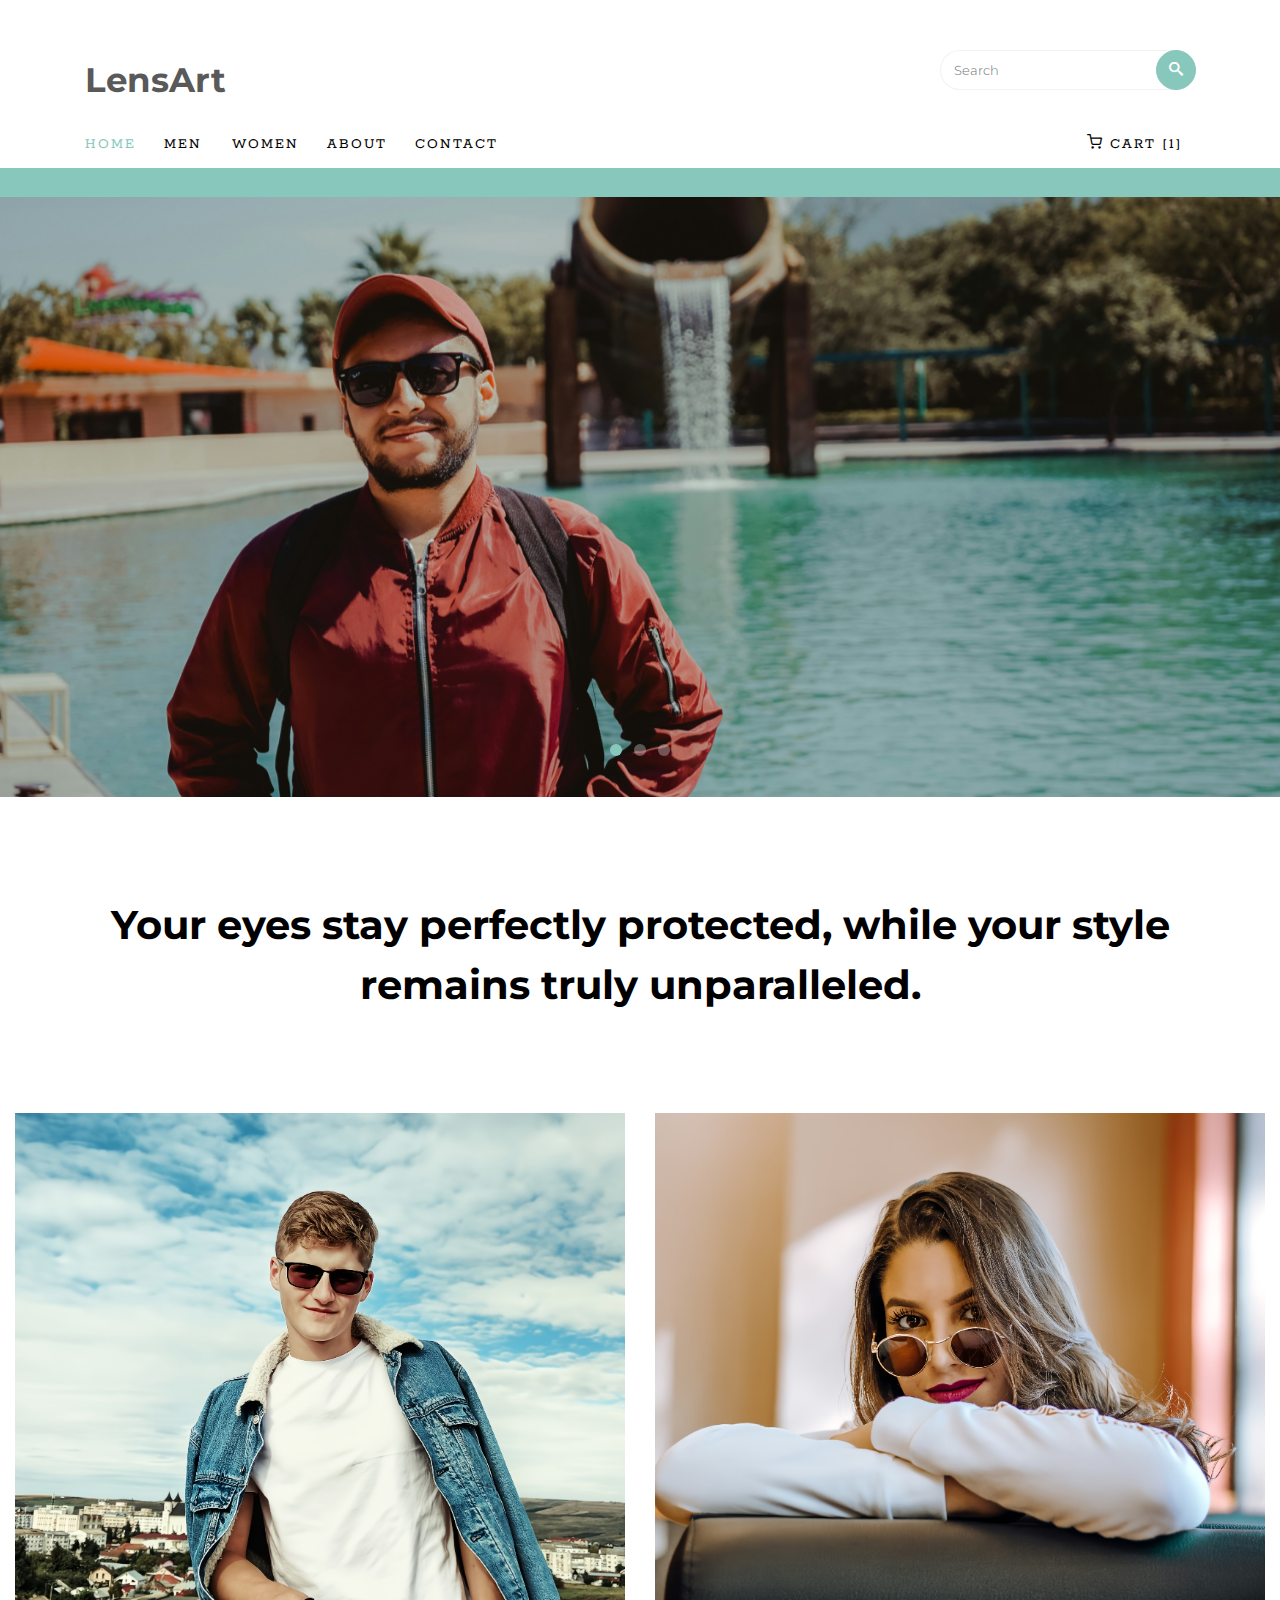
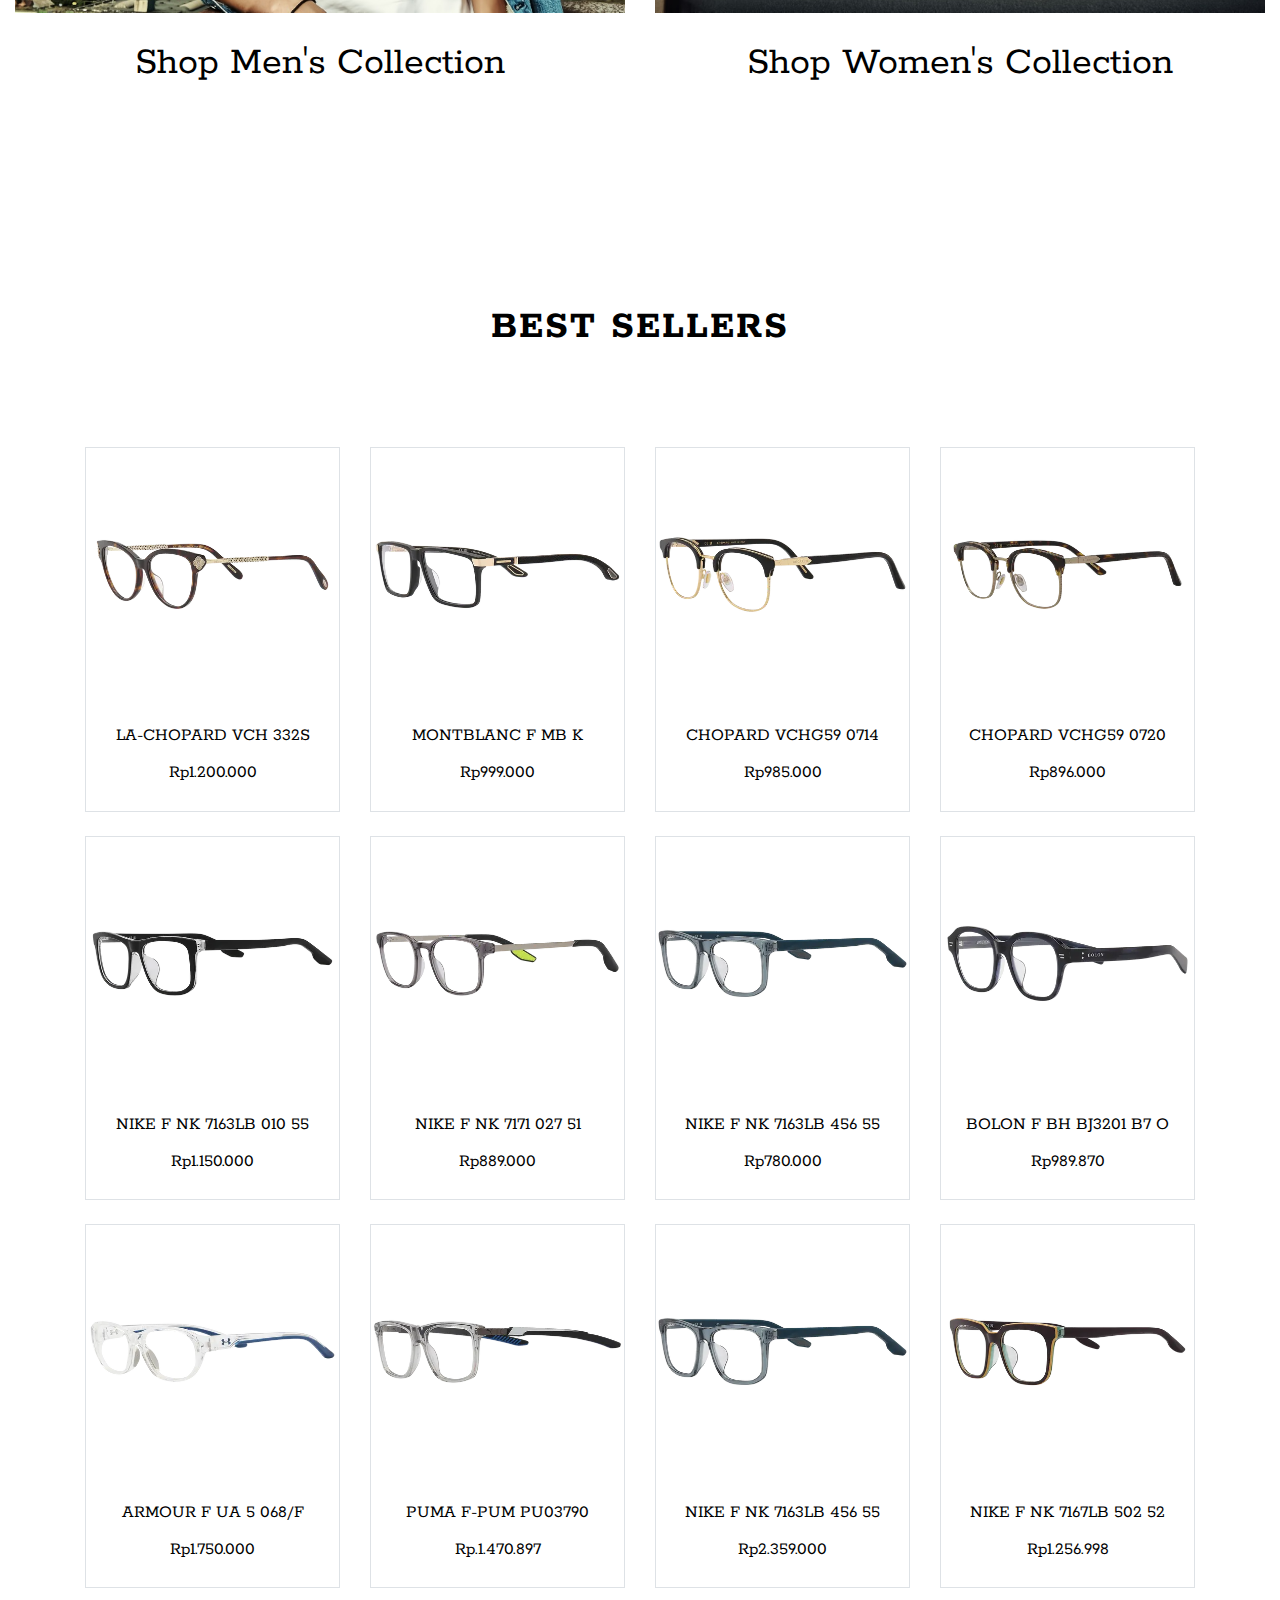
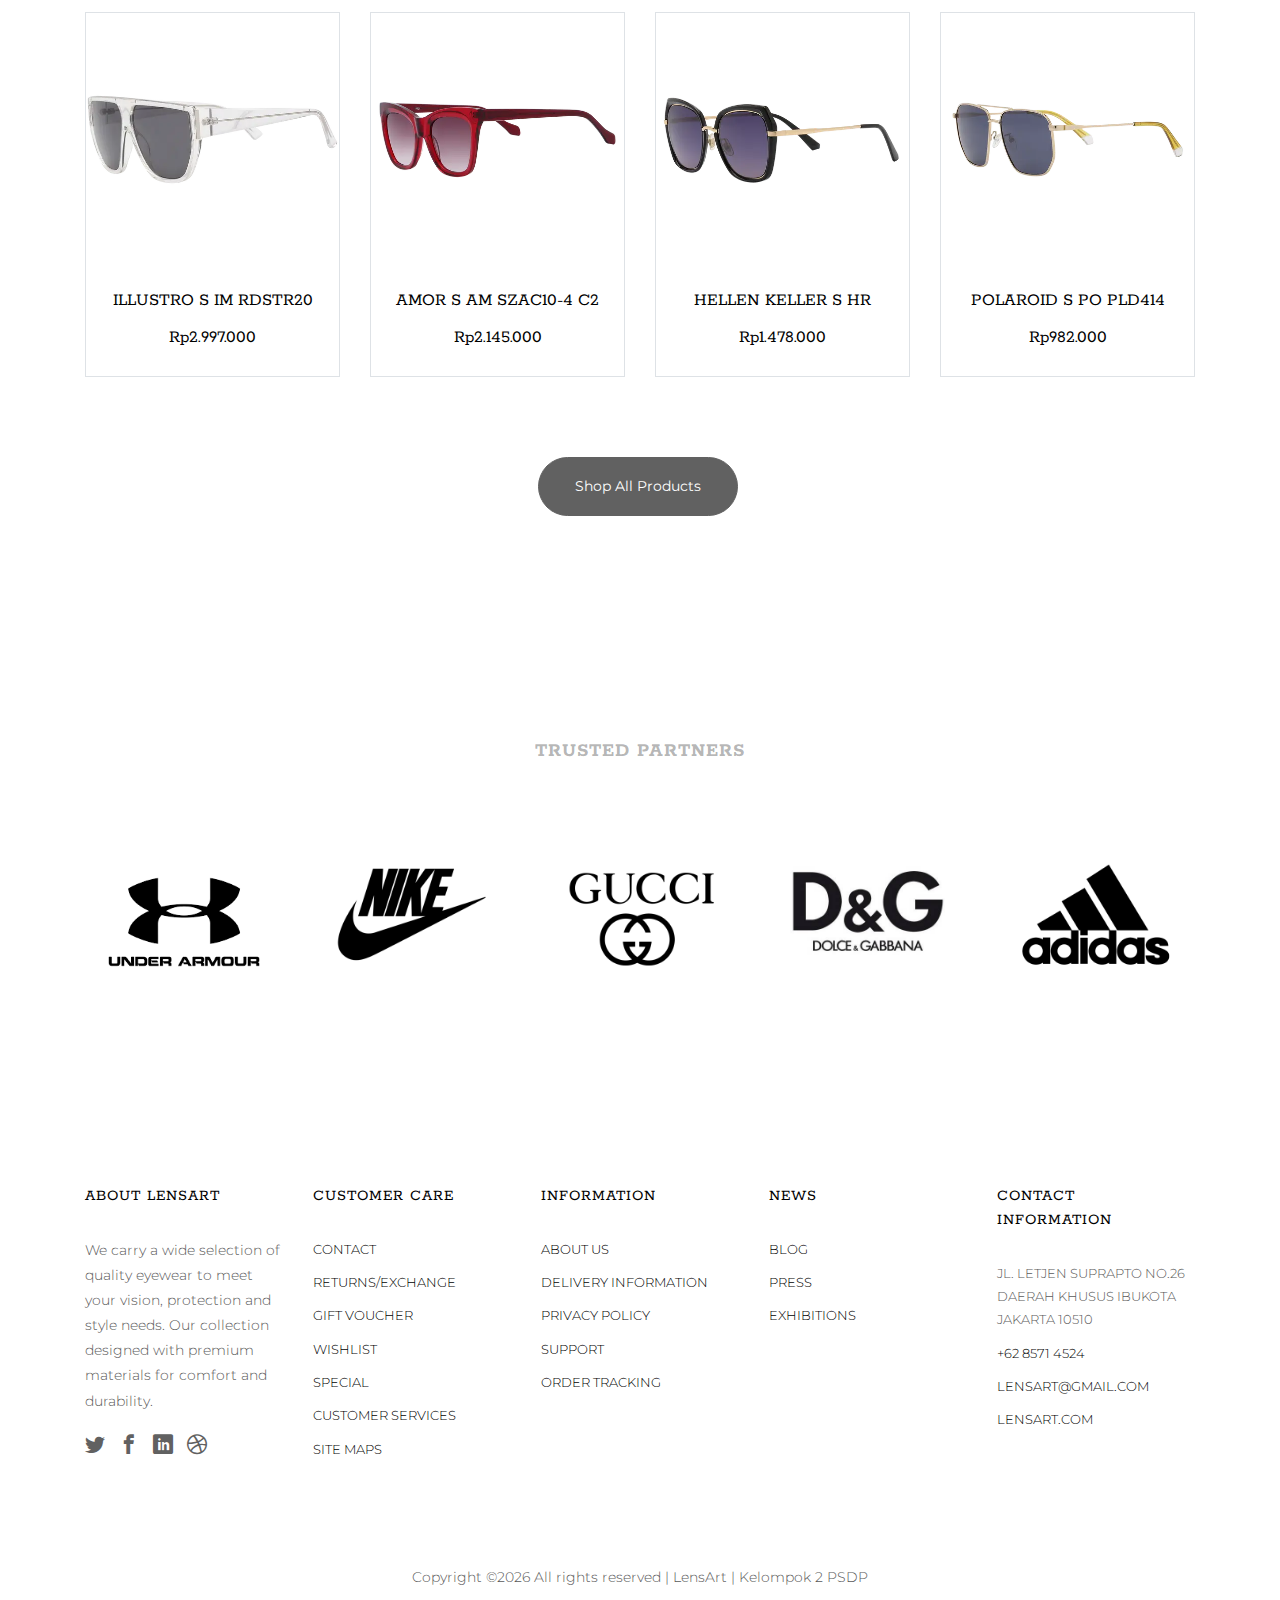
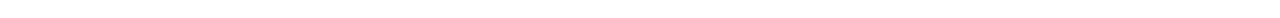
<file: index.html>
<!DOCTYPE HTML>
<html>
	<head>
	<title>LensArt - Optics</title>
   <meta charset="utf-8">
   <meta name="viewport" content="width=device-width, initial-scale=1, shrink-to-fit=no">

	<link href="https://fonts.googleapis.com/css?family=Montserrat:300,400,500,600,700" rel="stylesheet">
	<link href="https://fonts.googleapis.com/css?family=Rokkitt:100,300,400,700" rel="stylesheet">
	
	<!-- Animate.css -->
	<link rel="stylesheet" href="css/animate.css">
	<!-- Icomoon Icon Fonts-->
	<link rel="stylesheet" href="css/icomoon.css">
	<!-- Ion Icon Fonts-->
	<link rel="stylesheet" href="css/ionicons.min.css">
	<!-- Bootstrap  -->
	<link rel="stylesheet" href="css/bootstrap.min.css">

	<!-- Magnific Popup -->
	<link rel="stylesheet" href="css/magnific-popup.css">

	<!-- Flexslider  -->
	<link rel="stylesheet" href="css/flexslider.css">

	<!-- Owl Carousel -->
	<link rel="stylesheet" href="css/owl.carousel.min.css">
	<link rel="stylesheet" href="css/owl.theme.default.min.css">
	
	<!-- Date Picker -->
	<link rel="stylesheet" href="css/bootstrap-datepicker.css">
	<!-- Flaticons  -->
	<link rel="stylesheet" href="fonts/flaticon/font/flaticon.css">

	<!-- Theme style  -->
	<link rel="stylesheet" href="css/style.css">

	</head>
	<body>
		
	<div class="colorlib-loader"></div>

	<div id="page">
		<nav class="colorlib-nav" role="navigation">
			<div class="top-menu">
				<div class="container">
					<div class="row">
						<div class="col-sm-7 col-md-9">
							<div id="colorlib-logo"><a href="index.html">LensArt</a></div>
						</div>
						<div class="col-sm-5 col-md-3">
			            <form action="#" class="search-wrap">
			               <div class="form-group">
			                  <input type="search" class="form-control search" placeholder="Search">
			                  <button class="btn btn-primary submit-search text-center" type="submit"><i class="icon-search"></i></button>
			               </div>
			            </form>
			         </div>
		         </div>
					<div class="row">
						<div class="col-sm-12 text-left menu-1">
							<ul>
								<li class="active"><a href="index.html">Home</a></li>
								<li class="has-dropdown">
									<a href="men.html">Men</a>
									<!-- Dont Need 
									<ul class="dropdown">
										<li><a href="product-detail.html">Product Detail</a></li>
										<li><a href="cart.html">Shopping Cart</a></li>
										<li><a href="checkout.html">Checkout</a></li>
										<li><a href="order-complete.html">Order Complete</a></li>
										<li><a href="add-to-wishlist.html">Wishlist</a></li>
									</ul>
									-->
								</li>
								<li><a href="women.html">Women</a></li>
								<li><a href="about.html">About</a></li>
								<li><a href="contact.html">Contact</a></li>
								<li class="cart"><a href="cart.html"><i class="icon-shopping-cart"></i> Cart [1]</a></li>
							</ul>
						</div>
					</div>
				</div>
			</div>
			<div class="sale">
				<div class="container">
					<div class="row">
						<div class="col-sm-8 offset-sm-2 text-center">
							<div class="row">
								<div class="owl-carousel2">
									<div class="item">
									<!---->
										<div class="col">
											<h3><a href="#"></a></h3>
										</div>
									</div>
									<div class="item">
										<div class="col">
											<h3><a href="#"></a></h3>
										</div>
									</div>
								</div>
							</div>
						</div>
					</div>
				</div>
			</div>
		</nav>
		<aside id="colorlib-hero">
			<div class="flexslider">
				<ul class="slides">
			   	<li style="background-image: url(images/KCM-2/main-1.jpg);">
			   		<div class="overlay"></div>
			   		<div class="container-fluid">
			   			<div class="row">
				   			<div class="col-sm-6 offset-sm-3 text-center slider-text">
				   				<div class="slider-text-inner">
				   					<div class="desc">
					   					<h1 class="head-1">Men's</h1>
					   					<h2 class="head-2">Glases</h2>
					   					<h2 class="head-3">Collection</h2>
					   					<p class="category"><span>New trending Glases</span></p>
					   					<p><a href="#" class="btn btn-primary">Shop Collection</a></p>
				   					</div>
				   				</div>
				   			</div>
				   		</div>
			   		</div>
			   	</li>
			   	<li style="background-image: url(images/KCM-2/main-3.jpg);">
			   		<div class="overlay"></div>
			   		<div class="container-fluid">
			   			<div class="row">
				   			<div class="col-sm-6 offset-sm-3 text-center slider-text">
				   				<div class="slider-text-inner">
				   					<div class="desc">
					   					<h1 class="head-1">Huge</h1>
					   					<h2 class="head-2">Sale</h2>
					   					<h2 class="head-3"><strong class="font-weight-bold">50%</strong> Off</h2>
					   					<p class="category"><span>Big sale Frames</span></p>
					   					<p><a href="#" class="btn btn-primary">Shop Collection</a></p>
				   					</div>
				   				</div>
				   			</div>
				   		</div>
			   		</div>
			   	</li>
			   	<li style="background-image: url(images/KCM-2/BG-mian.webp);">
			   		<div class="overlay"></div>
			   		<div class="container-fluid">
			   			<div class="row">
				   			<div class="col-sm-6 offset-sm-3 text-center slider-text">
				   				<div class="slider-text-inner">
				   					<div class="desc">
					   					<h1 class="head-1">New</h1>
					   					<h2 class="head-2">Arrival</h2>
					   					<h2 class="head-3">up to <strong class="font-weight-bold">30%</strong> off</h2>
					   					<p class="category"><span>New stylish Frames</span></p>
					   					<p><a href="#" class="btn btn-primary">Shop Collection</a></p>
				   					</div>
				   				</div>
				   			</div>
				   		</div>
			   		</div>
			   	</li>
			  	</ul>
		  	</div>
		</aside>
		<div class="colorlib-intro">
			<div class="container">
				<div class="row">
					<div class="col-sm-12 text-center">
						<h2 class="intro">Your eyes stay perfectly protected, while your style remains truly unparalleled.</h2>
					</div>
				</div>
			</div>
		</div>
		<div class="colorlib-product">
			<div class="container-fluid">
				<div class="row">
					<div class="col-sm-6 text-center">
						<div class="featured">
							<a href="men.html" class="featured-img" style="background-image: url(images/KCM-2/main-2.jpg);"></a>
							<div class="desc">
								<h2><a href="men.html">Shop Men's Collection</a></h2>
							</div>
						</div>
					</div>
					<div class="col-sm-6 text-center">
						<div class="featured">
							<a href="women.html" class="featured-img" style="background-image: url(images/KCM-2/main-99.jpg);"></a>
							<div class="desc">
								<h2><a href="women.html">Shop Women's Collection</a></h2>
							</div>
						</div>
					</div>
				</div>
			</div>
		</div>

		<div class="colorlib-product">
			<div class="container">
				<div class="row">
					<div class="col-sm-8 offset-sm-2 text-center colorlib-heading">
						<h2>Best Sellers</h2>
					</div>
				</div>
				<div class="row row-pb-md">
					<div class="col-lg-3 mb-4 text-center">
						<div class="product-entry border">
							<a href="product-detail.html" class="prod-img">
								<img src="images/KCM-2/CG-6.webp" class="img-fluid" alt="Free html5 bootstrap 4 template">
							</a>
							<div class="desc">
								<h2><a href="#">LA-Chopard VCH 332S</a></h2>
								<span class="price">Rp1.200.000</span>
							</div>
						</div>
					</div>
					<div class="col-lg-3 mb-4 text-center">
						<div class="product-entry border">
							<a href="#" class="prod-img">
								<img src="images/KCM-2/CG-2.webp" class="img-fluid" alt="Free html5 bootstrap 4 template">
							</a>
							<div class="desc">
								<h2><a href="#">Montblanc F Mb K</a></h2>
								<span class="price">Rp999.000</span>
							</div>
						</div>
					</div>
					<div class="col-lg-3 mb-4 text-center">
						<div class="product-entry border">
							<a href="#" class="prod-img">
								<img src="images/KCM-2/CG-3.webp" class="img-fluid" alt="Free html5 bootstrap 4 template">
							</a>
							<div class="desc">
								<h2><a href="#">Chopard Vchg59 0714</a></h2>
								<span class="price">Rp985.000</span>
							</div>
						</div>
					</div>
					<div class="col-lg-3 mb-4 text-center">
						<div class="product-entry border">
							<a href="#" class="prod-img">
								<img src="images/KCM-2/CG-4.webp" class="img-fluid" alt="Free html5 bootstrap 4 template">
							</a>
							<div class="desc">
								<h2><a href="#">Chopard Vchg59 0720</a></h2>
								<span class="price">Rp896.000</span>
							</div>
						</div>
					</div>
					<div class="w-100"></div>
					<div class="col-lg-3 mb-4 text-center">
						<div class="product-entry border">
							<a href="#" class="prod-img">
								<img src="images//KCM-2/FG-1.webp" class="img-fluid" alt="Free html5 bootstrap 4 template">
							</a>
							<div class="desc">
								<h2><a href="#">Nike F NK 7163LB 010 55</a></h2>
								<span class="price">Rp1.150.000</span>
							</div>
						</div>
					</div>
					<div class="col-lg-3 mb-4 text-center">
						<div class="product-entry border">
							<a href="#" class="prod-img">
								<img src="images/KCM-2/FG-2.webp" class="img-fluid" alt="Free html5 bootstrap 4 template">
							</a>
							<div class="desc">
								<h2><a href="#">Nike F NK 7171 027 51</a></h2>
								<span class="price">Rp889.000</span>
							</div>
						</div>
					</div>
					<div class="col-lg-3 mb-4 text-center">
						<div class="product-entry border">
							<a href="#" class="prod-img">
								<img src="images/KCM-2/FG-3.webp" class="img-fluid" alt="Free html5 bootstrap 4 template">
							</a>
							<div class="desc">
								<h2><a href="#">Nike F NK 7163LB 456 55</a></h2>
								<span class="price">Rp780.000</span>
							</div>
						</div>
					</div>
					<div class="col-lg-3 mb-4 text-center">
						<div class="product-entry border">
							<a href="#" class="prod-img">
								<img src="images/KCM-2/FG-4.webp" class="img-fluid" alt="Free html5 bootstrap 4 template">
							</a>
							<div class="desc">
								<h2><a href="#">Bolon F BH BJ3201 B7 O</a></h2>
								<span class="price">Rp989.870</span>
							</div>
						</div>
					</div>
					<div class="w-100"></div>
					<div class="col-lg-3 mb-4 text-center">
						<div class="product-entry border">
							<a href="#" class="prod-img">
								<img src="images/KCM-2/SG-1.webp" class="img-fluid" alt="Free html5 bootstrap 4 template">
							</a>
							<div class="desc">
								<h2><a href="#">Armour F UA 5 068/F</a></h2>
								<span class="price">Rp1.750.000</span>
							</div>
						</div>
					</div>
					<div class="col-lg-3 mb-4 text-center">
						<div class="product-entry border">
							<a href="#" class="prod-img">
								<img src="images/KCM-2/SG-2.webp" class="img-fluid" alt="Free html5 bootstrap 4 template">
							</a>
							<div class="desc">
								<h2><a href="#">PUMA F-PUM PU03790</a></h2>
								<span class="price">Rp.1.470.897</span>
							</div>
						</div>
					</div>
					<div class="col-lg-3 mb-4 text-center">
						<div class="product-entry border">
							<a href="#" class="prod-img">
								<img src="images/KCM-2/SG-3.webp" class="img-fluid" alt="Free html5 bootstrap 4 template">
							</a>
							<div class="desc">
								<h2><a href="#">Nike F NK 7163LB 456 55</a></h2>
								<span class="price">Rp2.359.000</span>
							</div>
						</div>
					</div>
					<div class="col-lg-3 mb-4 text-center">
						<div class="product-entry border">
							<a href="#" class="prod-img">
								<img src="images/KCM-2/SG-4.webp" class="img-fluid" alt="Free html5 bootstrap 4 template">
							</a>
							<div class="desc">
								<h2><a href="#">Nike F NK 7167LB 502 52</a></h2>
								<span class="price">Rp1.256.998</span>
							</div>
						</div>
					</div>
					<div class="w-100"></div>
					<div class="col-lg-3 mb-4 text-center">
						<div class="product-entry border">
							<a href="#" class="prod-img">
								<img src="images/KCM-2/SUG-1.webp" class="img-fluid" alt="Free html5 bootstrap 4 template">
							</a>
							<div class="desc">
								<h2><a href="#">Illustro S Im Rdstr20</a></h2>
								<span class="price">Rp2.997.000</span>
							</div>
						</div>
					</div>
					<div class="col-lg-3 mb-4 text-center">
						<div class="product-entry border">
							<a href="#" class="prod-img">
								<img src="images/KCM-2/SUG-2.webp" class="img-fluid" alt="Free html5 bootstrap 4 template">
							</a>
							<div class="desc">
								<h2><a href="#">Amor S AM SZAC10-4 C2</a></h2>
								<span class="price">Rp2.145.000</span>
							</div>
						</div>
					</div>
					<div class="col-lg-3 mb-4 text-center">
						<div class="product-entry border">
							<a href="#" class="prod-img">
								<img src="images/KCM-2/SUG-3.webp" class="img-fluid" alt="Free html5 bootstrap 4 template">
							</a>
							<div class="desc">
								<h2><a href="#">Hellen Keller S HR</a></h2>
								<span class="price">Rp1.478.000</span>
							</div>
						</div>
					</div>
					<div class="col-lg-3 mb-4 text-center">
						<div class="product-entry border">
							<a href="#" class="prod-img">
								<img src="images/KCM-2/SUG-4.webp" class="img-fluid" alt="Free html5 bootstrap 4 template">
							</a>
							<div class="desc">
								<h2><a href="#">Polaroid S PO PLD414</a></h2>
								<span class="price">Rp982.000</span>
							</div>
						</div>
					</div>
				</div>
				<div class="row">
					<div class="col-md-12 text-center">
						<p><a href="#" class="btn btn-primary btn-lg">Shop All Products</a></p>
					</div>
				</div>
			</div>
		</div>

		<div class="colorlib-partner">
			<div class="container">
				<div class="row">
					<div class="col-sm-8 offset-sm-2 text-center colorlib-heading colorlib-heading-sm">
						<h2>Trusted Partners</h2>
					</div>
				</div>
				<div class="row">
					<div class="col partner-col text-center">
						<img src="images/LB-1.png" class="img-fluid" alt="Free html4 bootstrap 4 template">
					</div>
					<div class="col partner-col text-center">
						<img src="images/LB-2.jpg" class="img-fluid" alt="Free html4 bootstrap 4 template">
					</div>
					<div class="col partner-col text-center">
						<img src="images/brand-3.jpg" class="img-fluid" alt="Free html4 bootstrap 4 template">
					</div>
					<div class="col partner-col text-center">
						<img src="images/LB-5.jpg" class="img-fluid" alt="Free html4 bootstrap 4 template">
					</div>
					<div class="col partner-col text-center">
						<img src="images/brand-1.jpg" class="img-fluid" alt="Free html4 bootstrap 4 template">
					</div>
				</div>
			</div>
		</div>

		<footer id="colorlib-footer" role="contentinfo">
			<div class="container">
				<div class="row row-pb-md">
					<div class="col footer-col colorlib-widget">
						<h4>About LensArt</h4>
						<p>We carry a wide selection of quality eyewear to meet your vision, protection and style needs. Our collection designed with premium materials for comfort and durability.</p>
						<p>
							<ul class="colorlib-social-icons">
								<li><a href="#"><i class="icon-twitter"></i></a></li>
								<li><a href="#"><i class="icon-facebook"></i></a></li>
								<li><a href="#"><i class="icon-linkedin"></i></a></li>
								<li><a href="#"><i class="icon-dribbble"></i></a></li>
							</ul>
						</p>
					</div>
					<div class="col footer-col colorlib-widget">
						<h4>Customer Care</h4>
						<p>
							<ul class="colorlib-footer-links">
								<li><a href="#">Contact</a></li>
								<li><a href="#">Returns/Exchange</a></li>
								<li><a href="#">Gift Voucher</a></li>
								<li><a href="#">Wishlist</a></li>
								<li><a href="#">Special</a></li>
								<li><a href="#">Customer Services</a></li>
								<li><a href="#">Site maps</a></li>
							</ul>
						</p>
					</div>
					<div class="col footer-col colorlib-widget">
						<h4>Information</h4>
						<p>
							<ul class="colorlib-footer-links">
								<li><a href="#">About us</a></li>
								<li><a href="#">Delivery Information</a></li>
								<li><a href="#">Privacy Policy</a></li>
								<li><a href="#">Support</a></li>
								<li><a href="#">Order Tracking</a></li>
							</ul>
						</p>
					</div>

					<div class="col footer-col">
						<h4>News</h4>
						<ul class="colorlib-footer-links">
							<li><a href="#">Blog</a></li>
							<li><a href="#">Press</a></li>
							<li><a href="#">Exhibitions</a></li>
						</ul>
					</div>

					<div class="col footer-col">
						<h4>Contact Information</h4>
						<ul class="colorlib-footer-links">
							<li>Jl. Letjen Suprapto No.26<br> Daerah Khusus Ibukota Jakarta 10510</li>
							<li><a href="https://wa.me/+6285714424802?text=mas%20genteng%20saya%20bocor">+62 8571 4524</a></li>
							<li><a href="mailto:info@yoursite.com">LensArt@gmail.com</a></li>
							<li><a href="#">LensArt.com</a></li>
						</ul>
					</div>
				</div>
			</div>
			<div class="copy">
				<div class="row">
					<div class="col-sm-12 text-center">
						<p>
							<span><!-- Link back to Colorlib can't be removed. Template is licensed under CC BY 3.0. -->
Copyright &copy;<script>document.write(new Date().getFullYear());</script> All rights reserved |
<!-- Link back to Colorlib can't be removed. Template is licensed under CC BY 3.0. --></span> 
							<span class="block">LensArt | Kelompok 2 PSDP</a>
						</p>
					</div>
				</div>
			</div>
		</footer>
	</div>

	<div class="gototop js-top">
		<a href="#" class="js-gotop"><i class="ion-ios-arrow-up"></i></a>
	</div>
	
	<!-- jQuery -->
	<script src="js/jquery.min.js"></script>
   <!-- popper -->
   <script src="js/popper.min.js"></script>
   <!-- bootstrap 4.1 -->
   <script src="js/bootstrap.min.js"></script>
   <!-- jQuery easing -->
   <script src="js/jquery.easing.1.3.js"></script>
	<!-- Waypoints -->
	<script src="js/jquery.waypoints.min.js"></script>
	<!-- Flexslider -->
	<script src="js/jquery.flexslider-min.js"></script>
	<!-- Owl carousel -->
	<script src="js/owl.carousel.min.js"></script>
	<!-- Magnific Popup -->
	<script src="js/jquery.magnific-popup.min.js"></script>
	<script src="js/magnific-popup-options.js"></script>
	<!-- Date Picker -->
	<script src="js/bootstrap-datepicker.js"></script>
	<!-- Stellar Parallax -->
	<script src="js/jquery.stellar.min.js"></script>
	<!-- Main -->
	<script src="js/main.js"></script>

	</body>
</html>
</file>
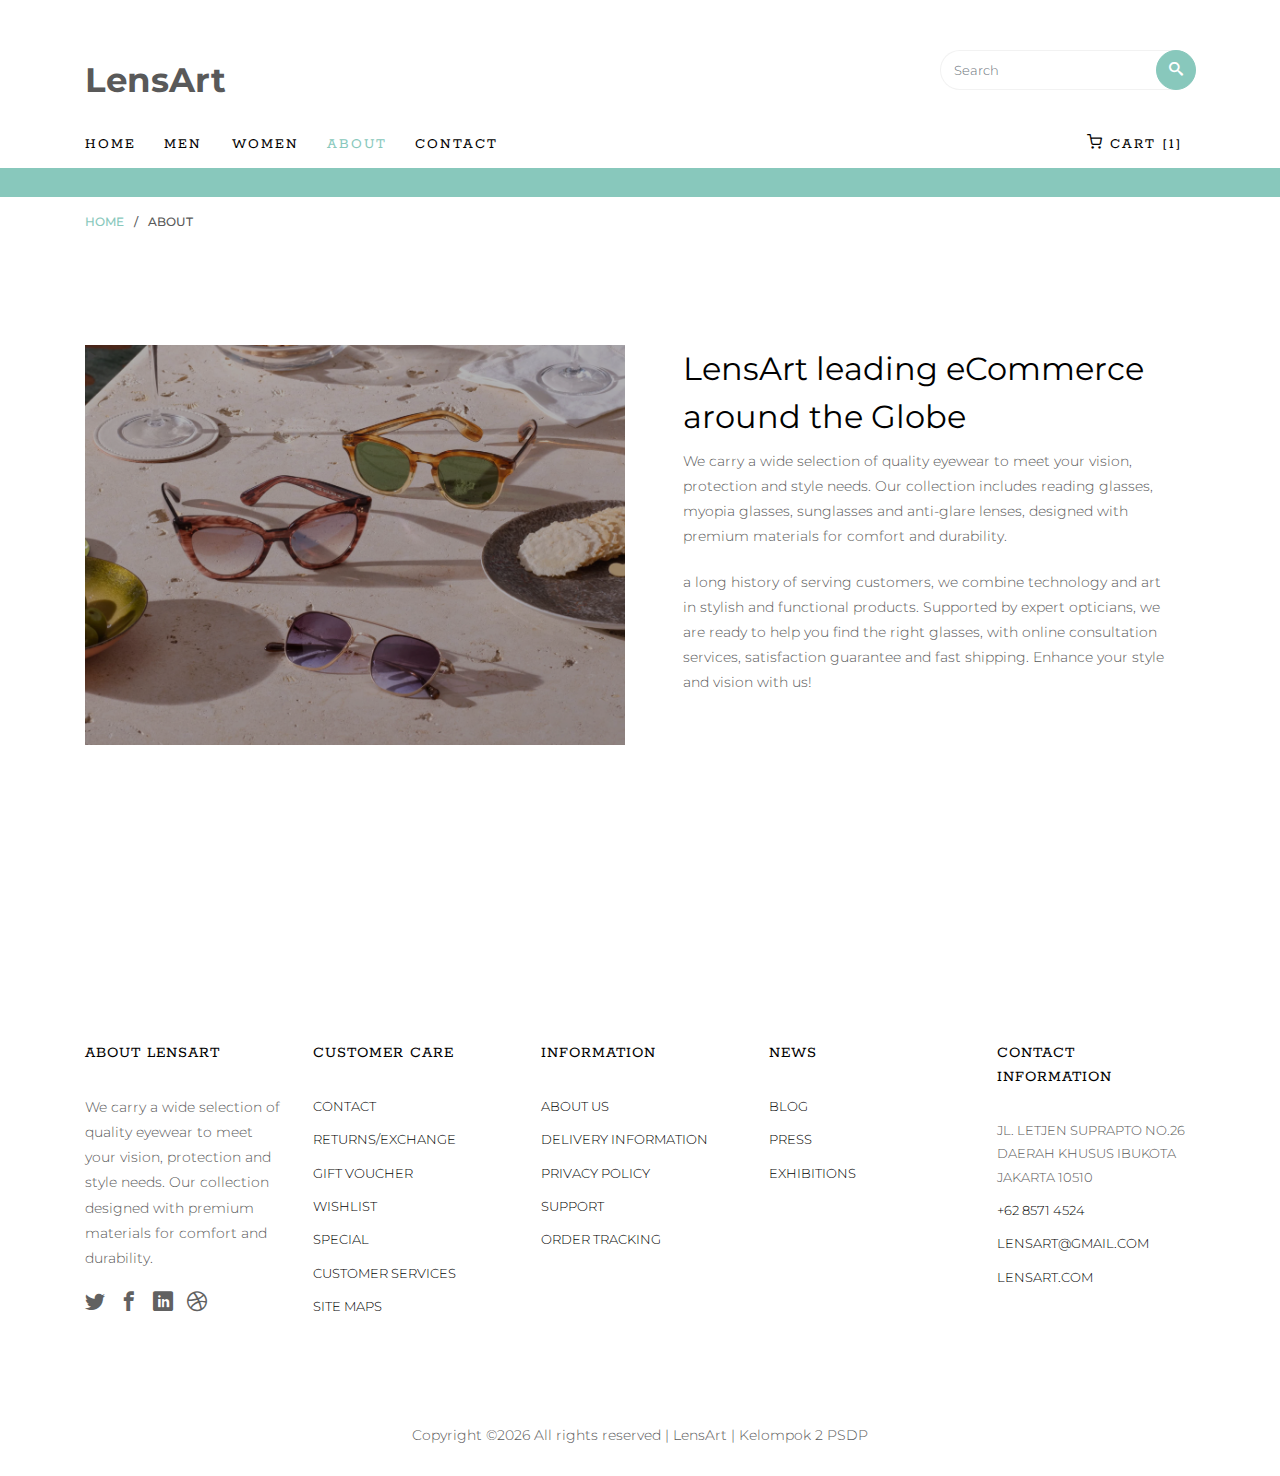
<file: about.html>
<!DOCTYPE HTML>
<html>
	<head>
	<title>LensArt - Optics</title>
   <meta charset="utf-8">
   <meta name="viewport" content="width=device-width, initial-scale=1, shrink-to-fit=no">

	<link href="https://fonts.googleapis.com/css?family=Montserrat:300,400,500,600,700" rel="stylesheet">
	<link href="https://fonts.googleapis.com/css?family=Rokkitt:100,300,400,700" rel="stylesheet">
	
	<!-- Animate.css -->
	<link rel="stylesheet" href="css/animate.css">
	<!-- Icomoon Icon Fonts-->
	<link rel="stylesheet" href="css/icomoon.css">
	<!-- Ion Icon Fonts-->
	<link rel="stylesheet" href="css/ionicons.min.css">
	<!-- Bootstrap  -->
	<link rel="stylesheet" href="css/bootstrap.min.css">

	<!-- Magnific Popup -->
	<link rel="stylesheet" href="css/magnific-popup.css">

	<!-- Flexslider  -->
	<link rel="stylesheet" href="css/flexslider.css">

	<!-- Owl Carousel -->
	<link rel="stylesheet" href="css/owl.carousel.min.css">
	<link rel="stylesheet" href="css/owl.theme.default.min.css">
	
	<!-- Date Picker -->
	<link rel="stylesheet" href="css/bootstrap-datepicker.css">
	<!-- Flaticons  -->
	<link rel="stylesheet" href="fonts/flaticon/font/flaticon.css">

	<!-- Theme style  -->
	<link rel="stylesheet" href="css/style.css">

	</head>
	<body>
		
	<div class="colorlib-loader"></div>

	<div id="page">
		<nav class="colorlib-nav" role="navigation">
			<div class="top-menu">
				<div class="container">
					<div class="row">
						<div class="col-sm-7 col-md-9">
							<div id="colorlib-logo"><a href="index.html">LensArt</a></div>
						</div>
						<div class="col-sm-5 col-md-3">
			            <form action="#" class="search-wrap">
			               <div class="form-group">
			                  <input type="search" class="form-control search" placeholder="Search">
			                  <button class="btn btn-primary submit-search text-center" type="submit"><i class="icon-search"></i></button>
			               </div>
			            </form>
			         </div>
		         </div>
					<div class="row">
						<div class="col-sm-12 text-left menu-1">
							<ul>
								<li><a href="index.html">Home</a></li>
								<li class="has-dropdown">
									<a href="men.html">Men</a>
									<!-- Dont Need 
									<ul class="dropdown">
										<li><a href="product-detail.html">Product Detail</a></li>
										<li><a href="cart.html">Shopping Cart</a></li>
										<li><a href="checkout.html">Checkout</a></li>
										<li><a href="order-complete.html">Order Complete</a></li>
										<li><a href="add-to-wishlist.html">Wishlist</a></li>
									</ul>
									-->
								</li>
								<li><a href="women.html">Women</a></li>
								<li class="active"><a href="about.html">About</a></li>
								<li><a href="contact.html">Contact</a></li>
								<li class="cart"><a href="cart.html"><i class="icon-shopping-cart"></i> Cart [1]</a></li>
							</ul>
						</div>
					</div>
				</div>
			</div>
			<div class="sale">
				<div class="container">
					<div class="row">
						<div class="col-sm-8 offset-sm-2 text-center">
							<div class="row">
								<div class="owl-carousel2">
									<div class="item">
									<!---->
										<div class="col">
											<h3><a href="#"></a></h3>
										</div>
									</div>
									<div class="item">
										<div class="col">
											<h3><a href="#"></a></h3>
										</div>
									</div>
								</div>
							</div>
						</div>
					</div>
				</div>
			</div>
		</nav>
		<div class="breadcrumbs">
			<div class="container">
				<div class="row">
					<div class="col">
						<p class="bread"><span><a href="index.html">Home</a></span> / <span>About</span></p>
					</div>
				</div>
			</div>
		</div>


		<div class="colorlib-about">
			<div class="container">
				<div class="row row-pb-lg">
					<div class="col-sm-6 mb-3">
						<div class="video colorlib-video" style="background-image: url(images/KCM-2/BG-mian.webp)";
							<a href="" class="popup-vimeo"><i class="icon-play3"></i></a>
							<div class="overlay"></div>
						</div>
					</div>
					<div class="col-sm-6">
						<div class="about-wrap">
							<h2>LensArt leading eCommerce around the Globe</h2>
							<p>We carry a wide selection of quality eyewear to meet your vision, protection and style needs. Our collection includes reading glasses, myopia glasses, sunglasses and anti-glare lenses, designed with premium materials for comfort and durability.	</p>
							<p>a long history of serving customers, we combine technology and art in stylish and functional products. Supported by expert opticians, we are ready to help you find the right glasses, with online consultation services, satisfaction guarantee and fast shipping. Enhance your style and vision with us!</p>
						</div>
					</div>
				</div>
			</div>
		</div>

		<footer id="colorlib-footer" role="contentinfo">
			<div class="container">
				<div class="row row-pb-md">
					<div class="col footer-col colorlib-widget">
						<h4>About LensArt</h4>
						<p>We carry a wide selection of quality eyewear to meet your vision, protection and style needs. Our collection designed with premium materials for comfort and durability.</p>
						<p>
							<ul class="colorlib-social-icons">
								<li><a href="#"><i class="icon-twitter"></i></a></li>
								<li><a href="#"><i class="icon-facebook"></i></a></li>
								<li><a href="#"><i class="icon-linkedin"></i></a></li>
								<li><a href="#"><i class="icon-dribbble"></i></a></li>
							</ul>
						</p>
					</div>
					<div class="col footer-col colorlib-widget">
						<h4>Customer Care</h4>
						<p>
							<ul class="colorlib-footer-links">
								<li><a href="#">Contact</a></li>
								<li><a href="#">Returns/Exchange</a></li>
								<li><a href="#">Gift Voucher</a></li>
								<li><a href="#">Wishlist</a></li>
								<li><a href="#">Special</a></li>
								<li><a href="#">Customer Services</a></li>
								<li><a href="#">Site maps</a></li>
							</ul>
						</p>
					</div>
					<div class="col footer-col colorlib-widget">
						<h4>Information</h4>
						<p>
							<ul class="colorlib-footer-links">
								<li><a href="#">About us</a></li>
								<li><a href="#">Delivery Information</a></li>
								<li><a href="#">Privacy Policy</a></li>
								<li><a href="#">Support</a></li>
								<li><a href="#">Order Tracking</a></li>
							</ul>
						</p>
					</div>

					<div class="col footer-col">
						<h4>News</h4>
						<ul class="colorlib-footer-links">
							<li><a href="#">Blog</a></li>
							<li><a href="#">Press</a></li>
							<li><a href="#">Exhibitions</a></li>
						</ul>
					</div>

					<div class="col footer-col">
						<h4>Contact Information</h4>
						<ul class="colorlib-footer-links">
							<li>Jl. Letjen Suprapto No.26<br> Daerah Khusus Ibukota Jakarta 10510</li>
							<li><a href="https://wa.me/+62?text=mas%20genteng%20saya%20bocor">+62 8571 4524</a></li>
							<li><a href="mailto:info@yoursite.com">LensArt@gmail.com</a></li>
							<li><a href="#">LensArt.com</a></li>
						</ul>
					</div>
				</div>
			</div>
			<div class="copy">
				<div class="row">
					<div class="col-sm-12 text-center">
						<p>
							<span><!-- Link back to Colorlib can't be removed. Template is licensed under CC BY 3.0. -->
Copyright &copy;<script>document.write(new Date().getFullYear());</script> All rights reserved |
<!-- Link back to Colorlib can't be removed. Template is licensed under CC BY 3.0. --></span> 
							<span class="block">LensArt | Kelompok 2 PSDP</a>
						</p>
					</div>
				</div>
			</div>
		</footer>
	</div>

	<div class="gototop js-top">
		<a href="#" class="js-gotop"><i class="ion-ios-arrow-up"></i></a>
	</div>
	
	<!-- jQuery -->
	<script src="js/jquery.min.js"></script>
   <!-- popper -->
   <script src="js/popper.min.js"></script>
   <!-- bootstrap 4.1 -->
   <script src="js/bootstrap.min.js"></script>
   <!-- jQuery easing -->
   <script src="js/jquery.easing.1.3.js"></script>
	<!-- Waypoints -->
	<script src="js/jquery.waypoints.min.js"></script>
	<!-- Flexslider -->
	<script src="js/jquery.flexslider-min.js"></script>
	<!-- Owl carousel -->
	<script src="js/owl.carousel.min.js"></script>
	<!-- Magnific Popup -->
	<script src="js/jquery.magnific-popup.min.js"></script>
	<script src="js/magnific-popup-options.js"></script>
	<!-- Date Picker -->
	<script src="js/bootstrap-datepicker.js"></script>
	<!-- Stellar Parallax -->
	<script src="js/jquery.stellar.min.js"></script>
	<!-- Main -->
	<script src="js/main.js"></script>

	</body>
</html>
</file>
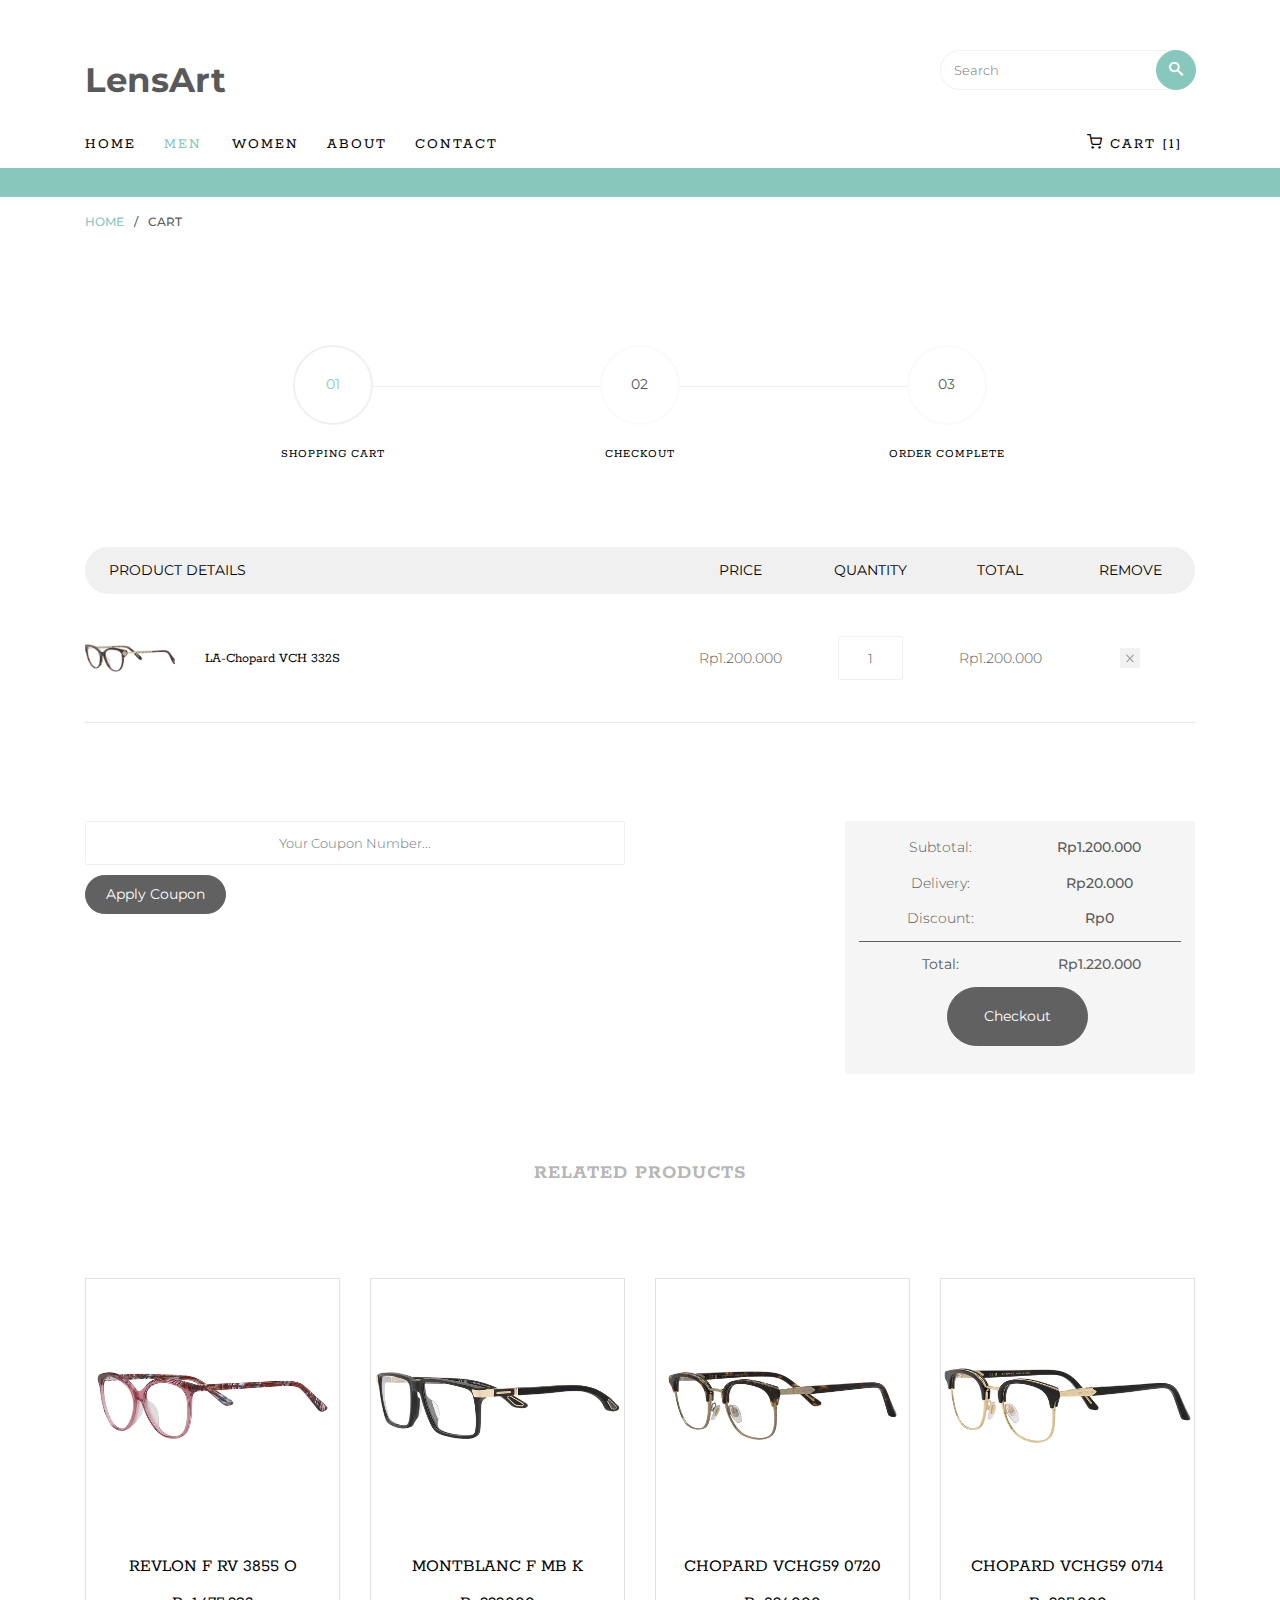
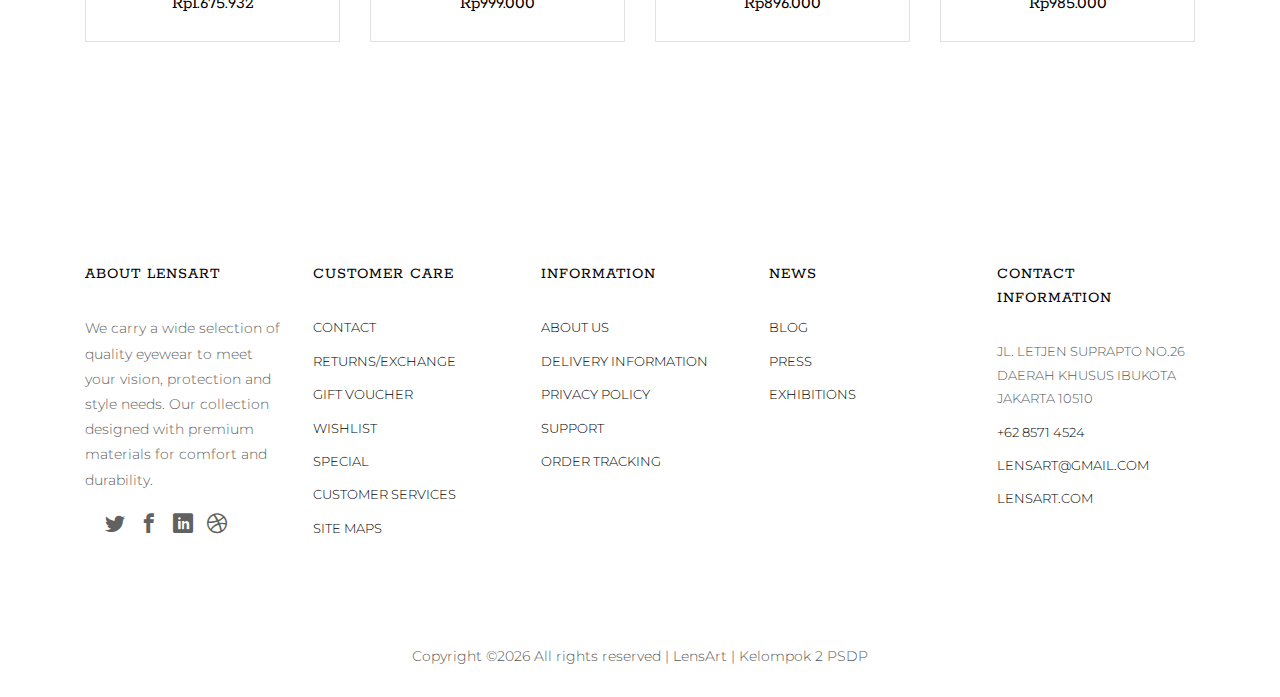
<file: cart.html>
<!DOCTYPE HTML>
<html>
	<head>
	<title>LensArt - Optics</title>
   <meta charset="utf-8">
   <meta name="viewport" content="width=device-width, initial-scale=1, shrink-to-fit=no">

	<link href="https://fonts.googleapis.com/css?family=Montserrat:300,400,500,600,700" rel="stylesheet">
	<link href="https://fonts.googleapis.com/css?family=Rokkitt:100,300,400,700" rel="stylesheet">
	
	<!-- Animate.css -->
	<link rel="stylesheet" href="css/animate.css">
	<!-- Icomoon Icon Fonts-->
	<link rel="stylesheet" href="css/icomoon.css">
	<!-- Ion Icon Fonts-->
	<link rel="stylesheet" href="css/ionicons.min.css">
	<!-- Bootstrap  -->
	<link rel="stylesheet" href="css/bootstrap.min.css">

	<!-- Magnific Popup -->
	<link rel="stylesheet" href="css/magnific-popup.css">

	<!-- Flexslider  -->
	<link rel="stylesheet" href="css/flexslider.css">

	<!-- Owl Carousel -->
	<link rel="stylesheet" href="css/owl.carousel.min.css">
	<link rel="stylesheet" href="css/owl.theme.default.min.css">
	
	<!-- Date Picker -->
	<link rel="stylesheet" href="css/bootstrap-datepicker.css">
	<!-- Flaticons  -->
	<link rel="stylesheet" href="fonts/flaticon/font/flaticon.css">

	<!-- Theme style  -->
	<link rel="stylesheet" href="css/style.css">

	</head>
	<body>
		
	<div class="colorlib-loader"></div>

	<div id="page">
		<nav class="colorlib-nav" role="navigation">
			<div class="top-menu">
				<div class="container">
					<div class="row">
						<div class="col-sm-7 col-md-9">
							<div id="colorlib-logo"><a href="index.html">LensArt</a></div>
						</div>
						<div class="col-sm-5 col-md-3">
			            <form action="#" class="search-wrap">
			               <div class="form-group">
			                  <input type="search" class="form-control search" placeholder="Search">
			                  <button class="btn btn-primary submit-search text-center" type="submit"><i class="icon-search"></i></button>
			               </div>
			            </form>
			         </div>
		         </div>
					<div class="row">
						<div class="col-sm-12 text-left menu-1">
							<ul>
								<li><a href="index.html">Home</a></li>
								<li class="has-dropdown active">
									<a href="men.html">Men</a>
									<!-- Dont Need 
									<ul class="dropdown">
										<li><a href="product-detail.html">Product Detail</a></li>
										<li><a href="cart.html">Shopping Cart</a></li>
										<li><a href="checkout.html">Checkout</a></li>
										<li><a href="order-complete.html">Order Complete</a></li>
										<li><a href="add-to-wishlist.html">Wishlist</a></li>
									</ul>
									-->
								</li>
								<li><a href="women.html">Women</a></li>
								<li><a href="about.html">About</a></li>
								<li><a href="contact.html">Contact</a></li>
								<li class="cart"><a href="cart.html"><i class="icon-shopping-cart"></i> Cart [1]</a></li>
							</ul>
						</div>
					</div>
				</div>
			</div>
			<div class="sale">
				<div class="container">
					<div class="row">
						<div class="col-sm-8 offset-sm-2 text-center">
							<div class="row">
								<div class="owl-carousel2">
									<div class="item">
										<div class="col">
											<h3><a href="#"></a></h3>
										</div>
									</div>
									<div class="item">
										<div class="col">
											<h3><a href="#"></a></h3>
										</div>
									</div>
								</div>
							</div>
						</div>
					</div>
				</div>
			</div>
		</nav>

		<div class="breadcrumbs">
			<div class="container">
				<div class="row">
					<div class="col">
						<p class="bread"><span><a href="index.html">Home</a></span> / <span>Cart</span></p>
					</div>
				</div>
			</div>
		</div>


		<div class="colorlib-product">
			<div class="container">
				<div class="row row-pb-lg">
					<div class="col-md-10 offset-md-1">
						<div class="process-wrap">
							<div class="process text-center active">
								<p><span>01</span></p>
								<h3>Shopping Cart</h3>
							</div>
							<div class="process text-center">
								<p><span>02</span></p>
								<h3>Checkout</h3>
							</div>
							<div class="process text-center">
								<p><span>03</span></p>
								<h3>Order Complete</h3>
							</div>
						</div>
					</div>
				</div>
				<div class="row row-pb-lg">
					<div class="col-md-12">
						<div class="product-name d-flex">
							<div class="one-forth text-left px-4">
								<span>Product Details</span>
							</div>
							<div class="one-eight text-center">
								<span>Price</span>
							</div>
							<div class="one-eight text-center">
								<span>Quantity</span>
							</div>
							<div class="one-eight text-center">
								<span>Total</span>
							</div>
							<div class="one-eight text-center px-4">
								<span>Remove</span>
							</div>
						</div>
						<div class="product-cart d-flex">
							<div class="one-forth">
								<div class="product-img" style="background-image: url(images/KCM-2/CG-6.webp);">
								</div>
								<div class="display-tc">
									<h3>LA-Chopard VCH 332S</h3>
								</div>
							</div>
							<div class="one-eight text-center">
								<div class="display-tc">
									<span class="price">Rp1.200.000</span>
								</div>
							</div>
							<div class="one-eight text-center">
								<div class="display-tc">
									<input type="text" id="quantity" name="quantity" class="form-control input-number text-center" value="1" min="1" max="100">
								</div>
							</div>
							<div class="one-eight text-center">
								<div class="display-tc">
									<span class="price">Rp1.200.000</span>
								</div>
							</div>
							<div class="one-eight text-center">
								<div class="display-tc">
									<a href="#" class="closed"></a>
								</div>
							</div>
						</div>
						<!--
						<div class="product-cart d-flex">
							<div class="one-forth">
								<div class="product-img" style="background-image: url(images/item-7.jpg);">
								</div>
								<div class="display-tc">
									<h3>Product Name</h3>
								</div>
							</div>
							<div class="one-eight text-center">
								<div class="display-tc">
									<span class="price">$68.00</span>
								</div>
							</div>
							<div class="one-eight text-center">
								<div class="display-tc">
									<form action="#">
										<input type="text" name="quantity" class="form-control input-number text-center" value="1" min="1" max="100">
									</form>
								</div>
							</div>
							<div class="one-eight text-center">
								<div class="display-tc">
									<span class="price">$120.00</span>
								</div>
							</div>
							<div class="one-eight text-center">
								<div class="display-tc">
									<a href="#" class="closed"></a>
								</div>
							</div>
						</div>
						<div class="product-cart d-flex">
							<div class="one-forth">
								<div class="product-img" style="background-image: url(images/item-8.jpg);">
								</div>
								<div class="display-tc">
									<h3>Product Name</h3>
								</div>
							</div>
							<div class="one-eight text-center">
								<div class="display-tc">
									<span class="price">$68.00</span>
								</div>
							</div>
							<div class="one-eight text-center">
								<div class="display-tc">
									<input type="text" id="quantity" name="quantity" class="form-control input-number text-center" value="1" min="1" max="100">
								</div>
							</div>
							<div class="one-eight text-center">
								<div class="display-tc">
									<span class="price">$120.00</span>
								</div>
							</div>
							<div class="one-eight text-center">
								<div class="display-tc">
									<a href="#" class="closed"></a>
								</div>
							</div>
						</div>
					-->
					</div>
				</div>
				<div class="row row-pb-lg">
					<div class="col-md-12">
						<div class="total-wrap">
							<div class="row">
								<div class="col-sm-8">
									<form action="#">
										<div class="row form-group">
											<div class="col-sm-9">
												<input type="text" name="quantity" class="form-control input-number" placeholder="Your Coupon Number...">
											</div>
											<div class="col-sm-3">
												<input type="submit" value="Apply Coupon" class="btn btn-primary">
											</div>
										</div>
									</form>
								</div>
								<div class="col-sm-4 text-center">
									<div class="total">
										<div class="sub">
											<p><span>Subtotal:</span> <span>Rp1.200.000</span></p>
											<p><span>Delivery:</span> <span>Rp20.000</span></p>
											<p><span>Discount:</span> <span>Rp0</span></p>
										</div>
										<div class="grand-total">
											<p><span><strong>Total:</strong></span> <span>Rp1.220.000</span></p>
										</div>
										<div class="col-md-12 text-center">
											<p><a href="checkout-1.html" class="btn btn-primary btn-lg">Checkout</a></p>
										</div>
									</div>
								</div>
							</div>
						</div>
					</div>
				</div>

				<div class="row">
					<div class="col-sm-8 offset-sm-2 text-center colorlib-heading colorlib-heading-sm">
						<h2>Related Products</h2>
					</div>
				</div>
				<div class="row">
					<div class="col-md-3 col-lg-3 mb-4 text-center">
						<div class="product-entry border">
							<a href="#" class="prod-img">
								<img src="images/KCM-3/wn-10.webp" class="img-fluid" alt="Free html5 bootstrap 4 template">
							</a>
							<div class="desc">
								<h2><a href="#">Revlon F RV 3855 O</a></h2>
								<span class="price">Rp1.675.932</span>
							</div>
						</div>
					</div>
					<div class="col-md-3 col-lg-3 mb-4 text-center">
						<div class="product-entry border">
							<a href="#" class="prod-img">
								<img src="images/KCM-2/CG-2.webp" class="img-fluid" alt="Free html5 bootstrap 4 template">
							</a>
							<div class="desc">
								<h2><a href="#">Montblanc F Mb K</a></h2>
								<span class="price">Rp999.000</span>
							</div>
						</div>
					</div>
					<div class="col-md-3 col-lg-3 mb-4 text-center">
						<div class="product-entry border">
							<a href="#" class="prod-img">
								<img src="images/KCM-2/CG-4.webp" class="img-fluid" alt="Free html5 bootstrap 4 template">
							</a>
							<div class="desc">
								<h2><a href="#">Chopard Vchg59 0720</a></h2>
								<span class="price">Rp896.000</span>
							</div>
						</div>
					</div>
					<div class="col-md-3 col-lg-3 mb-4 text-center">
						<div class="product-entry border">
							<a href="#" class="prod-img">
								<img src="images/KCM-2/CG-3.webp" class="img-fluid" alt="Free html5 bootstrap 4 template">
							</a>
							<div class="desc">
								<h2><a href="#">Chopard Vchg59 0714</h2>
								<span class="price">Rp985.000</span>
							</div>
						</div>
					</div>
				</div>
			</div>
		</div>

		<footer id="colorlib-footer" role="contentinfo">
			<div class="container">
				<div class="row row-pb-md">
					<div class="col footer-col colorlib-widget">
						<h4>About LensArt</h4>
						<p>We carry a wide selection of quality eyewear to meet your vision, protection and style needs. Our collection designed with premium materials for comfort and durability.</p>
						<p>
							<ul class="colorlib-social-icons">
								<li><a href="#"><i class="icon-twitter"></i></a></li>
								<li><a href="#"><i class="icon-facebook"></i></a></li>
								<li><a href="#"><i class="icon-linkedin"></i></a></li>
								<li><a href="#"><i class="icon-dribbble"></i></a></li>
							</ul>
						</p>
					</div>
					<div class="col footer-col colorlib-widget">
						<h4>Customer Care</h4>
						<p>
							<ul class="colorlib-footer-links">
								<li><a href="#">Contact</a></li>
								<li><a href="#">Returns/Exchange</a></li>
								<li><a href="#">Gift Voucher</a></li>
								<li><a href="#">Wishlist</a></li>
								<li><a href="#">Special</a></li>
								<li><a href="#">Customer Services</a></li>
								<li><a href="#">Site maps</a></li>
							</ul>
						</p>
					</div>
					<div class="col footer-col colorlib-widget">
						<h4>Information</h4>
						<p>
							<ul class="colorlib-footer-links">
								<li><a href="#">About us</a></li>
								<li><a href="#">Delivery Information</a></li>
								<li><a href="#">Privacy Policy</a></li>
								<li><a href="#">Support</a></li>
								<li><a href="#">Order Tracking</a></li>
							</ul>
						</p>
					</div>

					<div class="col footer-col">
						<h4>News</h4>
						<ul class="colorlib-footer-links">
							<li><a href="#">Blog</a></li>
							<li><a href="#">Press</a></li>
							<li><a href="#">Exhibitions</a></li>
						</ul>
					</div>

					<div class="col footer-col">
						<h4>Contact Information</h4>
						<ul class="colorlib-footer-links">
							<li>Jl. Letjen Suprapto No.26<br> Daerah Khusus Ibukota Jakarta 10510</li>
							<li><a href="https://wa.me/+62?text=mas%20genteng%20saya%20bocor">+62 8571 4524</a></li>
							<li><a href="mailto:info@yoursite.com">LensArt@gmail.com</a></li>
							<li><a href="#">LensArt.com</a></li>
						</ul>
					</div>
				</div>
			</div>
			<div class="copy">
				<div class="row">
					<div class="col-sm-12 text-center">
						<p>
							<span><!-- Link back to Colorlib can't be removed. Template is licensed under CC BY 3.0. -->
Copyright &copy;<script>document.write(new Date().getFullYear());</script> All rights reserved |
<!-- Link back to Colorlib can't be removed. Template is licensed under CC BY 3.0. --></span> 
							<span class="block">LensArt | Kelompok 2 PSDP</a>
						</p>
					</div>
				</div>
			</div>
		</footer>
	</div>

	<div class="gototop js-top">
		<a href="#" class="js-gotop"><i class="ion-ios-arrow-up"></i></a>
	</div>
	
	<!-- jQuery -->
	<script src="js/jquery.min.js"></script>
   <!-- popper -->
   <script src="js/popper.min.js"></script>
   <!-- bootstrap 4.1 -->
   <script src="js/bootstrap.min.js"></script>
   <!-- jQuery easing -->
   <script src="js/jquery.easing.1.3.js"></script>
	<!-- Waypoints -->
	<script src="js/jquery.waypoints.min.js"></script>
	<!-- Flexslider -->
	<script src="js/jquery.flexslider-min.js"></script>
	<!-- Owl carousel -->
	<script src="js/owl.carousel.min.js"></script>
	<!-- Magnific Popup -->
	<script src="js/jquery.magnific-popup.min.js"></script>
	<script src="js/magnific-popup-options.js"></script>
	<!-- Date Picker -->
	<script src="js/bootstrap-datepicker.js"></script>
	<!-- Stellar Parallax -->
	<script src="js/jquery.stellar.min.js"></script>
	<!-- Main -->
	<script src="js/main.js"></script>

	</body>
</html>
</file>
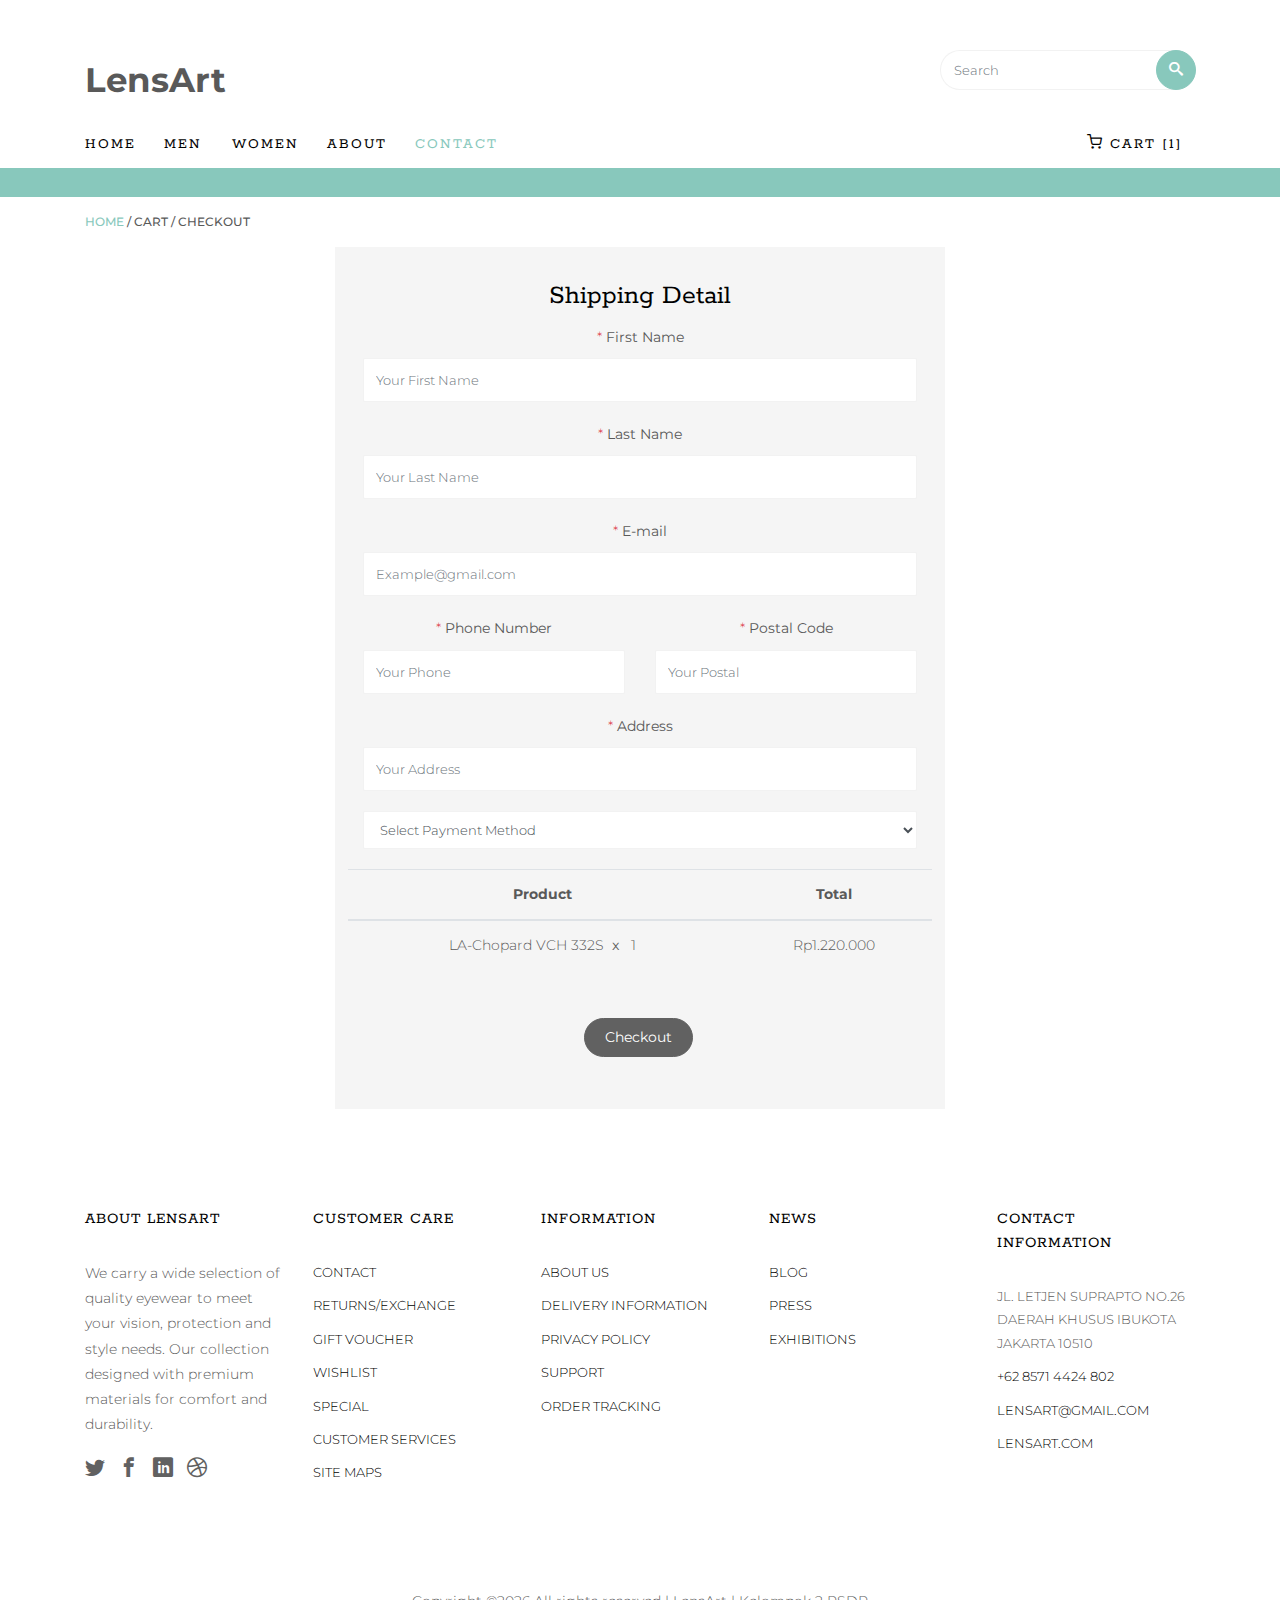
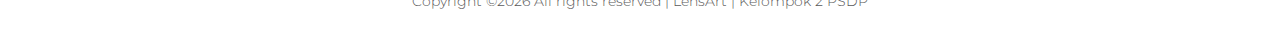
<file: checkout-1.html>
<!DOCTYPE HTML>
<html>
	<head>
	<title>LensArt - Optics</title>
   <meta charset="utf-8">
   <meta name="viewport" content="width=device-width, initial-scale=1, shrink-to-fit=no">

  <!-- Facebook and Twitter integration -->
	<meta property="og:title" content=""/>
	<meta property="og:image" content=""/>
	<meta property="og:url" content=""/>
	<meta property="og:site_name" content=""/>
	<meta property="og:description" content=""/>
	<meta name="twitter:title" content="" />
	<meta name="twitter:image" content="" />
	<meta name="twitter:url" content="" />
	<meta name="twitter:card" content="" />

	<link href="https://fonts.googleapis.com/css?family=Montserrat:300,400,500,600,700" rel="stylesheet">
	<link href="https://fonts.googleapis.com/css?family=Rokkitt:100,300,400,700" rel="stylesheet">
	
	<!-- Animate.css -->
	<link rel="stylesheet" href="css/animate.css">
	<!-- Icomoon Icon Fonts-->
	<link rel="stylesheet" href="css/icomoon.css">
	<!-- Ion Icon Fonts-->
	<link rel="stylesheet" href="css/ionicons.min.css">
	<!-- Bootstrap  -->
	<link rel="stylesheet" href="css/bootstrap.min.css">

	<!-- Magnific Popup -->
	<link rel="stylesheet" href="css/magnific-popup.css">

	<!-- Flexslider  -->
	<link rel="stylesheet" href="css/flexslider.css">

	<!-- Owl Carousel -->
	<link rel="stylesheet" href="css/owl.carousel.min.css">
	<link rel="stylesheet" href="css/owl.theme.default.min.css">
	
	<!-- Date Picker -->
	<link rel="stylesheet" href="css/bootstrap-datepicker.css">
	<!-- Flaticons  -->
	<link rel="stylesheet" href="fonts/flaticon/font/flaticon.css">

	<!-- Theme style  -->
	<link rel="stylesheet" href="css/style.css">

	</head>
	<body>
		
	<div class="colorlib-loader"></div>

	<div id="page">
		<nav class="colorlib-nav" role="navigation">
			<div class="top-menu">
				<div class="container">
					<div class="row">
						<div class="col-sm-7 col-md-9">
							<div id="colorlib-logo"><a href="index.html">LensArt</a></div>
						</div>
						<div class="col-sm-5 col-md-3">
			            <form action="#" class="search-wrap">
			               <div class="form-group">
			                  <input type="search" class="form-control search" placeholder="Search">
			                  <button class="btn btn-primary submit-search text-center" type="submit"><i class="icon-search"></i></button>
			               </div>
			            </form>
			         </div>
		         </div>
					<div class="row">
						<div class="col-sm-12 text-left menu-1">
							<ul>
								<li><a href="index.html">Home</a></li>
								<li class="has-dropdown">
									<a href="men.html">Men</a>
									<!-- Dont Need 
									<ul class="dropdown">
										<li><a href="product-detail.html">Product Detail</a></li>
										<li><a href="cart.html">Shopping Cart</a></li>
										<li><a href="checkout.html">Checkout</a></li>
										<li><a href="order-complete.html">Order Complete</a></li>
										<li><a href="add-to-wishlist.html">Wishlist</a></li>
									</ul>
									-->
								</li>
								<li><a href="women.html">Women</a></li>
								<li><a href="about.html">About</a></li>
								<li class="active"><a href="contact.html">Contact</a></li>
								<li class="cart"><a href="cart.html"><i class="icon-shopping-cart"></i> Cart [1]</a></li>
							</ul>
						</div>
					</div>
				</div>
			</div>
			<div class="sale">
				<div class="container">
					<div class="row">
						<div class="col-sm-8 offset-sm-2 text-center">
							<div class="row">
								<div class="owl-carousel2">
									<div class="item">
									<!---->
										<div class="col">
											<h3><a href="#"></a></h3>
										</div>
									</div>
									<div class="item">
										<div class="col">
											<h3><a href="#"></a></h3>
										</div>
									</div>
								</div>
							</div>
						</div>
					</div>
				</div>
			</div>
		</nav>

		<div class="breadcrumbs">
			<div class="container">
				<div class="row">
					<div class="col">
						<p class="bread"><span><a href="index.html">Home</a> / Cart / Checkout</p>
					</div>
				</div>
			</div>
		</div>

		<center>					
			<div class="col-md-6">
				<div class="contact-wrap">
					<h3>Shipping Detail</h3>
					<form action="#" class="contact-form">
						<div class="row">
							<div class="col-sm-12">
								<div class="form-group">
									<span class="text-danger">*</span></label>
									<label for="subject">First Name</label>
									<input type="text" id="subject" class="form-control" placeholder="Your First Name" maxlength="20">
								</div>
							</div>
							<div class="col-sm-12">
								<div class="form-group">
									<span class="text-danger">*</span></label>
									<label for="subject">Last Name</label>
									<input type="text" id="subject" class="form-control" placeholder="Your Last Name"  maxlength="20">
								</div>
							</div>
							<div class="col-md-12">
								<div class="form-group">
									<span class="text-danger">*</span></label>
									<label for="fname">E-mail</label>
									<input type="text" id="fname" class="form-control" placeholder="Example@gmail.com"  maxlength="30">
								</div>
							</div>
							<div class="col-md-6">
								<div class="form-group">
									<span class="text-danger">*</span></label>
									<label for="fname">Phone Number</label>
									<input type="text" id="fname" class="form-control" placeholder="Your Phone" maxlength="15" onkeypress="return hanyaAngka(event)">
									<script>
										function hanyaAngka(evt) {
										  var charCode = (evt.which) ? evt.which : event.keyCode
										   if (charCode > 31 && (charCode < 48 || charCode > 57))
			 
										return false;
										  return true;
										}
									</script>
								</div>
							</div>
							<div class="col-sm-6">
								<div class="form-group">
									<span class="text-danger">*</span></label>
									<label for="subject">Postal Code</label>
									<input type="text" id="subject" class="form-control" placeholder="Your Postal"  maxlength="5" onkeypress="return hanyaAngka(event)">
									<script>
										function hanyaAngka(evt) {
										  var charCode = (evt.which) ? evt.which : event.keyCode
										   if (charCode > 31 && (charCode < 48 || charCode > 57))
			 
										return false;
										  return true;
										}
									</script>
								</div>
							</div>
							<div class="col-sm-12">
								<div class="form-group">
									<span class="text-danger">*</span></label>
									<label for="subject">Address</label>
									<input type="text" id="subject" class="form-control" placeholder="Your Address"  maxlength="50">
								</div>
							</div>
							<div class="col-sm-12">
								<div class="form-group">
									<select id="c_country" class="form-control">
										<option value="1">Select Payment Method</option>
										<option value="2">Mbanking</option>
										<option value="3">Bank Transfer</option>
										<option value="4">Cash on Delivery</option>
									</select>
								</div>
							</div>
							<table class="table site-block-order-table mb-5 text-center">
								<thead>
								  <th>Product</th>
								  <th>Total</th>
								</thead>
								<tbody>
								  <tr>
									<td>LA-Chopard VCH 332S<strong class="mx-2">x</strong> 1</td>
									<td>Rp1.220.000</td>
								  </tr>
								</tbody>
							  </table>
							<div class="w-100"></div>
							<div class="col-sm-12">
								<div class="form-group">
									<input type="reset" value="Checkout" class="btn btn-primary" onclick="myFunction()">
									<script>
										function myFunction() {
										  alert("Your order will be prepared immediately, Thank You!!");
										}
										</script>
								</div>
							</div>
						</div>
					</form>		
				</div>
			</div>
			</center>

		<footer id="colorlib-footer" role="contentinfo">
			<div class="container">
				<div class="row row-pb-md">
					<div class="col footer-col colorlib-widget">
						<h4>About LensArt</h4>
						<p>We carry a wide selection of quality eyewear to meet your vision, protection and style needs. Our collection designed with premium materials for comfort and durability.</p>
						<p>
							<ul class="colorlib-social-icons">
								<li><a href="#"><i class="icon-twitter"></i></a></li>
								<li><a href="#"><i class="icon-facebook"></i></a></li>
								<li><a href="#"><i class="icon-linkedin"></i></a></li>
								<li><a href="#"><i class="icon-dribbble"></i></a></li>
							</ul>
						</p>
					</div>
					<div class="col footer-col colorlib-widget">
						<h4>Customer Care</h4>
						<p>
							<ul class="colorlib-footer-links">
								<li><a href="#">Contact</a></li>
								<li><a href="#">Returns/Exchange</a></li>
								<li><a href="#">Gift Voucher</a></li>
								<li><a href="#">Wishlist</a></li>
								<li><a href="#">Special</a></li>
								<li><a href="#">Customer Services</a></li>
								<li><a href="#">Site maps</a></li>
							</ul>
						</p>
					</div>
					<div class="col footer-col colorlib-widget">
						<h4>Information</h4>
						<p>
							<ul class="colorlib-footer-links">
								<li><a href="#">About us</a></li>
								<li><a href="#">Delivery Information</a></li>
								<li><a href="#">Privacy Policy</a></li>
								<li><a href="#">Support</a></li>
								<li><a href="#">Order Tracking</a></li>
							</ul>
						</p>
					</div>

					<div class="col footer-col">
						<h4>News</h4>
						<ul class="colorlib-footer-links">
							<li><a href="#">Blog</a></li>
							<li><a href="#">Press</a></li>
							<li><a href="#">Exhibitions</a></li>
						</ul>
					</div>

					<div class="col footer-col">
						<h4>Contact Information</h4>
						<ul class="colorlib-footer-links">
							<li>Jl. Letjen Suprapto No.26<br> Daerah Khusus Ibukota Jakarta 10510</li>
							<li><a href="https://wa.me/+6285714424802?text=mas%20genteng%20saya%20bocor">+62 8571 4424 802</a></li>
							<li><a href="mailto:info@yoursite.com">LensArt@gmail.com</a></li>
							<li><a href="#">LensArt.com</a></li>
						</ul>
					</div>
				</div>
			</div>
			<div class="copy">
				<div class="row">
					<div class="col-sm-12 text-center">
						<p>
							<span><!-- Link back to Colorlib can't be removed. Template is licensed under CC BY 3.0. -->
Copyright &copy;<script>document.write(new Date().getFullYear());</script> All rights reserved |
<!-- Link back to Colorlib can't be removed. Template is licensed under CC BY 3.0. --></span> 
							<span class="block">LensArt | Kelompok 2 PSDP</a>
						</p>
					</div>
				</div>
			</div>
		</footer>
	</div>

	<div class="gototop js-top">
		<a href="#" class="js-gotop"><i class="ion-ios-arrow-up"></i></a>
	</div>
	
	<!-- jQuery -->
	<script src="js/jquery.min.js"></script>
   <!-- popper -->
   <script src="js/popper.min.js"></script>
   <!-- bootstrap 4.1 -->
   <script src="js/bootstrap.min.js"></script>
   <!-- jQuery easing -->
   <script src="js/jquery.easing.1.3.js"></script>
	<!-- Waypoints -->
	<script src="js/jquery.waypoints.min.js"></script>
	<!-- Flexslider -->
	<script src="js/jquery.flexslider-min.js"></script>
	<!-- Owl carousel -->
	<script src="js/owl.carousel.min.js"></script>
	<!-- Magnific Popup -->
	<script src="js/jquery.magnific-popup.min.js"></script>
	<script src="js/magnific-popup-options.js"></script>
	<!-- Date Picker -->
	<script src="js/bootstrap-datepicker.js"></script>
	<!-- Stellar Parallax -->
	<script src="js/jquery.stellar.min.js"></script>
	<!-- Main -->
	<script src="js/main.js"></script>

	</body>
</html>
</file>
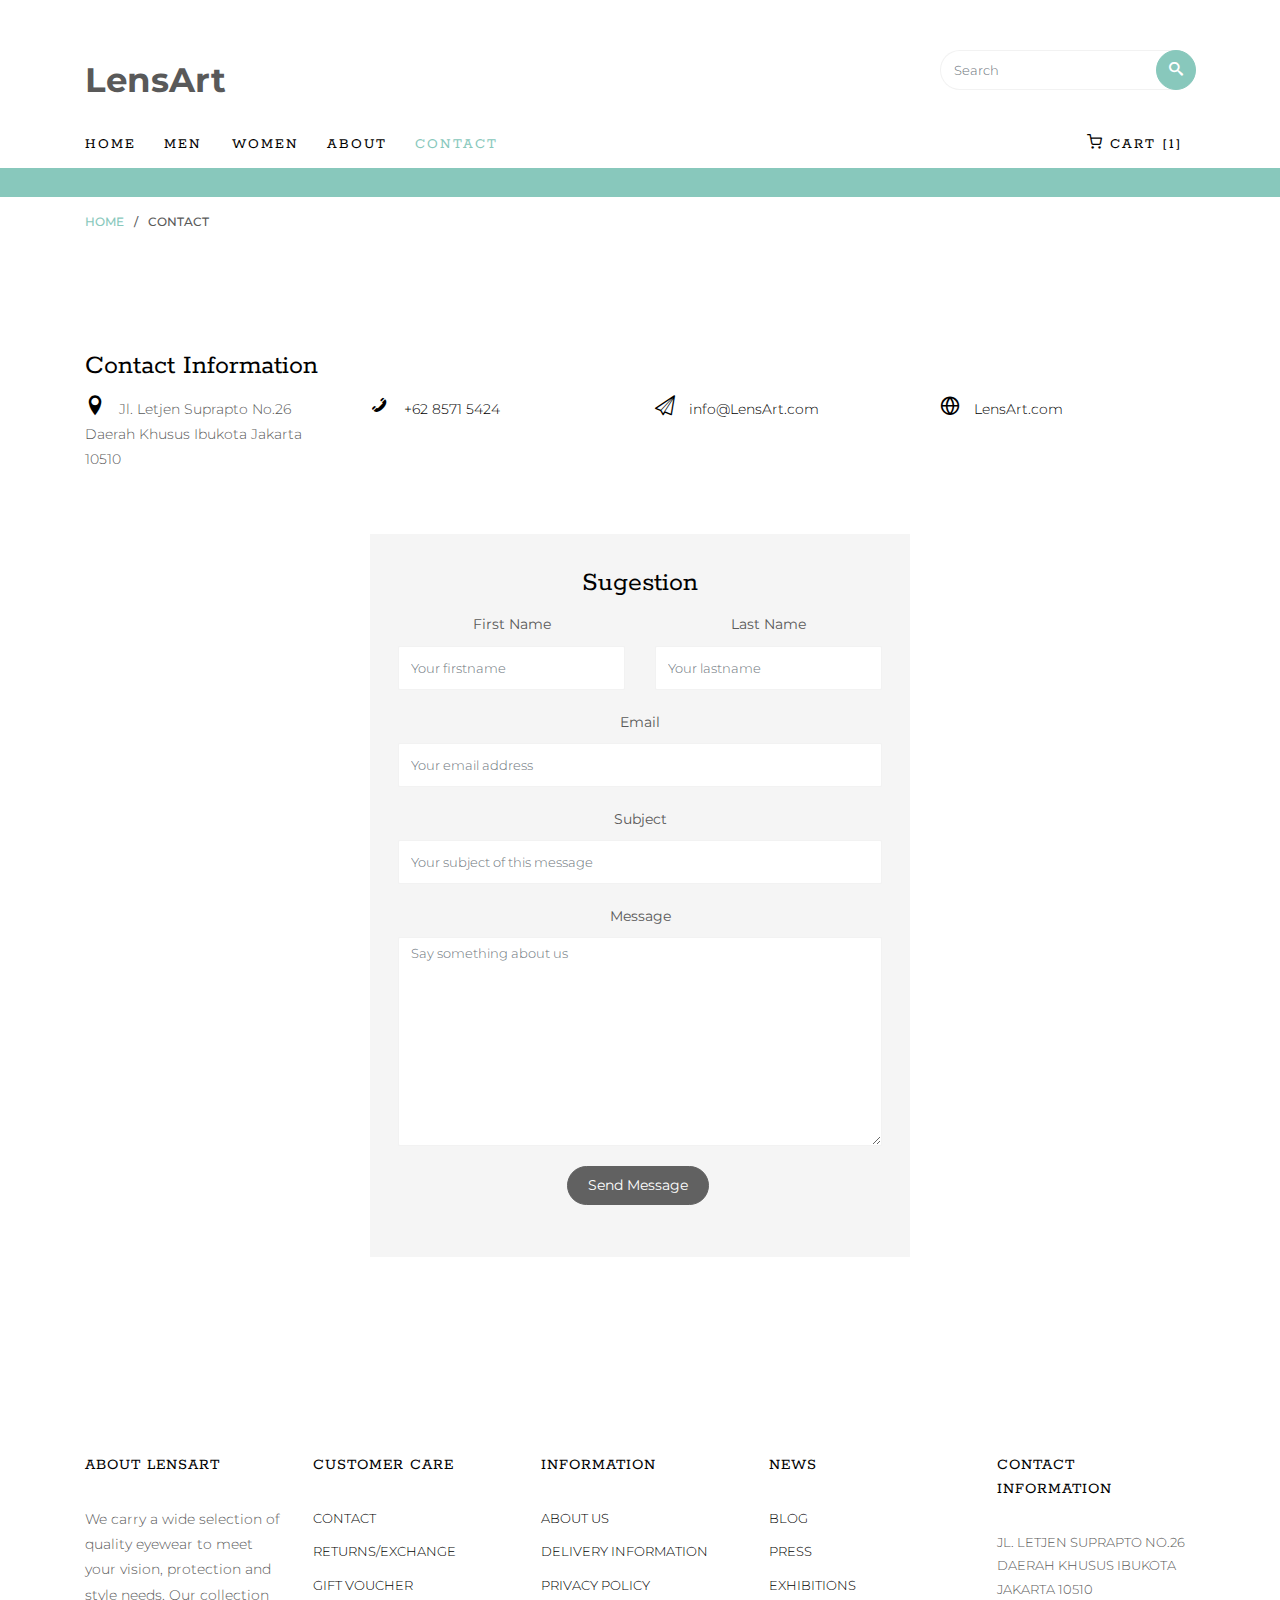
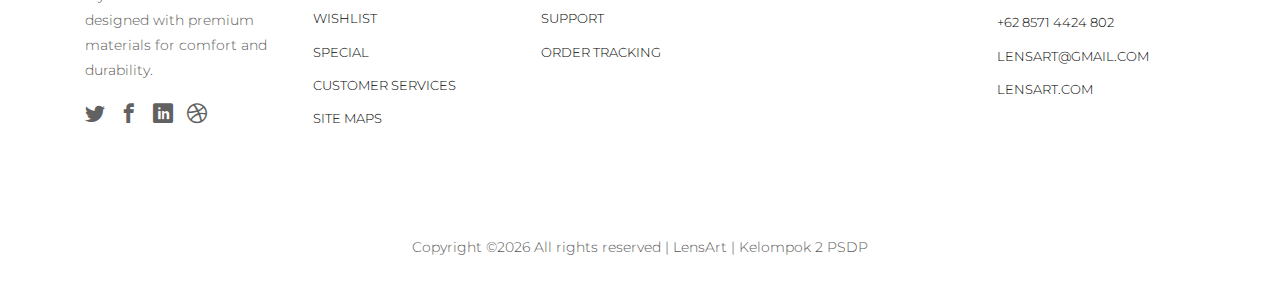
<file: contact.html>
<!DOCTYPE HTML>
<html>
	<head>
	<title>LensArt - Optics</title>
   <meta charset="utf-8">
   <meta name="viewport" content="width=device-width, initial-scale=1, shrink-to-fit=no">

  <!-- Facebook and Twitter integration -->
	<meta property="og:title" content=""/>
	<meta property="og:image" content=""/>
	<meta property="og:url" content=""/>
	<meta property="og:site_name" content=""/>
	<meta property="og:description" content=""/>
	<meta name="twitter:title" content="" />
	<meta name="twitter:image" content="" />
	<meta name="twitter:url" content="" />
	<meta name="twitter:card" content="" />

	<link href="https://fonts.googleapis.com/css?family=Montserrat:300,400,500,600,700" rel="stylesheet">
	<link href="https://fonts.googleapis.com/css?family=Rokkitt:100,300,400,700" rel="stylesheet">
	
	<!-- Animate.css -->
	<link rel="stylesheet" href="css/animate.css">
	<!-- Icomoon Icon Fonts-->
	<link rel="stylesheet" href="css/icomoon.css">
	<!-- Ion Icon Fonts-->
	<link rel="stylesheet" href="css/ionicons.min.css">
	<!-- Bootstrap  -->
	<link rel="stylesheet" href="css/bootstrap.min.css">

	<!-- Magnific Popup -->
	<link rel="stylesheet" href="css/magnific-popup.css">

	<!-- Flexslider  -->
	<link rel="stylesheet" href="css/flexslider.css">

	<!-- Owl Carousel -->
	<link rel="stylesheet" href="css/owl.carousel.min.css">
	<link rel="stylesheet" href="css/owl.theme.default.min.css">
	
	<!-- Date Picker -->
	<link rel="stylesheet" href="css/bootstrap-datepicker.css">
	<!-- Flaticons  -->
	<link rel="stylesheet" href="fonts/flaticon/font/flaticon.css">

	<!-- Theme style  -->
	<link rel="stylesheet" href="css/style.css">

	</head>
	<body>
		
	<div class="colorlib-loader"></div>

	<div id="page">
		<nav class="colorlib-nav" role="navigation">
			<div class="top-menu">
				<div class="container">
					<div class="row">
						<div class="col-sm-7 col-md-9">
							<div id="colorlib-logo"><a href="index.html">LensArt</a></div>
						</div>
						<div class="col-sm-5 col-md-3">
			            <form action="#" class="search-wrap">
			               <div class="form-group">
			                  <input type="search" class="form-control search" placeholder="Search">
			                  <button class="btn btn-primary submit-search text-center" type="submit"><i class="icon-search"></i></button>
			               </div>
			            </form>
			         </div>
		         </div>
					<div class="row">
						<div class="col-sm-12 text-left menu-1">
							<ul>
								<li><a href="index.html">Home</a></li>
								<li class="has-dropdown">
									<a href="men.html">Men</a>
									<!-- Dont Need 
									<ul class="dropdown">
										<li><a href="product-detail.html">Product Detail</a></li>
										<li><a href="cart.html">Shopping Cart</a></li>
										<li><a href="checkout.html">Checkout</a></li>
										<li><a href="order-complete.html">Order Complete</a></li>
										<li><a href="add-to-wishlist.html">Wishlist</a></li>
									</ul>
									-->
								</li>
								<li><a href="women.html">Women</a></li>
								<li><a href="about.html">About</a></li>
								<li class="active"><a href="contact.html">Contact</a></li>
								<li class="cart"><a href="cart.html"><i class="icon-shopping-cart"></i> Cart [1]</a></li>
							</ul>
						</div>
					</div>
				</div>
			</div>
			<div class="sale">
				<div class="container">
					<div class="row">
						<div class="col-sm-8 offset-sm-2 text-center">
							<div class="row">
								<div class="owl-carousel2">
									<div class="item">
									<!---->
										<div class="col">
											<h3><a href="#"></a></h3>
										</div>
									</div>
									<div class="item">
										<div class="col">
											<h3><a href="#"></a></h3>
										</div>
									</div>
								</div>
							</div>
						</div>
					</div>
				</div>
			</div>
		</nav>

		<div class="breadcrumbs">
			<div class="container">
				<div class="row">
					<div class="col">
						<p class="bread"><span><a href="index.html">Home</a></span> / <span>Contact</span></p>
					</div>
				</div>
			</div>
		</div>


		<div id="colorlib-contact">
			<div class="container">
				<div class="row">
					<div class="col-sm-12">
						<h3>Contact Information</h3>
						<div class="row contact-info-wrap">
							<div class="col-md-3">
								<p><span><i class="icon-location"></i></span> Jl. Letjen Suprapto No.26 <br> Daerah Khusus Ibukota Jakarta 10510</p>
							</div>
							<div class="col-md-3">
								<p><span><i class="icon-phone3"></i></span> <a href="https://wa.me/+62">+62 8571 5424</a></p>
							</div>
							<div class="col-md-3">
								<p><span><i class="icon-paperplane"></i></span> <a href="mailto:info@yoursite.com">info@LensArt.com</a></p>
							</div>
							<div class="col-md-3">
								<p><span><i class="icon-globe"></i></span> <a href="#">LensArt.com</a></p>
							</div>
						</div>
					</div>
				</div>
				<div class="row">
					<center>					
					<div class="col-md-6">
						<div class="contact-wrap">
							<h3>Sugestion</h3>
							<form action="#" class="contact-form">
								<div class="row">
									<div class="col-md-6">
										<div class="form-group">
											<label for="fname">First Name</label>
											<input type="text" id="fname" class="form-control" placeholder="Your firstname">
										</div>
									</div>
									<div class="col-md-6">
										<div class="form-group">
											<label for="lname">Last Name</label>
											<input type="text" id="lname" class="form-control" placeholder="Your lastname">
										</div>
									</div>
									<div class="w-100"></div>
									<div class="col-sm-12">
										<div class="form-group">
											<label for="email">Email</label>
											<input type="text" id="email" class="form-control" placeholder="Your email address">
										</div>
									</div>
									<div class="w-100"></div>
									<div class="col-sm-12">
										<div class="form-group">
											<label for="subject">Subject</label>
											<input type="text" id="subject" class="form-control" placeholder="Your subject of this message">
										</div>
									</div>
									<div class="w-100"></div>
									<div class="col-sm-12">
										<div class="form-group">
											<label for="message">Message</label>
											<textarea name="message" id="message" cols="30" rows="10" class="form-control" placeholder="Say something about us"></textarea>
										</div>
									</div>
									<div class="w-100"></div>
									<div class="col-sm-12">
										<div class="form-group">
											<input type="submit" value="Send Message" class="btn btn-primary">
										</div>
									</div>
								</div>
							</form>		
						</div>
					</div>
					</center>
					<!--<div class="col-md-6">
						<div id="map" class="colorlib-map"></div>		
					</div>
					-->
				</div>
			</div>
		</div>

		<footer id="colorlib-footer" role="contentinfo">
			<div class="container">
				<div class="row row-pb-md">
					<div class="col footer-col colorlib-widget">
						<h4>About LensArt</h4>
						<p>We carry a wide selection of quality eyewear to meet your vision, protection and style needs. Our collection designed with premium materials for comfort and durability.</p>
						<p>
							<ul class="colorlib-social-icons">
								<li><a href="#"><i class="icon-twitter"></i></a></li>
								<li><a href="#"><i class="icon-facebook"></i></a></li>
								<li><a href="#"><i class="icon-linkedin"></i></a></li>
								<li><a href="#"><i class="icon-dribbble"></i></a></li>
							</ul>
						</p>
					</div>
					<div class="col footer-col colorlib-widget">
						<h4>Customer Care</h4>
						<p>
							<ul class="colorlib-footer-links">
								<li><a href="#">Contact</a></li>
								<li><a href="#">Returns/Exchange</a></li>
								<li><a href="#">Gift Voucher</a></li>
								<li><a href="#">Wishlist</a></li>
								<li><a href="#">Special</a></li>
								<li><a href="#">Customer Services</a></li>
								<li><a href="#">Site maps</a></li>
							</ul>
						</p>
					</div>
					<div class="col footer-col colorlib-widget">
						<h4>Information</h4>
						<p>
							<ul class="colorlib-footer-links">
								<li><a href="#">About us</a></li>
								<li><a href="#">Delivery Information</a></li>
								<li><a href="#">Privacy Policy</a></li>
								<li><a href="#">Support</a></li>
								<li><a href="#">Order Tracking</a></li>
							</ul>
						</p>
					</div>

					<div class="col footer-col">
						<h4>News</h4>
						<ul class="colorlib-footer-links">
							<li><a href="#">Blog</a></li>
							<li><a href="#">Press</a></li>
							<li><a href="#">Exhibitions</a></li>
						</ul>
					</div>

					<div class="col footer-col">
						<h4>Contact Information</h4>
						<ul class="colorlib-footer-links">
							<li>Jl. Letjen Suprapto No.26<br> Daerah Khusus Ibukota Jakarta 10510</li>
							<li><a href="https://wa.me/+6285714424802?text=mas%20genteng%20saya%20bocor">+62 8571 4424 802</a></li>
							<li><a href="mailto:info@yoursite.com">LensArt@gmail.com</a></li>
							<li><a href="#">LensArt.com</a></li>
						</ul>
					</div>
				</div>
			</div>
			<div class="copy">
				<div class="row">
					<div class="col-sm-12 text-center">
						<p>
							<span><!-- Link back to Colorlib can't be removed. Template is licensed under CC BY 3.0. -->
Copyright &copy;<script>document.write(new Date().getFullYear());</script> All rights reserved |
<!-- Link back to Colorlib can't be removed. Template is licensed under CC BY 3.0. --></span> 
							<span class="block">LensArt | Kelompok 2 PSDP</a>
						</p>
					</div>
				</div>
			</div>
		</footer>
	</div>

	<div class="gototop js-top">
		<a href="#" class="js-gotop"><i class="ion-ios-arrow-up"></i></a>
	</div>
	
	<!-- jQuery -->
	<script src="js/jquery.min.js"></script>
   <!-- popper -->
   <script src="js/popper.min.js"></script>
   <!-- bootstrap 4.1 -->
   <script src="js/bootstrap.min.js"></script>
   <!-- jQuery easing -->
   <script src="js/jquery.easing.1.3.js"></script>
	<!-- Waypoints -->
	<script src="js/jquery.waypoints.min.js"></script>
	<!-- Flexslider -->
	<script src="js/jquery.flexslider-min.js"></script>
	<!-- Owl carousel -->
	<script src="js/owl.carousel.min.js"></script>
	<!-- Magnific Popup -->
	<script src="js/jquery.magnific-popup.min.js"></script>
	<script src="js/magnific-popup-options.js"></script>
	<!-- Date Picker -->
	<script src="js/bootstrap-datepicker.js"></script>
	<!-- Stellar Parallax -->
	<script src="js/jquery.stellar.min.js"></script>
	<!-- Main -->
	<script src="js/main.js"></script>

	</body>
</html>
</file>
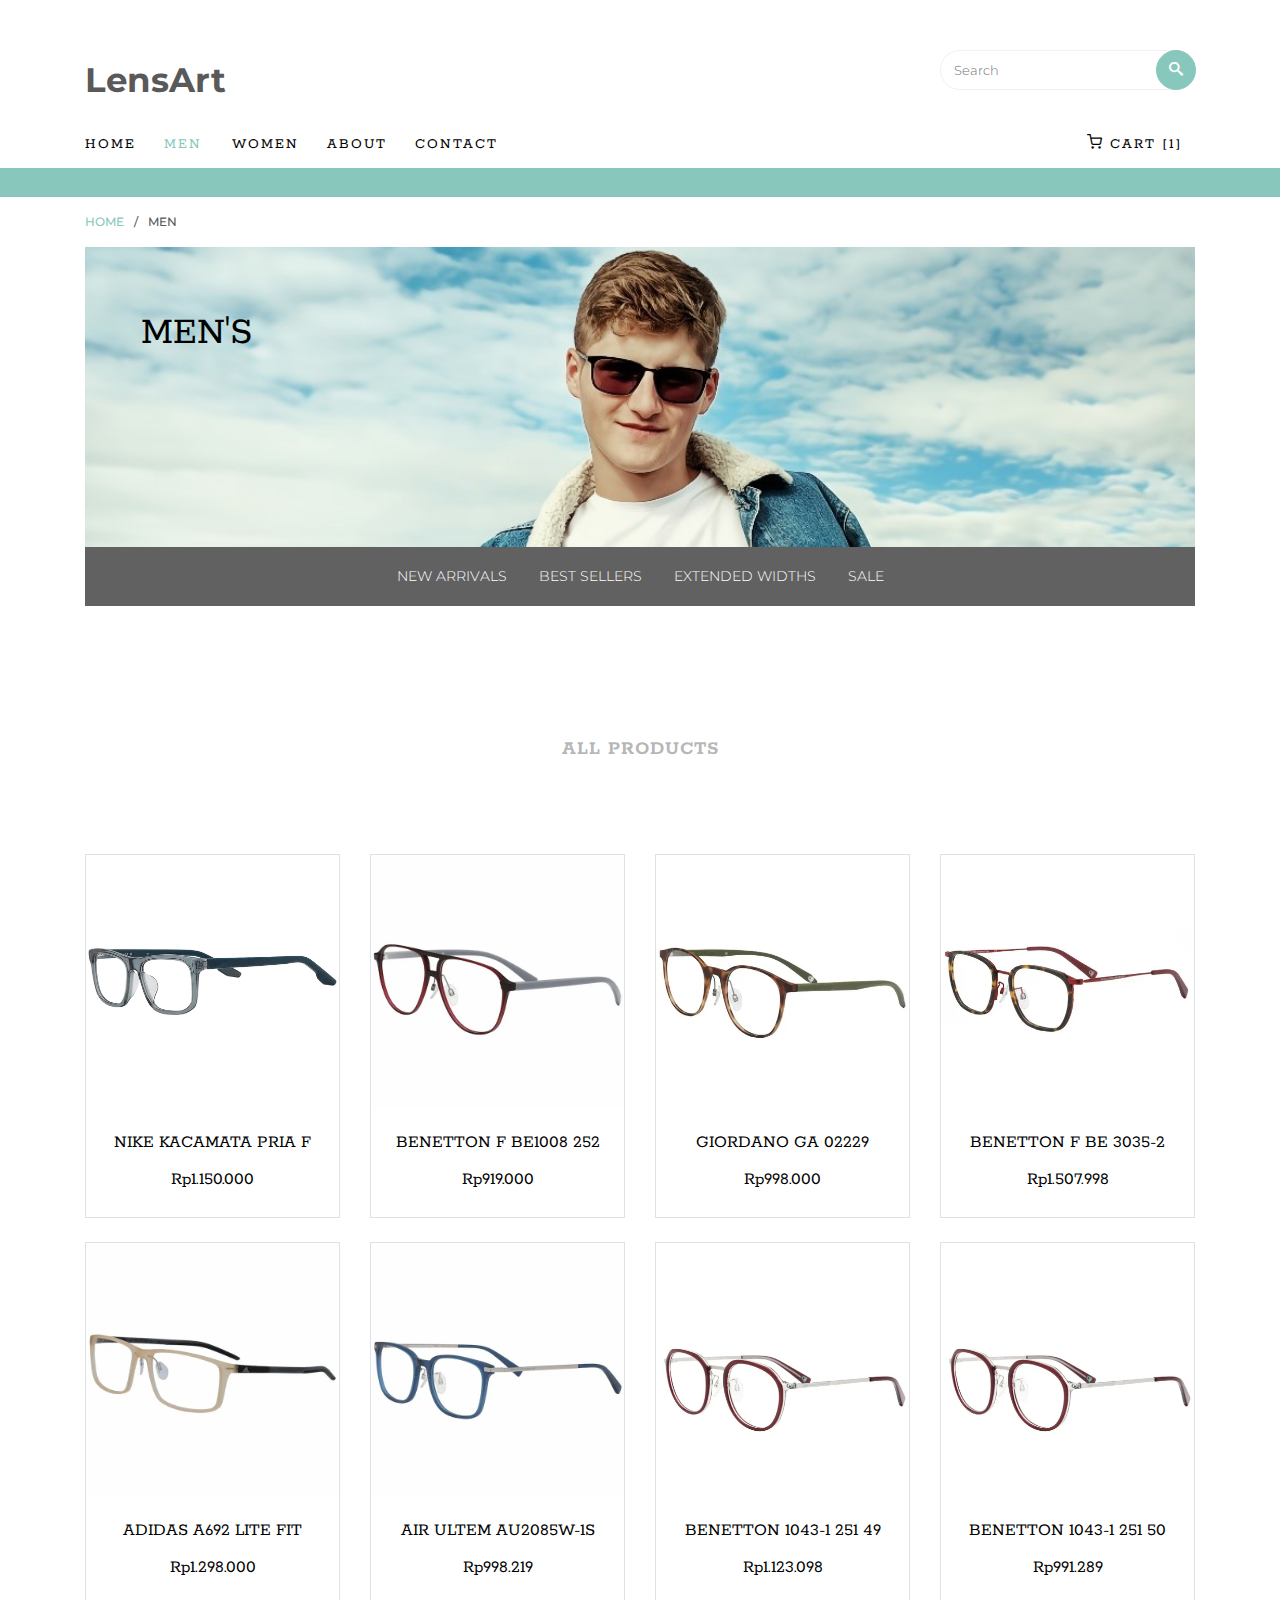
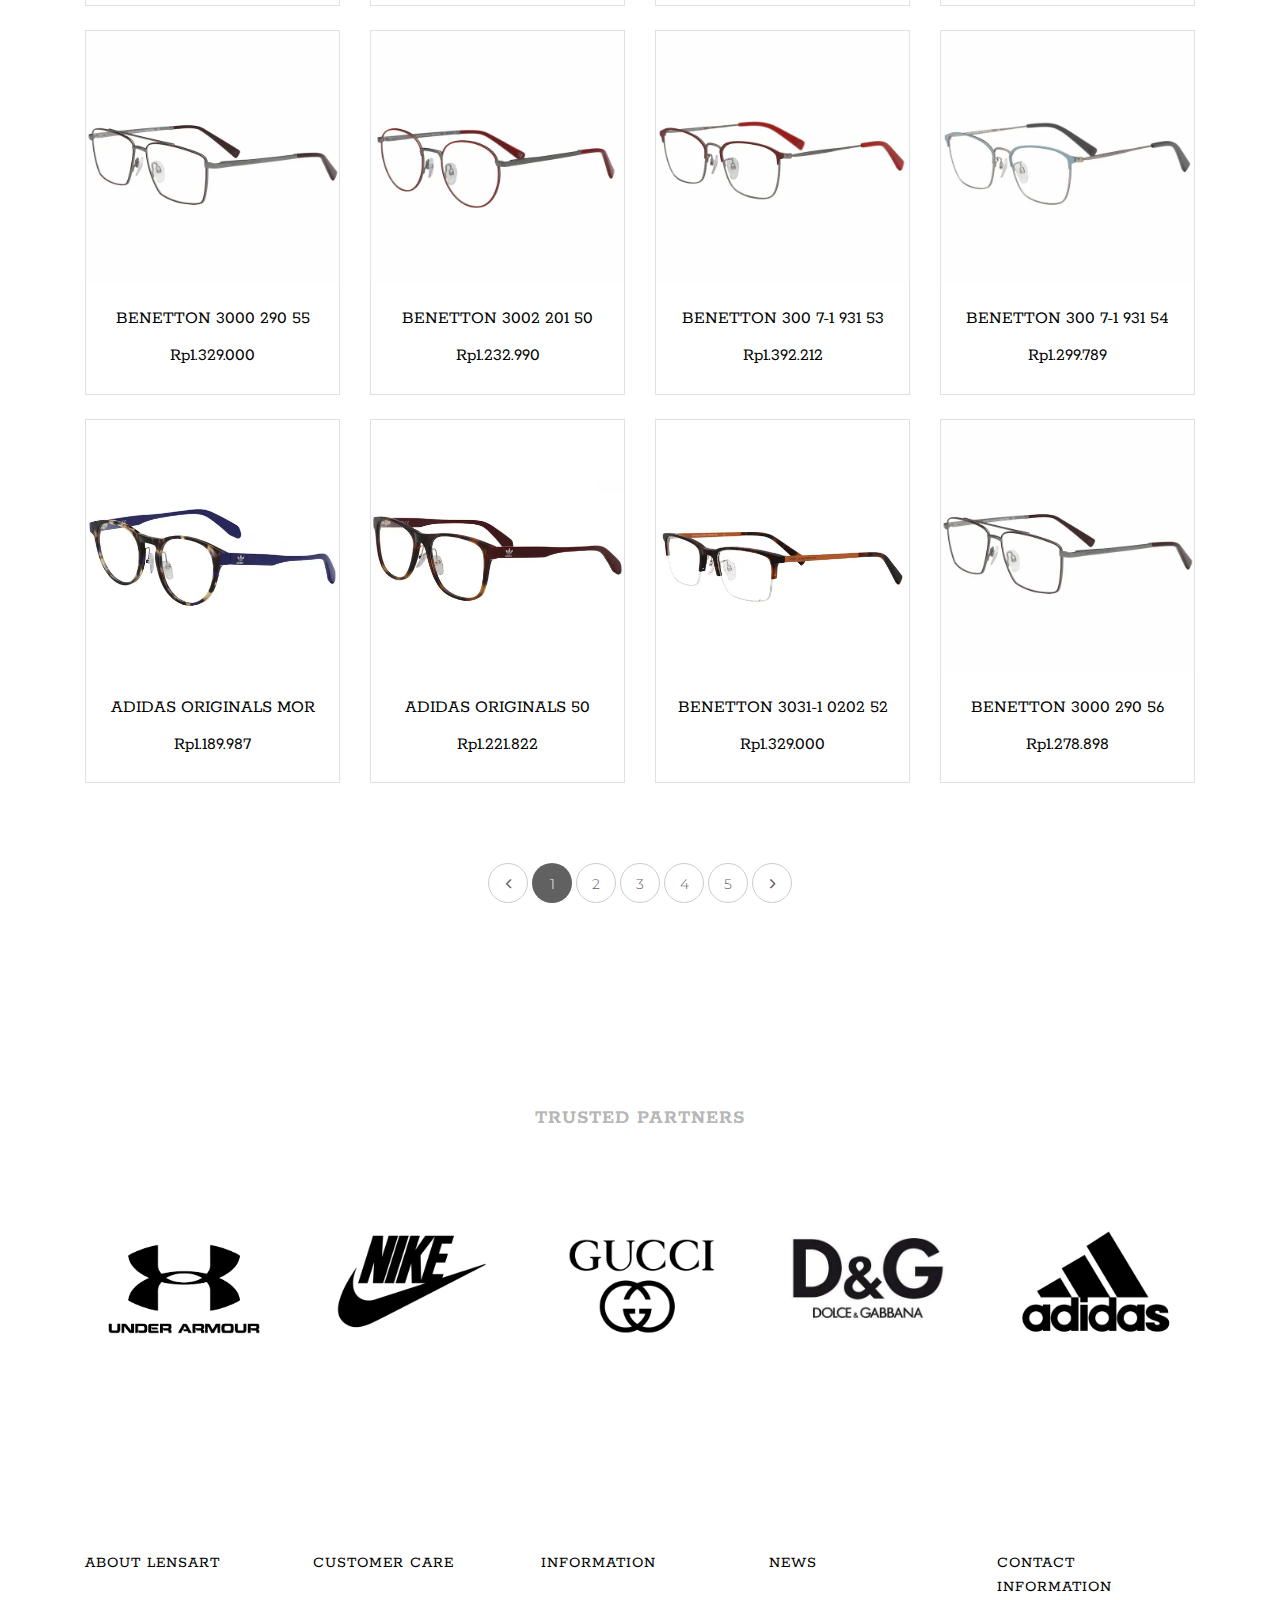
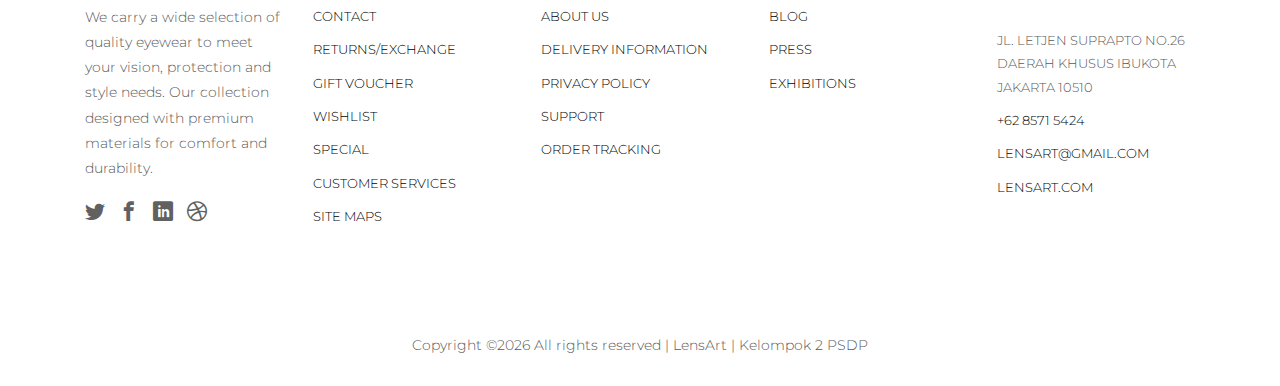
<file: men.html>
<!DOCTYPE HTML>
<html>
	<head>
	<title>LensArt - Optics</title>
   <meta charset="utf-8">
   <meta name="viewport" content="width=device-width, initial-scale=1, shrink-to-fit=no">

	<link href="https://fonts.googleapis.com/css?family=Montserrat:300,400,500,600,700" rel="stylesheet">
	<link href="https://fonts.googleapis.com/css?family=Rokkitt:100,300,400,700" rel="stylesheet">
	
	<!-- Animate.css -->
	<link rel="stylesheet" href="css/animate.css">
	<!-- Icomoon Icon Fonts-->
	<link rel="stylesheet" href="css/icomoon.css">
	<!-- Ion Icon Fonts-->
	<link rel="stylesheet" href="css/ionicons.min.css">
	<!-- Bootstrap  -->
	<link rel="stylesheet" href="css/bootstrap.min.css">

	<!-- Magnific Popup -->
	<link rel="stylesheet" href="css/magnific-popup.css">

	<!-- Flexslider  -->
	<link rel="stylesheet" href="css/flexslider.css">

	<!-- Owl Carousel -->
	<link rel="stylesheet" href="css/owl.carousel.min.css">
	<link rel="stylesheet" href="css/owl.theme.default.min.css">
	
	<!-- Date Picker -->
	<link rel="stylesheet" href="css/bootstrap-datepicker.css">
	<!-- Flaticons  -->
	<link rel="stylesheet" href="fonts/flaticon/font/flaticon.css">

	<!-- Theme style  -->
	<link rel="stylesheet" href="css/style.css">

	</head>
	<body>
		
	<div class="colorlib-loader"></div>

	<div id="page">
		<nav class="colorlib-nav" role="navigation">
			<div class="top-menu">
				<div class="container">
					<div class="row">
						<div class="col-sm-7 col-md-9">
							<div id="colorlib-logo"><a href="index.html">LensArt</a></div>
						</div>
						<div class="col-sm-5 col-md-3">
			            <form action="#" class="search-wrap">
			               <div class="form-group">
			                  <input type="search" class="form-control search" placeholder="Search">
			                  <button class="btn btn-primary submit-search text-center" type="submit"><i class="icon-search"></i></button>
			               </div>
			            </form>
			         </div>
		         </div>
					<div class="row">
						<div class="col-sm-12 text-left menu-1">
							<ul>
								<li><a href="index.html">Home</a></li>
								<li class="has-dropdown active">
									<a href="men.html">Men</a>
									<!-- Dont Need 
									<ul class="dropdown">
										<li><a href="product-detail.html">Product Detail</a></li>
										<li><a href="cart.html">Shopping Cart</a></li>
										<li><a href="checkout.html">Checkout</a></li>
										<li><a href="order-complete.html">Order Complete</a></li>
										<li><a href="add-to-wishlist.html">Wishlist</a></li>
									</ul>
									-->
								</li>
								<li><a href="women.html">Women</a></li>
								<li><a href="about.html">About</a></li>
								<li><a href="contact.html">Contact</a></li>
								<li class="cart"><a href="cart.html"><i class="icon-shopping-cart"></i> Cart [1]</a></li>
							</ul>
						</div>
					</div>
				</div>
			</div>
			<div class="sale">
				<div class="container">
					<div class="row">
						<div class="col-sm-8 offset-sm-2 text-center">
							<div class="row">
								<div class="owl-carousel2">
									<div class="item">
									<!---->
										<div class="col">
											<h3><a href="#"></a></h3>
										</div>
									</div>
									<div class="item">
										<div class="col">
											<h3><a href="#"></a></h3>
										</div>
									</div>
								</div>
							</div>
						</div>
					</div>
				</div>
			</div>
		</nav>
		<div class="breadcrumbs">
			<div class="container">
				<div class="row">
					<div class="col">
						<p class="bread"><span><a href="index.html">Home</a></span> / <span>Men</span></p>
					</div>
				</div>
			</div>
		</div>

		<div class="breadcrumbs-two">
			<div class="container">
				<div class="row">
					<div class="col">
						<div class="breadcrumbs-img" style="background-image: url(images/KCM-2/main-0.jpg);">
							<h2>Men's</h2>
						</div>
						<div class="menu text-center">
							<p><a href="#">New Arrivals</a> <a href="#">Best Sellers</a> <a href="#">Extended Widths</a> <a href="#">Sale</a></p>
						</div>
					</div>
				</div>
			</div>
		</div>
        <!-- Didn't Need
		<div class="colorlib-featured">
			<div class="container">
				<div class="row">
					<div class="col-sm-4 text-center">
						<div class="featured">
							<div class="featured-img featured-img-2" style="background-image: url(images/KCM-2/CG-2.webp);">
								<h2>Casuals</h2>
								<p><a href="#" class="btn btn-primary btn-lg">Shop now</a></p>
							</div>
						</div>
					</div>
					<div class="col-sm-4 text-center">
						<div class="featured">
							<div class="featured-img featured-img-2" style="background-image: url(images/KCM-3/cwk-1.webp);">
								<h2>Dress</h2>
								<p><a href="#" class="btn btn-primary btn-lg">Shop now</a></p>
							</div>
						</div>
					</div>
					<div class="col-sm-4 text-center">
						<div class="featured">
							<div class="featured-img featured-img-2" style="background-image: url(images/KCM-3/cwk-11.webp);">
								<h2>Sports</h2>
								<p><a href="#" class="btn btn-primary btn-lg">Shop now</a></p>
							</div>
						</div>
					</div>
				</div>
			</div>
		</div>
	    -->
		<div class="colorlib-product">
			<div class="container">
				<div class="row">
					<div class="col-sm-8 offset-sm-2 text-center colorlib-heading colorlib-heading-sm">
						<h2>All Products</h2>
					</div>
				</div>
				<div class="row row-pb-md">
					<div class="col-md-3 col-lg-3 mb-4 text-center">
						<div class="product-entry border">
							<a href="#" class="prod-img">
								<img src="images/KCM-2/SG-3.webp" class="img-fluid" alt="Free html5 bootstrap 4 template">
							</a>
							<div class="desc">
								<h2><a href="#">Nike Kacamata Pria F</a></h2>
								<span class="price">Rp1.150.000</span>
							</div>
						</div>
					</div>
					<div class="col-md-3 col-lg-3 mb-4 text-center">
						<div class="product-entry border">
							<a href="#" class="prod-img">
								<img src="images/KCM-3/cwk-1.webp" class="img-fluid" alt="Free html5 bootstrap 4 template">
							</a>
							<div class="desc">
								<h2><a href="#">Benetton F BE1008 252</a></h2>
								<span class="price">Rp919.000</span>
							</div>
						</div>
					</div>
					<div class="col-md-3 col-lg-3 mb-4 text-center">
						<div class="product-entry border">
							<a href="#" class="prod-img">
								<img src="images/KCM-3/cwk-2.webp" class="img-fluid" alt="Free html5 bootstrap 4 template">
							</a>
							<div class="desc">
								<h2><a href="#">Giordano GA 02229</a></h2>
								<span class="price">Rp998.000</span>
							</div>
						</div>
					</div>
					<div class="col-md-3 col-lg-3 mb-4 text-center">
						<div class="product-entry border">
							<a href="#" class="prod-img">
								<img src="images/KCM-3/cwk-3.webp" class="img-fluid" alt="Free html5 bootstrap 4 template">
							</a>
							<div class="desc">
								<h2><a href="#">Benetton F BE 3035-2</a></h2>
								<span class="price">Rp1.507.998</span>
							</div>
						</div>
					</div>
					<div class="w-100"></div>
					<div class="col-md-3 col-lg-3 mb-4 text-center">
						<div class="product-entry border">
							<a href="#" class="prod-img">
								<img src="images/KCM-3/cwk-4.webp" class="img-fluid" alt="Free html5 bootstrap 4 template">
							</a>
							<div class="desc">
								<h2><a href="#">Adidas A692 Lite Fit</a></h2>
								<span class="price">Rp1.298.000</span>
							</div>
						</div>
					</div>
					<div class="col-md-3 col-lg-3 mb-4 text-center">
						<div class="product-entry border">
							<a href="#" class="prod-img">
								<img src="images/KCM-3/cwk-5.webp" class="img-fluid" alt="Free html5 bootstrap 4 template">
							</a>
							<div class="desc">
								<h2><a href="#">Air Ultem AU2085W-1S</a></h2>
								<span class="price">Rp998.219</span>
							</div>
						</div>
					</div>
					<div class="col-md-3 col-lg-3 mb-4 text-center">
						<div class="product-entry border">
							<a href="#" class="prod-img">
								<img src="images/KCM-3/cwk-6.webp" class="img-fluid" alt="Free html5 bootstrap 4 template">
							</a>
							<div class="desc">
								<h2><a href="#">Benetton 1043-1 251 49</a></h2>
								<span class="price">Rp1.123.098</span>
							</div>
						</div>
					</div>
					<div class="col-md-3 col-lg-3 mb-4 text-center">
						<div class="product-entry border">
							<a href="#" class="prod-img">
								<img src="images/KCM-3/cwk-7.webp" class="img-fluid" alt="Free html5 bootstrap 4 template">
							</a>
							<div class="desc">
								<h2><a href="#">Benetton 1043-1 251 50</a></h2>
								<span class="price">Rp991.289</span>
							</div>
						</div>
					</div>
					<div class="w-100"></div>
					<div class="col-md-3 col-lg-3 mb-4 text-center">
						<div class="product-entry border">
							<a href="#" class="prod-img">
								<img src="images/KCM-3/cwk-8.webp" class="img-fluid" alt="Free html5 bootstrap 4 template">
							</a>
							<div class="desc">
								<h2><a href="#">Benetton 3000 290 55</a></h2>
								<span class="price">Rp1.329.000</span>
							</div>
						</div>
					</div>
					<div class="col-md-3 col-lg-3 mb-4 text-center">
						<div class="product-entry border">
							<a href="#" class="prod-img">
								<img src="images/KCM-3/cwk-9.webp" class="img-fluid" alt="Free html5 bootstrap 4 template">
							</a>
							<div class="desc">
								<h2><a href="#">Benetton 3002 201 50</a></h2>
								<span class="price">Rp1.232.990</span>
							</div>
						</div>
					</div>
					<div class="col-md-3 col-lg-3 mb-4 text-center">
						<div class="product-entry border">
							<a href="#" class="prod-img">
								<img src="images/KCM-3/cwk-10.webp" class="img-fluid" alt="Free html5 bootstrap 4 template">
							</a>
							<div class="desc">
								<h2><a href="#">Benetton 300 7-1 931 53</a></h2>
								<span class="price">Rp1.392.212</span>
							</div>
						</div>
					</div>
					<div class="col-md-3 col-lg-3 mb-4 text-center">
						<div class="product-entry border">
							<a href="#" class="prod-img">
								<img src="images/KCM-3/cwk-11.webp" class="img-fluid" alt="Free html5 bootstrap 4 template">
							</a>
							<div class="desc">
								<h2><a href="#">Benetton 300 7-1 931 54</a></h2>
								<span class="price">Rp1.299.789</span>
							</div>
						</div>
					</div>
					<div class="w-100"></div>
					<div class="col-md-3 col-lg-3 mb-4 text-center">
						<div class="product-entry border">
							<a href="#" class="prod-img">
								<img src="images/KCM-3/cwk-12.webp" class="img-fluid" alt="Free html5 bootstrap 4 template">
							</a>
							<div class="desc">
								<h2><a href="#">Adidas Originals MOR</a></h2>
								<span class="price">Rp1.189.987</span>
							</div>
						</div>
					</div>
					<div class="col-md-3 col-lg-3 mb-4 text-center">
						<div class="product-entry border">
							<a href="#" class="prod-img">
								<img src="images/KCM-3/cwk-13.webp" class="img-fluid" alt="Free html5 bootstrap 4 template">
							</a>
							<div class="desc">
								<h2><a href="#">Adidas Originals 50</a></h2>
								<span class="price">Rp1.221.822</span>
							</div>
						</div>
					</div>
					<div class="col-md-3 col-lg-3 mb-4 text-center">
						<div class="product-entry border">
							<a href="#" class="prod-img">
								<img src="images/KCM-3/cwk-14.webp" class="img-fluid" alt="Free html5 bootstrap 4 template">
							</a>
							<div class="desc">
								<h2><a href="#">Benetton 3031-1 0202 52</a></h2>
								<span class="price">Rp1.329.000</span>
							</div>
						</div>
					</div>
					<div class="col-md-3 col-lg-3 mb-4 text-center">
						<div class="product-entry border">
							<a href="#" class="prod-img">
								<img src="images/KCM-3/cwk-15.webp" class="img-fluid" alt="Free html5 bootstrap 4 template">
							</a>
							<div class="desc">
								<h2><a href="#">Benetton 3000 290 56</a></h2>
								<span class="price">Rp1.278.898</span>
							</div>
						</div>
					</div>
				</div>
				<div class="row">
					<div class="col-md-12 text-center">
						<div class="block-27">
		               <ul>
			               <li><a href="#"><i class="ion-ios-arrow-back"></i></a></li>
		                  <li class="active"><span>1</span></li>
		                  <li><a href="#">2</a></li>
		                  <li><a href="#">3</a></li>
		                  <li><a href="#">4</a></li>
		                  <li><a href="#">5</a></li>
		                  <li><a href="#"><i class="ion-ios-arrow-forward"></i></a></li>
		               </ul>
		            </div>
					</div>
				</div>
			</div>
		</div>

		<div class="colorlib-partner">
			<div class="container">
				<div class="row">
					<div class="col-sm-8 offset-sm-2 text-center colorlib-heading colorlib-heading-sm">
						<h2>Trusted Partners</h2>
					</div>
				</div>
				<div class="row">
					<div class="col partner-col text-center">
						<img src="images/LB-1.png" class="img-fluid" alt="Free html4 bootstrap 4 template">
					</div>
					<div class="col partner-col text-center">
						<img src="images/LB-2.jpg" class="img-fluid" alt="Free html4 bootstrap 4 template">
					</div>
					<div class="col partner-col text-center">
						<img src="images/brand-3.jpg" class="img-fluid" alt="Free html4 bootstrap 4 template">
					</div>
					<div class="col partner-col text-center">
						<img src="images/LB-5.jpg" class="img-fluid" alt="Free html4 bootstrap 4 template">
					</div>
					<div class="col partner-col text-center">
						<img src="images/brand-1.jpg" class="img-fluid" alt="Free html4 bootstrap 4 template">
					</div>
				</div>
			</div>
		</div>

		<footer id="colorlib-footer" role="contentinfo">
			<div class="container">
				<div class="row row-pb-md">
					<div class="col footer-col colorlib-widget">
						<h4>About LensArt</h4>
						<p>We carry a wide selection of quality eyewear to meet your vision, protection and style needs. Our collection designed with premium materials for comfort and durability.</p>
						<p>
							<ul class="colorlib-social-icons">
								<li><a href="#"><i class="icon-twitter"></i></a></li>
								<li><a href="#"><i class="icon-facebook"></i></a></li>
								<li><a href="#"><i class="icon-linkedin"></i></a></li>
								<li><a href="#"><i class="icon-dribbble"></i></a></li>
							</ul>
						</p>
					</div>
					<div class="col footer-col colorlib-widget">
						<h4>Customer Care</h4>
						<p>
							<ul class="colorlib-footer-links">
								<li><a href="#">Contact</a></li>
								<li><a href="#">Returns/Exchange</a></li>
								<li><a href="#">Gift Voucher</a></li>
								<li><a href="#">Wishlist</a></li>
								<li><a href="#">Special</a></li>
								<li><a href="#">Customer Services</a></li>
								<li><a href="#">Site maps</a></li>
							</ul>
						</p>
					</div>
					<div class="col footer-col colorlib-widget">
						<h4>Information</h4>
						<p>
							<ul class="colorlib-footer-links">
								<li><a href="#">About us</a></li>
								<li><a href="#">Delivery Information</a></li>
								<li><a href="#">Privacy Policy</a></li>
								<li><a href="#">Support</a></li>
								<li><a href="#">Order Tracking</a></li>
							</ul>
						</p>
					</div>

					<div class="col footer-col">
						<h4>News</h4>
						<ul class="colorlib-footer-links">
							<li><a href="#">Blog</a></li>
							<li><a href="#">Press</a></li>
							<li><a href="#">Exhibitions</a></li>
						</ul>
					</div>

					<div class="col footer-col">
						<h4>Contact Information</h4>
						<ul class="colorlib-footer-links">
							<li>Jl. Letjen Suprapto No.26<br> Daerah Khusus Ibukota Jakarta 10510</li>
							<li><a href="https://wa.me/+62">+62 8571 5424</a></li>
							<li><a href="mailto:info@yoursite.com">LensArt@gmail.com</a></li>
							<li><a href="#">LensArt.com</a></li>
						</ul>
					</div>
				</div>
			</div>
			<div class="copy">
				<div class="row">
					<div class="col-sm-12 text-center">
						<p>
							<span><!-- Link back to Colorlib can't be removed. Template is licensed under CC BY 3.0. -->
Copyright &copy;<script>document.write(new Date().getFullYear());</script> All rights reserved |
<!-- Link back to Colorlib can't be removed. Template is licensed under CC BY 3.0. --></span> 
							<span class="block">LensArt | Kelompok 2 PSDP</a>
						</p>
					</div>
				</div>
			</div>
		</footer>
	</div>

	<div class="gototop js-top">
		<a href="#" class="js-gotop"><i class="ion-ios-arrow-up"></i></a>
	</div>
	
	<!-- jQuery -->
	<script src="js/jquery.min.js"></script>
   <!-- popper -->
   <script src="js/popper.min.js"></script>
   <!-- bootstrap 4.1 -->
   <script src="js/bootstrap.min.js"></script>
   <!-- jQuery easing -->
   <script src="js/jquery.easing.1.3.js"></script>
	<!-- Waypoints -->
	<script src="js/jquery.waypoints.min.js"></script>
	<!-- Flexslider -->
	<script src="js/jquery.flexslider-min.js"></script>
	<!-- Owl carousel -->
	<script src="js/owl.carousel.min.js"></script>
	<!-- Magnific Popup -->
	<script src="js/jquery.magnific-popup.min.js"></script>
	<script src="js/magnific-popup-options.js"></script>
	<!-- Date Picker -->
	<script src="js/bootstrap-datepicker.js"></script>
	<!-- Stellar Parallax -->
	<script src="js/jquery.stellar.min.js"></script>
	<!-- Main -->
	<script src="js/main.js"></script>

	</body>
</html>
</file>
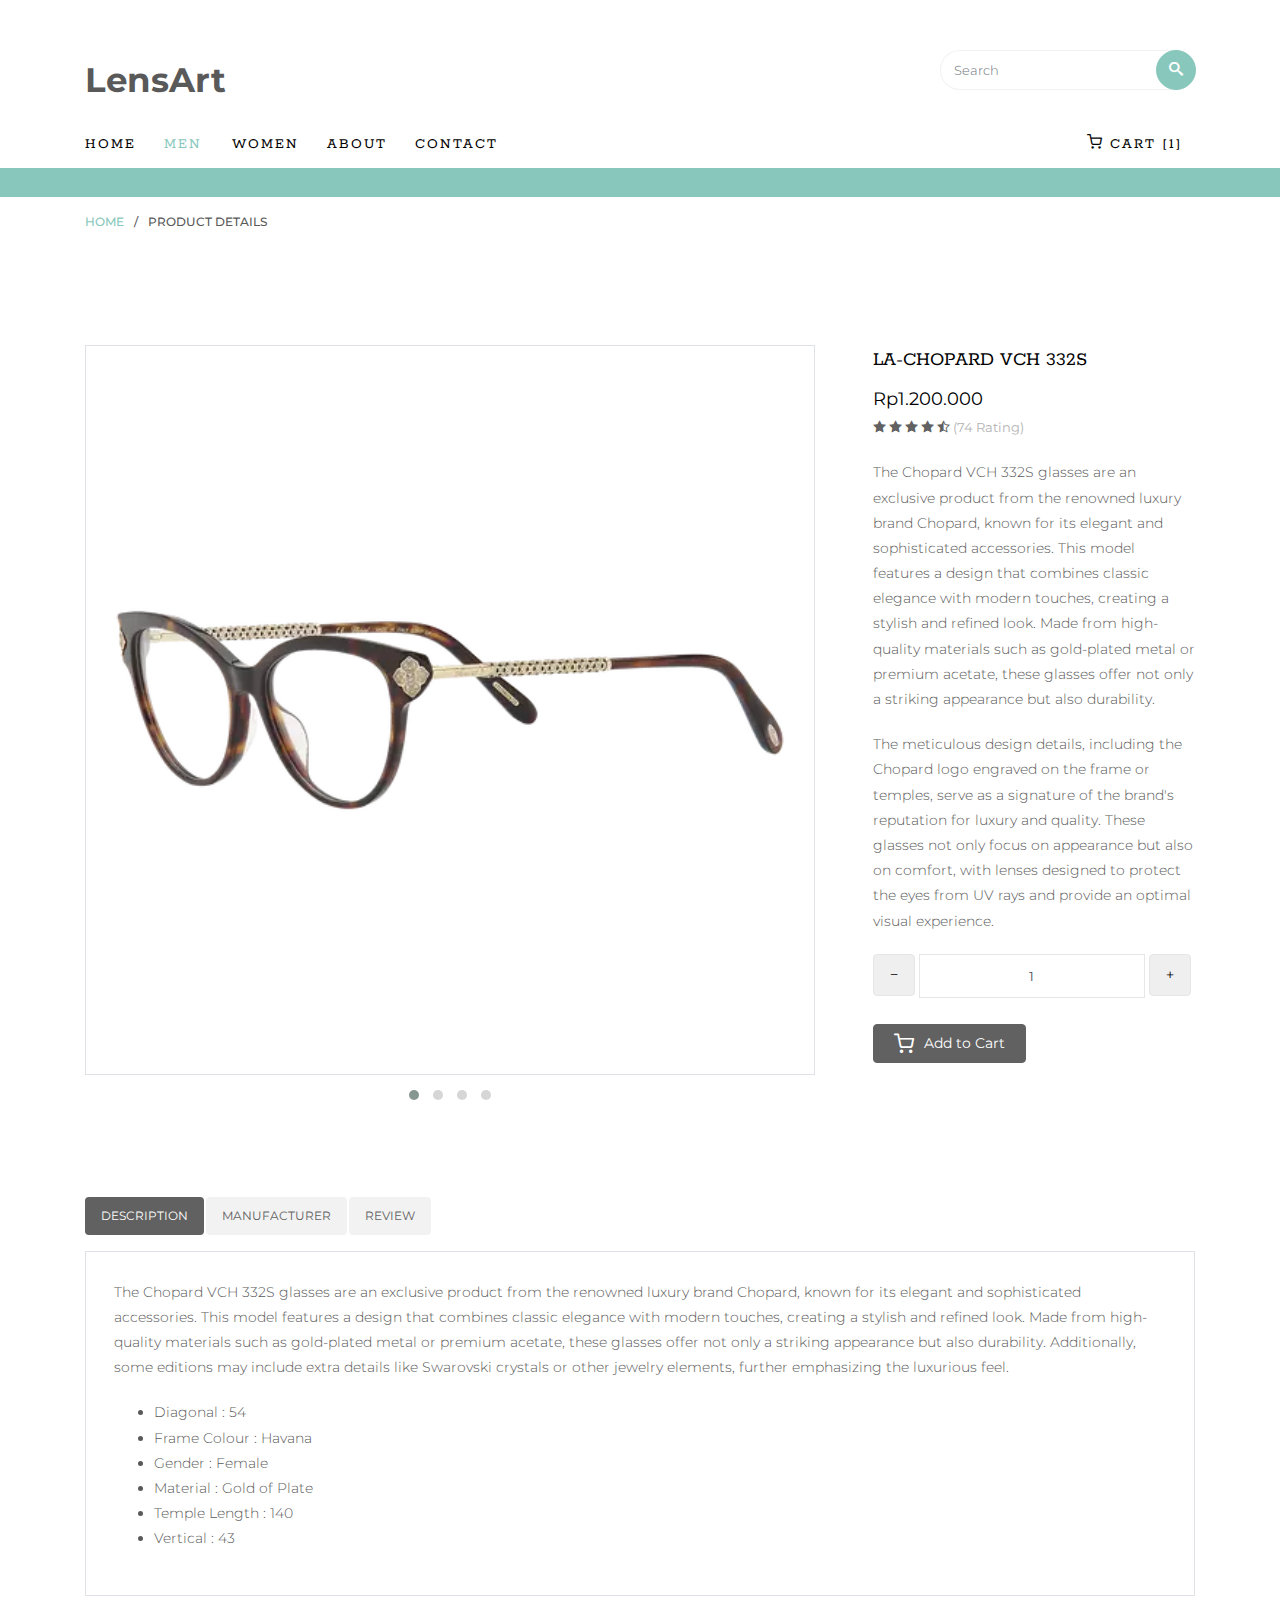
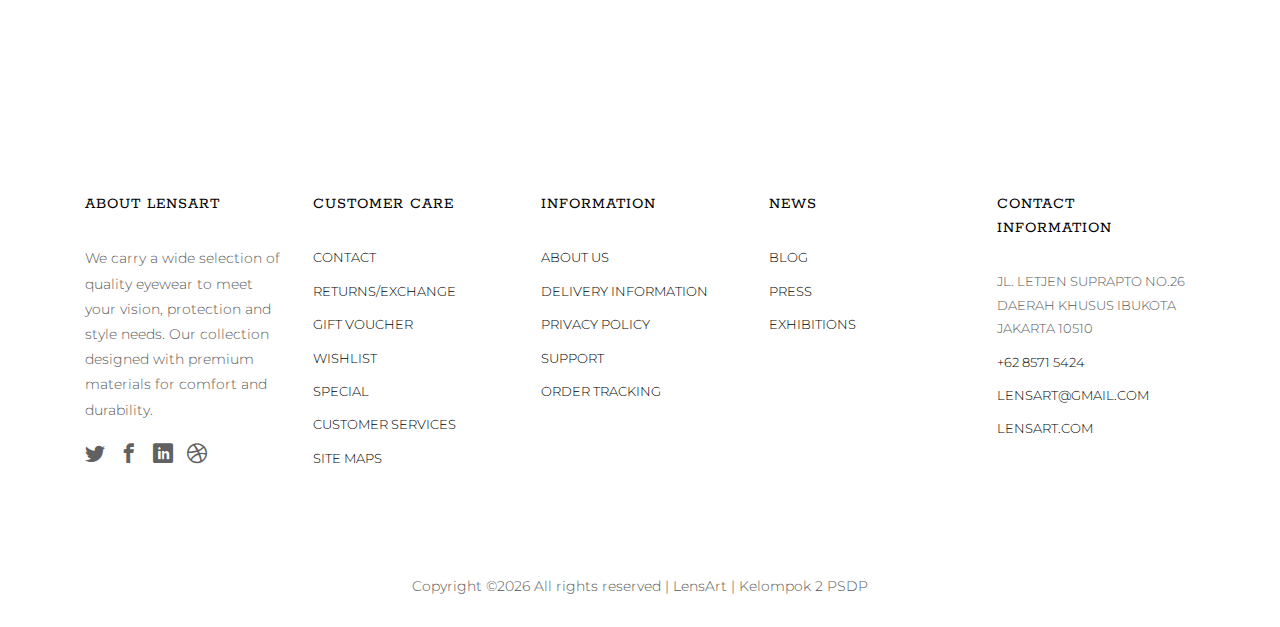
<file: product-detail.html>
<!DOCTYPE HTML>
<html>
	<head>
	<title>LensArt - Optics</title>
   <meta charset="utf-8">
   <meta name="viewport" content="width=device-width, initial-scale=1, shrink-to-fit=no">

	<link href="https://fonts.googleapis.com/css?family=Montserrat:300,400,500,600,700" rel="stylesheet">
	<link href="https://fonts.googleapis.com/css?family=Rokkitt:100,300,400,700" rel="stylesheet">
	
	<!-- Animate.css -->
	<link rel="stylesheet" href="css/animate.css">
	<!-- Icomoon Icon Fonts-->
	<link rel="stylesheet" href="css/icomoon.css">
	<!-- Ion Icon Fonts-->
	<link rel="stylesheet" href="css/ionicons.min.css">
	<!-- Bootstrap  -->
	<link rel="stylesheet" href="css/bootstrap.min.css">

	<!-- Magnific Popup -->
	<link rel="stylesheet" href="css/magnific-popup.css">

	<!-- Flexslider  -->
	<link rel="stylesheet" href="css/flexslider.css">

	<!-- Owl Carousel -->
	<link rel="stylesheet" href="css/owl.carousel.min.css">
	<link rel="stylesheet" href="css/owl.theme.default.min.css">
	
	<!-- Date Picker -->
	<link rel="stylesheet" href="css/bootstrap-datepicker.css">
	<!-- Flaticons  -->
	<link rel="stylesheet" href="fonts/flaticon/font/flaticon.css">

	<!-- Theme style  -->
	<link rel="stylesheet" href="css/style.css">

	</head>
	<body>
		
	<div class="colorlib-loader"></div>

	<div id="page">
		<nav class="colorlib-nav" role="navigation">
			<div class="top-menu">
				<div class="container">
					<div class="row">
						<div class="col-sm-7 col-md-9">
							<div id="colorlib-logo"><a href="index.html">LensArt</a></div>
						</div>
						<div class="col-sm-5 col-md-3">
			            <form action="#" class="search-wrap">
			               <div class="form-group">
			                  <input type="search" class="form-control search" placeholder="Search">
			                  <button class="btn btn-primary submit-search text-center" type="submit"><i class="icon-search"></i></button>
			               </div>
			            </form>
			         </div>
		         </div>
					<div class="row">
						<div class="col-sm-12 text-left menu-1">
							<ul>
								<li><a href="index.html">Home</a></li>
								<li class="has-dropdown active">
									<a href="men.html">Men</a>
									<!-- Dont Need 
									<ul class="dropdown">
										<li><a href="product-detail.html">Product Detail</a></li>
										<li><a href="cart.html">Shopping Cart</a></li>
										<li><a href="checkout.html">Checkout</a></li>
										<li><a href="order-complete.html">Order Complete</a></li>
										<li><a href="add-to-wishlist.html">Wishlist</a></li>
									</ul>
									-->
								</li>
								<li><a href="women.html">Women</a></li>
								<li><a href="about.html">About</a></li>
								<li><a href="contact.html">Contact</a></li>
								<li class="cart"><a href="cart.html"><i class="icon-shopping-cart"></i> Cart [1]</a></li>
							</ul>
						</div>
					</div>
				</div>
			</div>
			<div class="sale">
				<div class="container">
					<div class="row">
						<div class="col-sm-8 offset-sm-2 text-center">
							<div class="row">
								<div class="owl-carousel2">
									<div class="item">
										<div class="col">
											<h3><a href="#"></a></h3>
										</div>
									</div>
									<div class="item">
										<div class="col">
											<h3><a href="#"></a></h3>
										</div>
									</div>
								</div>
							</div>
						</div>
					</div>
				</div>
			</div>
		</nav>

		<div class="breadcrumbs">
			<div class="container">
				<div class="row">
					<div class="col">
						<p class="bread"><span><a href="index.html">Home</a></span> / <span>Product Details</span></p>
					</div>
				</div>
			</div>
		</div>


		<div class="colorlib-product">
			<div class="container">
				<div class="row row-pb-lg product-detail-wrap">
					<div class="col-sm-8">
						<div class="owl-carousel">
							<div class="item">
								<div class="product-entry border">
									<a href="#" class="prod-img">
										<img src="images/KCM-2/CG-6.webp" class="img-fluid" alt="Free html5 bootstrap 4 template">
									</a>
								</div>
							</div>
							<div class="item">
								<div class="product-entry border">
									<a href="#" class="prod-img">
										<img src="images/KCM-2/CG-6.webp" class="img-fluid" alt="Free html5 bootstrap 4 template">
									</a>
								</div>
							</div>
							<div class="item">
								<div class="product-entry border">
									<a href="#" class="prod-img">
										<img src="images/KCM-2/CG-6.webp" class="img-fluid" alt="Free html5 bootstrap 4 template">
									</a>
								</div>
							</div>
							<div class="item">
								<div class="product-entry border">
									<a href="#" class="prod-img">
										<img src="images/KCM-2/CG-6.webp" class="img-fluid" alt="Free html5 bootstrap 4 template">
									</a>
								</div>
							</div>
						</div>
					</div>
					<div class="col-sm-4">
						<div class="product-desc">
							<h3>LA-Chopard VCH 332S</h3>
							<p class="price">
								<span>Rp1.200.000</span> 
								<span class="rate">
									<i class="icon-star-full"></i>
									<i class="icon-star-full"></i>
									<i class="icon-star-full"></i>
									<i class="icon-star-full"></i>
									<i class="icon-star-half"></i>
									(74 Rating)
								</span>
							</p>
							<p>The Chopard VCH 332S glasses are an exclusive product from the renowned luxury brand Chopard, known for its elegant and sophisticated accessories. This model features a design that combines classic elegance with modern touches, creating a stylish and refined look. Made from high-quality materials such as gold-plated metal or premium acetate, these glasses offer not only a striking appearance but also durability.</p>
							<p>The meticulous design details, including the Chopard logo engraved on the frame or temples, serve as a signature of the brand's reputation for luxury and quality. These glasses not only focus on appearance but also on comfort, with lenses designed to protect the eyes from UV rays and provide an optimal visual experience.</p>
							<!--<div class="size-wrap">
								<div class="block-26 mb-2">
									<h4>Size</h4>
				               <ul>
				                  <li><a href="#">7</a></li>
				                  <li><a href="#">7.5</a></li>
				                  <li><a href="#">8</a></li>
				                  <li><a href="#">8.5</a></li>
				                  <li><a href="#">9</a></li>
				                  <li><a href="#">9.5</a></li>
				                  <li><a href="#">10</a></li>
				                  <li><a href="#">10.5</a></li>
				                  <li><a href="#">11</a></li>
				                  <li><a href="#">11.5</a></li>
				                  <li><a href="#">12</a></li>
				                  <li><a href="#">12.5</a></li>
				                  <li><a href="#">13</a></li>
				                  <li><a href="#">13.5</a></li>
				                  <li><a href="#">14</a></li>
				               </ul>
				            </div>
				            <div class="block-26 mb-4">
									<h4>Width</h4>
				               <ul>
				                  <li><a href="#">M</a></li>
				                  <li><a href="#">W</a></li>
				               </ul>
				            </div>
							</div>
						-->
                     <div class="input-group mb-4">
                     	<span class="input-group-btn">
                        	<button type="button" class="quantity-left-minus btn"  data-type="minus" data-field="">
                           <i class="icon-minus2"></i>
                        	</button>
                    		</span>
                     	<input type="text" id="quantity" name="quantity" class="form-control input-number" value="1" min="1" max="100">
                     	<span class="input-group-btn ml-1">
                        	<button type="button" class="quantity-right-plus btn" data-type="plus" data-field="">
                             <i class="icon-plus2"></i>
                         </button>
                     	</span>
                  	</div>
                  	<div class="row">
	                  	<div class="col-sm-12 text-center">
									<p class="addtocart"><a href="cart.html" class="btn btn-primary btn-addtocart"><i class="icon-shopping-cart"></i> Add to Cart</a></p>
								</div>
							</div>
						</div>
					</div>
				</div>

				<div class="row">
					<div class="col-sm-12">
						<div class="row">
							<div class="col-md-12 pills">
								<div class="bd-example bd-example-tabs">
								  <ul class="nav nav-pills mb-3" id="pills-tab" role="tablist">

								    <li class="nav-item">
								      <a class="nav-link active" id="pills-description-tab" data-toggle="pill" href="#pills-description" role="tab" aria-controls="pills-description" aria-expanded="true">Description</a>
								    </li>
								    <li class="nav-item">
								      <a class="nav-link" id="pills-manufacturer-tab" data-toggle="pill" href="#pills-manufacturer" role="tab" aria-controls="pills-manufacturer" aria-expanded="true">Manufacturer</a>
								    </li>
								    <li class="nav-item">
								      <a class="nav-link" id="pills-review-tab" data-toggle="pill" href="#pills-review" role="tab" aria-controls="pills-review" aria-expanded="true">Review</a>
								    </li>
								  </ul>

								  <div class="tab-content" id="pills-tabContent">
								    <div class="tab-pane border fade show active" id="pills-description" role="tabpanel" aria-labelledby="pills-description-tab">
								      <p>The Chopard VCH 332S glasses are an exclusive product from the renowned luxury brand Chopard, known for its elegant and sophisticated accessories. This model features a design that combines classic elegance with modern touches, creating a stylish and refined look. Made from high-quality materials such as gold-plated metal or premium acetate, these glasses offer not only a striking appearance but also durability. Additionally, some editions may include extra details like Swarovski crystals or other jewelry elements, further emphasizing the luxurious feel.</p>
										<ul>
											<li>Diagonal : 54</li>
											<li>Frame Colour : Havana</li>
											<li>Gender : Female</li>
											<li>Material : Gold of Plate</li>
											<li>Temple Length : 140</li>
											<li>Vertical : 43</li>
										</ul>
								    </div>

								    <div class="tab-pane border fade" id="pills-manufacturer" role="tabpanel" aria-labelledby="pills-manufacturer-tab">
								      <p>Lorem ipsum dolor sit amet consectetur adipisicing elit. Tempora, cumque repudiandae! Saepe excepturi nihil distinctio consequuntur. Vel, eligendi sit eum in reiciendis fuga doloribus laboriosam qui. Harum doloremque at consequuntur.</p>
										<p>Lorem ipsum dolor sit amet, consectetur adipisicing elit. Veniam dicta doloribus eos soluta enim eligendi odio dignissimos! Asperiores officiis voluptatibus voluptates quos libero dignissimos animi porro officia eum, iusto consectetur.</p>
								    </div>

								    <div class="tab-pane border fade" id="pills-review" role="tabpanel" aria-labelledby="pills-review-tab">
								      <div class="row">
								   		<div class="col-md-8">
								   			<h3 class="head">23 Reviews</h3>
								   			<div class="review">
										   		<div class="user-img" style="background-image: url(images/person1.jpg)"></div>
										   		<div class="desc">
										   			<h4>
										   				<span class="text-left">Fulan Ibn Fulan</span>
										   				<span class="text-right">13 October 2024</span>
										   			</h4>
										   			<p class="star">
										   				<span>
										   					<i class="icon-star-full"></i>
										   					<i class="icon-star-full"></i>
										   					<i class="icon-star-full"></i>
										   					<i class="icon-star-half"></i>
										   					<i class="icon-star-empty"></i>
									   					</span>
									   					<span class="text-right"><a href="#" class="reply"><i class="icon-reply"></i></a></span>
										   			</p>
										   			<p>Lorem ipsum dolor sit amet consectetur adipisicing elit. Maxime expedita nam velit quam fugit.</p>
										   		</div>
										   	</div>
										   	<div class="review">
										   		<div class="user-img" style="background-image: url(images/person2.jpg)"></div>
										   		<div class="desc">
										   			<h4>
										   				<span class="text-left">Fulana Ibn Fulana</span>
										   				<span class="text-right">14 October 2024</span>
										   			</h4>
										   			<p class="star">
										   				<span>
										   					<i class="icon-star-full"></i>
										   					<i class="icon-star-full"></i>
										   					<i class="icon-star-full"></i>
										   					<i class="icon-star-half"></i>
										   					<i class="icon-star-empty"></i>
									   					</span>
									   					<span class="text-right"><a href="#" class="reply"><i class="icon-reply"></i></a></span>
										   			</p>
										   			<p>Lorem ipsum dolor sit amet consectetur adipisicing elit. Maxime expedita nam velit quam fugit.</p>
										   		</div>
										   	</div>
										   	<div class="review">
										   		<div class="user-img" style="background-image: url(images/person3.jpg)"></div>
										   		<div class="desc">
										   			<h4>
										   				<span class="text-left">Fulani Ibn Fulani</span>
										   				<span class="text-right">15 October 2024</span>
										   			</h4>
										   			<p class="star">
										   				<span>
										   					<i class="icon-star-full"></i>
										   					<i class="icon-star-full"></i>
										   					<i class="icon-star-full"></i>
										   					<i class="icon-star-half"></i>
										   					<i class="icon-star-empty"></i>
									   					</span>
									   					<span class="text-right"><a href="#" class="reply"><i class="icon-reply"></i></a></span>
										   			</p>
										   			<p>Lorem ipsum dolor sit amet consectetur adipisicing elit. Maxime expedita nam velit quam fugit.</p>
										   		</div>
										   	</div>
								   		</div>
								   		<div class="col-md-4">
								   			<div class="rating-wrap">
									   			<h3 class="head">Give a Review</h3>
									   			<div class="wrap">
										   			<p class="star">
										   				<span>
										   					<i class="icon-star-full"></i>
										   					<i class="icon-star-full"></i>
										   					<i class="icon-star-full"></i>
										   					<i class="icon-star-full"></i>
										   					<i class="icon-star-full"></i>
										   					(98%)
									   					</span>
									   					<span>20 Reviews</span>
										   			</p>
										   			<p class="star">
										   				<span>
										   					<i class="icon-star-full"></i>
										   					<i class="icon-star-full"></i>
										   					<i class="icon-star-full"></i>
										   					<i class="icon-star-full"></i>
										   					<i class="icon-star-empty"></i>
										   					(85%)
									   					</span>
									   					<span>10 Reviews</span>
										   			</p>
										   			<p class="star">
										   				<span>
										   					<i class="icon-star-full"></i>
										   					<i class="icon-star-full"></i>
										   					<i class="icon-star-full"></i>
										   					<i class="icon-star-empty"></i>
										   					<i class="icon-star-empty"></i>
										   					(70%)
									   					</span>
									   					<span>5 Reviews</span>
										   			</p>
										   			<p class="star">
										   				<span>
										   					<i class="icon-star-full"></i>
										   					<i class="icon-star-full"></i>
										   					<i class="icon-star-empty"></i>
										   					<i class="icon-star-empty"></i>
										   					<i class="icon-star-empty"></i>
										   					(10%)
									   					</span>
									   					<span>0 Reviews</span>
										   			</p>
										   			<p class="star">
										   				<span>
										   					<i class="icon-star-full"></i>
										   					<i class="icon-star-empty"></i>
										   					<i class="icon-star-empty"></i>
										   					<i class="icon-star-empty"></i>
										   					<i class="icon-star-empty"></i>
										   					(0%)
									   					</span>
									   					<span>0 Reviews</span>
										   			</p>
										   		</div>
									   		</div>
								   		</div>
								   	</div>
								    </div>
								  </div>
								</div>
				         </div>
						</div>
					</div>
				</div>
			</div>
		</div>

		<footer id="colorlib-footer" role="contentinfo">
			<div class="container">
				<div class="row row-pb-md">
					<div class="col footer-col colorlib-widget">
						<h4>About LensArt</h4>
						<p>We carry a wide selection of quality eyewear to meet your vision, protection and style needs. Our collection designed with premium materials for comfort and durability.</p>
						<p>
							<ul class="colorlib-social-icons">
								<li><a href="#"><i class="icon-twitter"></i></a></li>
								<li><a href="#"><i class="icon-facebook"></i></a></li>
								<li><a href="#"><i class="icon-linkedin"></i></a></li>
								<li><a href="#"><i class="icon-dribbble"></i></a></li>
							</ul>
						</p>
					</div>
					<div class="col footer-col colorlib-widget">
						<h4>Customer Care</h4>
						<p>
							<ul class="colorlib-footer-links">
								<li><a href="#">Contact</a></li>
								<li><a href="#">Returns/Exchange</a></li>
								<li><a href="#">Gift Voucher</a></li>
								<li><a href="#">Wishlist</a></li>
								<li><a href="#">Special</a></li>
								<li><a href="#">Customer Services</a></li>
								<li><a href="#">Site maps</a></li>
							</ul>
						</p>
					</div>
					<div class="col footer-col colorlib-widget">
						<h4>Information</h4>
						<p>
							<ul class="colorlib-footer-links">
								<li><a href="#">About us</a></li>
								<li><a href="#">Delivery Information</a></li>
								<li><a href="#">Privacy Policy</a></li>
								<li><a href="#">Support</a></li>
								<li><a href="#">Order Tracking</a></li>
							</ul>
						</p>
					</div>

					<div class="col footer-col">
						<h4>News</h4>
						<ul class="colorlib-footer-links">
							<li><a href="#">Blog</a></li>
							<li><a href="#">Press</a></li>
							<li><a href="#">Exhibitions</a></li>
						</ul>
					</div>

					<div class="col footer-col">
						<h4>Contact Information</h4>
						<ul class="colorlib-footer-links">
							<li>Jl. Letjen Suprapto No.26<br> Daerah Khusus Ibukota Jakarta 10510</li>
							<li><a href="https://wa.me/+62">+62 8571 5424</a></li>
							<li><a href="mailto:info@yoursite.com">LensArt@gmail.com</a></li>
							<li><a href="#">LensArt.com</a></li>
						</ul>
					</div>
				</div>
			</div>
			<div class="copy">
				<div class="row">
					<div class="col-sm-12 text-center">
						<p>
							<span><!-- Link back to Colorlib can't be removed. Template is licensed under CC BY 3.0. -->
Copyright &copy;<script>document.write(new Date().getFullYear());</script> All rights reserved |
<!-- Link back to Colorlib can't be removed. Template is licensed under CC BY 3.0. --></span> 
							<span class="block">LensArt | Kelompok 2 PSDP</a>
						</p>
					</div>
				</div>
			</div>
		</footer>
	</div>

	<div class="gototop js-top">
		<a href="#" class="js-gotop"><i class="ion-ios-arrow-up"></i></a>
	</div>
	
	<!-- jQuery -->
	<script src="js/jquery.min.js"></script>
   <!-- popper -->
   <script src="js/popper.min.js"></script>
   <!-- bootstrap 4.1 -->
   <script src="js/bootstrap.min.js"></script>
   <!-- jQuery easing -->
   <script src="js/jquery.easing.1.3.js"></script>
	<!-- Waypoints -->
	<script src="js/jquery.waypoints.min.js"></script>
	<!-- Flexslider -->
	<script src="js/jquery.flexslider-min.js"></script>
	<!-- Owl carousel -->
	<script src="js/owl.carousel.min.js"></script>
	<!-- Magnific Popup -->
	<script src="js/jquery.magnific-popup.min.js"></script>
	<script src="js/magnific-popup-options.js"></script>
	<!-- Date Picker -->
	<script src="js/bootstrap-datepicker.js"></script>
	<!-- Stellar Parallax -->
	<script src="js/jquery.stellar.min.js"></script>
	<!-- Main -->
	<script src="js/main.js"></script>

	<script>
		$(document).ready(function(){

		var quantitiy=0;
		   $('.quantity-right-plus').click(function(e){
		        
		        // Stop acting like a button
		        e.preventDefault();
		        // Get the field name
		        var quantity = parseInt($('#quantity').val());
		        
		        // If is not undefined
		            
		            $('#quantity').val(quantity + 1);

		          
		            // Increment
		        
		    });

		     $('.quantity-left-minus').click(function(e){
		        // Stop acting like a button
		        e.preventDefault();
		        // Get the field name
		        var quantity = parseInt($('#quantity').val());
		        
		        // If is not undefined
		      
		            // Increment
		            if(quantity>0){
		            $('#quantity').val(quantity - 1);
		            }
		    });
		    
		});
	</script>


	</body>
</html>
</file>
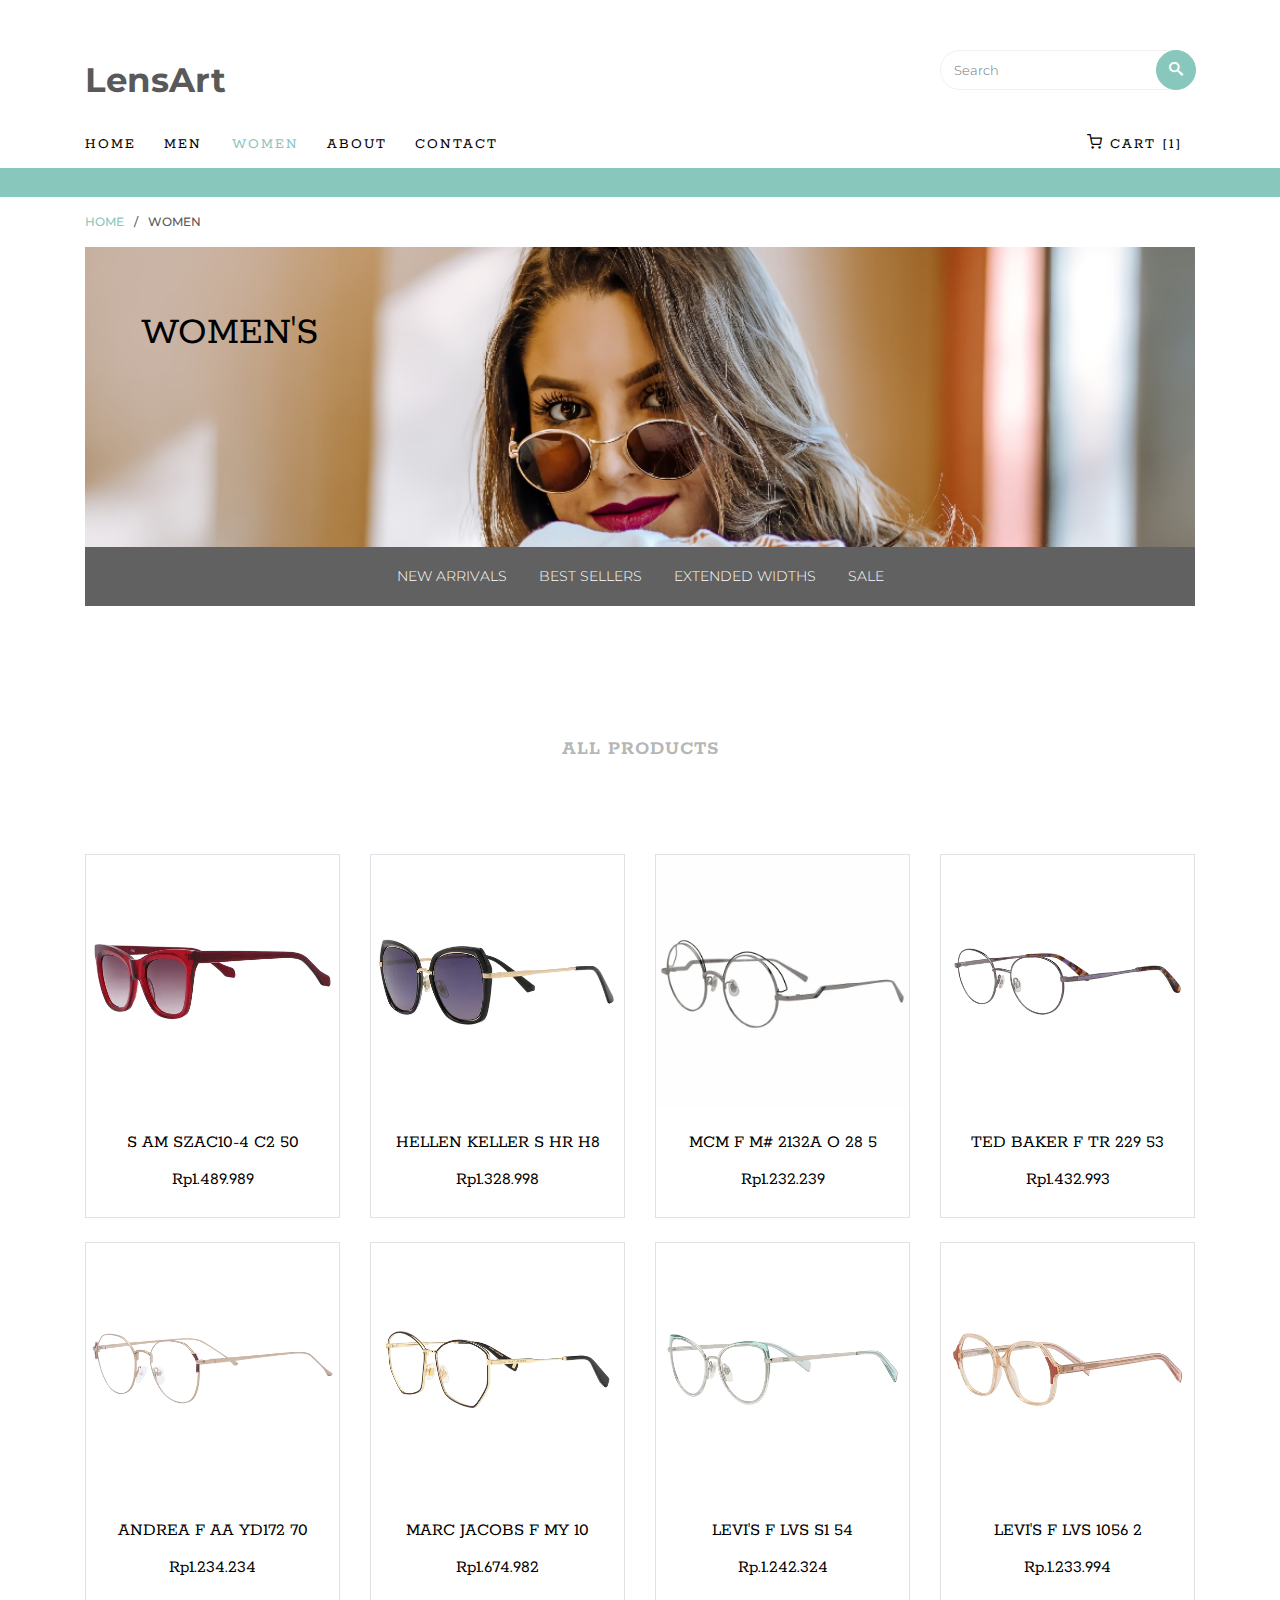
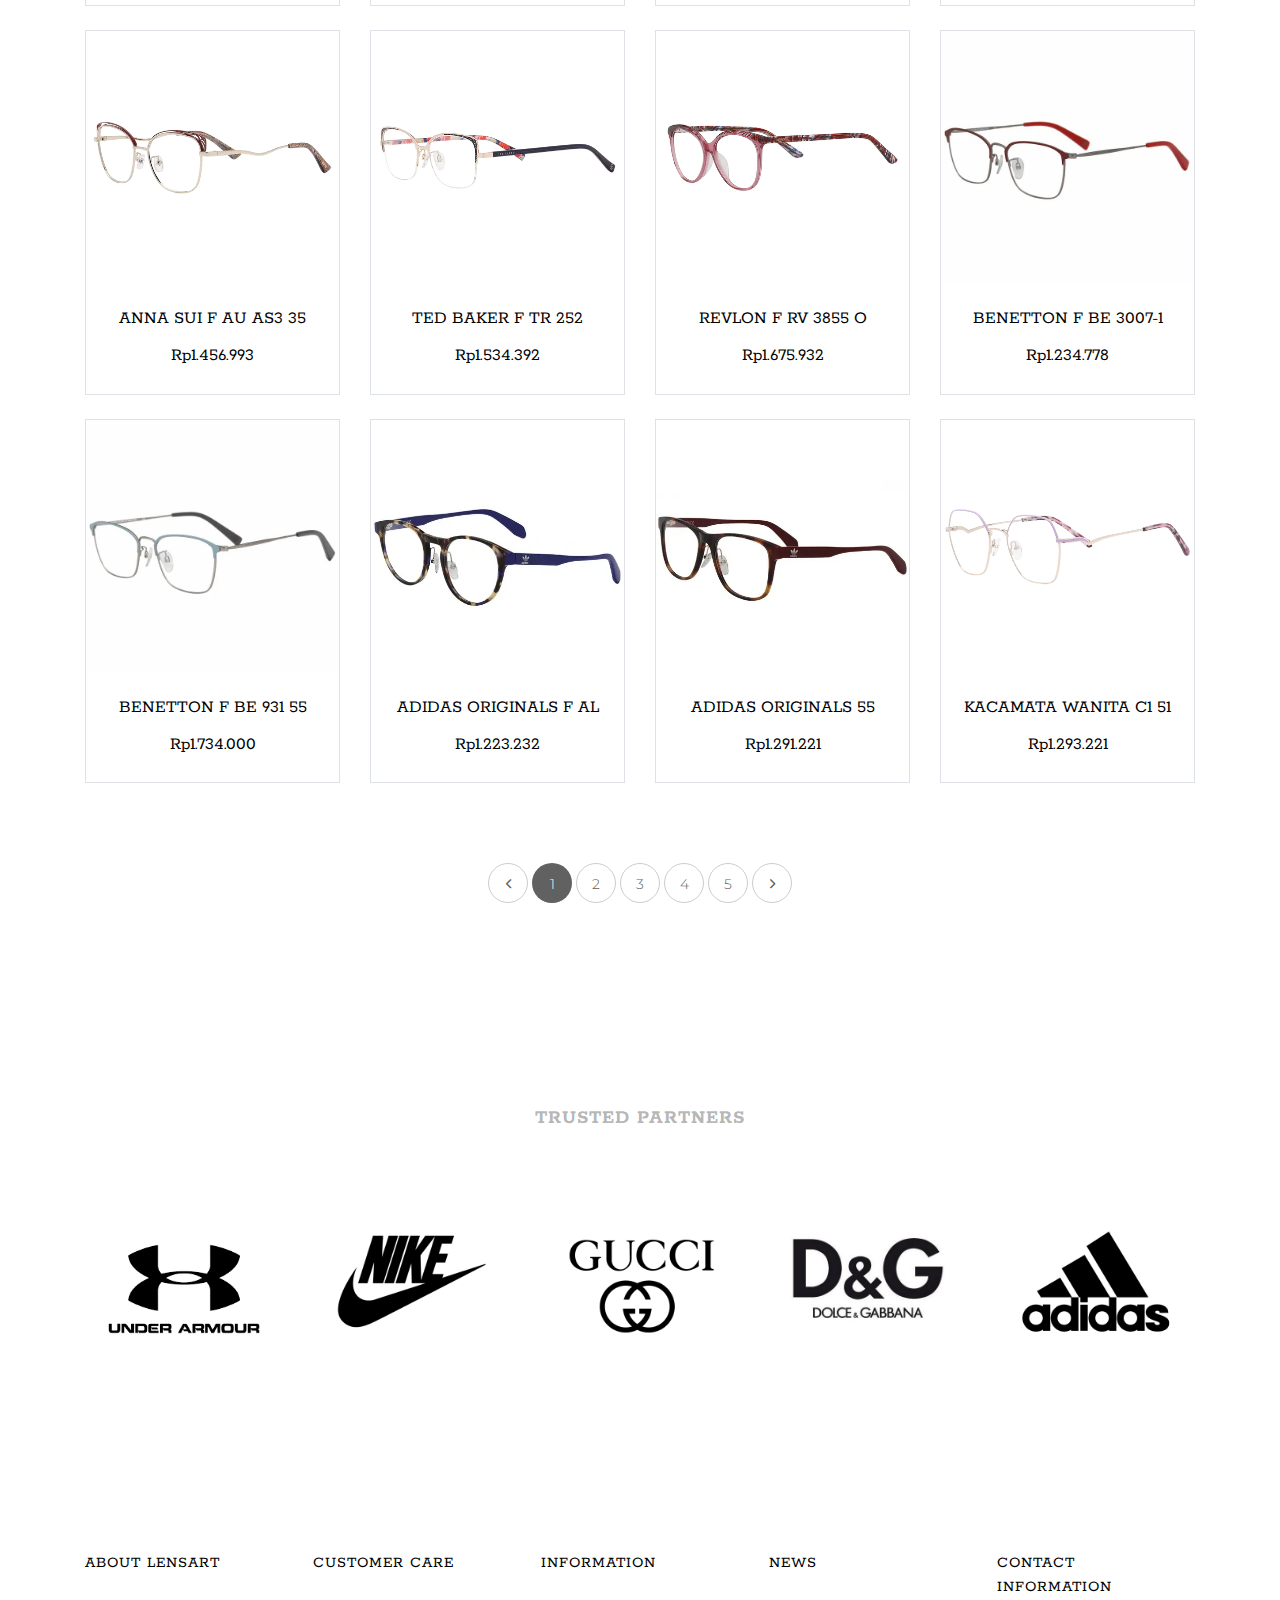
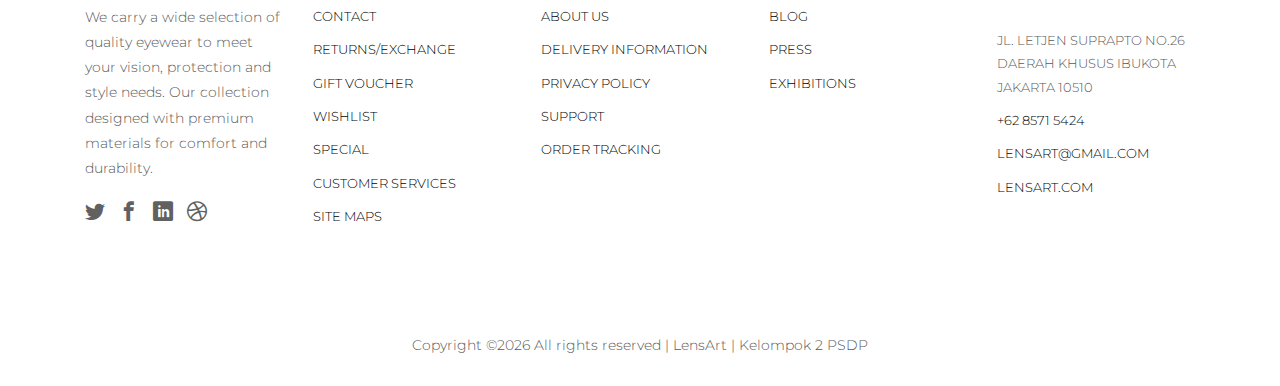
<file: women.html>
<!DOCTYPE HTML>
<html>
	<head>
	<title>LensArt - Optics</title>
   <meta charset="utf-8">
   <meta name="viewport" content="width=device-width, initial-scale=1, shrink-to-fit=no">

	<link href="https://fonts.googleapis.com/css?family=Montserrat:300,400,500,600,700" rel="stylesheet">
	<link href="https://fonts.googleapis.com/css?family=Rokkitt:100,300,400,700" rel="stylesheet">
	
	<!-- Animate.css -->
	<link rel="stylesheet" href="css/animate.css">
	<!-- Icomoon Icon Fonts-->
	<link rel="stylesheet" href="css/icomoon.css">
	<!-- Ion Icon Fonts-->
	<link rel="stylesheet" href="css/ionicons.min.css">
	<!-- Bootstrap  -->
	<link rel="stylesheet" href="css/bootstrap.min.css">

	<!-- Magnific Popup -->
	<link rel="stylesheet" href="css/magnific-popup.css">

	<!-- Flexslider  -->
	<link rel="stylesheet" href="css/flexslider.css">

	<!-- Owl Carousel -->
	<link rel="stylesheet" href="css/owl.carousel.min.css">
	<link rel="stylesheet" href="css/owl.theme.default.min.css">
	
	<!-- Date Picker -->
	<link rel="stylesheet" href="css/bootstrap-datepicker.css">
	<!-- Flaticons  -->
	<link rel="stylesheet" href="fonts/flaticon/font/flaticon.css">

	<!-- Theme style  -->
	<link rel="stylesheet" href="css/style.css">

	</head>
	<body>
		
	<div class="colorlib-loader"></div>

	<div id="page">
		<nav class="colorlib-nav" role="navigation">
			<div class="top-menu">
				<div class="container">
					<div class="row">
						<div class="col-sm-7 col-md-9">
							<div id="colorlib-logo"><a href="index.html">LensArt</a></div>
						</div>
						<div class="col-sm-5 col-md-3">
			            <form action="#" class="search-wrap">
			               <div class="form-group">
			                  <input type="search" class="form-control search" placeholder="Search">
			                  <button class="btn btn-primary submit-search text-center" type="submit"><i class="icon-search"></i></button>
			               </div>
			            </form>
			         </div>
		         </div>
					<div class="row">
						<div class="col-sm-12 text-left menu-1">
							<ul>
								<li><a href="index.html">Home</a></li>
								<li class="has-dropdown">
									<a href="men.html">Men</a>
									<!-- Dont Need 
									<ul class="dropdown">
										<li><a href="product-detail.html">Product Detail</a></li>
										<li><a href="cart.html">Shopping Cart</a></li>
										<li><a href="checkout.html">Checkout</a></li>
										<li><a href="order-complete.html">Order Complete</a></li>
										<li><a href="add-to-wishlist.html">Wishlist</a></li>
									</ul>
									-->
								</li>
								<li class="active"><a href="women.html">Women</a></li>
								<li><a href="about.html">About</a></li>
								<li><a href="contact.html">Contact</a></li>
								<li class="cart"><a href="cart.html"><i class="icon-shopping-cart"></i> Cart [1]</a></li>
							</ul>
						</div>
					</div>
				</div>
			</div>
			<div class="sale">
				<div class="container">
					<div class="row">
						<div class="col-sm-8 offset-sm-2 text-center">
							<div class="row">
								<div class="owl-carousel2">
									<div class="item">
									<!---->
										<div class="col">
											<h3><a href="#"></a></h3>
										</div>
									</div>
									<div class="item">
										<div class="col">
											<h3><a href="#"></a></h3>
										</div>
									</div>
								</div>
							</div>
						</div>
					</div>
				</div>
			</div>
		</nav>
		<div class="breadcrumbs">
			<div class="container">
				<div class="row">
					<div class="col">
						<p class="bread"><span><a href="index.html">Home</a></span> / <span>Women</span></p>
					</div>
				</div>
			</div>
		</div>

		<div class="breadcrumbs-two">
			<div class="container">
				<div class="row">
					<div class="col">
						<div class="breadcrumbs-img" style="background-image: url(images/KCM-2/main.jpg);">
							<h2>Women's</h2>
						</div>
						<div class="menu text-center">
							<p><a href="#">New Arrivals</a> <a href="#">Best Sellers</a> <a href="#">Extended Widths</a> <a href="#">Sale</a></p>
						</div>
					</div>
				</div>
			</div>
		</div>

		 <!-- Didn't Need
		<div class="colorlib-featured">
			<div class="container">
				<div class="row">
					<div class="col-sm-4 text-center">
						<div class="featured">
							<div class="featured-img featured-img-2" style="background-image: url(images/KCM-2/CG-2.webp);">
								<h2>Casuals</h2>
								<p><a href="#" class="btn btn-primary btn-lg">Shop now</a></p>
							</div>
						</div>
					</div>
					<div class="col-sm-4 text-center">
						<div class="featured">
							<div class="featured-img featured-img-2" style="background-image: url(images/KCM-3/cwk-1.webp);">
								<h2>Dress</h2>
								<p><a href="#" class="btn btn-primary btn-lg">Shop now</a></p>
							</div>
						</div>
					</div>
					<div class="col-sm-4 text-center">
						<div class="featured">
							<div class="featured-img featured-img-2" style="background-image: url(images/KCM-3/cwk-11.webp);">
								<h2>Sports</h2>
								<p><a href="#" class="btn btn-primary btn-lg">Shop now</a></p>
							</div>
						</div>
					</div>
				</div>
			</div>
		</div>
	    -->
		<div class="colorlib-product">
			<div class="container">
				<div class="row">
					<div class="col-sm-8 offset-sm-2 text-center colorlib-heading colorlib-heading-sm">
						<h2>All Products</h2>
					</div>
				</div>
				<div class="row row-pb-md">
					<div class="col-md-3 col-lg-3 mb-4 text-center">
						<div class="product-entry border">
							<a href="#" class="prod-img">
								<img src="images/KCM-2/SUG-2.webp" class="img-fluid" alt="Free html5 bootstrap 4 template">
							</a>
							<div class="desc">
								<h2><a href="#">S AM SZAC10-4 C2 50</a></h2>
								<span class="price">Rp1.489.989</span>
							</div>
						</div>
					</div>
					<div class="col-md-3 col-lg-3 mb-4 text-center">
						<div class="product-entry border">
							<a href="#" class="prod-img">
								<img src="images/KCM-2/SUG-3.webp" class="img-fluid" alt="Free html5 bootstrap 4 template">
							</a>
							<div class="desc">
								<h2><a href="#">Hellen Keller S HR H8</a></h2>
								<span class="price">Rp1.328.998</span>
							</div>
						</div>
					</div>
					<div class="col-md-3 col-lg-3 mb-4 text-center">
						<div class="product-entry border">
							<a href="#" class="prod-img">
								<img src="images/KCM-3/wn-1.webp" class="img-fluid" alt="Free html5 bootstrap 4 template">
							</a>
							<div class="desc">
								<h2><a href="#">MCM F M# 2132A O 28 5</a></h2>
								<span class="price">Rp1.232.239</span>
							</div>
						</div>
					</div>
					<div class="col-md-3 col-lg-3 mb-4 text-center">
						<div class="product-entry border">
							<a href="#" class="prod-img">
								<img src="images/KCM-3/wn-2.webp" class="img-fluid" alt="Free html5 bootstrap 4 template">
							</a>
							<div class="desc">
								<h2><a href="#">Ted Baker F TR 229 53</a></h2>
								<span class="price">Rp1.432.993</span>
							</div>
						</div>
					</div>
					<div class="w-100"></div>
					<div class="col-md-3 col-lg-3 mb-4 text-center">
						<div class="product-entry border">
							<a href="#" class="prod-img">
								<img src="images/KCM-3/wn-3.webp" class="img-fluid" alt="Free html5 bootstrap 4 template">
							</a>
							<div class="desc">
								<h2><a href="#">Andrea F AA YD172 70</a></h2>
								<span class="price">Rp1.234.234</span>
							</div>
						</div>
					</div>
					<div class="col-md-3 col-lg-3 mb-4 text-center">
						<div class="product-entry border">
							<a href="#" class="prod-img">
								<img src="images/KCM-3/wn-4.webp" class="img-fluid" alt="Free html5 bootstrap 4 template">
							</a>
							<div class="desc">
								<h2><a href="#">Marc Jacobs F MY 10</a></h2>
								<span class="price">Rp1.674.982</span>
							</div>
						</div>
					</div>
					<div class="col-md-3 col-lg-3 mb-4 text-center">
						<div class="product-entry border">
							<a href="#" class="prod-img">
								<img src="images/KCM-3/wn-5.webp" class="img-fluid" alt="Free html5 bootstrap 4 template">
							</a>
							<div class="desc">
								<h2><a href="#">Levi's F LVS S1 54</a></h2>
								<span class="price">Rp.1.242.324</span>
							</div>
						</div>
					</div>
					<div class="col-md-3 col-lg-3 mb-4 text-center">
						<div class="product-entry border">
							<a href="#" class="prod-img">
								<img src="images/KCM-3/wn-6.webp" class="img-fluid" alt="Free html5 bootstrap 4 template">
							</a>
							<div class="desc">
								<h2><a href="#">Levi's F LVS 1056 2</a></h2>
								<span class="price">Rp.1.233.994</span>
							</div>
						</div>
					</div>
					<div class="w-100"></div>
					<div class="col-md-3 col-lg-3 mb-4 text-center">
						<div class="product-entry border">
							<a href="#" class="prod-img">
								<img src="images/KCM-3/wn-7.webp" class="img-fluid" alt="Free html5 bootstrap 4 template">
							</a>
							<div class="desc">
								<h2><a href="#">Anna Sui F AU AS3 35</a></h2>
								<span class="price">Rp1.456.993</span>
							</div>
						</div>
					</div>
					<div class="col-md-3 col-lg-3 mb-4 text-center">
						<div class="product-entry border">
							<a href="#" class="prod-img">
								<img src="images/KCM-3/wn-8.webp" class="img-fluid" alt="Free html5 bootstrap 4 template">
							</a>
							<div class="desc">
								<h2><a href="#">Ted Baker F TR 252</a></h2>
								<span class="price">Rp1.534.392</span>
							</div>
						</div>
					</div>
					<div class="col-md-3 col-lg-3 mb-4 text-center">
						<div class="product-entry border">
							<a href="#" class="prod-img">
								<img src="images/KCM-3/wn-9.webp" class="img-fluid" alt="Free html5 bootstrap 4 template">
							</a>
							<div class="desc">
								<h2><a href="#">Revlon F RV 3855 O</a></h2>
								<span class="price">Rp1.675.932</span>
							</div>
						</div>
					</div>
					<div class="col-md-3 col-lg-3 mb-4 text-center">
						<div class="product-entry border">
							<a href="#" class="prod-img">
								<img src="images/KCM-3/cwk-10.webp" class="img-fluid" alt="Free html5 bootstrap 4 template">
							</a>
							<div class="desc">
								<h2><a href="#">Benetton F BE 3007-1</a></h2>
								<span class="price">Rp1.234.778</span>
							</div>
						</div>
					</div>
					<div class="w-100"></div>
					<div class="col-md-3 col-lg-3 mb-4 text-center">
						<div class="product-entry border">
							<a href="#" class="prod-img">
								<img src="images/KCM-3/cwk-11.webp" class="img-fluid" alt="Free html5 bootstrap 4 template">
							</a>
							<div class="desc">
								<h2><a href="#">Benetton F BE 931 55</a></h2>
								<span class="price">Rp1.734.000</span>
							</div>
						</div>
					</div>
					<div class="col-md-3 col-lg-3 mb-4 text-center">
						<div class="product-entry border">
							<a href="#" class="prod-img">
								<img src="images/KCM-3/cwk-12.webp" class="img-fluid" alt="Free html5 bootstrap 4 template">
							</a>
							<div class="desc">
								<h2><a href="#">Adidas Originals F AL</a></h2>
								<span class="price">Rp1.223.232</span>
							</div>
						</div>
					</div>
					<div class="col-md-3 col-lg-3 mb-4 text-center">
						<div class="product-entry border">
							<a href="#" class="prod-img">
								<img src="images/KCM-3/cwk-13.webp" class="img-fluid" alt="Free html5 bootstrap 4 template">
							</a>
							<div class="desc">
								<h2><a href="#">Adidas Originals 55</a></h2>
								<span class="price">Rp1.291.221</span>
							</div>
						</div>
					</div>
					<div class="col-md-3 col-lg-3 mb-4 text-center">
						<div class="product-entry border">
							<a href="#" class="prod-img">
								<img src="images/KCM-3/wn-14.webp" class="img-fluid" alt="Free html5 bootstrap 4 template">
							</a>
							<div class="desc">
								<h2><a href="#">Kacamata Wanita C1 51</a></h2>
								<span class="price">Rp1.293.221</span>
							</div>
						</div>
					</div>
				</div>
				<div class="row">
					<div class="col-md-12 text-center">
						<div class="block-27">
		               <ul>
			               <li><a href="#"><i class="ion-ios-arrow-back"></i></a></li>
		                  <li class="active"><span>1</span></li>
		                  <li><a href="#">2</a></li>
		                  <li><a href="#">3</a></li>
		                  <li><a href="#">4</a></li>
		                  <li><a href="#">5</a></li>
		                  <li><a href="#"><i class="ion-ios-arrow-forward"></i></a></li>
		               </ul>
		            </div>
					</div>
				</div>
			</div>
		</div>

		<div class="colorlib-partner">
			<div class="container">
				<div class="row">
					<div class="col-sm-8 offset-sm-2 text-center colorlib-heading colorlib-heading-sm">
						<h2>Trusted Partners</h2>
					</div>
				</div>
				<div class="row">
					<div class="col partner-col text-center">
						<img src="images/LB-1.png" class="img-fluid" alt="Free html4 bootstrap 4 template">
					</div>
					<div class="col partner-col text-center">
						<img src="images/LB-2.jpg" class="img-fluid" alt="Free html4 bootstrap 4 template">
					</div>
					<div class="col partner-col text-center">
						<img src="images/brand-3.jpg" class="img-fluid" alt="Free html4 bootstrap 4 template">
					</div>
					<div class="col partner-col text-center">
						<img src="images/LB-5.jpg" class="img-fluid" alt="Free html4 bootstrap 4 template">
					</div>
					<div class="col partner-col text-center">
						<img src="images/brand-1.jpg" class="img-fluid" alt="Free html4 bootstrap 4 template">
					</div>
				</div>
			</div>
		</div>

		<footer id="colorlib-footer" role="contentinfo">
			<div class="container">
				<div class="row row-pb-md">
					<div class="col footer-col colorlib-widget">
						<h4>About LensArt</h4>
						<p>We carry a wide selection of quality eyewear to meet your vision, protection and style needs. Our collection designed with premium materials for comfort and durability.</p>
						<p>
							<ul class="colorlib-social-icons">
								<li><a href="#"><i class="icon-twitter"></i></a></li>
								<li><a href="#"><i class="icon-facebook"></i></a></li>
								<li><a href="#"><i class="icon-linkedin"></i></a></li>
								<li><a href="#"><i class="icon-dribbble"></i></a></li>
							</ul>
						</p>
					</div>
					<div class="col footer-col colorlib-widget">
						<h4>Customer Care</h4>
						<p>
							<ul class="colorlib-footer-links">
								<li><a href="#">Contact</a></li>
								<li><a href="#">Returns/Exchange</a></li>
								<li><a href="#">Gift Voucher</a></li>
								<li><a href="#">Wishlist</a></li>
								<li><a href="#">Special</a></li>
								<li><a href="#">Customer Services</a></li>
								<li><a href="#">Site maps</a></li>
							</ul>
						</p>
					</div>
					<div class="col footer-col colorlib-widget">
						<h4>Information</h4>
						<p>
							<ul class="colorlib-footer-links">
								<li><a href="#">About us</a></li>
								<li><a href="#">Delivery Information</a></li>
								<li><a href="#">Privacy Policy</a></li>
								<li><a href="#">Support</a></li>
								<li><a href="#">Order Tracking</a></li>
							</ul>
						</p>
					</div>

					<div class="col footer-col">
						<h4>News</h4>
						<ul class="colorlib-footer-links">
							<li><a href="#">Blog</a></li>
							<li><a href="#">Press</a></li>
							<li><a href="#">Exhibitions</a></li>
						</ul>
					</div>

					<div class="col footer-col">
						<h4>Contact Information</h4>
						<ul class="colorlib-footer-links">
							<li>Jl. Letjen Suprapto No.26<br> Daerah Khusus Ibukota Jakarta 10510</li>
							<li><a href="https://wa.me/+62">+62 8571 5424</a></li>
							<li><a href="mailto:info@yoursite.com">LensArt@gmail.com</a></li>
							<li><a href="#">LensArt.com</a></li>
						</ul>
					</div>
				</div>
			</div>
			<div class="copy">
				<div class="row">
					<div class="col-sm-12 text-center">
						<p>
							<span><!-- Link back to Colorlib can't be removed. Template is licensed under CC BY 3.0. -->
Copyright &copy;<script>document.write(new Date().getFullYear());</script> All rights reserved |
<!-- Link back to Colorlib can't be removed. Template is licensed under CC BY 3.0. --></span> 
							<span class="block">LensArt | Kelompok 2 PSDP</a>
						</p>
					</div>
				</div>
			</div>
		</footer>
	</div>

	<div class="gototop js-top">
		<a href="#" class="js-gotop"><i class="ion-ios-arrow-up"></i></a>
	</div>
	
	<!-- jQuery -->
	<script src="js/jquery.min.js"></script>
   <!-- popper -->
   <script src="js/popper.min.js"></script>
   <!-- bootstrap 4.1 -->
   <script src="js/bootstrap.min.js"></script>
   <!-- jQuery easing -->
   <script src="js/jquery.easing.1.3.js"></script>
	<!-- Waypoints -->
	<script src="js/jquery.waypoints.min.js"></script>
	<!-- Flexslider -->
	<script src="js/jquery.flexslider-min.js"></script>
	<!-- Owl carousel -->
	<script src="js/owl.carousel.min.js"></script>
	<!-- Magnific Popup -->
	<script src="js/jquery.magnific-popup.min.js"></script>
	<script src="js/magnific-popup-options.js"></script>
	<!-- Date Picker -->
	<script src="js/bootstrap-datepicker.js"></script>
	<!-- Stellar Parallax -->
	<script src="js/jquery.stellar.min.js"></script>
	<!-- Main -->
	<script src="js/main.js"></script>

	</body>
</html>
</file>
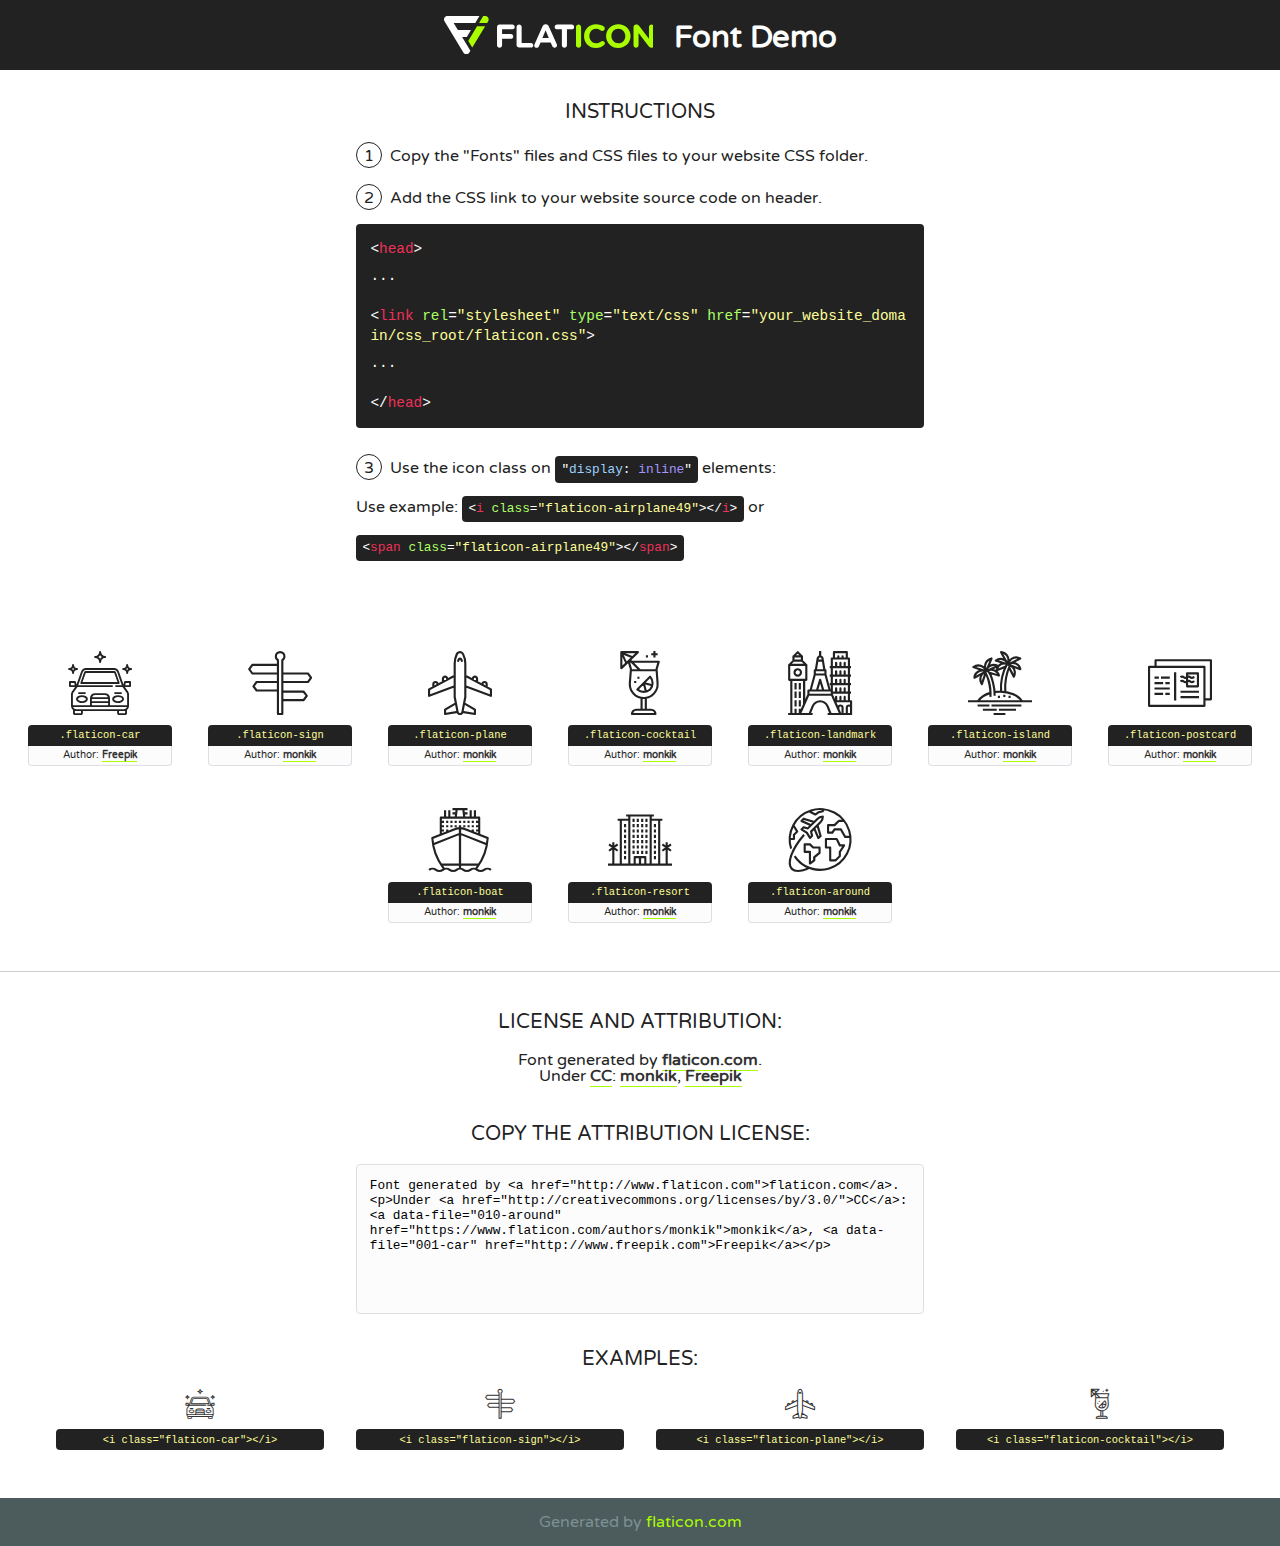
<file: fonts/flaticon/font/flaticon.html>
<!DOCTYPE html>
<!--
  Flaticon icon font: Flaticon
  Creation date: 19/02/2018 02:22
-->
<html>
<!DOCTYPE html>
<html>

<head>
    <title>Flaticon WebFont</title>
    <link href="http://fonts.googleapis.com/css?family=Varela+Round" rel="stylesheet" type="text/css" />
    <link rel="stylesheet" type="text/css" href="flaticon.css">
    <meta charset="UTF-8">
    <style>
    html, body, div, span, applet, object, iframe,
    h1, h2, h3, h4, h5, h6, p, blockquote, pre,
    a, abbr, acronym, address, big, cite, code,
    del, dfn, em, img, ins, kbd, q, s, samp,
    small, strike, strong, sub, sup, tt, var,
    b, u, i, center,
    dl, dt, dd, ol, ul, li,
    fieldset, form, label, legend,
    table, caption, tbody, tfoot, thead, tr, th, td,
    article, aside, canvas, details, embed, 
    figure, figcaption, footer, header, hgroup, 
    menu, nav, output, ruby, section, summary,
    time, mark, audio, video {
        margin: 0;
        padding: 0;
        border: 0;
        font-size: 100%;
        font: inherit;
        vertical-align: baseline;
    }
    /* HTML5 display-role reset for older browsers */
    article, aside, details, figcaption, figure, 
    footer, header, hgroup, menu, nav, section {
        display: block;
    }
    body {
        line-height: 1;
    }
    ol, ul {
        list-style: none;
    }
    blockquote, q {
        quotes: none;
    }
    blockquote:before, blockquote:after,
    q:before, q:after {
        content: '';
        content: none;
    }
    table {
        border-collapse: collapse;
        border-spacing: 0;
    }
    body {
        font-family: 'Varela Round', Helvetica, Arial, sans-serif;
        font-size: 16px;
        color: #222;
    }
    a {
        color: #333;
        border-bottom: 1px solid #a9fd00;
        font-weight: bold;
        text-decoration: none;
    }
    * {
        -moz-box-sizing: border-box;
        -webkit-box-sizing: border-box;
        box-sizing: border-box;
        margin: 0;
        padding: 0;
    }
    [class^="flaticon-"]:before, [class*=" flaticon-"]:before, [class^="flaticon-"]:after, [class*=" flaticon-"]:after {
        font-family: Flaticon;
        font-size: 30px;
        font-style: normal;
        margin-left: 20px;
        color: #333;
    }
    .wrapper {
        max-width: 600px;
        margin: auto;
        padding: 0 1em;
    }
    .title {
        font-size: 1.25em;
        text-align: center;
        margin-bottom: 1em;
        text-transform: uppercase;
    }
    header {
        text-align: center;
        background-color: #222;
        color: #fff;
        padding: 1em;
    }
    header .logo {
        width: 210px;
        height: 38px;
        display: inline-block;
        vertical-align: middle;
        margin-right: 1em;
        border: none;
    }
    header strong {
        font-size: 1.95em;
        font-weight: bold;
        vertical-align: middle;
        margin-top: 5px;
        display: inline-block;
    }
    .demo {
        margin: 2em auto;
        line-height: 1.25em;
    }
    .demo ul li {
        margin-bottom: 1em;
    }
    .demo ul li .num {
        color: #222;
        border-radius: 20px;
        display: inline-block;
        width: 26px;
        padding: 3px;
        height: 26px;
        text-align: center;
        margin-right: 0.5em;
        border: 1px solid #222;
    }
    .demo ul li code {
        background-color: #222;
        border-radius: 4px;
        padding: 0.25em 0.5em;
        display: inline-block;
        color: #fff;
        font-family: Consolas,Monaco,Lucida Console,Liberation Mono,DejaVu Sans Mono,Bitstream Vera Sans Mono,Courier New, monospace;
        font-weight: lighter;
        margin-top: 1em;
        font-size: 0.8em;
        word-break: break-all;
    }
    .demo ul li code.big {
        padding: 1em;
        font-size: 0.9em;
    }
    .demo ul li code .red {
        color: #EF3159;
    }
    .demo ul li code .green {
        color: #ACFF65;
    }
    .demo ul li code .yellow {
        color: #FFFF99;
    }
    .demo ul li code .blue {
        color: #99D3FF;
    }
    .demo ul li code .purple {
        color: #A295FF;
    }
    .demo ul li code .dots {
        margin-top: 0.5em;
        display: block;
    }
    #glyphs {
        border-bottom: 1px solid #ccc;
        padding: 2em 0;
        text-align: center;
    }
    .glyph {
        display: inline-block;
        width: 9em;
        margin: 1em;
        text-align: center;
        vertical-align: top;
        background: #FFF;
    }
    .glyph .glyph-icon {
        padding: 10px;
        display: block;
        font-family:"Flaticon";
        font-size: 64px;
        line-height: 1;
    }
    .glyph .glyph-icon:before {
        font-size: 64px;
        color: #222;
        margin-left: 0;
    }
    .class-name {
        font-size: 0.65em;
        background-color: #222;
        color: #fff;
        border-radius: 4px 4px 0 0;
        padding: 0.5em;
        color: #FFFF99;
        font-family: Consolas,Monaco,Lucida Console,Liberation Mono,DejaVu Sans Mono,Bitstream Vera Sans Mono,Courier New, monospace;
    }
    .author-name {
        font-size: 0.6em;
        background-color: #fcfcfd;
        border: 1px solid #DEDEE4;
        border-top: 0;
        border-radius: 0 0 4px 4px;
        padding: 0.5em;
    }
    .class-name:last-child {
        font-size: 10px;
        color:#888;
    }
    .class-name:last-child a {
        font-size: 10px;
        color:#555;
    }
    .class-name:last-child a:hover {
        color:#a9fd00;
    }
    .glyph > input {
        display: block;
        width: 100px;
        margin: 5px auto;
        text-align: center;
        font-size: 12px;
        cursor: text;
    }
    .glyph > input.icon-input {
        font-family:"Flaticon";
        font-size: 16px;
        margin-bottom: 10px;
    }
    .attribution .title {
        margin-top: 2em;
    }
    .attribution textarea {
        background-color: #fcfcfd;
        padding: 1em;
        border: none;
        box-shadow: none;
        border: 1px solid #DEDEE4;
        border-radius: 4px;
        resize: none;
        width: 100%;
        height: 150px;
        font-size: 0.8em;
        font-family: Consolas,Monaco,Lucida Console,Liberation Mono,DejaVu Sans Mono,Bitstream Vera Sans Mono,Courier New, monospace;
        -webkit-appearance: none;
    }
    .iconsuse {
        margin: 2em auto;
        text-align: center;
        max-width: 1200px;
    }
    .iconsuse:after {
        content: '';
        display: table;
        clear: both;
    }
    .iconsuse .image {
        float: left;
        width: 25%;
        padding: 0 1em;
    }
    .iconsuse .image p {
        margin-bottom: 1em;
    }
    .iconsuse .image span {
        display: block;
        font-size: 0.65em;
        background-color: #222;
        color: #fff;
        border-radius: 4px;
        padding: 0.5em;
        color: #FFFF99;
        margin-top: 1em;
        font-family: Consolas,Monaco,Lucida Console,Liberation Mono,DejaVu Sans Mono,Bitstream Vera Sans Mono,Courier New, monospace;
    }
    #footer {
        text-align: center;
        background-color: #4C5B5C;
        color: #7c9192;
        padding: 1em;
    }
    #footer a {
        border: none;
        color: #a9fd00;
        font-weight: normal;
    }
    @media (max-width: 960px) {
        .iconsuse .image {
            width: 50%;
        }
    }
    @media (max-width: 560px) {
        .iconsuse .image {
            width: 100%;
        }
    }
    </style>
</head>

<body class="characters-off">

    <header>
        <a href="http://www.flaticon.com" target="_blank" class="logo">
            <svg version="1.1" xmlns="http://www.w3.org/2000/svg" xmlns:xlink="http://www.w3.org/1999/xlink" xmlns:a="http://ns.adobe.com/AdobeSVGViewerExtensions/3.0/" viewBox="0 0 560.875 102.036" enable-background="new 0 0 560.875 102.036" xml:space="preserve">
                <defs>
                </defs>
                <g>
                    <g class="letters">
                        <path fill="#ffffff" d="M141.596,29.675c0-3.777,2.985-6.767,6.764-6.767h34.438c3.426,0,6.15,2.728,6.15,6.15
                        c0,3.43-2.724,6.149-6.15,6.149h-27.674v13.091h23.719c3.429,0,6.151,2.724,6.151,6.15c0,3.43-2.723,6.149-6.151,6.149h-23.719
                        v17.574c0,3.773-2.986,6.761-6.764,6.761c-3.779,0-6.764-2.989-6.764-6.761V29.675z"></path>
                        <path fill="#ffffff" d="M193.844,29.149c0-3.781,2.985-6.767,6.764-6.767c3.776,0,6.763,2.985,6.763,6.767v42.957h25.039
                        c3.426,0,6.149,2.726,6.149,6.153c0,3.425-2.723,6.15-6.149,6.15h-31.802c-3.779,0-6.764-2.986-6.764-6.768V29.149z"></path>
                        <path fill="#ffffff" d="M241.891,75.71l21.438-48.407c1.492-3.341,4.215-5.357,7.906-5.357h0.792
                        c3.686,0,6.323,2.017,7.815,5.357l21.439,48.407c0.436,0.967,0.701,1.845,0.701,2.723c0,3.602-2.809,6.501-6.414,6.501
                        c-3.161,0-5.269-1.845-6.499-4.655l-4.132-9.661h-27.059l-4.301,10.102c-1.144,2.631-3.426,4.214-6.237,4.214
                        c-3.517,0-6.24-2.81-6.24-6.325C241.1,77.64,241.451,76.677,241.891,75.71z M279.932,58.666l-8.521-20.297l-8.526,20.297H279.932
                        z"></path>
                        <path fill="#ffffff" d="M314.864,35.387H301.86c-3.429,0-6.239-2.813-6.239-6.238c0-3.429,2.811-6.24,6.239-6.24h39.533
                        c3.426,0,6.237,2.811,6.237,6.24c0,3.425-2.811,6.238-6.237,6.238h-13.001v42.785c0,3.773-2.99,6.761-6.764,6.761
                        c-3.779,0-6.764-2.989-6.764-6.761V35.387z"></path>
                        <path fill="#A9FD00" d="M352.615,29.149c0-3.781,2.985-6.767,6.767-6.767c3.774,0,6.761,2.985,6.761,6.767v49.024
                        c0,3.773-2.987,6.761-6.761,6.761c-3.781,0-6.767-2.989-6.767-6.761V29.149z"></path>
                        <path fill="#A9FD00" d="M374.132,53.836v-0.179c0-17.481,13.178-31.801,32.065-31.801c9.22,0,15.459,2.458,20.557,6.238
                        c1.402,1.054,2.637,2.985,2.637,5.357c0,3.692-2.985,6.59-6.681,6.59c-1.845,0-3.071-0.702-4.044-1.319
                        c-3.776-2.813-7.729-4.393-12.562-4.393c-10.364,0-17.831,8.611-17.831,19.154v0.173c0,10.542,7.291,19.329,17.831,19.329
                        c5.715,0,9.492-1.756,13.359-4.834c1.049-0.874,2.458-1.491,4.039-1.491c3.429,0,6.325,2.813,6.325,6.236
                        c0,2.106-1.056,3.78-2.282,4.834c-5.539,4.834-12.036,7.733-21.878,7.733C387.572,85.464,374.132,71.493,374.132,53.836z"></path>
                        <path fill="#A9FD00" d="M433.009,53.836v-0.179c0-17.481,13.79-31.801,32.766-31.801c18.981,0,32.592,14.143,32.592,31.628v0.173
                        c0,17.483-13.785,31.807-32.769,31.807C446.625,85.464,433.009,71.32,433.009,53.836z M484.224,53.836v-0.179
                        c0-10.539-7.725-19.326-18.626-19.326c-10.893,0-18.449,8.611-18.449,19.154v0.173c0,10.542,7.73,19.329,18.626,19.329
                        C476.676,72.986,484.224,64.378,484.224,53.836z"></path>
                        <path fill="#A9FD00" d="M506.233,29.321c0-3.774,2.99-6.763,6.767-6.763h1.401c3.252,0,5.183,1.583,7.029,3.953l26.093,34.265
                        V29.059c0-3.692,2.99-6.677,6.681-6.677c3.683,0,6.671,2.985,6.671,6.677v48.934c0,3.78-2.987,6.765-6.764,6.765h-0.436
                        c-3.257,0-5.188-1.581-7.034-3.953l-27.056-35.492v32.944c0,3.687-2.985,6.676-6.678,6.676c-3.683,0-6.673-2.989-6.673-6.676
                        V29.321z"></path>
                    </g>
                    <g class="insignia">
                        <path fill="#ffffff" d="M48.372,56.137h12.517l11.156-18.537H37.186L25.688,18.539h57.825L94.668,0H9.271
                        C5.925,0,2.842,1.801,1.198,4.716c-1.644,2.907-1.593,6.482,0.134,9.343l50.38,83.501c1.678,2.781,4.689,4.476,7.938,4.476
                        c3.246,0,6.257-1.695,7.935-4.476l2.898-4.804L48.372,56.137z"></path>
                        <g class="i">
                            <path fill="#A9FD00" d="M93.575,18.539h0.031v0.004l21.652,0.004l2.705-4.488c1.727-2.861,1.778-6.436,0.133-9.343
                            C116.454,1.801,113.371,0,110.026,0h-5.294L93.575,18.539z"></path>
                            <polygon fill="#A9FD00" points="88.291,27.356 64.725,66.486 75.519,84.404 109.942,27.356"></polygon>
                        </g>
                    </g>
                </g>
            </svg>
        </a>
        <strong>Font Demo</strong>
    </header>


    <section class="demo wrapper">

        <p class="title">Instructions</p>

        <ul>
            <li>
                <span class="num">1</span>Copy the "Fonts" files and CSS files to your website CSS folder.
            </li>
            <li>
                <span class="num">2</span>Add the CSS link to your website source code on header.
                <code class="big">
                    &lt;<span class="red">head</span>&gt;
                    <br/><span class="dots">...</span>
                    <br/>&lt;<span class="red">link</span> <span class="green">rel</span>=<span class="yellow">"stylesheet"</span> <span class="green">type</span>=<span class="yellow">"text/css"</span> <span class="green">href</span>=<span class="yellow">"your_website_domain/css_root/flaticon.css"</span>&gt;
                    <br/><span class="dots">...</span>
                    <br/>&lt;/<span class="red">head</span>&gt;
                </code>
            </li>

            <li>
                <p>
                    <span class="num">3</span>Use the icon class on <code>"<span class="blue">display</span>:<span class="purple"> inline</span>"</code> elements:
                    <br />
                    Use example: <code>&lt;<span class="red">i</span> <span class="green">class</span>=<span class="yellow">&quot;flaticon-airplane49&quot;</span>&gt;&lt;/<span class="red">i</span>&gt;</code> or <code>&lt;<span class="red">span</span> <span class="green">class</span>=<span class="yellow">&quot;flaticon-airplane49&quot;</span>&gt;&lt;/<span class="red">span</span>&gt;</code>
            </li>
        </ul>

    </section>




   <section id="glyphs">          
    
      
        <div class="glyph"><div class="glyph-icon flaticon-car"></div>
            <div class="class-name">.flaticon-car</div>
            <div class="author-name">Author: <a data-file="001-car" href="http://www.freepik.com">Freepik</a> </div> 
        </div>        
        
        <div class="glyph"><div class="glyph-icon flaticon-sign"></div>
            <div class="class-name">.flaticon-sign</div>
            <div class="author-name">Author: <a data-file="002-sign" href="https://www.flaticon.com/authors/monkik">monkik</a> </div> 
        </div>        
        
        <div class="glyph"><div class="glyph-icon flaticon-plane"></div>
            <div class="class-name">.flaticon-plane</div>
            <div class="author-name">Author: <a data-file="003-plane" href="https://www.flaticon.com/authors/monkik">monkik</a> </div> 
        </div>        
        
        <div class="glyph"><div class="glyph-icon flaticon-cocktail"></div>
            <div class="class-name">.flaticon-cocktail</div>
            <div class="author-name">Author: <a data-file="004-cocktail" href="https://www.flaticon.com/authors/monkik">monkik</a> </div> 
        </div>        
        
        <div class="glyph"><div class="glyph-icon flaticon-landmark"></div>
            <div class="class-name">.flaticon-landmark</div>
            <div class="author-name">Author: <a data-file="005-landmark" href="https://www.flaticon.com/authors/monkik">monkik</a> </div> 
        </div>        
        
        <div class="glyph"><div class="glyph-icon flaticon-island"></div>
            <div class="class-name">.flaticon-island</div>
            <div class="author-name">Author: <a data-file="006-island" href="https://www.flaticon.com/authors/monkik">monkik</a> </div> 
        </div>        
        
        <div class="glyph"><div class="glyph-icon flaticon-postcard"></div>
            <div class="class-name">.flaticon-postcard</div>
            <div class="author-name">Author: <a data-file="007-postcard" href="https://www.flaticon.com/authors/monkik">monkik</a> </div> 
        </div>        
        
        <div class="glyph"><div class="glyph-icon flaticon-boat"></div>
            <div class="class-name">.flaticon-boat</div>
            <div class="author-name">Author: <a data-file="008-boat" href="https://www.flaticon.com/authors/monkik">monkik</a> </div> 
        </div>        
        
        <div class="glyph"><div class="glyph-icon flaticon-resort"></div>
            <div class="class-name">.flaticon-resort</div>
            <div class="author-name">Author: <a data-file="009-resort" href="https://www.flaticon.com/authors/monkik">monkik</a> </div> 
        </div>        
        
        <div class="glyph"><div class="glyph-icon flaticon-around"></div>
            <div class="class-name">.flaticon-around</div>
            <div class="author-name">Author: <a data-file="010-around" href="https://www.flaticon.com/authors/monkik">monkik</a> </div> 
        </div>        
        

    </section>



    <section class="attribution wrapper"   style="text-align:center;">

      <div class="title">License and attribution:</div><div class="attrDiv">Font generated by <a href="http://www.flaticon.com">flaticon.com</a>. <div><p>Under <a href="http://creativecommons.org/licenses/by/3.0/">CC</a>: <a data-file="010-around" href="https://www.flaticon.com/authors/monkik">monkik</a>, <a data-file="001-car" href="http://www.freepik.com">Freepik</a></p>  </div>
      </div>
      <div class="title">Copy the Attribution License:</div>

    <textarea onclick="this.focus();this.select();">Font generated by &lt;a href=&quot;http://www.flaticon.com&quot;&gt;flaticon.com&lt;/a&gt;. <p>Under <a href="http://creativecommons.org/licenses/by/3.0/">CC</a>: <a data-file="010-around" href="https://www.flaticon.com/authors/monkik">monkik</a>, <a data-file="001-car" href="http://www.freepik.com">Freepik</a></p>  
     </textarea>

    </section>

    <section class="iconsuse">

          <div class="title">Examples:</div>            
             
            <div class="image">
                <p>
                    <i class="glyph-icon flaticon-car"></i> 
                    <span>&lt;i class=&quot;flaticon-car&quot;&gt;&lt;/i&gt;</span>
                </p>
            </div>
            
            <div class="image">
                <p>
                    <i class="glyph-icon flaticon-sign"></i> 
                    <span>&lt;i class=&quot;flaticon-sign&quot;&gt;&lt;/i&gt;</span>
                </p>
            </div>
            
            <div class="image">
                <p>
                    <i class="glyph-icon flaticon-plane"></i> 
                    <span>&lt;i class=&quot;flaticon-plane&quot;&gt;&lt;/i&gt;</span>
                </p>
            </div>
            
            <div class="image">
                <p>
                    <i class="glyph-icon flaticon-cocktail"></i> 
                    <span>&lt;i class=&quot;flaticon-cocktail&quot;&gt;&lt;/i&gt;</span>
                </p>
            </div>
                       
        </div>
                            
    </section>

<div id="footer">
    <div>Generated by <a href="http://www.flaticon.com">flaticon.com</a>
    </div>
</div>



</body>
</html>
</file>
<file: css/icomoon.css>
@font-face {
  font-family: 'icomoon';
  src:  url('fonts/icomoon.eot?tmere9');
  src:  url('fonts/icomoon.eot?tmere9#iefix') format('embedded-opentype'),
    url('fonts/icomoon.ttf?tmere9') format('truetype'),
    url('fonts/icomoon.woff?tmere9') format('woff'),
    url('fonts/icomoon.svg?tmere9#icomoon') format('svg');
  font-weight: normal;
  font-style: normal;
}

[class^="icon-"], [class*=" icon-"] {
  /* use !important to prevent issues with browser extensions that change fonts */
  font-family: 'icomoon' !important;
  speak: none;
  font-style: normal;
  font-weight: normal;
  font-variant: normal;
  text-transform: none;
  line-height: 1;

  /* Better Font Rendering =========== */
  -webkit-font-smoothing: antialiased;
  -moz-osx-font-smoothing: grayscale;
}

.icon-activity:before {
  content: "\e900";
}
.icon-airplay:before {
  content: "\e901";
}
.icon-alert-circle:before {
  content: "\e902";
}
.icon-alert-octagon:before {
  content: "\e903";
}
.icon-alert-triangle:before {
  content: "\e904";
}
.icon-align-center:before {
  content: "\e905";
}
.icon-align-justify:before {
  content: "\e906";
}
.icon-align-left:before {
  content: "\e907";
}
.icon-align-right:before {
  content: "\e908";
}
.icon-anchor:before {
  content: "\e909";
}
.icon-aperture:before {
  content: "\e90a";
}
.icon-arrow-down3:before {
  content: "\e90b";
}
.icon-arrow-down-circle:before {
  content: "\e90c";
}
.icon-arrow-down-left3:before {
  content: "\e90d";
}
.icon-arrow-down-right3:before {
  content: "\e90e";
}
.icon-arrow-left3:before {
  content: "\e90f";
}
.icon-arrow-left-circle:before {
  content: "\e910";
}
.icon-arrow-right3:before {
  content: "\e911";
}
.icon-arrow-right-circle:before {
  content: "\e912";
}
.icon-arrow-up3:before {
  content: "\e913";
}
.icon-arrow-up-circle:before {
  content: "\e914";
}
.icon-arrow-up-left3:before {
  content: "\e915";
}
.icon-arrow-up-right3:before {
  content: "\e916";
}
.icon-at-sign:before {
  content: "\e917";
}
.icon-award:before {
  content: "\e918";
}
.icon-bar-chart:before {
  content: "\e919";
}
.icon-bar-chart-2:before {
  content: "\e91a";
}
.icon-battery:before {
  content: "\e91b";
}
.icon-battery-charging:before {
  content: "\e91c";
}
.icon-bell2:before {
  content: "\e91d";
}
.icon-bell-off:before {
  content: "\e91e";
}
.icon-bluetooth:before {
  content: "\e91f";
}
.icon-bold2:before {
  content: "\e920";
}
.icon-book2:before {
  content: "\e921";
}
.icon-book-open:before {
  content: "\e922";
}
.icon-bookmark2:before {
  content: "\e923";
}
.icon-box:before {
  content: "\e924";
}
.icon-briefcase2:before {
  content: "\e925";
}
.icon-calendar2:before {
  content: "\e926";
}
.icon-camera2:before {
  content: "\e927";
}
.icon-camera-off:before {
  content: "\e928";
}
.icon-cast:before {
  content: "\e929";
}
.icon-check:before {
  content: "\e92a";
}
.icon-check-circle:before {
  content: "\e92b";
}
.icon-check-square:before {
  content: "\e92c";
}
.icon-chevron-down:before {
  content: "\e92d";
}
.icon-chevron-left:before {
  content: "\e92e";
}
.icon-chevron-right:before {
  content: "\e92f";
}
.icon-chevron-up:before {
  content: "\e930";
}
.icon-chevrons-down:before {
  content: "\e931";
}
.icon-chevrons-left:before {
  content: "\e932";
}
.icon-chevrons-right:before {
  content: "\e933";
}
.icon-chevrons-up:before {
  content: "\e934";
}
.icon-chrome2:before {
  content: "\e935";
}
.icon-circle:before {
  content: "\e936";
}
.icon-clipboard2:before {
  content: "\e937";
}
.icon-clock3:before {
  content: "\e938";
}
.icon-cloud2:before {
  content: "\e939";
}
.icon-cloud-drizzle:before {
  content: "\e93a";
}
.icon-cloud-lightning:before {
  content: "\e93b";
}
.icon-cloud-off:before {
  content: "\e93c";
}
.icon-cloud-rain:before {
  content: "\e93d";
}
.icon-cloud-snow:before {
  content: "\e93e";
}
.icon-code:before {
  content: "\e93f";
}
.icon-codepen2:before {
  content: "\e940";
}
.icon-command2:before {
  content: "\e941";
}
.icon-compass3:before {
  content: "\e942";
}
.icon-copy2:before {
  content: "\e943";
}
.icon-corner-down-left:before {
  content: "\e944";
}
.icon-corner-down-right:before {
  content: "\e945";
}
.icon-corner-left-down:before {
  content: "\e946";
}
.icon-corner-left-up:before {
  content: "\e947";
}
.icon-corner-right-down:before {
  content: "\e948";
}
.icon-corner-right-up:before {
  content: "\e949";
}
.icon-corner-up-left:before {
  content: "\e94a";
}
.icon-corner-up-right:before {
  content: "\e94b";
}
.icon-cpu:before {
  content: "\e94c";
}
.icon-credit-card2:before {
  content: "\e94d";
}
.icon-crop2:before {
  content: "\e94e";
}
.icon-crosshair:before {
  content: "\e94f";
}
.icon-database2:before {
  content: "\e950";
}
.icon-delete:before {
  content: "\e951";
}
.icon-disc:before {
  content: "\e952";
}
.icon-dollar-sign:before {
  content: "\e953";
}
.icon-download4:before {
  content: "\e954";
}
.icon-download-cloud:before {
  content: "\e955";
}
.icon-droplet2:before {
  content: "\e956";
}
.icon-edit:before {
  content: "\e957";
}
.icon-edit-2:before {
  content: "\e958";
}
.icon-edit-3:before {
  content: "\e959";
}
.icon-external-link:before {
  content: "\e95a";
}
.icon-eye2:before {
  content: "\e95b";
}
.icon-eye-off:before {
  content: "\e95c";
}
.icon-facebook3:before {
  content: "\e95d";
}
.icon-fast-forward:before {
  content: "\e95e";
}
.icon-feather:before {
  content: "\e95f";
}
.icon-file:before {
  content: "\e960";
}
.icon-file-minus:before {
  content: "\e961";
}
.icon-file-plus:before {
  content: "\e962";
}
.icon-file-text3:before {
  content: "\e963";
}
.icon-film2:before {
  content: "\e964";
}
.icon-filter2:before {
  content: "\e965";
}
.icon-flag2:before {
  content: "\e966";
}
.icon-folder2:before {
  content: "\e967";
}
.icon-folder-minus2:before {
  content: "\e968";
}
.icon-folder-plus2:before {
  content: "\e969";
}
.icon-git-branch:before {
  content: "\e96a";
}
.icon-git-commit:before {
  content: "\e96b";
}
.icon-git-merge:before {
  content: "\e96c";
}
.icon-git-pull-request:before {
  content: "\e96d";
}
.icon-github2:before {
  content: "\e96e";
}
.icon-gitlab:before {
  content: "\e96f";
}
.icon-globe:before {
  content: "\e970";
}
.icon-grid:before {
  content: "\e971";
}
.icon-hard-drive:before {
  content: "\e972";
}
.icon-hash:before {
  content: "\e973";
}
.icon-headphones2:before {
  content: "\e974";
}
.icon-heart2:before {
  content: "\e975";
}
.icon-help-circle:before {
  content: "\e976";
}
.icon-home4:before {
  content: "\e977";
}
.icon-image2:before {
  content: "\e978";
}
.icon-inbox:before {
  content: "\e979";
}
.icon-info2:before {
  content: "\e97a";
}
.icon-instagram2:before {
  content: "\e97b";
}
.icon-italic2:before {
  content: "\e97c";
}
.icon-layers:before {
  content: "\e97d";
}
.icon-layout:before {
  content: "\e97e";
}
.icon-life-buoy:before {
  content: "\e97f";
}
.icon-link2:before {
  content: "\e980";
}
.icon-link-2:before {
  content: "\e981";
}
.icon-linkedin3:before {
  content: "\e982";
}
.icon-list3:before {
  content: "\e983";
}
.icon-loader:before {
  content: "\e984";
}
.icon-lock2:before {
  content: "\e985";
}
.icon-log-in:before {
  content: "\e986";
}
.icon-log-out:before {
  content: "\e987";
}
.icon-mail5:before {
  content: "\e988";
}
.icon-map3:before {
  content: "\e989";
}
.icon-map-pin:before {
  content: "\e98a";
}
.icon-maximize:before {
  content: "\e98b";
}
.icon-maximize-2:before {
  content: "\e98c";
}
.icon-menu5:before {
  content: "\e98d";
}
.icon-message-circle:before {
  content: "\e98e";
}
.icon-message-square:before {
  content: "\e98f";
}
.icon-mic2:before {
  content: "\e990";
}
.icon-mic-off:before {
  content: "\e991";
}
.icon-minimize:before {
  content: "\e992";
}
.icon-minimize-2:before {
  content: "\e993";
}
.icon-minus2:before {
  content: "\e994";
}
.icon-minus-circle:before {
  content: "\e995";
}
.icon-minus-square:before {
  content: "\e996";
}
.icon-monitor:before {
  content: "\e997";
}
.icon-moon:before {
  content: "\e998";
}
.icon-more-horizontal:before {
  content: "\e999";
}
.icon-more-vertical:before {
  content: "\e99a";
}
.icon-move:before {
  content: "\e99b";
}
.icon-music2:before {
  content: "\e99c";
}
.icon-navigation:before {
  content: "\e99d";
}
.icon-navigation-2:before {
  content: "\e99e";
}
.icon-octagon:before {
  content: "\e99f";
}
.icon-package:before {
  content: "\e9a0";
}
.icon-paperclip:before {
  content: "\e9a1";
}
.icon-pause3:before {
  content: "\e9a2";
}
.icon-pause-circle:before {
  content: "\e9a3";
}
.icon-percent:before {
  content: "\e9a4";
}
.icon-phone2:before {
  content: "\e9a5";
}
.icon-phone-call:before {
  content: "\e9a6";
}
.icon-phone-forwarded:before {
  content: "\e9a7";
}
.icon-phone-incoming:before {
  content: "\e9a8";
}
.icon-phone-missed:before {
  content: "\e9a9";
}
.icon-phone-off:before {
  content: "\e9aa";
}
.icon-phone-outgoing:before {
  content: "\e9ab";
}
.icon-pie-chart2:before {
  content: "\e9ac";
}
.icon-play4:before {
  content: "\e9ad";
}
.icon-play-circle:before {
  content: "\e9ae";
}
.icon-plus2:before {
  content: "\e9af";
}
.icon-plus-circle:before {
  content: "\e9b0";
}
.icon-plus-square:before {
  content: "\e9b1";
}
.icon-pocket:before {
  content: "\e9b2";
}
.icon-power2:before {
  content: "\e9b3";
}
.icon-printer2:before {
  content: "\e9b4";
}
.icon-radio:before {
  content: "\e9b5";
}
.icon-refresh-ccw:before {
  content: "\e9b6";
}
.icon-refresh-cw:before {
  content: "\e9b7";
}
.icon-repeat:before {
  content: "\e9b8";
}
.icon-rewind:before {
  content: "\e9b9";
}
.icon-rotate-ccw:before {
  content: "\e9ba";
}
.icon-rotate-cw:before {
  content: "\e9bb";
}
.icon-rss3:before {
  content: "\e9bc";
}
.icon-save:before {
  content: "\e9bd";
}
.icon-scissors2:before {
  content: "\e9be";
}
.icon-search2:before {
  content: "\e9bf";
}
.icon-send:before {
  content: "\e9c0";
}
.icon-server:before {
  content: "\e9c1";
}
.icon-settings:before {
  content: "\e9c2";
}
.icon-share3:before {
  content: "\e9c3";
}
.icon-share-2:before {
  content: "\e9c4";
}
.icon-shield2:before {
  content: "\e9c5";
}
.icon-shield-off:before {
  content: "\e9c6";
}
.icon-shopping-bag:before {
  content: "\e9c7";
}
.icon-shopping-cart:before {
  content: "\e9c8";
}
.icon-shuffle2:before {
  content: "\e9c9";
}
.icon-sidebar:before {
  content: "\e9ca";
}
.icon-skip-back:before {
  content: "\e9cb";
}
.icon-skip-forward:before {
  content: "\e9cc";
}
.icon-slack:before {
  content: "\e9cd";
}
.icon-slash:before {
  content: "\e9ce";
}
.icon-sliders:before {
  content: "\e9cf";
}
.icon-smartphone:before {
  content: "\e9d0";
}
.icon-speaker:before {
  content: "\e9d1";
}
.icon-square:before {
  content: "\e9d2";
}
.icon-star:before {
  content: "\e9d3";
}
.icon-stop-circle:before {
  content: "\e9d4";
}
.icon-sun2:before {
  content: "\e9d5";
}
.icon-sunrise:before {
  content: "\e9d6";
}
.icon-sunset:before {
  content: "\e9d7";
}
.icon-tablet2:before {
  content: "\e9d8";
}
.icon-tag:before {
  content: "\e9d9";
}
.icon-target2:before {
  content: "\e9da";
}
.icon-terminal2:before {
  content: "\e9db";
}
.icon-thermometer:before {
  content: "\e9dc";
}
.icon-thumbs-down:before {
  content: "\e9dd";
}
.icon-thumbs-up:before {
  content: "\e9de";
}
.icon-toggle-left:before {
  content: "\e9df";
}
.icon-toggle-right:before {
  content: "\e9e0";
}
.icon-trash:before {
  content: "\e9e1";
}
.icon-trash-2:before {
  content: "\e9e2";
}
.icon-trending-down:before {
  content: "\e9e3";
}
.icon-trending-up:before {
  content: "\e9e4";
}
.icon-triangle:before {
  content: "\e9e5";
}
.icon-truck2:before {
  content: "\e9e6";
}
.icon-tv2:before {
  content: "\e9e7";
}
.icon-twitter2:before {
  content: "\e9e8";
}
.icon-type:before {
  content: "\e9e9";
}
.icon-umbrella:before {
  content: "\e9ea";
}
.icon-underline2:before {
  content: "\e9eb";
}
.icon-unlock:before {
  content: "\e9ec";
}
.icon-upload4:before {
  content: "\e9ed";
}
.icon-upload-cloud:before {
  content: "\e9ee";
}
.icon-user2:before {
  content: "\e9ef";
}
.icon-user-check2:before {
  content: "\e9f0";
}
.icon-user-minus2:before {
  content: "\e9f1";
}
.icon-user-plus2:before {
  content: "\e9f2";
}
.icon-user-x:before {
  content: "\e9f3";
}
.icon-users2:before {
  content: "\e9f4";
}
.icon-video:before {
  content: "\e9f5";
}
.icon-video-off:before {
  content: "\e9f6";
}
.icon-voicemail:before {
  content: "\e9f7";
}
.icon-volume:before {
  content: "\e9f8";
}
.icon-volume-1:before {
  content: "\e9f9";
}
.icon-volume-2:before {
  content: "\e9fa";
}
.icon-volume-x:before {
  content: "\e9fb";
}
.icon-watch:before {
  content: "\e9fc";
}
.icon-wifi:before {
  content: "\e9fd";
}
.icon-wifi-off:before {
  content: "\e9fe";
}
.icon-wind:before {
  content: "\e9ff";
}
.icon-x:before {
  content: "\ea00";
}
.icon-x-circle:before {
  content: "\ea01";
}
.icon-x-square:before {
  content: "\ea02";
}
.icon-zap:before {
  content: "\ea03";
}
.icon-zap-off:before {
  content: "\ea04";
}
.icon-zoom-in2:before {
  content: "\ea05";
}
.icon-zoom-out2:before {
  content: "\ea06";
}
.icon-times:before {
  content: "\ea07";
}
.icon-tick:before {
  content: "\ea08";
}
.icon-plus3:before {
  content: "\ea09";
}
.icon-minus3:before {
  content: "\ea0a";
}
.icon-equals:before {
  content: "\ea0b";
}
.icon-divide:before {
  content: "\ea0c";
}
.icon-chevron-right2:before {
  content: "\ea0d";
}
.icon-chevron-left2:before {
  content: "\ea0e";
}
.icon-arrow-right-thick:before {
  content: "\ea0f";
}
.icon-arrow-left-thick:before {
  content: "\ea10";
}
.icon-th-small:before {
  content: "\ea11";
}
.icon-th-menu:before {
  content: "\ea12";
}
.icon-th-list:before {
  content: "\ea13";
}
.icon-th-large:before {
  content: "\ea14";
}
.icon-home5:before {
  content: "\ea15";
}
.icon-arrow-forward:before {
  content: "\ea16";
}
.icon-arrow-back:before {
  content: "\ea17";
}
.icon-rss4:before {
  content: "\ea18";
}
.icon-location3:before {
  content: "\ea19";
}
.icon-link3:before {
  content: "\ea1a";
}
.icon-image3:before {
  content: "\ea1b";
}
.icon-arrow-up-thick:before {
  content: "\ea1c";
}
.icon-arrow-down-thick:before {
  content: "\ea1d";
}
.icon-starburst:before {
  content: "\ea1e";
}
.icon-starburst-outline:before {
  content: "\ea1f";
}
.icon-star2:before {
  content: "\ea20";
}
.icon-flow-children:before {
  content: "\ea21";
}
.icon-export:before {
  content: "\ea22";
}
.icon-delete2:before {
  content: "\ea23";
}
.icon-delete-outline:before {
  content: "\ea24";
}
.icon-cloud-storage:before {
  content: "\ea25";
}
.icon-wi-fi:before {
  content: "\ea26";
}
.icon-heart3:before {
  content: "\ea27";
}
.icon-flash:before {
  content: "\ea28";
}
.icon-cancel:before {
  content: "\ea29";
}
.icon-backspace:before {
  content: "\ea2a";
}
.icon-attachment2:before {
  content: "\ea2b";
}
.icon-arrow-move:before {
  content: "\ea2c";
}
.icon-warning2:before {
  content: "\ea2d";
}
.icon-user3:before {
  content: "\ea2e";
}
.icon-radar:before {
  content: "\ea2f";
}
.icon-lock-open:before {
  content: "\ea30";
}
.icon-lock-closed:before {
  content: "\ea31";
}
.icon-location-arrow:before {
  content: "\ea32";
}
.icon-info3:before {
  content: "\ea33";
}
.icon-user-delete:before {
  content: "\ea34";
}
.icon-user-add:before {
  content: "\ea35";
}
.icon-media-pause:before {
  content: "\ea36";
}
.icon-group:before {
  content: "\ea37";
}
.icon-chart-pie:before {
  content: "\ea38";
}
.icon-chart-line:before {
  content: "\ea39";
}
.icon-chart-bar:before {
  content: "\ea3a";
}
.icon-chart-area:before {
  content: "\ea3b";
}
.icon-video2:before {
  content: "\ea3c";
}
.icon-point-of-interest:before {
  content: "\ea3d";
}
.icon-infinity:before {
  content: "\ea3e";
}
.icon-globe2:before {
  content: "\ea3f";
}
.icon-eye3:before {
  content: "\ea40";
}
.icon-cog2:before {
  content: "\ea41";
}
.icon-camera3:before {
  content: "\ea42";
}
.icon-upload5:before {
  content: "\ea43";
}
.icon-scissors3:before {
  content: "\ea44";
}
.icon-refresh:before {
  content: "\ea45";
}
.icon-pin:before {
  content: "\ea46";
}
.icon-key3:before {
  content: "\ea47";
}
.icon-info-large:before {
  content: "\ea48";
}
.icon-eject2:before {
  content: "\ea49";
}
.icon-download5:before {
  content: "\ea4a";
}
.icon-zoom:before {
  content: "\ea4b";
}
.icon-zoom-out3:before {
  content: "\ea4c";
}
.icon-zoom-in3:before {
  content: "\ea4d";
}
.icon-sort-numerically:before {
  content: "\ea4e";
}
.icon-sort-alphabetically:before {
  content: "\ea4f";
}
.icon-input-checked:before {
  content: "\ea50";
}
.icon-calender:before {
  content: "\ea51";
}
.icon-world:before {
  content: "\ea52";
}
.icon-notes:before {
  content: "\ea53";
}
.icon-code2:before {
  content: "\ea54";
}
.icon-arrow-sync:before {
  content: "\ea55";
}
.icon-arrow-shuffle:before {
  content: "\ea56";
}
.icon-arrow-repeat:before {
  content: "\ea57";
}
.icon-arrow-minimise:before {
  content: "\ea58";
}
.icon-arrow-maximise:before {
  content: "\ea59";
}
.icon-arrow-loop:before {
  content: "\ea5a";
}
.icon-anchor2:before {
  content: "\ea5b";
}
.icon-spanner:before {
  content: "\ea5c";
}
.icon-puzzle:before {
  content: "\ea5d";
}
.icon-power3:before {
  content: "\ea5e";
}
.icon-plane:before {
  content: "\ea5f";
}
.icon-pi:before {
  content: "\ea60";
}
.icon-phone3:before {
  content: "\ea61";
}
.icon-microphone:before {
  content: "\ea62";
}
.icon-media-rewind:before {
  content: "\ea63";
}
.icon-flag3:before {
  content: "\ea64";
}
.icon-adjust-brightness:before {
  content: "\ea65";
}
.icon-waves:before {
  content: "\ea66";
}
.icon-social-twitter:before {
  content: "\ea67";
}
.icon-social-facebook:before {
  content: "\ea68";
}
.icon-social-dribbble:before {
  content: "\ea69";
}
.icon-media-stop:before {
  content: "\ea6a";
}
.icon-media-record:before {
  content: "\ea6b";
}
.icon-media-play:before {
  content: "\ea6c";
}
.icon-media-fast-forward:before {
  content: "\ea6d";
}
.icon-media-eject:before {
  content: "\ea6e";
}
.icon-social-vimeo:before {
  content: "\ea6f";
}
.icon-social-tumbler:before {
  content: "\ea70";
}
.icon-social-skype:before {
  content: "\ea71";
}
.icon-social-pinterest:before {
  content: "\ea72";
}
.icon-social-linkedin:before {
  content: "\ea73";
}
.icon-social-last-fm:before {
  content: "\ea74";
}
.icon-social-github:before {
  content: "\ea75";
}
.icon-social-flickr:before {
  content: "\ea76";
}
.icon-at:before {
  content: "\ea77";
}
.icon-times-outline:before {
  content: "\ea78";
}
.icon-plus-outline:before {
  content: "\ea79";
}
.icon-minus-outline:before {
  content: "\ea7a";
}
.icon-tick-outline:before {
  content: "\ea7b";
}
.icon-th-large-outline:before {
  content: "\ea7c";
}
.icon-equals-outline:before {
  content: "\ea7d";
}
.icon-divide-outline:before {
  content: "\ea7e";
}
.icon-chevron-right-outline:before {
  content: "\ea7f";
}
.icon-chevron-left-outline:before {
  content: "\ea80";
}
.icon-arrow-right-outline:before {
  content: "\ea81";
}
.icon-arrow-left-outline:before {
  content: "\ea82";
}
.icon-th-small-outline:before {
  content: "\ea83";
}
.icon-th-menu-outline:before {
  content: "\ea84";
}
.icon-th-list-outline:before {
  content: "\ea85";
}
.icon-news:before {
  content: "\ea86";
}
.icon-home-outline:before {
  content: "\ea87";
}
.icon-arrow-up-outline:before {
  content: "\ea88";
}
.icon-arrow-forward-outline:before {
  content: "\ea89";
}
.icon-arrow-down-outline:before {
  content: "\ea8a";
}
.icon-arrow-back-outline:before {
  content: "\ea8b";
}
.icon-trash2:before {
  content: "\ea8c";
}
.icon-rss-outline:before {
  content: "\ea8d";
}
.icon-message:before {
  content: "\ea8e";
}
.icon-location-outline:before {
  content: "\ea8f";
}
.icon-link-outline:before {
  content: "\ea90";
}
.icon-image-outline:before {
  content: "\ea91";
}
.icon-export-outline:before {
  content: "\ea92";
}
.icon-cross2:before {
  content: "\ea93";
}
.icon-wi-fi-outline:before {
  content: "\ea94";
}
.icon-star-outline:before {
  content: "\ea95";
}
.icon-media-pause-outline:before {
  content: "\ea96";
}
.icon-mail6:before {
  content: "\ea97";
}
.icon-heart-outline:before {
  content: "\ea98";
}
.icon-flash-outline:before {
  content: "\ea99";
}
.icon-cancel-outline:before {
  content: "\ea9a";
}
.icon-beaker:before {
  content: "\ea9b";
}
.icon-arrow-move-outline:before {
  content: "\ea9c";
}
.icon-watch2:before {
  content: "\ea9d";
}
.icon-warning-outline:before {
  content: "\ea9e";
}
.icon-time:before {
  content: "\ea9f";
}
.icon-radar-outline:before {
  content: "\eaa0";
}
.icon-lock-open-outline:before {
  content: "\eaa1";
}
.icon-location-arrow-outline:before {
  content: "\eaa2";
}
.icon-info-outline:before {
  content: "\eaa3";
}
.icon-backspace-outline:before {
  content: "\eaa4";
}
.icon-attachment-outline:before {
  content: "\eaa5";
}
.icon-user-outline:before {
  content: "\eaa6";
}
.icon-user-delete-outline:before {
  content: "\eaa7";
}
.icon-user-add-outline:before {
  content: "\eaa8";
}
.icon-lock-closed-outline:before {
  content: "\eaa9";
}
.icon-group-outline:before {
  content: "\eaaa";
}
.icon-chart-pie-outline:before {
  content: "\eaab";
}
.icon-chart-line-outline:before {
  content: "\eaac";
}
.icon-chart-bar-outline:before {
  content: "\eaad";
}
.icon-chart-area-outline:before {
  content: "\eaae";
}
.icon-video-outline:before {
  content: "\eaaf";
}
.icon-point-of-interest-outline:before {
  content: "\eab0";
}
.icon-map4:before {
  content: "\eab1";
}
.icon-key-outline:before {
  content: "\eab2";
}
.icon-infinity-outline:before {
  content: "\eab3";
}
.icon-globe-outline:before {
  content: "\eab4";
}
.icon-eye-outline:before {
  content: "\eab5";
}
.icon-cog-outline:before {
  content: "\eab6";
}
.icon-camera-outline:before {
  content: "\eab7";
}
.icon-upload-outline:before {
  content: "\eab8";
}
.icon-support:before {
  content: "\eab9";
}
.icon-scissors-outline:before {
  content: "\eaba";
}
.icon-refresh-outline:before {
  content: "\eabb";
}
.icon-info-large-outline:before {
  content: "\eabc";
}
.icon-eject-outline:before {
  content: "\eabd";
}
.icon-download-outline:before {
  content: "\eabe";
}
.icon-battery-mid:before {
  content: "\eabf";
}
.icon-battery-low:before {
  content: "\eac0";
}
.icon-battery-high:before {
  content: "\eac1";
}
.icon-zoom-outline:before {
  content: "\eac2";
}
.icon-zoom-out-outline:before {
  content: "\eac3";
}
.icon-zoom-in-outline:before {
  content: "\eac4";
}
.icon-tag2:before {
  content: "\eac5";
}
.icon-tabs-outline:before {
  content: "\eac6";
}
.icon-pin-outline:before {
  content: "\eac7";
}
.icon-message-typing:before {
  content: "\eac8";
}
.icon-directions:before {
  content: "\eac9";
}
.icon-battery-full:before {
  content: "\eaca";
}
.icon-battery-charge:before {
  content: "\eacb";
}
.icon-pipette:before {
  content: "\eacc";
}
.icon-pencil3:before {
  content: "\eacd";
}
.icon-folder3:before {
  content: "\eace";
}
.icon-folder-delete:before {
  content: "\eacf";
}
.icon-folder-add:before {
  content: "\ead0";
}
.icon-edit2:before {
  content: "\ead1";
}
.icon-document:before {
  content: "\ead2";
}
.icon-document-delete:before {
  content: "\ead3";
}
.icon-document-add:before {
  content: "\ead4";
}
.icon-brush:before {
  content: "\ead5";
}
.icon-thumbs-up2:before {
  content: "\ead6";
}
.icon-thumbs-down2:before {
  content: "\ead7";
}
.icon-pen2:before {
  content: "\ead8";
}
.icon-sort-numerically-outline:before {
  content: "\ead9";
}
.icon-sort-alphabetically-outline:before {
  content: "\eada";
}
.icon-social-last-fm-circular:before {
  content: "\eadb";
}
.icon-social-github-circular:before {
  content: "\eadc";
}
.icon-compass4:before {
  content: "\eadd";
}
.icon-bookmark3:before {
  content: "\eade";
}
.icon-input-checked-outline:before {
  content: "\eadf";
}
.icon-code-outline:before {
  content: "\eae0";
}
.icon-calender-outline:before {
  content: "\eae1";
}
.icon-business-card:before {
  content: "\eae2";
}
.icon-arrow-up4:before {
  content: "\eae3";
}
.icon-arrow-sync-outline:before {
  content: "\eae4";
}
.icon-arrow-right4:before {
  content: "\eae5";
}
.icon-arrow-repeat-outline:before {
  content: "\eae6";
}
.icon-arrow-loop-outline:before {
  content: "\eae7";
}
.icon-arrow-left4:before {
  content: "\eae8";
}
.icon-flow-switch:before {
  content: "\eae9";
}
.icon-flow-parallel:before {
  content: "\eaea";
}
.icon-flow-merge:before {
  content: "\eaeb";
}
.icon-document-text:before {
  content: "\eaec";
}
.icon-clipboard3:before {
  content: "\eaed";
}
.icon-calculator2:before {
  content: "\eaee";
}
.icon-arrow-minimise-outline:before {
  content: "\eaef";
}
.icon-arrow-maximise-outline:before {
  content: "\eaf0";
}
.icon-arrow-down4:before {
  content: "\eaf1";
}
.icon-gift2:before {
  content: "\eaf2";
}
.icon-film3:before {
  content: "\eaf3";
}
.icon-database3:before {
  content: "\eaf4";
}
.icon-bell3:before {
  content: "\eaf5";
}
.icon-anchor-outline:before {
  content: "\eaf6";
}
.icon-adjust-contrast:before {
  content: "\eaf7";
}
.icon-world-outline:before {
  content: "\eaf8";
}
.icon-shopping-bag2:before {
  content: "\eaf9";
}
.icon-power-outline:before {
  content: "\eafa";
}
.icon-notes-outline:before {
  content: "\eafb";
}
.icon-device-tablet:before {
  content: "\eafc";
}
.icon-device-phone:before {
  content: "\eafd";
}
.icon-device-laptop:before {
  content: "\eafe";
}
.icon-device-desktop:before {
  content: "\eaff";
}
.icon-briefcase3:before {
  content: "\eb00";
}
.icon-stopwatch2:before {
  content: "\eb01";
}
.icon-spanner-outline:before {
  content: "\eb02";
}
.icon-puzzle-outline:before {
  content: "\eb03";
}
.icon-printer3:before {
  content: "\eb04";
}
.icon-pi-outline:before {
  content: "\eb05";
}
.icon-lightbulb:before {
  content: "\eb06";
}
.icon-flag-outline:before {
  content: "\eb07";
}
.icon-contacts:before {
  content: "\eb08";
}
.icon-archive:before {
  content: "\eb09";
}
.icon-weather-stormy:before {
  content: "\eb0a";
}
.icon-weather-shower:before {
  content: "\eb0b";
}
.icon-weather-partly-sunny:before {
  content: "\eb0c";
}
.icon-weather-downpour:before {
  content: "\eb0d";
}
.icon-weather-cloudy:before {
  content: "\eb0e";
}
.icon-plane-outline:before {
  content: "\eb0f";
}
.icon-phone-outline:before {
  content: "\eb10";
}
.icon-microphone-outline:before {
  content: "\eb11";
}
.icon-weather-windy:before {
  content: "\eb12";
}
.icon-weather-windy-cloudy:before {
  content: "\eb13";
}
.icon-weather-sunny:before {
  content: "\eb14";
}
.icon-weather-snow:before {
  content: "\eb15";
}
.icon-weather-night:before {
  content: "\eb16";
}
.icon-media-stop-outline:before {
  content: "\eb17";
}
.icon-media-rewind-outline:before {
  content: "\eb18";
}
.icon-media-record-outline:before {
  content: "\eb19";
}
.icon-media-play-outline:before {
  content: "\eb1a";
}
.icon-media-fast-forward-outline:before {
  content: "\eb1b";
}
.icon-media-eject-outline:before {
  content: "\eb1c";
}
.icon-wine:before {
  content: "\eb1d";
}
.icon-waves-outline:before {
  content: "\eb1e";
}
.icon-ticket2:before {
  content: "\eb1f";
}
.icon-tags:before {
  content: "\eb20";
}
.icon-plug:before {
  content: "\eb21";
}
.icon-headphones3:before {
  content: "\eb22";
}
.icon-credit-card3:before {
  content: "\eb23";
}
.icon-coffee:before {
  content: "\eb24";
}
.icon-book3:before {
  content: "\eb25";
}
.icon-beer:before {
  content: "\eb26";
}
.icon-volume2:before {
  content: "\eb27";
}
.icon-volume-up:before {
  content: "\eb28";
}
.icon-volume-mute3:before {
  content: "\eb29";
}
.icon-volume-down:before {
  content: "\eb2a";
}
.icon-social-vimeo-circular:before {
  content: "\eb2b";
}
.icon-social-twitter-circular:before {
  content: "\eb2c";
}
.icon-social-pinterest-circular:before {
  content: "\eb2d";
}
.icon-social-linkedin-circular:before {
  content: "\eb2e";
}
.icon-social-facebook-circular:before {
  content: "\eb2f";
}
.icon-social-dribbble-circular:before {
  content: "\eb30";
}
.icon-tree2:before {
  content: "\eb31";
}
.icon-thermometer2:before {
  content: "\eb32";
}
.icon-social-tumbler-circular:before {
  content: "\eb33";
}
.icon-social-skype-outline:before {
  content: "\eb34";
}
.icon-social-flickr-circular:before {
  content: "\eb35";
}
.icon-social-at-circular:before {
  content: "\eb36";
}
.icon-shopping-cart2:before {
  content: "\eb37";
}
.icon-messages:before {
  content: "\eb38";
}
.icon-leaf2:before {
  content: "\eb39";
}
.icon-feather2:before {
  content: "\eb3a";
}
.icon-box2:before {
  content: "\eb3b";
}
.icon-write:before {
  content: "\eb3c";
}
.icon-clock4:before {
  content: "\eb3d";
}
.icon-reply2:before {
  content: "\eb3e";
}
.icon-reply-all:before {
  content: "\eb3f";
}
.icon-forward4:before {
  content: "\eb40";
}
.icon-flag4:before {
  content: "\eb41";
}
.icon-search3:before {
  content: "\eb42";
}
.icon-trash3:before {
  content: "\eb43";
}
.icon-envelope:before {
  content: "\eb44";
}
.icon-bubble3:before {
  content: "\eb45";
}
.icon-bubbles5:before {
  content: "\eb46";
}
.icon-user4:before {
  content: "\eb47";
}
.icon-users3:before {
  content: "\eb48";
}
.icon-cloud3:before {
  content: "\eb49";
}
.icon-download6:before {
  content: "\eb4a";
}
.icon-upload6:before {
  content: "\eb4b";
}
.icon-rain:before {
  content: "\eb4c";
}
.icon-sun3:before {
  content: "\eb4d";
}
.icon-moon2:before {
  content: "\eb4e";
}
.icon-bell4:before {
  content: "\eb4f";
}
.icon-folder4:before {
  content: "\eb50";
}
.icon-pin2:before {
  content: "\eb51";
}
.icon-sound:before {
  content: "\eb52";
}
.icon-microphone2:before {
  content: "\eb53";
}
.icon-camera4:before {
  content: "\eb54";
}
.icon-image4:before {
  content: "\eb55";
}
.icon-cog3:before {
  content: "\eb56";
}
.icon-calendar3:before {
  content: "\eb57";
}
.icon-book4:before {
  content: "\eb58";
}
.icon-map-marker:before {
  content: "\eb59";
}
.icon-store:before {
  content: "\eb5a";
}
.icon-support2:before {
  content: "\eb5b";
}
.icon-tag3:before {
  content: "\eb5c";
}
.icon-heart4:before {
  content: "\eb5d";
}
.icon-video-camera2:before {
  content: "\eb5e";
}
.icon-trophy2:before {
  content: "\eb5f";
}
.icon-cart2:before {
  content: "\eb60";
}
.icon-eye4:before {
  content: "\eb61";
}
.icon-cancel2:before {
  content: "\eb62";
}
.icon-chart:before {
  content: "\eb63";
}
.icon-target3:before {
  content: "\eb64";
}
.icon-printer4:before {
  content: "\eb65";
}
.icon-location4:before {
  content: "\eb66";
}
.icon-bookmark4:before {
  content: "\eb67";
}
.icon-monitor2:before {
  content: "\eb68";
}
.icon-cross3:before {
  content: "\eb69";
}
.icon-plus4:before {
  content: "\eb6a";
}
.icon-left:before {
  content: "\eb6b";
}
.icon-up:before {
  content: "\eb6c";
}
.icon-browser:before {
  content: "\eb6d";
}
.icon-windows2:before {
  content: "\eb6e";
}
.icon-switch2:before {
  content: "\eb6f";
}
.icon-dashboard:before {
  content: "\eb70";
}
.icon-play5:before {
  content: "\eb71";
}
.icon-fast-forward2:before {
  content: "\eb72";
}
.icon-next3:before {
  content: "\eb73";
}
.icon-refresh2:before {
  content: "\eb74";
}
.icon-film4:before {
  content: "\eb75";
}
.icon-home6:before {
  content: "\eb76";
}
.icon-home:before {
  content: "\eb77";
}
.icon-home2:before {
  content: "\eb78";
}
.icon-home3:before {
  content: "\eb79";
}
.icon-office:before {
  content: "\eb7a";
}
.icon-newspaper:before {
  content: "\eb7b";
}
.icon-pencil:before {
  content: "\eb7c";
}
.icon-pencil2:before {
  content: "\eb7d";
}
.icon-quill:before {
  content: "\eb7e";
}
.icon-pen:before {
  content: "\eb7f";
}
.icon-blog:before {
  content: "\eb80";
}
.icon-eyedropper:before {
  content: "\eb81";
}
.icon-droplet:before {
  content: "\eb82";
}
.icon-paint-format:before {
  content: "\eb83";
}
.icon-image:before {
  content: "\eb84";
}
.icon-images:before {
  content: "\eb85";
}
.icon-camera:before {
  content: "\eb86";
}
.icon-headphones:before {
  content: "\eb87";
}
.icon-music:before {
  content: "\eb88";
}
.icon-play:before {
  content: "\eb89";
}
.icon-film:before {
  content: "\eb8a";
}
.icon-video-camera:before {
  content: "\eb8b";
}
.icon-dice:before {
  content: "\eb8c";
}
.icon-pacman:before {
  content: "\eb8d";
}
.icon-spades:before {
  content: "\eb8e";
}
.icon-clubs:before {
  content: "\eb8f";
}
.icon-diamonds:before {
  content: "\eb90";
}
.icon-bullhorn:before {
  content: "\eb91";
}
.icon-connection:before {
  content: "\eb92";
}
.icon-podcast:before {
  content: "\eb93";
}
.icon-feed:before {
  content: "\eb94";
}
.icon-mic:before {
  content: "\eb95";
}
.icon-book:before {
  content: "\eb96";
}
.icon-books:before {
  content: "\eb97";
}
.icon-library:before {
  content: "\eb98";
}
.icon-file-text:before {
  content: "\eb99";
}
.icon-profile:before {
  content: "\eb9a";
}
.icon-file-empty:before {
  content: "\eb9b";
}
.icon-files-empty:before {
  content: "\eb9c";
}
.icon-file-text2:before {
  content: "\eb9d";
}
.icon-file-picture:before {
  content: "\eb9e";
}
.icon-file-music:before {
  content: "\eb9f";
}
.icon-file-play:before {
  content: "\eba0";
}
.icon-file-video:before {
  content: "\eba1";
}
.icon-file-zip:before {
  content: "\eba2";
}
.icon-copy:before {
  content: "\eba3";
}
.icon-paste:before {
  content: "\eba4";
}
.icon-stack:before {
  content: "\eba5";
}
.icon-folder:before {
  content: "\eba6";
}
.icon-folder-open:before {
  content: "\eba7";
}
.icon-folder-plus:before {
  content: "\eba8";
}
.icon-folder-minus:before {
  content: "\eba9";
}
.icon-folder-download:before {
  content: "\ebaa";
}
.icon-folder-upload:before {
  content: "\ebab";
}
.icon-price-tag:before {
  content: "\ebac";
}
.icon-price-tags:before {
  content: "\ebad";
}
.icon-barcode:before {
  content: "\ebae";
}
.icon-qrcode:before {
  content: "\ebaf";
}
.icon-ticket:before {
  content: "\ebb0";
}
.icon-cart:before {
  content: "\ebb1";
}
.icon-coin-dollar:before {
  content: "\ebb2";
}
.icon-coin-euro:before {
  content: "\ebb3";
}
.icon-coin-pound:before {
  content: "\ebb4";
}
.icon-coin-yen:before {
  content: "\ebb5";
}
.icon-credit-card:before {
  content: "\ebb6";
}
.icon-calculator:before {
  content: "\ebb7";
}
.icon-lifebuoy:before {
  content: "\ebb8";
}
.icon-phone:before {
  content: "\ebb9";
}
.icon-phone-hang-up:before {
  content: "\ebba";
}
.icon-address-book:before {
  content: "\ebbb";
}
.icon-envelop:before {
  content: "\ebbc";
}
.icon-pushpin:before {
  content: "\ebbd";
}
.icon-location:before {
  content: "\ebbe";
}
.icon-location2:before {
  content: "\ebbf";
}
.icon-compass:before {
  content: "\ebc0";
}
.icon-compass2:before {
  content: "\ebc1";
}
.icon-map:before {
  content: "\ebc2";
}
.icon-map2:before {
  content: "\ebc3";
}
.icon-history:before {
  content: "\ebc4";
}
.icon-clock:before {
  content: "\ebc5";
}
.icon-clock2:before {
  content: "\ebc6";
}
.icon-alarm:before {
  content: "\ebc7";
}
.icon-bell:before {
  content: "\ebc8";
}
.icon-stopwatch:before {
  content: "\ebc9";
}
.icon-calendar:before {
  content: "\ebca";
}
.icon-printer:before {
  content: "\ebcb";
}
.icon-keyboard:before {
  content: "\ebcc";
}
.icon-display:before {
  content: "\ebcd";
}
.icon-laptop:before {
  content: "\ebce";
}
.icon-mobile:before {
  content: "\ebcf";
}
.icon-mobile2:before {
  content: "\ebd0";
}
.icon-tablet:before {
  content: "\ebd1";
}
.icon-tv:before {
  content: "\ebd2";
}
.icon-drawer:before {
  content: "\ebd3";
}
.icon-drawer2:before {
  content: "\ebd4";
}
.icon-box-add:before {
  content: "\ebd5";
}
.icon-box-remove:before {
  content: "\ebd6";
}
.icon-download:before {
  content: "\ebd7";
}
.icon-upload:before {
  content: "\ebd8";
}
.icon-floppy-disk:before {
  content: "\ebd9";
}
.icon-drive:before {
  content: "\ebda";
}
.icon-database:before {
  content: "\ebdb";
}
.icon-undo:before {
  content: "\ebdc";
}
.icon-redo:before {
  content: "\ebdd";
}
.icon-undo2:before {
  content: "\ebde";
}
.icon-redo2:before {
  content: "\ebdf";
}
.icon-forward:before {
  content: "\ebe0";
}
.icon-reply:before {
  content: "\ebe1";
}
.icon-bubble:before {
  content: "\ebe2";
}
.icon-bubbles:before {
  content: "\ebe3";
}
.icon-bubbles2:before {
  content: "\ebe4";
}
.icon-bubble2:before {
  content: "\ebe5";
}
.icon-bubbles3:before {
  content: "\ebe6";
}
.icon-bubbles4:before {
  content: "\ebe7";
}
.icon-user:before {
  content: "\ebe8";
}
.icon-users:before {
  content: "\ebe9";
}
.icon-user-plus:before {
  content: "\ebea";
}
.icon-user-minus:before {
  content: "\ebeb";
}
.icon-user-check:before {
  content: "\ebec";
}
.icon-user-tie:before {
  content: "\ebed";
}
.icon-quotes-left:before {
  content: "\ebee";
}
.icon-quotes-right:before {
  content: "\ebef";
}
.icon-hour-glass:before {
  content: "\ebf0";
}
.icon-spinner:before {
  content: "\ebf1";
}
.icon-spinner2:before {
  content: "\ebf2";
}
.icon-spinner3:before {
  content: "\ebf3";
}
.icon-spinner4:before {
  content: "\ebf4";
}
.icon-spinner5:before {
  content: "\ebf5";
}
.icon-spinner6:before {
  content: "\ebf6";
}
.icon-spinner7:before {
  content: "\ebf7";
}
.icon-spinner8:before {
  content: "\ebf8";
}
.icon-spinner9:before {
  content: "\ebf9";
}
.icon-spinner10:before {
  content: "\ebfa";
}
.icon-spinner11:before {
  content: "\ebfb";
}
.icon-binoculars:before {
  content: "\ebfc";
}
.icon-search:before {
  content: "\ebfd";
}
.icon-zoom-in:before {
  content: "\ebfe";
}
.icon-zoom-out:before {
  content: "\ebff";
}
.icon-enlarge:before {
  content: "\ec00";
}
.icon-shrink:before {
  content: "\ec01";
}
.icon-enlarge2:before {
  content: "\ec02";
}
.icon-shrink2:before {
  content: "\ec03";
}
.icon-key:before {
  content: "\ec04";
}
.icon-key2:before {
  content: "\ec05";
}
.icon-lock:before {
  content: "\ec06";
}
.icon-unlocked:before {
  content: "\ec07";
}
.icon-wrench:before {
  content: "\ec08";
}
.icon-equalizer:before {
  content: "\ec09";
}
.icon-equalizer2:before {
  content: "\ec0a";
}
.icon-cog:before {
  content: "\ec0b";
}
.icon-cogs:before {
  content: "\ec0c";
}
.icon-hammer:before {
  content: "\ec0d";
}
.icon-magic-wand:before {
  content: "\ec0e";
}
.icon-aid-kit:before {
  content: "\ec0f";
}
.icon-bug:before {
  content: "\ec10";
}
.icon-pie-chart:before {
  content: "\ec11";
}
.icon-stats-dots:before {
  content: "\ec12";
}
.icon-stats-bars:before {
  content: "\ec13";
}
.icon-stats-bars2:before {
  content: "\ec14";
}
.icon-trophy:before {
  content: "\ec15";
}
.icon-gift:before {
  content: "\ec16";
}
.icon-glass:before {
  content: "\ec17";
}
.icon-glass2:before {
  content: "\ec18";
}
.icon-mug:before {
  content: "\ec19";
}
.icon-spoon-knife:before {
  content: "\ec1a";
}
.icon-leaf:before {
  content: "\ec1b";
}
.icon-rocket:before {
  content: "\ec1c";
}
.icon-meter:before {
  content: "\ec1d";
}
.icon-meter2:before {
  content: "\ec1e";
}
.icon-hammer2:before {
  content: "\ec1f";
}
.icon-fire:before {
  content: "\ec20";
}
.icon-lab:before {
  content: "\ec21";
}
.icon-magnet:before {
  content: "\ec22";
}
.icon-bin:before {
  content: "\ec23";
}
.icon-bin2:before {
  content: "\ec24";
}
.icon-briefcase:before {
  content: "\ec25";
}
.icon-airplane:before {
  content: "\ec26";
}
.icon-truck:before {
  content: "\ec27";
}
.icon-road:before {
  content: "\ec28";
}
.icon-accessibility:before {
  content: "\ec29";
}
.icon-target:before {
  content: "\ec2a";
}
.icon-shield:before {
  content: "\ec2b";
}
.icon-power:before {
  content: "\ec2c";
}
.icon-switch:before {
  content: "\ec2d";
}
.icon-power-cord:before {
  content: "\ec2e";
}
.icon-clipboard:before {
  content: "\ec2f";
}
.icon-list-numbered:before {
  content: "\ec30";
}
.icon-list:before {
  content: "\ec31";
}
.icon-list2:before {
  content: "\ec32";
}
.icon-tree:before {
  content: "\ec33";
}
.icon-menu:before {
  content: "\ec34";
}
.icon-menu2:before {
  content: "\ec35";
}
.icon-menu3:before {
  content: "\ec36";
}
.icon-menu4:before {
  content: "\ec37";
}
.icon-cloud:before {
  content: "\ec38";
}
.icon-cloud-download:before {
  content: "\ec39";
}
.icon-cloud-upload:before {
  content: "\ec3a";
}
.icon-cloud-check:before {
  content: "\ec3b";
}
.icon-download2:before {
  content: "\ec3c";
}
.icon-upload2:before {
  content: "\ec3d";
}
.icon-download3:before {
  content: "\ec3e";
}
.icon-upload3:before {
  content: "\ec3f";
}
.icon-sphere:before {
  content: "\ec40";
}
.icon-earth:before {
  content: "\ec41";
}
.icon-link:before {
  content: "\ec42";
}
.icon-flag:before {
  content: "\ec43";
}
.icon-attachment:before {
  content: "\ec44";
}
.icon-eye:before {
  content: "\ec45";
}
.icon-eye-plus:before {
  content: "\ec46";
}
.icon-eye-minus:before {
  content: "\ec47";
}
.icon-eye-blocked:before {
  content: "\ec48";
}
.icon-bookmark:before {
  content: "\ec49";
}
.icon-bookmarks:before {
  content: "\ec4a";
}
.icon-sun:before {
  content: "\ec4b";
}
.icon-contrast:before {
  content: "\ec4c";
}
.icon-brightness-contrast:before {
  content: "\ec4d";
}
.icon-star-empty:before {
  content: "\ec4e";
}
.icon-star-half:before {
  content: "\ec4f";
}
.icon-star-full:before {
  content: "\ec50";
}
.icon-heart:before {
  content: "\ec51";
}
.icon-heart-broken:before {
  content: "\ec52";
}
.icon-man:before {
  content: "\ec53";
}
.icon-woman:before {
  content: "\ec54";
}
.icon-man-woman:before {
  content: "\ec55";
}
.icon-happy:before {
  content: "\ec56";
}
.icon-happy2:before {
  content: "\ec57";
}
.icon-smile:before {
  content: "\ec58";
}
.icon-smile2:before {
  content: "\ec59";
}
.icon-tongue:before {
  content: "\ec5a";
}
.icon-tongue2:before {
  content: "\ec5b";
}
.icon-sad:before {
  content: "\ec5c";
}
.icon-sad2:before {
  content: "\ec5d";
}
.icon-wink:before {
  content: "\ec5e";
}
.icon-wink2:before {
  content: "\ec5f";
}
.icon-grin:before {
  content: "\ec60";
}
.icon-grin2:before {
  content: "\ec61";
}
.icon-cool:before {
  content: "\ec62";
}
.icon-cool2:before {
  content: "\ec63";
}
.icon-angry:before {
  content: "\ec64";
}
.icon-angry2:before {
  content: "\ec65";
}
.icon-evil:before {
  content: "\ec66";
}
.icon-evil2:before {
  content: "\ec67";
}
.icon-shocked:before {
  content: "\ec68";
}
.icon-shocked2:before {
  content: "\ec69";
}
.icon-baffled:before {
  content: "\ec6a";
}
.icon-baffled2:before {
  content: "\ec6b";
}
.icon-confused:before {
  content: "\ec6c";
}
.icon-confused2:before {
  content: "\ec6d";
}
.icon-neutral:before {
  content: "\ec6e";
}
.icon-neutral2:before {
  content: "\ec6f";
}
.icon-hipster:before {
  content: "\ec70";
}
.icon-hipster2:before {
  content: "\ec71";
}
.icon-wondering:before {
  content: "\ec72";
}
.icon-wondering2:before {
  content: "\ec73";
}
.icon-sleepy:before {
  content: "\ec74";
}
.icon-sleepy2:before {
  content: "\ec75";
}
.icon-frustrated:before {
  content: "\ec76";
}
.icon-frustrated2:before {
  content: "\ec77";
}
.icon-crying:before {
  content: "\ec78";
}
.icon-crying2:before {
  content: "\ec79";
}
.icon-point-up:before {
  content: "\ec7a";
}
.icon-point-right:before {
  content: "\ec7b";
}
.icon-point-down:before {
  content: "\ec7c";
}
.icon-point-left:before {
  content: "\ec7d";
}
.icon-warning:before {
  content: "\ec7e";
}
.icon-notification:before {
  content: "\ec7f";
}
.icon-question:before {
  content: "\ec80";
}
.icon-plus:before {
  content: "\ec81";
}
.icon-minus:before {
  content: "\ec82";
}
.icon-info:before {
  content: "\ec83";
}
.icon-cancel-circle:before {
  content: "\ec84";
}
.icon-blocked:before {
  content: "\ec85";
}
.icon-cross:before {
  content: "\ec86";
}
.icon-checkmark:before {
  content: "\ec87";
}
.icon-checkmark2:before {
  content: "\ec88";
}
.icon-spell-check:before {
  content: "\ec89";
}
.icon-enter:before {
  content: "\ec8a";
}
.icon-exit:before {
  content: "\ec8b";
}
.icon-play2:before {
  content: "\ec8c";
}
.icon-pause:before {
  content: "\ec8d";
}
.icon-stop:before {
  content: "\ec8e";
}
.icon-previous:before {
  content: "\ec8f";
}
.icon-next:before {
  content: "\ec90";
}
.icon-backward:before {
  content: "\ec91";
}
.icon-forward2:before {
  content: "\ec92";
}
.icon-play3:before {
  content: "\ec93";
}
.icon-pause2:before {
  content: "\ec94";
}
.icon-stop2:before {
  content: "\ec95";
}
.icon-backward2:before {
  content: "\ec96";
}
.icon-forward3:before {
  content: "\ec97";
}
.icon-first:before {
  content: "\ec98";
}
.icon-last:before {
  content: "\ec99";
}
.icon-previous2:before {
  content: "\ec9a";
}
.icon-next2:before {
  content: "\ec9b";
}
.icon-eject:before {
  content: "\ec9c";
}
.icon-volume-high:before {
  content: "\ec9d";
}
.icon-volume-medium:before {
  content: "\ec9e";
}
.icon-volume-low:before {
  content: "\ec9f";
}
.icon-volume-mute:before {
  content: "\eca0";
}
.icon-volume-mute2:before {
  content: "\eca1";
}
.icon-volume-increase:before {
  content: "\eca2";
}
.icon-volume-decrease:before {
  content: "\eca3";
}
.icon-loop:before {
  content: "\eca4";
}
.icon-loop2:before {
  content: "\eca5";
}
.icon-infinite:before {
  content: "\eca6";
}
.icon-shuffle:before {
  content: "\eca7";
}
.icon-arrow-up-left:before {
  content: "\eca8";
}
.icon-arrow-up:before {
  content: "\eca9";
}
.icon-arrow-up-right:before {
  content: "\ecaa";
}
.icon-arrow-right:before {
  content: "\ecab";
}
.icon-arrow-down-right:before {
  content: "\ecac";
}
.icon-arrow-down:before {
  content: "\ecad";
}
.icon-arrow-down-left:before {
  content: "\ecae";
}
.icon-arrow-left:before {
  content: "\ecaf";
}
.icon-arrow-up-left2:before {
  content: "\ecb0";
}
.icon-arrow-up2:before {
  content: "\ecb1";
}
.icon-arrow-up-right2:before {
  content: "\ecb2";
}
.icon-arrow-right2:before {
  content: "\ecb3";
}
.icon-arrow-down-right2:before {
  content: "\ecb4";
}
.icon-arrow-down2:before {
  content: "\ecb5";
}
.icon-arrow-down-left2:before {
  content: "\ecb6";
}
.icon-arrow-left2:before {
  content: "\ecb7";
}
.icon-circle-up:before {
  content: "\ecb8";
}
.icon-circle-right:before {
  content: "\ecb9";
}
.icon-circle-down:before {
  content: "\ecba";
}
.icon-circle-left:before {
  content: "\ecbb";
}
.icon-tab:before {
  content: "\ecbc";
}
.icon-move-up:before {
  content: "\ecbd";
}
.icon-move-down:before {
  content: "\ecbe";
}
.icon-sort-alpha-asc:before {
  content: "\ecbf";
}
.icon-sort-alpha-desc:before {
  content: "\ecc0";
}
.icon-sort-numeric-asc:before {
  content: "\ecc1";
}
.icon-sort-numberic-desc:before {
  content: "\ecc2";
}
.icon-sort-amount-asc:before {
  content: "\ecc3";
}
.icon-sort-amount-desc:before {
  content: "\ecc4";
}
.icon-command:before {
  content: "\ecc5";
}
.icon-shift:before {
  content: "\ecc6";
}
.icon-ctrl:before {
  content: "\ecc7";
}
.icon-opt:before {
  content: "\ecc8";
}
.icon-checkbox-checked:before {
  content: "\ecc9";
}
.icon-checkbox-unchecked:before {
  content: "\ecca";
}
.icon-radio-checked:before {
  content: "\eccb";
}
.icon-radio-checked2:before {
  content: "\eccc";
}
.icon-radio-unchecked:before {
  content: "\eccd";
}
.icon-crop:before {
  content: "\ecce";
}
.icon-make-group:before {
  content: "\eccf";
}
.icon-ungroup:before {
  content: "\ecd0";
}
.icon-scissors:before {
  content: "\ecd1";
}
.icon-filter:before {
  content: "\ecd2";
}
.icon-font:before {
  content: "\ecd3";
}
.icon-ligature:before {
  content: "\ecd4";
}
.icon-ligature2:before {
  content: "\ecd5";
}
.icon-text-height:before {
  content: "\ecd6";
}
.icon-text-width:before {
  content: "\ecd7";
}
.icon-font-size:before {
  content: "\ecd8";
}
.icon-bold:before {
  content: "\ecd9";
}
.icon-underline:before {
  content: "\ecda";
}
.icon-italic:before {
  content: "\ecdb";
}
.icon-strikethrough:before {
  content: "\ecdc";
}
.icon-omega:before {
  content: "\ecdd";
}
.icon-sigma:before {
  content: "\ecde";
}
.icon-page-break:before {
  content: "\ecdf";
}
.icon-superscript:before {
  content: "\ece0";
}
.icon-subscript:before {
  content: "\ece1";
}
.icon-superscript2:before {
  content: "\ece2";
}
.icon-subscript2:before {
  content: "\ece3";
}
.icon-text-color:before {
  content: "\ece4";
}
.icon-pagebreak:before {
  content: "\ece5";
}
.icon-clear-formatting:before {
  content: "\ece6";
}
.icon-table:before {
  content: "\ece7";
}
.icon-table2:before {
  content: "\ece8";
}
.icon-insert-template:before {
  content: "\ece9";
}
.icon-pilcrow:before {
  content: "\ecea";
}
.icon-ltr:before {
  content: "\eceb";
}
.icon-rtl:before {
  content: "\ecec";
}
.icon-section:before {
  content: "\eced";
}
.icon-paragraph-left:before {
  content: "\ecee";
}
.icon-paragraph-center:before {
  content: "\ecef";
}
.icon-paragraph-right:before {
  content: "\ecf0";
}
.icon-paragraph-justify:before {
  content: "\ecf1";
}
.icon-indent-increase:before {
  content: "\ecf2";
}
.icon-indent-decrease:before {
  content: "\ecf3";
}
.icon-share:before {
  content: "\ecf4";
}
.icon-new-tab:before {
  content: "\ecf5";
}
.icon-embed:before {
  content: "\ecf6";
}
.icon-embed2:before {
  content: "\ecf7";
}
.icon-terminal:before {
  content: "\ecf8";
}
.icon-share2:before {
  content: "\ecf9";
}
.icon-mail:before {
  content: "\ecfa";
}
.icon-mail2:before {
  content: "\ecfb";
}
.icon-mail3:before {
  content: "\ecfc";
}
.icon-mail4:before {
  content: "\ecfd";
}
.icon-amazon:before {
  content: "\ecfe";
}
.icon-google:before {
  content: "\ecff";
}
.icon-google2:before {
  content: "\ed00";
}
.icon-google3:before {
  content: "\ed01";
}
.icon-google-plus:before {
  content: "\ed02";
}
.icon-google-plus2:before {
  content: "\ed03";
}
.icon-google-plus3:before {
  content: "\ed04";
}
.icon-hangouts:before {
  content: "\ed05";
}
.icon-google-drive:before {
  content: "\ed06";
}
.icon-facebook:before {
  content: "\ed07";
}
.icon-facebook2:before {
  content: "\ed08";
}
.icon-instagram:before {
  content: "\ed09";
}
.icon-whatsapp:before {
  content: "\ed0a";
}
.icon-spotify:before {
  content: "\ed0b";
}
.icon-telegram:before {
  content: "\ed0c";
}
.icon-twitter:before {
  content: "\ed0d";
}
.icon-vine:before {
  content: "\ed0e";
}
.icon-vk:before {
  content: "\ed0f";
}
.icon-renren:before {
  content: "\ed10";
}
.icon-sina-weibo:before {
  content: "\ed11";
}
.icon-rss:before {
  content: "\ed12";
}
.icon-rss2:before {
  content: "\ed13";
}
.icon-youtube:before {
  content: "\ed14";
}
.icon-youtube2:before {
  content: "\ed15";
}
.icon-twitch:before {
  content: "\ed16";
}
.icon-vimeo:before {
  content: "\ed17";
}
.icon-vimeo2:before {
  content: "\ed18";
}
.icon-lanyrd:before {
  content: "\ed19";
}
.icon-flickr:before {
  content: "\ed1a";
}
.icon-flickr2:before {
  content: "\ed1b";
}
.icon-flickr3:before {
  content: "\ed1c";
}
.icon-flickr4:before {
  content: "\ed1d";
}
.icon-dribbble:before {
  content: "\ed1e";
}
.icon-behance:before {
  content: "\ed1f";
}
.icon-behance2:before {
  content: "\ed20";
}
.icon-deviantart:before {
  content: "\ed21";
}
.icon-500px:before {
  content: "\ed22";
}
.icon-steam:before {
  content: "\ed23";
}
.icon-steam2:before {
  content: "\ed24";
}
.icon-dropbox:before {
  content: "\ed25";
}
.icon-onedrive:before {
  content: "\ed26";
}
.icon-github:before {
  content: "\ed27";
}
.icon-npm:before {
  content: "\ed28";
}
.icon-basecamp:before {
  content: "\ed29";
}
.icon-trello:before {
  content: "\ed2a";
}
.icon-wordpress:before {
  content: "\ed2b";
}
.icon-joomla:before {
  content: "\ed2c";
}
.icon-ello:before {
  content: "\ed2d";
}
.icon-blogger:before {
  content: "\ed2e";
}
.icon-blogger2:before {
  content: "\ed2f";
}
.icon-tumblr:before {
  content: "\ed30";
}
.icon-tumblr2:before {
  content: "\ed31";
}
.icon-yahoo:before {
  content: "\ed32";
}
.icon-yahoo2:before {
  content: "\ed33";
}
.icon-tux:before {
  content: "\ed34";
}
.icon-appleinc:before {
  content: "\ed35";
}
.icon-finder:before {
  content: "\ed36";
}
.icon-android:before {
  content: "\ed37";
}
.icon-windows:before {
  content: "\ed38";
}
.icon-windows8:before {
  content: "\ed39";
}
.icon-soundcloud:before {
  content: "\ed3a";
}
.icon-soundcloud2:before {
  content: "\ed3b";
}
.icon-skype:before {
  content: "\ed3c";
}
.icon-reddit:before {
  content: "\ed3d";
}
.icon-hackernews:before {
  content: "\ed3e";
}
.icon-wikipedia:before {
  content: "\ed3f";
}
.icon-linkedin:before {
  content: "\ed40";
}
.icon-linkedin2:before {
  content: "\ed41";
}
.icon-lastfm:before {
  content: "\ed42";
}
.icon-lastfm2:before {
  content: "\ed43";
}
.icon-delicious:before {
  content: "\ed44";
}
.icon-stumbleupon:before {
  content: "\ed45";
}
.icon-stumbleupon2:before {
  content: "\ed46";
}
.icon-stackoverflow:before {
  content: "\ed47";
}
.icon-pinterest:before {
  content: "\ed48";
}
.icon-pinterest2:before {
  content: "\ed49";
}
.icon-xing:before {
  content: "\ed4a";
}
.icon-xing2:before {
  content: "\ed4b";
}
.icon-flattr:before {
  content: "\ed4c";
}
.icon-foursquare:before {
  content: "\ed4d";
}
.icon-yelp:before {
  content: "\ed4e";
}
.icon-paypal:before {
  content: "\ed4f";
}
.icon-chrome:before {
  content: "\ed50";
}
.icon-firefox:before {
  content: "\ed51";
}
.icon-IE:before {
  content: "\ed52";
}
.icon-edge:before {
  content: "\ed53";
}
.icon-safari:before {
  content: "\ed54";
}
.icon-opera:before {
  content: "\ed55";
}
.icon-file-pdf:before {
  content: "\ed56";
}
.icon-file-openoffice:before {
  content: "\ed57";
}
.icon-file-word:before {
  content: "\ed58";
}
.icon-file-excel:before {
  content: "\ed59";
}
.icon-libreoffice:before {
  content: "\ed5a";
}
.icon-html-five:before {
  content: "\ed5b";
}
.icon-html-five2:before {
  content: "\ed5c";
}
.icon-css3:before {
  content: "\ed5d";
}
.icon-git:before {
  content: "\ed5e";
}
.icon-codepen:before {
  content: "\ed5f";
}
.icon-svg:before {
  content: "\ed60";
}
.icon-IcoMoon:before {
  content: "\ed61";
}
.icon-mobile3:before {
  content: "\e000";
}
.icon-laptop2:before {
  content: "\e001";
}
.icon-desktop:before {
  content: "\e002";
}
.icon-tablet3:before {
  content: "\e003";
}
.icon-phone4:before {
  content: "\e004";
}
.icon-document2:before {
  content: "\e005";
}
.icon-documents:before {
  content: "\e006";
}
.icon-search4:before {
  content: "\e007";
}
.icon-clipboard4:before {
  content: "\e008";
}
.icon-newspaper2:before {
  content: "\e009";
}
.icon-notebook:before {
  content: "\e00a";
}
.icon-book-open2:before {
  content: "\e00b";
}
.icon-browser2:before {
  content: "\e00c";
}
.icon-calendar4:before {
  content: "\e00d";
}
.icon-presentation:before {
  content: "\e00e";
}
.icon-picture:before {
  content: "\e00f";
}
.icon-pictures:before {
  content: "\e010";
}
.icon-video3:before {
  content: "\e011";
}
.icon-camera5:before {
  content: "\e012";
}
.icon-printer5:before {
  content: "\e013";
}
.icon-toolbox:before {
  content: "\e014";
}
.icon-briefcase4:before {
  content: "\e015";
}
.icon-wallet:before {
  content: "\e016";
}
.icon-gift3:before {
  content: "\e017";
}
.icon-bargraph:before {
  content: "\e018";
}
.icon-grid2:before {
  content: "\e019";
}
.icon-expand:before {
  content: "\e01a";
}
.icon-focus:before {
  content: "\e01b";
}
.icon-edit3:before {
  content: "\e01c";
}
.icon-adjustments:before {
  content: "\e01d";
}
.icon-ribbon:before {
  content: "\e01e";
}
.icon-hourglass:before {
  content: "\e01f";
}
.icon-lock3:before {
  content: "\e020";
}
.icon-megaphone:before {
  content: "\e021";
}
.icon-shield3:before {
  content: "\e022";
}
.icon-trophy3:before {
  content: "\e023";
}
.icon-flag5:before {
  content: "\e024";
}
.icon-map5:before {
  content: "\e025";
}
.icon-puzzle2:before {
  content: "\e026";
}
.icon-basket:before {
  content: "\e027";
}
.icon-envelope2:before {
  content: "\e028";
}
.icon-streetsign:before {
  content: "\e029";
}
.icon-telescope:before {
  content: "\e02a";
}
.icon-gears:before {
  content: "\e02b";
}
.icon-key4:before {
  content: "\e02c";
}
.icon-paperclip2:before {
  content: "\e02d";
}
.icon-attachment3:before {
  content: "\e02e";
}
.icon-pricetags:before {
  content: "\e02f";
}
.icon-lightbulb2:before {
  content: "\e030";
}
.icon-layers2:before {
  content: "\e031";
}
.icon-pencil4:before {
  content: "\e032";
}
.icon-tools:before {
  content: "\e033";
}
.icon-tools-2:before {
  content: "\e034";
}
.icon-scissors4:before {
  content: "\e035";
}
.icon-paintbrush:before {
  content: "\e036";
}
.icon-magnifying-glass:before {
  content: "\e037";
}
.icon-circle-compass:before {
  content: "\e038";
}
.icon-linegraph:before {
  content: "\e039";
}
.icon-mic3:before {
  content: "\e03a";
}
.icon-strategy:before {
  content: "\e03b";
}
.icon-beaker2:before {
  content: "\e03c";
}
.icon-caution:before {
  content: "\e03d";
}
.icon-recycle:before {
  content: "\e03e";
}
.icon-anchor3:before {
  content: "\e03f";
}
.icon-profile-male:before {
  content: "\e040";
}
.icon-profile-female:before {
  content: "\e041";
}
.icon-bike:before {
  content: "\e042";
}
.icon-wine2:before {
  content: "\e043";
}
.icon-hotairballoon:before {
  content: "\e044";
}
.icon-globe3:before {
  content: "\e045";
}
.icon-genius:before {
  content: "\e046";
}
.icon-map-pin2:before {
  content: "\e047";
}
.icon-dial:before {
  content: "\e048";
}
.icon-chat:before {
  content: "\e049";
}
.icon-heart5:before {
  content: "\e04a";
}
.icon-cloud4:before {
  content: "\e04b";
}
.icon-upload7:before {
  content: "\e04c";
}
.icon-download7:before {
  content: "\e04d";
}
.icon-target4:before {
  content: "\e04e";
}
.icon-hazardous:before {
  content: "\e04f";
}
.icon-piechart:before {
  content: "\e050";
}
.icon-speedometer:before {
  content: "\e051";
}
.icon-global:before {
  content: "\e052";
}
.icon-compass5:before {
  content: "\e053";
}
.icon-lifesaver:before {
  content: "\e054";
}
.icon-clock5:before {
  content: "\e055";
}
.icon-aperture2:before {
  content: "\e056";
}
.icon-quote:before {
  content: "\e057";
}
.icon-scope:before {
  content: "\e058";
}
.icon-alarmclock:before {
  content: "\e059";
}
.icon-refresh3:before {
  content: "\e05a";
}
.icon-happy3:before {
  content: "\e05b";
}
.icon-sad3:before {
  content: "\e05c";
}
.icon-facebook4:before {
  content: "\e05d";
}
.icon-twitter3:before {
  content: "\e05e";
}
.icon-googleplus:before {
  content: "\e05f";
}
.icon-rss5:before {
  content: "\e060";
}
.icon-tumblr3:before {
  content: "\e061";
}
.icon-linkedin4:before {
  content: "\e062";
}
.icon-dribbble2:before {
  content: "\e063";
}
.icon-heart6:before {
  content: "\ed62";
}
.icon-cloud5:before {
  content: "\ed63";
}
.icon-star3:before {
  content: "\ed64";
}
.icon-tv3:before {
  content: "\ed65";
}
.icon-sound2:before {
  content: "\ed66";
}
.icon-video4:before {
  content: "\ed67";
}
.icon-trash4:before {
  content: "\ed68";
}
.icon-user5:before {
  content: "\ed69";
}
.icon-key5:before {
  content: "\ed6a";
}
.icon-search5:before {
  content: "\ed6b";
}
.icon-settings2:before {
  content: "\ed6c";
}
.icon-camera6:before {
  content: "\ed6d";
}
.icon-tag4:before {
  content: "\ed6e";
}
.icon-lock4:before {
  content: "\ed6f";
}
.icon-bulb:before {
  content: "\ed70";
}
.icon-pen3:before {
  content: "\ed71";
}
.icon-diamond:before {
  content: "\ed72";
}
.icon-display2:before {
  content: "\ed73";
}
.icon-location5:before {
  content: "\ed74";
}
.icon-eye5:before {
  content: "\ed75";
}
.icon-bubble4:before {
  content: "\ed76";
}
.icon-stack2:before {
  content: "\ed77";
}
.icon-cup:before {
  content: "\ed78";
}
.icon-phone5:before {
  content: "\ed79";
}
.icon-news2:before {
  content: "\ed7a";
}
.icon-mail7:before {
  content: "\ed7b";
}
.icon-like:before {
  content: "\ed7c";
}
.icon-photo:before {
  content: "\ed7d";
}
.icon-note:before {
  content: "\ed7e";
}
.icon-clock6:before {
  content: "\ed7f";
}
.icon-paperplane:before {
  content: "\ed80";
}
.icon-params:before {
  content: "\ed81";
}
.icon-banknote:before {
  content: "\ed82";
}
.icon-data:before {
  content: "\ed83";
}
.icon-music3:before {
  content: "\ed84";
}
.icon-megaphone2:before {
  content: "\ed85";
}
.icon-study:before {
  content: "\ed86";
}
.icon-lab2:before {
  content: "\ed87";
}
.icon-food:before {
  content: "\ed88";
}
.icon-t-shirt:before {
  content: "\ed89";
}
.icon-fire2:before {
  content: "\ed8a";
}
.icon-clip:before {
  content: "\ed8b";
}
.icon-shop:before {
  content: "\ed8c";
}
.icon-calendar5:before {
  content: "\ed8d";
}
.icon-wallet2:before {
  content: "\ed8e";
}
.icon-vynil:before {
  content: "\ed8f";
}
.icon-truck3:before {
  content: "\ed90";
}
.icon-world2:before {
  content: "\ed91";
}
</file>
<file: fonts/flaticon/font/flaticon.css>
/*
  	Flaticon icon font: Flaticon
  	Creation date: 19/02/2018 02:22
  	*/

@font-face {
  font-family: "Flaticon";
  src: url("./Flaticon.eot");
  src: url("./Flaticon.eot?#iefix") format("embedded-opentype"),
       url("./Flaticon.woff") format("woff"),
       url("./Flaticon.ttf") format("truetype"),
       url("./Flaticon.svg#Flaticon") format("svg");
  font-weight: normal;
  font-style: normal;
}

@media screen and (-webkit-min-device-pixel-ratio:0) {
  @font-face {
    font-family: "Flaticon";
    src: url("./Flaticon.svg#Flaticon") format("svg");
  }
}

[class^="flaticon-"]:before, [class*=" flaticon-"]:before,
[class^="flaticon-"]:after, [class*=" flaticon-"]:after {   
  font-family: Flaticon;
  font-style: normal;
}

.flaticon-car:before { content: "\f100"; }
.flaticon-sign:before { content: "\f101"; }
.flaticon-plane:before { content: "\f102"; }
.flaticon-cocktail:before { content: "\f103"; }
.flaticon-landmark:before { content: "\f104"; }
.flaticon-island:before { content: "\f105"; }
.flaticon-postcard:before { content: "\f106"; }
.flaticon-boat:before { content: "\f107"; }
.flaticon-resort:before { content: "\f108"; }
.flaticon-around:before { content: "\f109"; }
</file>
<file: css/style.css>
:root {
  --blue: #007bff;
  --indigo: #6610f2;
  --purple: #6f42c1;
  --pink: #e83e8c;
  --red: #dc3545;
  --orange: #fd7e14;
  --yellow: #ffc107;
  --green: #28a745;
  --teal: #20c997;
  --cyan: #17a2b8;
  --white: #fff;
  --gray: #6c757d;
  --gray-dark: #343a40;
  --primary: #007bff;
  --secondary: #6c757d;
  --success: #28a745;
  --info: #17a2b8;
  --warning: #ffc107;
  --danger: #dc3545;
  --light: #f8f9fa;
  --dark: #343a40;
  --breakpoint-xs: 0;
  --breakpoint-sm: 576px;
  --breakpoint-md: 768px;
  --breakpoint-lg: 992px;
  --breakpoint-xl: 1200px;
  --font-family-sans-serif: -apple-system, BlinkMacSystemFont, "Segoe UI", Roboto, "Helvetica Neue", Arial, sans-serif, "Apple Color Emoji", "Segoe UI Emoji", "Segoe UI Symbol";
  --font-family-monospace: SFMono-Regular, Menlo, Monaco, Consolas, "Liberation Mono", "Courier New", monospace; }

*,
*::before,
*::after {
  -webkit-box-sizing: border-box;
  box-sizing: border-box; }

html {
  font-family: sans-serif;
  line-height: 1.15;
  -webkit-text-size-adjust: 100%;
  -ms-text-size-adjust: 100%;
  -ms-overflow-style: scrollbar;
  -webkit-tap-highlight-color: transparent; }

@-ms-viewport {
  width: device-width; }

article, aside, figcaption, figure, footer, header, hgroup, main, nav, section {
  display: block; }

body {
  margin: 0;
  font-family: -apple-system, BlinkMacSystemFont, "Segoe UI", Roboto, "Helvetica Neue", Arial, sans-serif, "Apple Color Emoji", "Segoe UI Emoji", "Segoe UI Symbol";
  font-size: 1rem;
  font-weight: 400;
  line-height: 1.5;
  color: #212529;
  text-align: left;
  background-color: #fff; }

[tabindex="-1"]:focus {
  outline: 0 !important; }

hr {
  -webkit-box-sizing: content-box;
  box-sizing: content-box;
  height: 0;
  overflow: visible; }

h1, h2, h3, h4, h5, h6 {
  margin-top: 0;
  margin-bottom: 0.5rem; }

p {
  margin-top: 0;
  margin-bottom: 1rem; }

abbr[title],
abbr[data-original-title] {
  text-decoration: underline;
  -webkit-text-decoration: underline dotted;
  text-decoration: underline dotted;
  cursor: help;
  border-bottom: 0; }

address {
  margin-bottom: 1rem;
  font-style: normal;
  line-height: inherit; }

ol,
ul,
dl {
  margin-top: 0;
  margin-bottom: 1rem; }

ol ol,
ul ul,
ol ul,
ul ol {
  margin-bottom: 0; }

dt {
  font-weight: 700; }

dd {
  margin-bottom: .5rem;
  margin-left: 0; }

blockquote {
  margin: 0 0 1rem; }

dfn {
  font-style: italic; }

b,
strong {
  font-weight: bolder; }

small {
  font-size: 80%; }

sub,
sup {
  position: relative;
  font-size: 75%;
  line-height: 0;
  vertical-align: baseline; }

sub {
  bottom: -.25em; }

sup {
  top: -.5em; }

a {
  color: #007bff;
  text-decoration: none;
  background-color: transparent;
  -webkit-text-decoration-skip: objects; }
  a:hover {
    color: #0056b3;
    text-decoration: underline; }

a:not([href]):not([tabindex]) {
  color: inherit;
  text-decoration: none; }
  a:not([href]):not([tabindex]):hover, a:not([href]):not([tabindex]):focus {
    color: inherit;
    text-decoration: none; }
  a:not([href]):not([tabindex]):focus {
    outline: 0; }

pre,
code,
kbd,
samp {
  font-family: SFMono-Regular, Menlo, Monaco, Consolas, "Liberation Mono", "Courier New", monospace;
  font-size: 1em; }

pre {
  margin-top: 0;
  margin-bottom: 1rem;
  overflow: auto;
  -ms-overflow-style: scrollbar; }

figure {
  margin: 0 0 1rem; }

img {
  vertical-align: middle;
  border-style: none; }

svg:not(:root) {
  overflow: hidden; }

table {
  border-collapse: collapse; }

caption {
  padding-top: 0.75rem;
  padding-bottom: 0.75rem;
  color: #6c757d;
  text-align: left;
  caption-side: bottom; }

th {
  text-align: inherit; }

label {
  display: inline-block;
  margin-bottom: 0.5rem; }

button {
  border-radius: 0; }

button:focus {
  outline: 1px dotted;
  outline: 5px auto -webkit-focus-ring-color; }

input,
button,
select,
optgroup,
textarea {
  margin: 0;
  font-family: inherit;
  font-size: inherit;
  line-height: inherit; }

button,
input {
  overflow: visible; }

button,
select {
  text-transform: none; }

button,
html [type="button"],
[type="reset"],
[type="submit"] {
  -webkit-appearance: button; }

button::-moz-focus-inner,
[type="button"]::-moz-focus-inner,
[type="reset"]::-moz-focus-inner,
[type="submit"]::-moz-focus-inner {
  padding: 0;
  border-style: none; }

input[type="radio"],
input[type="checkbox"] {
  -webkit-box-sizing: border-box;
  box-sizing: border-box;
  padding: 0; }

input[type="date"],
input[type="time"],
input[type="datetime-local"],
input[type="month"] {
  -webkit-appearance: listbox; }

textarea {
  overflow: auto;
  resize: vertical; }

fieldset {
  min-width: 0;
  padding: 0;
  margin: 0;
  border: 0; }

legend {
  display: block;
  width: 100%;
  max-width: 100%;
  padding: 0;
  margin-bottom: .5rem;
  font-size: 1.5rem;
  line-height: inherit;
  color: inherit;
  white-space: normal; }

progress {
  vertical-align: baseline; }

[type="number"]::-webkit-inner-spin-button,
[type="number"]::-webkit-outer-spin-button {
  height: auto; }

[type="search"] {
  outline-offset: -2px;
  -webkit-appearance: none; }

[type="search"]::-webkit-search-cancel-button,
[type="search"]::-webkit-search-decoration {
  -webkit-appearance: none; }

::-webkit-file-upload-button {
  font: inherit;
  -webkit-appearance: button; }

output {
  display: inline-block; }

summary {
  display: list-item;
  cursor: pointer; }

template {
  display: none; }

[hidden] {
  display: none !important; }

h1, h2, h3, h4, h5, h6,
.h1, .h2, .h3, .h4, .h5, .h6 {
  margin-bottom: 0.5rem;
  font-family: inherit;
  font-weight: 500;
  line-height: 1.2;
  color: inherit; }

h1, .h1 {
  font-size: 2.5rem; }

h2, .h2 {
  font-size: 2rem; }

h3, .h3 {
  font-size: 1.75rem; }

h4, .h4 {
  font-size: 1.5rem; }

h5, .h5 {
  font-size: 1.25rem; }

h6, .h6 {
  font-size: 1rem; }

.lead {
  font-size: 1.25rem;
  font-weight: 300; }

.display-1 {
  font-size: 6rem;
  font-weight: 300;
  line-height: 1.2; }

.display-2 {
  font-size: 5.5rem;
  font-weight: 300;
  line-height: 1.2; }

.display-3 {
  font-size: 4.5rem;
  font-weight: 300;
  line-height: 1.2; }

.display-4 {
  font-size: 3.5rem;
  font-weight: 300;
  line-height: 1.2; }

hr {
  margin-top: 1rem;
  margin-bottom: 1rem;
  border: 0;
  border-top: 1px solid rgba(0, 0, 0, 0.1); }

small,
.small {
  font-size: 80%;
  font-weight: 400; }

mark,
.mark {
  padding: 0.2em;
  background-color: #fcf8e3; }

.list-unstyled {
  padding-left: 0;
  list-style: none; }

.list-inline {
  padding-left: 0;
  list-style: none; }

.list-inline-item {
  display: inline-block; }
  .list-inline-item:not(:last-child) {
    margin-right: 0.5rem; }

.initialism {
  font-size: 90%;
  text-transform: uppercase; }

.blockquote {
  margin-bottom: 1rem;
  font-size: 1.25rem; }

.blockquote-footer {
  display: block;
  font-size: 80%;
  color: #6c757d; }
  .blockquote-footer::before {
    content: "\2014 \00A0"; }

.img-fluid {
  max-width: 100%;
  height: auto; }

.img-thumbnail {
  padding: 0.25rem;
  background-color: #fff;
  border: 1px solid #dee2e6;
  border-radius: 0.25rem;
  max-width: 100%;
  height: auto; }

.figure {
  display: inline-block; }

.figure-img {
  margin-bottom: 0.5rem;
  line-height: 1; }

.figure-caption {
  font-size: 90%;
  color: #6c757d; }

code {
  font-size: 87.5%;
  color: #e83e8c;
  word-break: break-word; }
  a > code {
    color: inherit; }

kbd {
  padding: 0.2rem 0.4rem;
  font-size: 87.5%;
  color: #fff;
  background-color: #212529;
  border-radius: 0.2rem; }
  kbd kbd {
    padding: 0;
    font-size: 100%;
    font-weight: 700; }

pre {
  display: block;
  font-size: 87.5%;
  color: #212529; }
  pre code {
    font-size: inherit;
    color: inherit;
    word-break: normal; }

.pre-scrollable {
  max-height: 340px;
  overflow-y: scroll; }

.container {
  width: 100%;
  padding-right: 15px;
  padding-left: 15px;
  margin-right: auto;
  margin-left: auto; }
  @media (min-width: 576px) {
    .container {
      max-width: 540px; } }
  @media (min-width: 768px) {
    .container {
      max-width: 720px; } }
  @media (min-width: 992px) {
    .container {
      max-width: 960px; } }
  @media (min-width: 1200px) {
    .container {
      max-width: 1140px; } }

.container-fluid {
  width: 100%;
  padding-right: 15px;
  padding-left: 15px;
  margin-right: auto;
  margin-left: auto; }

.row {
  display: -webkit-box;
  display: -ms-flexbox;
  display: flex;
  -ms-flex-wrap: wrap;
  flex-wrap: wrap;
  margin-right: -15px;
  margin-left: -15px; }

.no-gutters {
  margin-right: 0;
  margin-left: 0; }
  .no-gutters > .col,
  .no-gutters > [class*="col-"] {
    padding-right: 0;
    padding-left: 0; }

.col-1, .col-2, .col-3, .col-4, .col-5, .col-6, .col-7, .col-8, .col-9, .col-10, .col-11, .col-12, .col,
.col-auto, .col-sm-1, .col-sm-2, .col-sm-3, .col-sm-4, .col-sm-5, .col-sm-6, .col-sm-7, .col-sm-8, .col-sm-9, .col-sm-10, .col-sm-11, .col-sm-12, .col-sm,
.col-sm-auto, .col-md-1, .col-md-2, .col-md-3, .col-md-4, .col-md-5, .col-md-6, .col-md-7, .col-md-8, .col-md-9, .col-md-10, .col-md-11, .col-md-12, .col-md,
.col-md-auto, .col-lg-1, .col-lg-2, .col-lg-3, .col-lg-4, .col-lg-5, .col-lg-6, .col-lg-7, .col-lg-8, .col-lg-9, .col-lg-10, .col-lg-11, .col-lg-12, .col-lg,
.col-lg-auto, .col-xl-1, .col-xl-2, .col-xl-3, .col-xl-4, .col-xl-5, .col-xl-6, .col-xl-7, .col-xl-8, .col-xl-9, .col-xl-10, .col-xl-11, .col-xl-12, .col-xl,
.col-xl-auto {
  position: relative;
  width: 100%;
  min-height: 1px;
  padding-right: 15px;
  padding-left: 15px; }

.col {
  -ms-flex-preferred-size: 0;
  flex-basis: 0;
  -webkit-box-flex: 1;
  -ms-flex-positive: 1;
  flex-grow: 1;
  max-width: 100%; }

.col-auto {
  -webkit-box-flex: 0;
  -ms-flex: 0 0 auto;
  flex: 0 0 auto;
  width: auto;
  max-width: none; }

.col-1 {
  -webkit-box-flex: 0;
  -ms-flex: 0 0 8.33333%;
  flex: 0 0 8.33333%;
  max-width: 8.33333%; }

.col-2 {
  -webkit-box-flex: 0;
  -ms-flex: 0 0 16.66667%;
  flex: 0 0 16.66667%;
  max-width: 16.66667%; }

.col-3 {
  -webkit-box-flex: 0;
  -ms-flex: 0 0 25%;
  flex: 0 0 25%;
  max-width: 25%; }

.col-4 {
  -webkit-box-flex: 0;
  -ms-flex: 0 0 33.33333%;
  flex: 0 0 33.33333%;
  max-width: 33.33333%; }

.col-5 {
  -webkit-box-flex: 0;
  -ms-flex: 0 0 41.66667%;
  flex: 0 0 41.66667%;
  max-width: 41.66667%; }

.col-6 {
  -webkit-box-flex: 0;
  -ms-flex: 0 0 50%;
  flex: 0 0 50%;
  max-width: 50%; }

.col-7 {
  -webkit-box-flex: 0;
  -ms-flex: 0 0 58.33333%;
  flex: 0 0 58.33333%;
  max-width: 58.33333%; }

.col-8 {
  -webkit-box-flex: 0;
  -ms-flex: 0 0 66.66667%;
  flex: 0 0 66.66667%;
  max-width: 66.66667%; }

.col-9 {
  -webkit-box-flex: 0;
  -ms-flex: 0 0 75%;
  flex: 0 0 75%;
  max-width: 75%; }

.col-10 {
  -webkit-box-flex: 0;
  -ms-flex: 0 0 83.33333%;
  flex: 0 0 83.33333%;
  max-width: 83.33333%; }

.col-11 {
  -webkit-box-flex: 0;
  -ms-flex: 0 0 91.66667%;
  flex: 0 0 91.66667%;
  max-width: 91.66667%; }

.col-12 {
  -webkit-box-flex: 0;
  -ms-flex: 0 0 100%;
  flex: 0 0 100%;
  max-width: 100%; }

.order-first {
  -webkit-box-ordinal-group: 0;
  -ms-flex-order: -1;
  order: -1; }

.order-last {
  -webkit-box-ordinal-group: 14;
  -ms-flex-order: 13;
  order: 13; }

.order-0 {
  -webkit-box-ordinal-group: 1;
  -ms-flex-order: 0;
  order: 0; }

.order-1 {
  -webkit-box-ordinal-group: 2;
  -ms-flex-order: 1;
  order: 1; }

.order-2 {
  -webkit-box-ordinal-group: 3;
  -ms-flex-order: 2;
  order: 2; }

.order-3 {
  -webkit-box-ordinal-group: 4;
  -ms-flex-order: 3;
  order: 3; }

.order-4 {
  -webkit-box-ordinal-group: 5;
  -ms-flex-order: 4;
  order: 4; }

.order-5 {
  -webkit-box-ordinal-group: 6;
  -ms-flex-order: 5;
  order: 5; }

.order-6 {
  -webkit-box-ordinal-group: 7;
  -ms-flex-order: 6;
  order: 6; }

.order-7 {
  -webkit-box-ordinal-group: 8;
  -ms-flex-order: 7;
  order: 7; }

.order-8 {
  -webkit-box-ordinal-group: 9;
  -ms-flex-order: 8;
  order: 8; }

.order-9 {
  -webkit-box-ordinal-group: 10;
  -ms-flex-order: 9;
  order: 9; }

.order-10 {
  -webkit-box-ordinal-group: 11;
  -ms-flex-order: 10;
  order: 10; }

.order-11 {
  -webkit-box-ordinal-group: 12;
  -ms-flex-order: 11;
  order: 11; }

.order-12 {
  -webkit-box-ordinal-group: 13;
  -ms-flex-order: 12;
  order: 12; }

.offset-1 {
  margin-left: 8.33333%; }

.offset-2 {
  margin-left: 16.66667%; }

.offset-3 {
  margin-left: 25%; }

.offset-4 {
  margin-left: 33.33333%; }

.offset-5 {
  margin-left: 41.66667%; }

.offset-6 {
  margin-left: 50%; }

.offset-7 {
  margin-left: 58.33333%; }

.offset-8 {
  margin-left: 66.66667%; }

.offset-9 {
  margin-left: 75%; }

.offset-10 {
  margin-left: 83.33333%; }

.offset-11 {
  margin-left: 91.66667%; }

@media (min-width: 576px) {
  .col-sm {
    -ms-flex-preferred-size: 0;
    flex-basis: 0;
    -webkit-box-flex: 1;
    -ms-flex-positive: 1;
    flex-grow: 1;
    max-width: 100%; }
  .col-sm-auto {
    -webkit-box-flex: 0;
    -ms-flex: 0 0 auto;
    flex: 0 0 auto;
    width: auto;
    max-width: none; }
  .col-sm-1 {
    -webkit-box-flex: 0;
    -ms-flex: 0 0 8.33333%;
    flex: 0 0 8.33333%;
    max-width: 8.33333%; }
  .col-sm-2 {
    -webkit-box-flex: 0;
    -ms-flex: 0 0 16.66667%;
    flex: 0 0 16.66667%;
    max-width: 16.66667%; }
  .col-sm-3 {
    -webkit-box-flex: 0;
    -ms-flex: 0 0 25%;
    flex: 0 0 25%;
    max-width: 25%; }
  .col-sm-4 {
    -webkit-box-flex: 0;
    -ms-flex: 0 0 33.33333%;
    flex: 0 0 33.33333%;
    max-width: 33.33333%; }
  .col-sm-5 {
    -webkit-box-flex: 0;
    -ms-flex: 0 0 41.66667%;
    flex: 0 0 41.66667%;
    max-width: 41.66667%; }
  .col-sm-6 {
    -webkit-box-flex: 0;
    -ms-flex: 0 0 50%;
    flex: 0 0 50%;
    max-width: 50%; }
  .col-sm-7 {
    -webkit-box-flex: 0;
    -ms-flex: 0 0 58.33333%;
    flex: 0 0 58.33333%;
    max-width: 58.33333%; }
  .col-sm-8 {
    -webkit-box-flex: 0;
    -ms-flex: 0 0 66.66667%;
    flex: 0 0 66.66667%;
    max-width: 66.66667%; }
  .col-sm-9 {
    -webkit-box-flex: 0;
    -ms-flex: 0 0 75%;
    flex: 0 0 75%;
    max-width: 75%; }
  .col-sm-10 {
    -webkit-box-flex: 0;
    -ms-flex: 0 0 83.33333%;
    flex: 0 0 83.33333%;
    max-width: 83.33333%; }
  .col-sm-11 {
    -webkit-box-flex: 0;
    -ms-flex: 0 0 91.66667%;
    flex: 0 0 91.66667%;
    max-width: 91.66667%; }
  .col-sm-12 {
    -webkit-box-flex: 0;
    -ms-flex: 0 0 100%;
    flex: 0 0 100%;
    max-width: 100%; }
  .order-sm-first {
    -webkit-box-ordinal-group: 0;
    -ms-flex-order: -1;
    order: -1; }
  .order-sm-last {
    -webkit-box-ordinal-group: 14;
    -ms-flex-order: 13;
    order: 13; }
  .order-sm-0 {
    -webkit-box-ordinal-group: 1;
    -ms-flex-order: 0;
    order: 0; }
  .order-sm-1 {
    -webkit-box-ordinal-group: 2;
    -ms-flex-order: 1;
    order: 1; }
  .order-sm-2 {
    -webkit-box-ordinal-group: 3;
    -ms-flex-order: 2;
    order: 2; }
  .order-sm-3 {
    -webkit-box-ordinal-group: 4;
    -ms-flex-order: 3;
    order: 3; }
  .order-sm-4 {
    -webkit-box-ordinal-group: 5;
    -ms-flex-order: 4;
    order: 4; }
  .order-sm-5 {
    -webkit-box-ordinal-group: 6;
    -ms-flex-order: 5;
    order: 5; }
  .order-sm-6 {
    -webkit-box-ordinal-group: 7;
    -ms-flex-order: 6;
    order: 6; }
  .order-sm-7 {
    -webkit-box-ordinal-group: 8;
    -ms-flex-order: 7;
    order: 7; }
  .order-sm-8 {
    -webkit-box-ordinal-group: 9;
    -ms-flex-order: 8;
    order: 8; }
  .order-sm-9 {
    -webkit-box-ordinal-group: 10;
    -ms-flex-order: 9;
    order: 9; }
  .order-sm-10 {
    -webkit-box-ordinal-group: 11;
    -ms-flex-order: 10;
    order: 10; }
  .order-sm-11 {
    -webkit-box-ordinal-group: 12;
    -ms-flex-order: 11;
    order: 11; }
  .order-sm-12 {
    -webkit-box-ordinal-group: 13;
    -ms-flex-order: 12;
    order: 12; }
  .offset-sm-0 {
    margin-left: 0; }
  .offset-sm-1 {
    margin-left: 8.33333%; }
  .offset-sm-2 {
    margin-left: 16.66667%; }
  .offset-sm-3 {
    margin-left: 25%; }
  .offset-sm-4 {
    margin-left: 33.33333%; }
  .offset-sm-5 {
    margin-left: 41.66667%; }
  .offset-sm-6 {
    margin-left: 50%; }
  .offset-sm-7 {
    margin-left: 58.33333%; }
  .offset-sm-8 {
    margin-left: 66.66667%; }
  .offset-sm-9 {
    margin-left: 75%; }
  .offset-sm-10 {
    margin-left: 83.33333%; }
  .offset-sm-11 {
    margin-left: 91.66667%; } }

@media (min-width: 768px) {
  .col-md {
    -ms-flex-preferred-size: 0;
    flex-basis: 0;
    -webkit-box-flex: 1;
    -ms-flex-positive: 1;
    flex-grow: 1;
    max-width: 100%; }
  .col-md-auto {
    -webkit-box-flex: 0;
    -ms-flex: 0 0 auto;
    flex: 0 0 auto;
    width: auto;
    max-width: none; }
  .col-md-1 {
    -webkit-box-flex: 0;
    -ms-flex: 0 0 8.33333%;
    flex: 0 0 8.33333%;
    max-width: 8.33333%; }
  .col-md-2 {
    -webkit-box-flex: 0;
    -ms-flex: 0 0 16.66667%;
    flex: 0 0 16.66667%;
    max-width: 16.66667%; }
  .col-md-3 {
    -webkit-box-flex: 0;
    -ms-flex: 0 0 25%;
    flex: 0 0 25%;
    max-width: 25%; }
  .col-md-4 {
    -webkit-box-flex: 0;
    -ms-flex: 0 0 33.33333%;
    flex: 0 0 33.33333%;
    max-width: 33.33333%; }
  .col-md-5 {
    -webkit-box-flex: 0;
    -ms-flex: 0 0 41.66667%;
    flex: 0 0 41.66667%;
    max-width: 41.66667%; }
  .col-md-6 {
    -webkit-box-flex: 0;
    -ms-flex: 0 0 50%;
    flex: 0 0 50%;
    max-width: 50%; }
  .col-md-7 {
    -webkit-box-flex: 0;
    -ms-flex: 0 0 58.33333%;
    flex: 0 0 58.33333%;
    max-width: 58.33333%; }
  .col-md-8 {
    -webkit-box-flex: 0;
    -ms-flex: 0 0 66.66667%;
    flex: 0 0 66.66667%;
    max-width: 66.66667%; }
  .col-md-9 {
    -webkit-box-flex: 0;
    -ms-flex: 0 0 75%;
    flex: 0 0 75%;
    max-width: 75%; }
  .col-md-10 {
    -webkit-box-flex: 0;
    -ms-flex: 0 0 83.33333%;
    flex: 0 0 83.33333%;
    max-width: 83.33333%; }
  .col-md-11 {
    -webkit-box-flex: 0;
    -ms-flex: 0 0 91.66667%;
    flex: 0 0 91.66667%;
    max-width: 91.66667%; }
  .col-md-12 {
    -webkit-box-flex: 0;
    -ms-flex: 0 0 100%;
    flex: 0 0 100%;
    max-width: 100%; }
  .order-md-first {
    -webkit-box-ordinal-group: 0;
    -ms-flex-order: -1;
    order: -1; }
  .order-md-last {
    -webkit-box-ordinal-group: 14;
    -ms-flex-order: 13;
    order: 13; }
  .order-md-0 {
    -webkit-box-ordinal-group: 1;
    -ms-flex-order: 0;
    order: 0; }
  .order-md-1 {
    -webkit-box-ordinal-group: 2;
    -ms-flex-order: 1;
    order: 1; }
  .order-md-2 {
    -webkit-box-ordinal-group: 3;
    -ms-flex-order: 2;
    order: 2; }
  .order-md-3 {
    -webkit-box-ordinal-group: 4;
    -ms-flex-order: 3;
    order: 3; }
  .order-md-4 {
    -webkit-box-ordinal-group: 5;
    -ms-flex-order: 4;
    order: 4; }
  .order-md-5 {
    -webkit-box-ordinal-group: 6;
    -ms-flex-order: 5;
    order: 5; }
  .order-md-6 {
    -webkit-box-ordinal-group: 7;
    -ms-flex-order: 6;
    order: 6; }
  .order-md-7 {
    -webkit-box-ordinal-group: 8;
    -ms-flex-order: 7;
    order: 7; }
  .order-md-8 {
    -webkit-box-ordinal-group: 9;
    -ms-flex-order: 8;
    order: 8; }
  .order-md-9 {
    -webkit-box-ordinal-group: 10;
    -ms-flex-order: 9;
    order: 9; }
  .order-md-10 {
    -webkit-box-ordinal-group: 11;
    -ms-flex-order: 10;
    order: 10; }
  .order-md-11 {
    -webkit-box-ordinal-group: 12;
    -ms-flex-order: 11;
    order: 11; }
  .order-md-12 {
    -webkit-box-ordinal-group: 13;
    -ms-flex-order: 12;
    order: 12; }
  .offset-md-0 {
    margin-left: 0; }
  .offset-md-1 {
    margin-left: 8.33333%; }
  .offset-md-2 {
    margin-left: 16.66667%; }
  .offset-md-3 {
    margin-left: 25%; }
  .offset-md-4 {
    margin-left: 33.33333%; }
  .offset-md-5 {
    margin-left: 41.66667%; }
  .offset-md-6 {
    margin-left: 50%; }
  .offset-md-7 {
    margin-left: 58.33333%; }
  .offset-md-8 {
    margin-left: 66.66667%; }
  .offset-md-9 {
    margin-left: 75%; }
  .offset-md-10 {
    margin-left: 83.33333%; }
  .offset-md-11 {
    margin-left: 91.66667%; } }

@media (min-width: 992px) {
  .col-lg {
    -ms-flex-preferred-size: 0;
    flex-basis: 0;
    -webkit-box-flex: 1;
    -ms-flex-positive: 1;
    flex-grow: 1;
    max-width: 100%; }
  .col-lg-auto {
    -webkit-box-flex: 0;
    -ms-flex: 0 0 auto;
    flex: 0 0 auto;
    width: auto;
    max-width: none; }
  .col-lg-1 {
    -webkit-box-flex: 0;
    -ms-flex: 0 0 8.33333%;
    flex: 0 0 8.33333%;
    max-width: 8.33333%; }
  .col-lg-2 {
    -webkit-box-flex: 0;
    -ms-flex: 0 0 16.66667%;
    flex: 0 0 16.66667%;
    max-width: 16.66667%; }
  .col-lg-3 {
    -webkit-box-flex: 0;
    -ms-flex: 0 0 25%;
    flex: 0 0 25%;
    max-width: 25%; }
  .col-lg-4 {
    -webkit-box-flex: 0;
    -ms-flex: 0 0 33.33333%;
    flex: 0 0 33.33333%;
    max-width: 33.33333%; }
  .col-lg-5 {
    -webkit-box-flex: 0;
    -ms-flex: 0 0 41.66667%;
    flex: 0 0 41.66667%;
    max-width: 41.66667%; }
  .col-lg-6 {
    -webkit-box-flex: 0;
    -ms-flex: 0 0 50%;
    flex: 0 0 50%;
    max-width: 50%; }
  .col-lg-7 {
    -webkit-box-flex: 0;
    -ms-flex: 0 0 58.33333%;
    flex: 0 0 58.33333%;
    max-width: 58.33333%; }
  .col-lg-8 {
    -webkit-box-flex: 0;
    -ms-flex: 0 0 66.66667%;
    flex: 0 0 66.66667%;
    max-width: 66.66667%; }
  .col-lg-9 {
    -webkit-box-flex: 0;
    -ms-flex: 0 0 75%;
    flex: 0 0 75%;
    max-width: 75%; }
  .col-lg-10 {
    -webkit-box-flex: 0;
    -ms-flex: 0 0 83.33333%;
    flex: 0 0 83.33333%;
    max-width: 83.33333%; }
  .col-lg-11 {
    -webkit-box-flex: 0;
    -ms-flex: 0 0 91.66667%;
    flex: 0 0 91.66667%;
    max-width: 91.66667%; }
  .col-lg-12 {
    -webkit-box-flex: 0;
    -ms-flex: 0 0 100%;
    flex: 0 0 100%;
    max-width: 100%; }
  .order-lg-first {
    -webkit-box-ordinal-group: 0;
    -ms-flex-order: -1;
    order: -1; }
  .order-lg-last {
    -webkit-box-ordinal-group: 14;
    -ms-flex-order: 13;
    order: 13; }
  .order-lg-0 {
    -webkit-box-ordinal-group: 1;
    -ms-flex-order: 0;
    order: 0; }
  .order-lg-1 {
    -webkit-box-ordinal-group: 2;
    -ms-flex-order: 1;
    order: 1; }
  .order-lg-2 {
    -webkit-box-ordinal-group: 3;
    -ms-flex-order: 2;
    order: 2; }
  .order-lg-3 {
    -webkit-box-ordinal-group: 4;
    -ms-flex-order: 3;
    order: 3; }
  .order-lg-4 {
    -webkit-box-ordinal-group: 5;
    -ms-flex-order: 4;
    order: 4; }
  .order-lg-5 {
    -webkit-box-ordinal-group: 6;
    -ms-flex-order: 5;
    order: 5; }
  .order-lg-6 {
    -webkit-box-ordinal-group: 7;
    -ms-flex-order: 6;
    order: 6; }
  .order-lg-7 {
    -webkit-box-ordinal-group: 8;
    -ms-flex-order: 7;
    order: 7; }
  .order-lg-8 {
    -webkit-box-ordinal-group: 9;
    -ms-flex-order: 8;
    order: 8; }
  .order-lg-9 {
    -webkit-box-ordinal-group: 10;
    -ms-flex-order: 9;
    order: 9; }
  .order-lg-10 {
    -webkit-box-ordinal-group: 11;
    -ms-flex-order: 10;
    order: 10; }
  .order-lg-11 {
    -webkit-box-ordinal-group: 12;
    -ms-flex-order: 11;
    order: 11; }
  .order-lg-12 {
    -webkit-box-ordinal-group: 13;
    -ms-flex-order: 12;
    order: 12; }
  .offset-lg-0 {
    margin-left: 0; }
  .offset-lg-1 {
    margin-left: 8.33333%; }
  .offset-lg-2 {
    margin-left: 16.66667%; }
  .offset-lg-3 {
    margin-left: 25%; }
  .offset-lg-4 {
    margin-left: 33.33333%; }
  .offset-lg-5 {
    margin-left: 41.66667%; }
  .offset-lg-6 {
    margin-left: 50%; }
  .offset-lg-7 {
    margin-left: 58.33333%; }
  .offset-lg-8 {
    margin-left: 66.66667%; }
  .offset-lg-9 {
    margin-left: 75%; }
  .offset-lg-10 {
    margin-left: 83.33333%; }
  .offset-lg-11 {
    margin-left: 91.66667%; } }

@media (min-width: 1200px) {
  .col-xl {
    -ms-flex-preferred-size: 0;
    flex-basis: 0;
    -webkit-box-flex: 1;
    -ms-flex-positive: 1;
    flex-grow: 1;
    max-width: 100%; }
  .col-xl-auto {
    -webkit-box-flex: 0;
    -ms-flex: 0 0 auto;
    flex: 0 0 auto;
    width: auto;
    max-width: none; }
  .col-xl-1 {
    -webkit-box-flex: 0;
    -ms-flex: 0 0 8.33333%;
    flex: 0 0 8.33333%;
    max-width: 8.33333%; }
  .col-xl-2 {
    -webkit-box-flex: 0;
    -ms-flex: 0 0 16.66667%;
    flex: 0 0 16.66667%;
    max-width: 16.66667%; }
  .col-xl-3 {
    -webkit-box-flex: 0;
    -ms-flex: 0 0 25%;
    flex: 0 0 25%;
    max-width: 25%; }
  .col-xl-4 {
    -webkit-box-flex: 0;
    -ms-flex: 0 0 33.33333%;
    flex: 0 0 33.33333%;
    max-width: 33.33333%; }
  .col-xl-5 {
    -webkit-box-flex: 0;
    -ms-flex: 0 0 41.66667%;
    flex: 0 0 41.66667%;
    max-width: 41.66667%; }
  .col-xl-6 {
    -webkit-box-flex: 0;
    -ms-flex: 0 0 50%;
    flex: 0 0 50%;
    max-width: 50%; }
  .col-xl-7 {
    -webkit-box-flex: 0;
    -ms-flex: 0 0 58.33333%;
    flex: 0 0 58.33333%;
    max-width: 58.33333%; }
  .col-xl-8 {
    -webkit-box-flex: 0;
    -ms-flex: 0 0 66.66667%;
    flex: 0 0 66.66667%;
    max-width: 66.66667%; }
  .col-xl-9 {
    -webkit-box-flex: 0;
    -ms-flex: 0 0 75%;
    flex: 0 0 75%;
    max-width: 75%; }
  .col-xl-10 {
    -webkit-box-flex: 0;
    -ms-flex: 0 0 83.33333%;
    flex: 0 0 83.33333%;
    max-width: 83.33333%; }
  .col-xl-11 {
    -webkit-box-flex: 0;
    -ms-flex: 0 0 91.66667%;
    flex: 0 0 91.66667%;
    max-width: 91.66667%; }
  .col-xl-12 {
    -webkit-box-flex: 0;
    -ms-flex: 0 0 100%;
    flex: 0 0 100%;
    max-width: 100%; }
  .order-xl-first {
    -webkit-box-ordinal-group: 0;
    -ms-flex-order: -1;
    order: -1; }
  .order-xl-last {
    -webkit-box-ordinal-group: 14;
    -ms-flex-order: 13;
    order: 13; }
  .order-xl-0 {
    -webkit-box-ordinal-group: 1;
    -ms-flex-order: 0;
    order: 0; }
  .order-xl-1 {
    -webkit-box-ordinal-group: 2;
    -ms-flex-order: 1;
    order: 1; }
  .order-xl-2 {
    -webkit-box-ordinal-group: 3;
    -ms-flex-order: 2;
    order: 2; }
  .order-xl-3 {
    -webkit-box-ordinal-group: 4;
    -ms-flex-order: 3;
    order: 3; }
  .order-xl-4 {
    -webkit-box-ordinal-group: 5;
    -ms-flex-order: 4;
    order: 4; }
  .order-xl-5 {
    -webkit-box-ordinal-group: 6;
    -ms-flex-order: 5;
    order: 5; }
  .order-xl-6 {
    -webkit-box-ordinal-group: 7;
    -ms-flex-order: 6;
    order: 6; }
  .order-xl-7 {
    -webkit-box-ordinal-group: 8;
    -ms-flex-order: 7;
    order: 7; }
  .order-xl-8 {
    -webkit-box-ordinal-group: 9;
    -ms-flex-order: 8;
    order: 8; }
  .order-xl-9 {
    -webkit-box-ordinal-group: 10;
    -ms-flex-order: 9;
    order: 9; }
  .order-xl-10 {
    -webkit-box-ordinal-group: 11;
    -ms-flex-order: 10;
    order: 10; }
  .order-xl-11 {
    -webkit-box-ordinal-group: 12;
    -ms-flex-order: 11;
    order: 11; }
  .order-xl-12 {
    -webkit-box-ordinal-group: 13;
    -ms-flex-order: 12;
    order: 12; }
  .offset-xl-0 {
    margin-left: 0; }
  .offset-xl-1 {
    margin-left: 8.33333%; }
  .offset-xl-2 {
    margin-left: 16.66667%; }
  .offset-xl-3 {
    margin-left: 25%; }
  .offset-xl-4 {
    margin-left: 33.33333%; }
  .offset-xl-5 {
    margin-left: 41.66667%; }
  .offset-xl-6 {
    margin-left: 50%; }
  .offset-xl-7 {
    margin-left: 58.33333%; }
  .offset-xl-8 {
    margin-left: 66.66667%; }
  .offset-xl-9 {
    margin-left: 75%; }
  .offset-xl-10 {
    margin-left: 83.33333%; }
  .offset-xl-11 {
    margin-left: 91.66667%; } }

.table {
  width: 100%;
  max-width: 100%;
  margin-bottom: 1rem;
  background-color: transparent; }
  .table th,
  .table td {
    padding: 0.75rem;
    vertical-align: top;
    border-top: 1px solid #dee2e6; }
  .table thead th {
    vertical-align: bottom;
    border-bottom: 2px solid #dee2e6; }
  .table tbody + tbody {
    border-top: 2px solid #dee2e6; }
  .table .table {
    background-color: #fff; }

.table-sm th,
.table-sm td {
  padding: 0.3rem; }

.table-bordered {
  border: 1px solid #dee2e6; }
  .table-bordered th,
  .table-bordered td {
    border: 1px solid #dee2e6; }
  .table-bordered thead th,
  .table-bordered thead td {
    border-bottom-width: 2px; }

.table-borderless th,
.table-borderless td,
.table-borderless thead th,
.table-borderless tbody + tbody {
  border: 0; }

.table-striped tbody tr:nth-of-type(odd) {
  background-color: rgba(0, 0, 0, 0.05); }

.table-hover tbody tr:hover {
  background-color: rgba(0, 0, 0, 0.075); }

.table-primary,
.table-primary > th,
.table-primary > td {
  background-color: #b8daff; }

.table-hover .table-primary:hover {
  background-color: #9fcdff; }
  .table-hover .table-primary:hover > td,
  .table-hover .table-primary:hover > th {
    background-color: #9fcdff; }

.table-secondary,
.table-secondary > th,
.table-secondary > td {
  background-color: #d6d8db; }

.table-hover .table-secondary:hover {
  background-color: #c8cbcf; }
  .table-hover .table-secondary:hover > td,
  .table-hover .table-secondary:hover > th {
    background-color: #c8cbcf; }

.table-success,
.table-success > th,
.table-success > td {
  background-color: #c3e6cb; }

.table-hover .table-success:hover {
  background-color: #b1dfbb; }
  .table-hover .table-success:hover > td,
  .table-hover .table-success:hover > th {
    background-color: #b1dfbb; }

.table-info,
.table-info > th,
.table-info > td {
  background-color: #bee5eb; }

.table-hover .table-info:hover {
  background-color: #abdde5; }
  .table-hover .table-info:hover > td,
  .table-hover .table-info:hover > th {
    background-color: #abdde5; }

.table-warning,
.table-warning > th,
.table-warning > td {
  background-color: #ffeeba; }

.table-hover .table-warning:hover {
  background-color: #ffe8a1; }
  .table-hover .table-warning:hover > td,
  .table-hover .table-warning:hover > th {
    background-color: #ffe8a1; }

.table-danger,
.table-danger > th,
.table-danger > td {
  background-color: #f5c6cb; }

.table-hover .table-danger:hover {
  background-color: #f1b0b7; }
  .table-hover .table-danger:hover > td,
  .table-hover .table-danger:hover > th {
    background-color: #f1b0b7; }

.table-light,
.table-light > th,
.table-light > td {
  background-color: #fdfdfe; }

.table-hover .table-light:hover {
  background-color: #ececf6; }
  .table-hover .table-light:hover > td,
  .table-hover .table-light:hover > th {
    background-color: #ececf6; }

.table-dark,
.table-dark > th,
.table-dark > td {
  background-color: #c6c8ca; }

.table-hover .table-dark:hover {
  background-color: #b9bbbe; }
  .table-hover .table-dark:hover > td,
  .table-hover .table-dark:hover > th {
    background-color: #b9bbbe; }

.table-active,
.table-active > th,
.table-active > td {
  background-color: rgba(0, 0, 0, 0.075); }

.table-hover .table-active:hover {
  background-color: rgba(0, 0, 0, 0.075); }
  .table-hover .table-active:hover > td,
  .table-hover .table-active:hover > th {
    background-color: rgba(0, 0, 0, 0.075); }

.table .thead-dark th {
  color: #fff;
  background-color: #212529;
  border-color: #32383e; }

.table .thead-light th {
  color: #495057;
  background-color: #e9ecef;
  border-color: #dee2e6; }

.table-dark {
  color: #fff;
  background-color: #212529; }
  .table-dark th,
  .table-dark td,
  .table-dark thead th {
    border-color: #32383e; }
  .table-dark.table-bordered {
    border: 0; }
  .table-dark.table-striped tbody tr:nth-of-type(odd) {
    background-color: rgba(255, 255, 255, 0.05); }
  .table-dark.table-hover tbody tr:hover {
    background-color: rgba(255, 255, 255, 0.075); }

@media (max-width: 575.98px) {
  .table-responsive-sm {
    display: block;
    width: 100%;
    overflow-x: auto;
    -webkit-overflow-scrolling: touch;
    -ms-overflow-style: -ms-autohiding-scrollbar; }
    .table-responsive-sm > .table-bordered {
      border: 0; } }

@media (max-width: 767.98px) {
  .table-responsive-md {
    display: block;
    width: 100%;
    overflow-x: auto;
    -webkit-overflow-scrolling: touch;
    -ms-overflow-style: -ms-autohiding-scrollbar; }
    .table-responsive-md > .table-bordered {
      border: 0; } }

@media (max-width: 991.98px) {
  .table-responsive-lg {
    display: block;
    width: 100%;
    overflow-x: auto;
    -webkit-overflow-scrolling: touch;
    -ms-overflow-style: -ms-autohiding-scrollbar; }
    .table-responsive-lg > .table-bordered {
      border: 0; } }

@media (max-width: 1199.98px) {
  .table-responsive-xl {
    display: block;
    width: 100%;
    overflow-x: auto;
    -webkit-overflow-scrolling: touch;
    -ms-overflow-style: -ms-autohiding-scrollbar; }
    .table-responsive-xl > .table-bordered {
      border: 0; } }

.table-responsive {
  display: block;
  width: 100%;
  overflow-x: auto;
  -webkit-overflow-scrolling: touch;
  -ms-overflow-style: -ms-autohiding-scrollbar; }
  .table-responsive > .table-bordered {
    border: 0; }

.form-control {
  display: block;
  width: 100%;
  padding: 0.375rem 0.75rem;
  font-size: 1rem;
  line-height: 1.5;
  color: #495057;
  background-color: #fff;
  background-clip: padding-box;
  border: 1px solid #ced4da;
  border-radius: 0.25rem;
  -webkit-transition: border-color 0.15s ease-in-out, -webkit-box-shadow 0.15s ease-in-out;
  transition: border-color 0.15s ease-in-out, -webkit-box-shadow 0.15s ease-in-out;
  -o-transition: border-color 0.15s ease-in-out, box-shadow 0.15s ease-in-out;
  transition: border-color 0.15s ease-in-out, box-shadow 0.15s ease-in-out;
  transition: border-color 0.15s ease-in-out, box-shadow 0.15s ease-in-out, -webkit-box-shadow 0.15s ease-in-out; }
  @media screen and (prefers-reduced-motion: reduce) {
    .form-control {
      -webkit-transition: none;
      -o-transition: none;
      transition: none; } }
  .form-control::-ms-expand {
    background-color: transparent;
    border: 0; }
  .form-control:focus {
    color: #495057;
    background-color: #fff;
    border-color: #80bdff;
    outline: 0;
    -webkit-box-shadow: 0 0 0 0.2rem rgba(0, 123, 255, 0.25);
    box-shadow: 0 0 0 0.2rem rgba(0, 123, 255, 0.25); }
  .form-control::-webkit-input-placeholder {
    color: #6c757d;
    opacity: 1; }
  .form-control:-ms-input-placeholder {
    color: #6c757d;
    opacity: 1; }
  .form-control::-ms-input-placeholder {
    color: #6c757d;
    opacity: 1; }
  .form-control::placeholder {
    color: #6c757d;
    opacity: 1; }
  .form-control:disabled, .form-control[readonly] {
    background-color: #e9ecef;
    opacity: 1; }

select.form-control:not([size]):not([multiple]) {
  height: calc(2.25rem + 2px); }

select.form-control:focus::-ms-value {
  color: #495057;
  background-color: #fff; }

.form-control-file,
.form-control-range {
  display: block;
  width: 100%; }

.col-form-label {
  padding-top: calc(0.375rem + 1px);
  padding-bottom: calc(0.375rem + 1px);
  margin-bottom: 0;
  font-size: inherit;
  line-height: 1.5; }

.col-form-label-lg {
  padding-top: calc(0.5rem + 1px);
  padding-bottom: calc(0.5rem + 1px);
  font-size: 1.25rem;
  line-height: 1.5; }

.col-form-label-sm {
  padding-top: calc(0.25rem + 1px);
  padding-bottom: calc(0.25rem + 1px);
  font-size: 0.875rem;
  line-height: 1.5; }

.form-control-plaintext {
  display: block;
  width: 100%;
  padding-top: 0.375rem;
  padding-bottom: 0.375rem;
  margin-bottom: 0;
  line-height: 1.5;
  color: #212529;
  background-color: transparent;
  border: solid transparent;
  border-width: 1px 0; }
  .form-control-plaintext.form-control-sm, .input-group-sm > .form-control-plaintext.form-control,
  .input-group-sm > .input-group-prepend > .form-control-plaintext.input-group-text,
  .input-group-sm > .input-group-append > .form-control-plaintext.input-group-text,
  .input-group-sm > .input-group-prepend > .form-control-plaintext.btn,
  .input-group-sm > .input-group-append > .form-control-plaintext.btn, .form-control-plaintext.form-control-lg, .input-group-lg > .form-control-plaintext.form-control,
  .input-group-lg > .input-group-prepend > .form-control-plaintext.input-group-text,
  .input-group-lg > .input-group-append > .form-control-plaintext.input-group-text,
  .input-group-lg > .input-group-prepend > .form-control-plaintext.btn,
  .input-group-lg > .input-group-append > .form-control-plaintext.btn {
    padding-right: 0;
    padding-left: 0; }

.form-control-sm, .input-group-sm > .form-control,
.input-group-sm > .input-group-prepend > .input-group-text,
.input-group-sm > .input-group-append > .input-group-text,
.input-group-sm > .input-group-prepend > .btn,
.input-group-sm > .input-group-append > .btn {
  padding: 0.25rem 0.5rem;
  font-size: 0.875rem;
  line-height: 1.5;
  border-radius: 0.2rem; }

select.form-control-sm:not([size]):not([multiple]), .input-group-sm > select.form-control:not([size]):not([multiple]),
.input-group-sm > .input-group-prepend > select.input-group-text:not([size]):not([multiple]),
.input-group-sm > .input-group-append > select.input-group-text:not([size]):not([multiple]),
.input-group-sm > .input-group-prepend > select.btn:not([size]):not([multiple]),
.input-group-sm > .input-group-append > select.btn:not([size]):not([multiple]) {
  height: calc(1.8125rem + 2px); }

.form-control-lg, .input-group-lg > .form-control,
.input-group-lg > .input-group-prepend > .input-group-text,
.input-group-lg > .input-group-append > .input-group-text,
.input-group-lg > .input-group-prepend > .btn,
.input-group-lg > .input-group-append > .btn {
  padding: 0.5rem 1rem;
  font-size: 1.25rem;
  line-height: 1.5;
  border-radius: 0.3rem; }

select.form-control-lg:not([size]):not([multiple]), .input-group-lg > select.form-control:not([size]):not([multiple]),
.input-group-lg > .input-group-prepend > select.input-group-text:not([size]):not([multiple]),
.input-group-lg > .input-group-append > select.input-group-text:not([size]):not([multiple]),
.input-group-lg > .input-group-prepend > select.btn:not([size]):not([multiple]),
.input-group-lg > .input-group-append > select.btn:not([size]):not([multiple]) {
  height: calc(2.875rem + 2px); }

.form-group {
  margin-bottom: 1rem; }

.form-text {
  display: block;
  margin-top: 0.25rem; }

.form-row {
  display: -webkit-box;
  display: -ms-flexbox;
  display: flex;
  -ms-flex-wrap: wrap;
  flex-wrap: wrap;
  margin-right: -5px;
  margin-left: -5px; }
  .form-row > .col,
  .form-row > [class*="col-"] {
    padding-right: 5px;
    padding-left: 5px; }

.form-check {
  position: relative;
  display: block;
  padding-left: 1.25rem; }

.form-check-input {
  position: absolute;
  margin-top: 0.3rem;
  margin-left: -1.25rem; }
  .form-check-input:disabled ~ .form-check-label {
    color: #6c757d; }

.form-check-label {
  margin-bottom: 0; }

.form-check-inline {
  display: -webkit-inline-box;
  display: -ms-inline-flexbox;
  display: inline-flex;
  -webkit-box-align: center;
  -ms-flex-align: center;
  align-items: center;
  padding-left: 0;
  margin-right: 0.75rem; }
  .form-check-inline .form-check-input {
    position: static;
    margin-top: 0;
    margin-right: 0.3125rem;
    margin-left: 0; }

.valid-feedback {
  display: none;
  width: 100%;
  margin-top: 0.25rem;
  font-size: 80%;
  color: #28a745; }

.valid-tooltip {
  position: absolute;
  top: 100%;
  z-index: 5;
  display: none;
  max-width: 100%;
  padding: .5rem;
  margin-top: .1rem;
  font-size: .875rem;
  line-height: 1;
  color: #fff;
  background-color: rgba(40, 167, 69, 0.8);
  border-radius: .2rem; }

.was-validated .form-control:valid, .form-control.is-valid, .was-validated
.custom-select:valid,
.custom-select.is-valid {
  border-color: #28a745; }
  .was-validated .form-control:valid:focus, .form-control.is-valid:focus, .was-validated
  .custom-select:valid:focus,
  .custom-select.is-valid:focus {
    border-color: #28a745;
    -webkit-box-shadow: 0 0 0 0.2rem rgba(40, 167, 69, 0.25);
    box-shadow: 0 0 0 0.2rem rgba(40, 167, 69, 0.25); }
  .was-validated .form-control:valid ~ .valid-feedback,
  .was-validated .form-control:valid ~ .valid-tooltip, .form-control.is-valid ~ .valid-feedback,
  .form-control.is-valid ~ .valid-tooltip, .was-validated
  .custom-select:valid ~ .valid-feedback,
  .was-validated
  .custom-select:valid ~ .valid-tooltip,
  .custom-select.is-valid ~ .valid-feedback,
  .custom-select.is-valid ~ .valid-tooltip {
    display: block; }

.was-validated .form-control-file:valid ~ .valid-feedback,
.was-validated .form-control-file:valid ~ .valid-tooltip, .form-control-file.is-valid ~ .valid-feedback,
.form-control-file.is-valid ~ .valid-tooltip {
  display: block; }

.was-validated .form-check-input:valid ~ .form-check-label, .form-check-input.is-valid ~ .form-check-label {
  color: #28a745; }

.was-validated .form-check-input:valid ~ .valid-feedback,
.was-validated .form-check-input:valid ~ .valid-tooltip, .form-check-input.is-valid ~ .valid-feedback,
.form-check-input.is-valid ~ .valid-tooltip {
  display: block; }

.was-validated .custom-control-input:valid ~ .custom-control-label, .custom-control-input.is-valid ~ .custom-control-label {
  color: #28a745; }
  .was-validated .custom-control-input:valid ~ .custom-control-label::before, .custom-control-input.is-valid ~ .custom-control-label::before {
    background-color: #71dd8a; }

.was-validated .custom-control-input:valid ~ .valid-feedback,
.was-validated .custom-control-input:valid ~ .valid-tooltip, .custom-control-input.is-valid ~ .valid-feedback,
.custom-control-input.is-valid ~ .valid-tooltip {
  display: block; }

.was-validated .custom-control-input:valid:checked ~ .custom-control-label::before, .custom-control-input.is-valid:checked ~ .custom-control-label::before {
  background-color: #34ce57; }

.was-validated .custom-control-input:valid:focus ~ .custom-control-label::before, .custom-control-input.is-valid:focus ~ .custom-control-label::before {
  -webkit-box-shadow: 0 0 0 1px #fff, 0 0 0 0.2rem rgba(40, 167, 69, 0.25);
  box-shadow: 0 0 0 1px #fff, 0 0 0 0.2rem rgba(40, 167, 69, 0.25); }

.was-validated .custom-file-input:valid ~ .custom-file-label, .custom-file-input.is-valid ~ .custom-file-label {
  border-color: #28a745; }
  .was-validated .custom-file-input:valid ~ .custom-file-label::before, .custom-file-input.is-valid ~ .custom-file-label::before {
    border-color: inherit; }

.was-validated .custom-file-input:valid ~ .valid-feedback,
.was-validated .custom-file-input:valid ~ .valid-tooltip, .custom-file-input.is-valid ~ .valid-feedback,
.custom-file-input.is-valid ~ .valid-tooltip {
  display: block; }

.was-validated .custom-file-input:valid:focus ~ .custom-file-label, .custom-file-input.is-valid:focus ~ .custom-file-label {
  -webkit-box-shadow: 0 0 0 0.2rem rgba(40, 167, 69, 0.25);
  box-shadow: 0 0 0 0.2rem rgba(40, 167, 69, 0.25); }

.invalid-feedback {
  display: none;
  width: 100%;
  margin-top: 0.25rem;
  font-size: 80%;
  color: #dc3545; }

.invalid-tooltip {
  position: absolute;
  top: 100%;
  z-index: 5;
  display: none;
  max-width: 100%;
  padding: .5rem;
  margin-top: .1rem;
  font-size: .875rem;
  line-height: 1;
  color: #fff;
  background-color: rgba(220, 53, 69, 0.8);
  border-radius: .2rem; }

.was-validated .form-control:invalid, .form-control.is-invalid, .was-validated
.custom-select:invalid,
.custom-select.is-invalid {
  border-color: #dc3545; }
  .was-validated .form-control:invalid:focus, .form-control.is-invalid:focus, .was-validated
  .custom-select:invalid:focus,
  .custom-select.is-invalid:focus {
    border-color: #dc3545;
    -webkit-box-shadow: 0 0 0 0.2rem rgba(220, 53, 69, 0.25);
    box-shadow: 0 0 0 0.2rem rgba(220, 53, 69, 0.25); }
  .was-validated .form-control:invalid ~ .invalid-feedback,
  .was-validated .form-control:invalid ~ .invalid-tooltip, .form-control.is-invalid ~ .invalid-feedback,
  .form-control.is-invalid ~ .invalid-tooltip, .was-validated
  .custom-select:invalid ~ .invalid-feedback,
  .was-validated
  .custom-select:invalid ~ .invalid-tooltip,
  .custom-select.is-invalid ~ .invalid-feedback,
  .custom-select.is-invalid ~ .invalid-tooltip {
    display: block; }

.was-validated .form-control-file:invalid ~ .invalid-feedback,
.was-validated .form-control-file:invalid ~ .invalid-tooltip, .form-control-file.is-invalid ~ .invalid-feedback,
.form-control-file.is-invalid ~ .invalid-tooltip {
  display: block; }

.was-validated .form-check-input:invalid ~ .form-check-label, .form-check-input.is-invalid ~ .form-check-label {
  color: #dc3545; }

.was-validated .form-check-input:invalid ~ .invalid-feedback,
.was-validated .form-check-input:invalid ~ .invalid-tooltip, .form-check-input.is-invalid ~ .invalid-feedback,
.form-check-input.is-invalid ~ .invalid-tooltip {
  display: block; }

.was-validated .custom-control-input:invalid ~ .custom-control-label, .custom-control-input.is-invalid ~ .custom-control-label {
  color: #dc3545; }
  .was-validated .custom-control-input:invalid ~ .custom-control-label::before, .custom-control-input.is-invalid ~ .custom-control-label::before {
    background-color: #efa2a9; }

.was-validated .custom-control-input:invalid ~ .invalid-feedback,
.was-validated .custom-control-input:invalid ~ .invalid-tooltip, .custom-control-input.is-invalid ~ .invalid-feedback,
.custom-control-input.is-invalid ~ .invalid-tooltip {
  display: block; }

.was-validated .custom-control-input:invalid:checked ~ .custom-control-label::before, .custom-control-input.is-invalid:checked ~ .custom-control-label::before {
  background-color: #e4606d; }

.was-validated .custom-control-input:invalid:focus ~ .custom-control-label::before, .custom-control-input.is-invalid:focus ~ .custom-control-label::before {
  -webkit-box-shadow: 0 0 0 1px #fff, 0 0 0 0.2rem rgba(220, 53, 69, 0.25);
  box-shadow: 0 0 0 1px #fff, 0 0 0 0.2rem rgba(220, 53, 69, 0.25); }

.was-validated .custom-file-input:invalid ~ .custom-file-label, .custom-file-input.is-invalid ~ .custom-file-label {
  border-color: #dc3545; }
  .was-validated .custom-file-input:invalid ~ .custom-file-label::before, .custom-file-input.is-invalid ~ .custom-file-label::before {
    border-color: inherit; }

.was-validated .custom-file-input:invalid ~ .invalid-feedback,
.was-validated .custom-file-input:invalid ~ .invalid-tooltip, .custom-file-input.is-invalid ~ .invalid-feedback,
.custom-file-input.is-invalid ~ .invalid-tooltip {
  display: block; }

.was-validated .custom-file-input:invalid:focus ~ .custom-file-label, .custom-file-input.is-invalid:focus ~ .custom-file-label {
  -webkit-box-shadow: 0 0 0 0.2rem rgba(220, 53, 69, 0.25);
  box-shadow: 0 0 0 0.2rem rgba(220, 53, 69, 0.25); }

.form-inline {
  display: -webkit-box;
  display: -ms-flexbox;
  display: flex;
  -webkit-box-orient: horizontal;
  -webkit-box-direction: normal;
  -ms-flex-flow: row wrap;
  flex-flow: row wrap;
  -webkit-box-align: center;
  -ms-flex-align: center;
  align-items: center; }
  .form-inline .form-check {
    width: 100%; }
  @media (min-width: 576px) {
    .form-inline label {
      display: -webkit-box;
      display: -ms-flexbox;
      display: flex;
      -webkit-box-align: center;
      -ms-flex-align: center;
      align-items: center;
      -webkit-box-pack: center;
      -ms-flex-pack: center;
      justify-content: center;
      margin-bottom: 0; }
    .form-inline .form-group {
      display: -webkit-box;
      display: -ms-flexbox;
      display: flex;
      -webkit-box-flex: 0;
      -ms-flex: 0 0 auto;
      flex: 0 0 auto;
      -webkit-box-orient: horizontal;
      -webkit-box-direction: normal;
      -ms-flex-flow: row wrap;
      flex-flow: row wrap;
      -webkit-box-align: center;
      -ms-flex-align: center;
      align-items: center;
      margin-bottom: 0; }
    .form-inline .form-control {
      display: inline-block;
      width: auto;
      vertical-align: middle; }
    .form-inline .form-control-plaintext {
      display: inline-block; }
    .form-inline .input-group,
    .form-inline .custom-select {
      width: auto; }
    .form-inline .form-check {
      display: -webkit-box;
      display: -ms-flexbox;
      display: flex;
      -webkit-box-align: center;
      -ms-flex-align: center;
      align-items: center;
      -webkit-box-pack: center;
      -ms-flex-pack: center;
      justify-content: center;
      width: auto;
      padding-left: 0; }
    .form-inline .form-check-input {
      position: relative;
      margin-top: 0;
      margin-right: 0.25rem;
      margin-left: 0; }
    .form-inline .custom-control {
      -webkit-box-align: center;
      -ms-flex-align: center;
      align-items: center;
      -webkit-box-pack: center;
      -ms-flex-pack: center;
      justify-content: center; }
    .form-inline .custom-control-label {
      margin-bottom: 0; } }

.btn {
  display: inline-block;
  font-weight: 400;
  text-align: center;
  white-space: nowrap;
  vertical-align: middle;
  -webkit-user-select: none;
  -moz-user-select: none;
  -ms-user-select: none;
  user-select: none;
  border: 1px solid transparent;
  padding: 0.375rem 0.75rem;
  font-size: 1rem;
  line-height: 1.5;
  border-radius: 0.25rem;
  -webkit-transition: color 0.15s ease-in-out, background-color 0.15s ease-in-out, border-color 0.15s ease-in-out, -webkit-box-shadow 0.15s ease-in-out;
  transition: color 0.15s ease-in-out, background-color 0.15s ease-in-out, border-color 0.15s ease-in-out, -webkit-box-shadow 0.15s ease-in-out;
  -o-transition: color 0.15s ease-in-out, background-color 0.15s ease-in-out, border-color 0.15s ease-in-out, box-shadow 0.15s ease-in-out;
  transition: color 0.15s ease-in-out, background-color 0.15s ease-in-out, border-color 0.15s ease-in-out, box-shadow 0.15s ease-in-out;
  transition: color 0.15s ease-in-out, background-color 0.15s ease-in-out, border-color 0.15s ease-in-out, box-shadow 0.15s ease-in-out, -webkit-box-shadow 0.15s ease-in-out; }
  @media screen and (prefers-reduced-motion: reduce) {
    .btn {
      -webkit-transition: none;
      -o-transition: none;
      transition: none; } }
  .btn:hover, .btn:focus {
    text-decoration: none; }
  .btn:focus, .btn.focus {
    outline: 0;
    -webkit-box-shadow: 0 0 0 0.2rem rgba(0, 123, 255, 0.25);
    box-shadow: 0 0 0 0.2rem rgba(0, 123, 255, 0.25); }
  .btn.disabled, .btn:disabled {
    opacity: 0.65; }
  .btn:not(:disabled):not(.disabled) {
    cursor: pointer; }
  .btn:not(:disabled):not(.disabled):active, .btn:not(:disabled):not(.disabled).active {
    background-image: none; }

a.btn.disabled,
fieldset:disabled a.btn {
  pointer-events: none; }

.btn-primary {
  color: #fff;
  background-color: #007bff;
  border-color: #007bff; }
  .btn-primary:hover {
    color: #fff;
    background-color: #0069d9;
    border-color: #0062cc; }
  .btn-primary:focus, .btn-primary.focus {
    -webkit-box-shadow: 0 0 0 0.2rem rgba(0, 123, 255, 0.5);
    box-shadow: 0 0 0 0.2rem rgba(0, 123, 255, 0.5); }
  .btn-primary.disabled, .btn-primary:disabled {
    color: #fff;
    background-color: #007bff;
    border-color: #007bff; }
  .btn-primary:not(:disabled):not(.disabled):active, .btn-primary:not(:disabled):not(.disabled).active,
  .show > .btn-primary.dropdown-toggle {
    color: #fff;
    background-color: #0062cc;
    border-color: #005cbf; }
    .btn-primary:not(:disabled):not(.disabled):active:focus, .btn-primary:not(:disabled):not(.disabled).active:focus,
    .show > .btn-primary.dropdown-toggle:focus {
      -webkit-box-shadow: 0 0 0 0.2rem rgba(0, 123, 255, 0.5);
      box-shadow: 0 0 0 0.2rem rgba(0, 123, 255, 0.5); }

.btn-secondary {
  color: #fff;
  background-color: #6c757d;
  border-color: #6c757d; }
  .btn-secondary:hover {
    color: #fff;
    background-color: #5a6268;
    border-color: #545b62; }
  .btn-secondary:focus, .btn-secondary.focus {
    -webkit-box-shadow: 0 0 0 0.2rem rgba(108, 117, 125, 0.5);
    box-shadow: 0 0 0 0.2rem rgba(108, 117, 125, 0.5); }
  .btn-secondary.disabled, .btn-secondary:disabled {
    color: #fff;
    background-color: #6c757d;
    border-color: #6c757d; }
  .btn-secondary:not(:disabled):not(.disabled):active, .btn-secondary:not(:disabled):not(.disabled).active,
  .show > .btn-secondary.dropdown-toggle {
    color: #fff;
    background-color: #545b62;
    border-color: #4e555b; }
    .btn-secondary:not(:disabled):not(.disabled):active:focus, .btn-secondary:not(:disabled):not(.disabled).active:focus,
    .show > .btn-secondary.dropdown-toggle:focus {
      -webkit-box-shadow: 0 0 0 0.2rem rgba(108, 117, 125, 0.5);
      box-shadow: 0 0 0 0.2rem rgba(108, 117, 125, 0.5); }

.btn-success {
  color: #fff;
  background-color: #28a745;
  border-color: #28a745; }
  .btn-success:hover {
    color: #fff;
    background-color: #218838;
    border-color: #1e7e34; }
  .btn-success:focus, .btn-success.focus {
    -webkit-box-shadow: 0 0 0 0.2rem rgba(40, 167, 69, 0.5);
    box-shadow: 0 0 0 0.2rem rgba(40, 167, 69, 0.5); }
  .btn-success.disabled, .btn-success:disabled {
    color: #fff;
    background-color: #28a745;
    border-color: #28a745; }
  .btn-success:not(:disabled):not(.disabled):active, .btn-success:not(:disabled):not(.disabled).active,
  .show > .btn-success.dropdown-toggle {
    color: #fff;
    background-color: #1e7e34;
    border-color: #1c7430; }
    .btn-success:not(:disabled):not(.disabled):active:focus, .btn-success:not(:disabled):not(.disabled).active:focus,
    .show > .btn-success.dropdown-toggle:focus {
      -webkit-box-shadow: 0 0 0 0.2rem rgba(40, 167, 69, 0.5);
      box-shadow: 0 0 0 0.2rem rgba(40, 167, 69, 0.5); }

.btn-info {
  color: #fff;
  background-color: #17a2b8;
  border-color: #17a2b8; }
  .btn-info:hover {
    color: #fff;
    background-color: #138496;
    border-color: #117a8b; }
  .btn-info:focus, .btn-info.focus {
    -webkit-box-shadow: 0 0 0 0.2rem rgba(23, 162, 184, 0.5);
    box-shadow: 0 0 0 0.2rem rgba(23, 162, 184, 0.5); }
  .btn-info.disabled, .btn-info:disabled {
    color: #fff;
    background-color: #17a2b8;
    border-color: #17a2b8; }
  .btn-info:not(:disabled):not(.disabled):active, .btn-info:not(:disabled):not(.disabled).active,
  .show > .btn-info.dropdown-toggle {
    color: #fff;
    background-color: #117a8b;
    border-color: #10707f; }
    .btn-info:not(:disabled):not(.disabled):active:focus, .btn-info:not(:disabled):not(.disabled).active:focus,
    .show > .btn-info.dropdown-toggle:focus {
      -webkit-box-shadow: 0 0 0 0.2rem rgba(23, 162, 184, 0.5);
      box-shadow: 0 0 0 0.2rem rgba(23, 162, 184, 0.5); }

.btn-warning {
  color: #212529;
  background-color: #ffc107;
  border-color: #ffc107; }
  .btn-warning:hover {
    color: #212529;
    background-color: #e0a800;
    border-color: #d39e00; }
  .btn-warning:focus, .btn-warning.focus {
    -webkit-box-shadow: 0 0 0 0.2rem rgba(255, 193, 7, 0.5);
    box-shadow: 0 0 0 0.2rem rgba(255, 193, 7, 0.5); }
  .btn-warning.disabled, .btn-warning:disabled {
    color: #212529;
    background-color: #ffc107;
    border-color: #ffc107; }
  .btn-warning:not(:disabled):not(.disabled):active, .btn-warning:not(:disabled):not(.disabled).active,
  .show > .btn-warning.dropdown-toggle {
    color: #212529;
    background-color: #d39e00;
    border-color: #c69500; }
    .btn-warning:not(:disabled):not(.disabled):active:focus, .btn-warning:not(:disabled):not(.disabled).active:focus,
    .show > .btn-warning.dropdown-toggle:focus {
      -webkit-box-shadow: 0 0 0 0.2rem rgba(255, 193, 7, 0.5);
      box-shadow: 0 0 0 0.2rem rgba(255, 193, 7, 0.5); }

.btn-danger {
  color: #fff;
  background-color: #dc3545;
  border-color: #dc3545; }
  .btn-danger:hover {
    color: #fff;
    background-color: #c82333;
    border-color: #bd2130; }
  .btn-danger:focus, .btn-danger.focus {
    -webkit-box-shadow: 0 0 0 0.2rem rgba(220, 53, 69, 0.5);
    box-shadow: 0 0 0 0.2rem rgba(220, 53, 69, 0.5); }
  .btn-danger.disabled, .btn-danger:disabled {
    color: #fff;
    background-color: #dc3545;
    border-color: #dc3545; }
  .btn-danger:not(:disabled):not(.disabled):active, .btn-danger:not(:disabled):not(.disabled).active,
  .show > .btn-danger.dropdown-toggle {
    color: #fff;
    background-color: #bd2130;
    border-color: #b21f2d; }
    .btn-danger:not(:disabled):not(.disabled):active:focus, .btn-danger:not(:disabled):not(.disabled).active:focus,
    .show > .btn-danger.dropdown-toggle:focus {
      -webkit-box-shadow: 0 0 0 0.2rem rgba(220, 53, 69, 0.5);
      box-shadow: 0 0 0 0.2rem rgba(220, 53, 69, 0.5); }

.btn-light {
  color: #212529;
  background-color: #f8f9fa;
  border-color: #f8f9fa; }
  .btn-light:hover {
    color: #212529;
    background-color: #e2e6ea;
    border-color: #dae0e5; }
  .btn-light:focus, .btn-light.focus {
    -webkit-box-shadow: 0 0 0 0.2rem rgba(248, 249, 250, 0.5);
    box-shadow: 0 0 0 0.2rem rgba(248, 249, 250, 0.5); }
  .btn-light.disabled, .btn-light:disabled {
    color: #212529;
    background-color: #f8f9fa;
    border-color: #f8f9fa; }
  .btn-light:not(:disabled):not(.disabled):active, .btn-light:not(:disabled):not(.disabled).active,
  .show > .btn-light.dropdown-toggle {
    color: #212529;
    background-color: #dae0e5;
    border-color: #d3d9df; }
    .btn-light:not(:disabled):not(.disabled):active:focus, .btn-light:not(:disabled):not(.disabled).active:focus,
    .show > .btn-light.dropdown-toggle:focus {
      -webkit-box-shadow: 0 0 0 0.2rem rgba(248, 249, 250, 0.5);
      box-shadow: 0 0 0 0.2rem rgba(248, 249, 250, 0.5); }

.btn-dark {
  color: #fff;
  background-color: #343a40;
  border-color: #343a40; }
  .btn-dark:hover {
    color: #fff;
    background-color: #23272b;
    border-color: #1d2124; }
  .btn-dark:focus, .btn-dark.focus {
    -webkit-box-shadow: 0 0 0 0.2rem rgba(52, 58, 64, 0.5);
    box-shadow: 0 0 0 0.2rem rgba(52, 58, 64, 0.5); }
  .btn-dark.disabled, .btn-dark:disabled {
    color: #fff;
    background-color: #343a40;
    border-color: #343a40; }
  .btn-dark:not(:disabled):not(.disabled):active, .btn-dark:not(:disabled):not(.disabled).active,
  .show > .btn-dark.dropdown-toggle {
    color: #fff;
    background-color: #1d2124;
    border-color: #171a1d; }
    .btn-dark:not(:disabled):not(.disabled):active:focus, .btn-dark:not(:disabled):not(.disabled).active:focus,
    .show > .btn-dark.dropdown-toggle:focus {
      -webkit-box-shadow: 0 0 0 0.2rem rgba(52, 58, 64, 0.5);
      box-shadow: 0 0 0 0.2rem rgba(52, 58, 64, 0.5); }

.btn-outline-primary {
  color: #007bff;
  background-color: transparent;
  background-image: none;
  border-color: #007bff; }
  .btn-outline-primary:hover {
    color: #fff;
    background-color: #007bff;
    border-color: #007bff; }
  .btn-outline-primary:focus, .btn-outline-primary.focus {
    -webkit-box-shadow: 0 0 0 0.2rem rgba(0, 123, 255, 0.5);
    box-shadow: 0 0 0 0.2rem rgba(0, 123, 255, 0.5); }
  .btn-outline-primary.disabled, .btn-outline-primary:disabled {
    color: #007bff;
    background-color: transparent; }
  .btn-outline-primary:not(:disabled):not(.disabled):active, .btn-outline-primary:not(:disabled):not(.disabled).active,
  .show > .btn-outline-primary.dropdown-toggle {
    color: #fff;
    background-color: #007bff;
    border-color: #007bff; }
    .btn-outline-primary:not(:disabled):not(.disabled):active:focus, .btn-outline-primary:not(:disabled):not(.disabled).active:focus,
    .show > .btn-outline-primary.dropdown-toggle:focus {
      -webkit-box-shadow: 0 0 0 0.2rem rgba(0, 123, 255, 0.5);
      box-shadow: 0 0 0 0.2rem rgba(0, 123, 255, 0.5); }

.btn-outline-secondary {
  color: #6c757d;
  background-color: transparent;
  background-image: none;
  border-color: #6c757d; }
  .btn-outline-secondary:hover {
    color: #fff;
    background-color: #6c757d;
    border-color: #6c757d; }
  .btn-outline-secondary:focus, .btn-outline-secondary.focus {
    -webkit-box-shadow: 0 0 0 0.2rem rgba(108, 117, 125, 0.5);
    box-shadow: 0 0 0 0.2rem rgba(108, 117, 125, 0.5); }
  .btn-outline-secondary.disabled, .btn-outline-secondary:disabled {
    color: #6c757d;
    background-color: transparent; }
  .btn-outline-secondary:not(:disabled):not(.disabled):active, .btn-outline-secondary:not(:disabled):not(.disabled).active,
  .show > .btn-outline-secondary.dropdown-toggle {
    color: #fff;
    background-color: #6c757d;
    border-color: #6c757d; }
    .btn-outline-secondary:not(:disabled):not(.disabled):active:focus, .btn-outline-secondary:not(:disabled):not(.disabled).active:focus,
    .show > .btn-outline-secondary.dropdown-toggle:focus {
      -webkit-box-shadow: 0 0 0 0.2rem rgba(108, 117, 125, 0.5);
      box-shadow: 0 0 0 0.2rem rgba(108, 117, 125, 0.5); }

.btn-outline-success {
  color: #28a745;
  background-color: transparent;
  background-image: none;
  border-color: #28a745; }
  .btn-outline-success:hover {
    color: #fff;
    background-color: #28a745;
    border-color: #28a745; }
  .btn-outline-success:focus, .btn-outline-success.focus {
    -webkit-box-shadow: 0 0 0 0.2rem rgba(40, 167, 69, 0.5);
    box-shadow: 0 0 0 0.2rem rgba(40, 167, 69, 0.5); }
  .btn-outline-success.disabled, .btn-outline-success:disabled {
    color: #28a745;
    background-color: transparent; }
  .btn-outline-success:not(:disabled):not(.disabled):active, .btn-outline-success:not(:disabled):not(.disabled).active,
  .show > .btn-outline-success.dropdown-toggle {
    color: #fff;
    background-color: #28a745;
    border-color: #28a745; }
    .btn-outline-success:not(:disabled):not(.disabled):active:focus, .btn-outline-success:not(:disabled):not(.disabled).active:focus,
    .show > .btn-outline-success.dropdown-toggle:focus {
      -webkit-box-shadow: 0 0 0 0.2rem rgba(40, 167, 69, 0.5);
      box-shadow: 0 0 0 0.2rem rgba(40, 167, 69, 0.5); }

.btn-outline-info {
  color: #17a2b8;
  background-color: transparent;
  background-image: none;
  border-color: #17a2b8; }
  .btn-outline-info:hover {
    color: #fff;
    background-color: #17a2b8;
    border-color: #17a2b8; }
  .btn-outline-info:focus, .btn-outline-info.focus {
    -webkit-box-shadow: 0 0 0 0.2rem rgba(23, 162, 184, 0.5);
    box-shadow: 0 0 0 0.2rem rgba(23, 162, 184, 0.5); }
  .btn-outline-info.disabled, .btn-outline-info:disabled {
    color: #17a2b8;
    background-color: transparent; }
  .btn-outline-info:not(:disabled):not(.disabled):active, .btn-outline-info:not(:disabled):not(.disabled).active,
  .show > .btn-outline-info.dropdown-toggle {
    color: #fff;
    background-color: #17a2b8;
    border-color: #17a2b8; }
    .btn-outline-info:not(:disabled):not(.disabled):active:focus, .btn-outline-info:not(:disabled):not(.disabled).active:focus,
    .show > .btn-outline-info.dropdown-toggle:focus {
      -webkit-box-shadow: 0 0 0 0.2rem rgba(23, 162, 184, 0.5);
      box-shadow: 0 0 0 0.2rem rgba(23, 162, 184, 0.5); }

.btn-outline-warning {
  color: #ffc107;
  background-color: transparent;
  background-image: none;
  border-color: #ffc107; }
  .btn-outline-warning:hover {
    color: #212529;
    background-color: #ffc107;
    border-color: #ffc107; }
  .btn-outline-warning:focus, .btn-outline-warning.focus {
    -webkit-box-shadow: 0 0 0 0.2rem rgba(255, 193, 7, 0.5);
    box-shadow: 0 0 0 0.2rem rgba(255, 193, 7, 0.5); }
  .btn-outline-warning.disabled, .btn-outline-warning:disabled {
    color: #ffc107;
    background-color: transparent; }
  .btn-outline-warning:not(:disabled):not(.disabled):active, .btn-outline-warning:not(:disabled):not(.disabled).active,
  .show > .btn-outline-warning.dropdown-toggle {
    color: #212529;
    background-color: #ffc107;
    border-color: #ffc107; }
    .btn-outline-warning:not(:disabled):not(.disabled):active:focus, .btn-outline-warning:not(:disabled):not(.disabled).active:focus,
    .show > .btn-outline-warning.dropdown-toggle:focus {
      -webkit-box-shadow: 0 0 0 0.2rem rgba(255, 193, 7, 0.5);
      box-shadow: 0 0 0 0.2rem rgba(255, 193, 7, 0.5); }

.btn-outline-danger {
  color: #dc3545;
  background-color: transparent;
  background-image: none;
  border-color: #dc3545; }
  .btn-outline-danger:hover {
    color: #fff;
    background-color: #dc3545;
    border-color: #dc3545; }
  .btn-outline-danger:focus, .btn-outline-danger.focus {
    -webkit-box-shadow: 0 0 0 0.2rem rgba(220, 53, 69, 0.5);
    box-shadow: 0 0 0 0.2rem rgba(220, 53, 69, 0.5); }
  .btn-outline-danger.disabled, .btn-outline-danger:disabled {
    color: #dc3545;
    background-color: transparent; }
  .btn-outline-danger:not(:disabled):not(.disabled):active, .btn-outline-danger:not(:disabled):not(.disabled).active,
  .show > .btn-outline-danger.dropdown-toggle {
    color: #fff;
    background-color: #dc3545;
    border-color: #dc3545; }
    .btn-outline-danger:not(:disabled):not(.disabled):active:focus, .btn-outline-danger:not(:disabled):not(.disabled).active:focus,
    .show > .btn-outline-danger.dropdown-toggle:focus {
      -webkit-box-shadow: 0 0 0 0.2rem rgba(220, 53, 69, 0.5);
      box-shadow: 0 0 0 0.2rem rgba(220, 53, 69, 0.5); }

.btn-outline-light {
  color: #f8f9fa;
  background-color: transparent;
  background-image: none;
  border-color: #f8f9fa; }
  .btn-outline-light:hover {
    color: #212529;
    background-color: #f8f9fa;
    border-color: #f8f9fa; }
  .btn-outline-light:focus, .btn-outline-light.focus {
    -webkit-box-shadow: 0 0 0 0.2rem rgba(248, 249, 250, 0.5);
    box-shadow: 0 0 0 0.2rem rgba(248, 249, 250, 0.5); }
  .btn-outline-light.disabled, .btn-outline-light:disabled {
    color: #f8f9fa;
    background-color: transparent; }
  .btn-outline-light:not(:disabled):not(.disabled):active, .btn-outline-light:not(:disabled):not(.disabled).active,
  .show > .btn-outline-light.dropdown-toggle {
    color: #212529;
    background-color: #f8f9fa;
    border-color: #f8f9fa; }
    .btn-outline-light:not(:disabled):not(.disabled):active:focus, .btn-outline-light:not(:disabled):not(.disabled).active:focus,
    .show > .btn-outline-light.dropdown-toggle:focus {
      -webkit-box-shadow: 0 0 0 0.2rem rgba(248, 249, 250, 0.5);
      box-shadow: 0 0 0 0.2rem rgba(248, 249, 250, 0.5); }

.btn-outline-dark {
  color: #343a40;
  background-color: transparent;
  background-image: none;
  border-color: #343a40; }
  .btn-outline-dark:hover {
    color: #fff;
    background-color: #343a40;
    border-color: #343a40; }
  .btn-outline-dark:focus, .btn-outline-dark.focus {
    -webkit-box-shadow: 0 0 0 0.2rem rgba(52, 58, 64, 0.5);
    box-shadow: 0 0 0 0.2rem rgba(52, 58, 64, 0.5); }
  .btn-outline-dark.disabled, .btn-outline-dark:disabled {
    color: #343a40;
    background-color: transparent; }
  .btn-outline-dark:not(:disabled):not(.disabled):active, .btn-outline-dark:not(:disabled):not(.disabled).active,
  .show > .btn-outline-dark.dropdown-toggle {
    color: #fff;
    background-color: #343a40;
    border-color: #343a40; }
    .btn-outline-dark:not(:disabled):not(.disabled):active:focus, .btn-outline-dark:not(:disabled):not(.disabled).active:focus,
    .show > .btn-outline-dark.dropdown-toggle:focus {
      -webkit-box-shadow: 0 0 0 0.2rem rgba(52, 58, 64, 0.5);
      box-shadow: 0 0 0 0.2rem rgba(52, 58, 64, 0.5); }

.btn-link {
  font-weight: 400;
  color: #007bff;
  background-color: transparent; }
  .btn-link:hover {
    color: #0056b3;
    text-decoration: underline;
    background-color: transparent;
    border-color: transparent; }
  .btn-link:focus, .btn-link.focus {
    text-decoration: underline;
    border-color: transparent;
    -webkit-box-shadow: none;
    box-shadow: none; }
  .btn-link:disabled, .btn-link.disabled {
    color: #6c757d;
    pointer-events: none; }

.btn-lg, .btn-group-lg > .btn {
  padding: 0.5rem 1rem;
  font-size: 1.25rem;
  line-height: 1.5;
  border-radius: 0.3rem; }

.btn-sm, .btn-group-sm > .btn {
  padding: 0.25rem 0.5rem;
  font-size: 0.875rem;
  line-height: 1.5;
  border-radius: 0.2rem; }

.btn-block {
  display: block;
  width: 100%; }
  .btn-block + .btn-block {
    margin-top: 0.5rem; }

input[type="submit"].btn-block,
input[type="reset"].btn-block,
input[type="button"].btn-block {
  width: 100%; }

.fade {
  -webkit-transition: opacity 0.15s linear;
  -o-transition: opacity 0.15s linear;
  transition: opacity 0.15s linear; }
  @media screen and (prefers-reduced-motion: reduce) {
    .fade {
      -webkit-transition: none;
      -o-transition: none;
      transition: none; } }
  .fade:not(.show) {
    opacity: 0; }

.collapse:not(.show) {
  display: none; }

.collapsing {
  position: relative;
  height: 0;
  overflow: hidden;
  -webkit-transition: height 0.35s ease;
  -o-transition: height 0.35s ease;
  transition: height 0.35s ease; }
  @media screen and (prefers-reduced-motion: reduce) {
    .collapsing {
      -webkit-transition: none;
      -o-transition: none;
      transition: none; } }

.dropup,
.dropright,
.dropdown,
.dropleft {
  position: relative; }

.dropdown-toggle::after {
  display: inline-block;
  width: 0;
  height: 0;
  margin-left: 0.255em;
  vertical-align: 0.255em;
  content: "";
  border-top: 0.3em solid;
  border-right: 0.3em solid transparent;
  border-bottom: 0;
  border-left: 0.3em solid transparent; }

.dropdown-toggle:empty::after {
  margin-left: 0; }

.dropdown-menu {
  position: absolute;
  top: 100%;
  left: 0;
  z-index: 1000;
  display: none;
  float: left;
  min-width: 10rem;
  padding: 0.5rem 0;
  margin: 0.125rem 0 0;
  font-size: 1rem;
  color: #212529;
  text-align: left;
  list-style: none;
  background-color: #fff;
  background-clip: padding-box;
  border: 1px solid rgba(0, 0, 0, 0.15);
  border-radius: 0.25rem; }

.dropdown-menu-right {
  right: 0;
  left: auto; }

.dropup .dropdown-menu {
  top: auto;
  bottom: 100%;
  margin-top: 0;
  margin-bottom: 0.125rem; }

.dropup .dropdown-toggle::after {
  display: inline-block;
  width: 0;
  height: 0;
  margin-left: 0.255em;
  vertical-align: 0.255em;
  content: "";
  border-top: 0;
  border-right: 0.3em solid transparent;
  border-bottom: 0.3em solid;
  border-left: 0.3em solid transparent; }

.dropup .dropdown-toggle:empty::after {
  margin-left: 0; }

.dropright .dropdown-menu {
  top: 0;
  right: auto;
  left: 100%;
  margin-top: 0;
  margin-left: 0.125rem; }

.dropright .dropdown-toggle::after {
  display: inline-block;
  width: 0;
  height: 0;
  margin-left: 0.255em;
  vertical-align: 0.255em;
  content: "";
  border-top: 0.3em solid transparent;
  border-right: 0;
  border-bottom: 0.3em solid transparent;
  border-left: 0.3em solid; }

.dropright .dropdown-toggle:empty::after {
  margin-left: 0; }

.dropright .dropdown-toggle::after {
  vertical-align: 0; }

.dropleft .dropdown-menu {
  top: 0;
  right: 100%;
  left: auto;
  margin-top: 0;
  margin-right: 0.125rem; }

.dropleft .dropdown-toggle::after {
  display: inline-block;
  width: 0;
  height: 0;
  margin-left: 0.255em;
  vertical-align: 0.255em;
  content: ""; }

.dropleft .dropdown-toggle::after {
  display: none; }

.dropleft .dropdown-toggle::before {
  display: inline-block;
  width: 0;
  height: 0;
  margin-right: 0.255em;
  vertical-align: 0.255em;
  content: "";
  border-top: 0.3em solid transparent;
  border-right: 0.3em solid;
  border-bottom: 0.3em solid transparent; }

.dropleft .dropdown-toggle:empty::after {
  margin-left: 0; }

.dropleft .dropdown-toggle::before {
  vertical-align: 0; }

.dropdown-menu[x-placement^="top"], .dropdown-menu[x-placement^="right"], .dropdown-menu[x-placement^="bottom"], .dropdown-menu[x-placement^="left"] {
  right: auto;
  bottom: auto; }

.dropdown-divider {
  height: 0;
  margin: 0.5rem 0;
  overflow: hidden;
  border-top: 1px solid #e9ecef; }

.dropdown-item {
  display: block;
  width: 100%;
  padding: 0.25rem 1.5rem;
  clear: both;
  font-weight: 400;
  color: #212529;
  text-align: inherit;
  white-space: nowrap;
  background-color: transparent;
  border: 0; }
  .dropdown-item:hover, .dropdown-item:focus {
    color: #16181b;
    text-decoration: none;
    background-color: #f8f9fa; }
  .dropdown-item.active, .dropdown-item:active {
    color: #fff;
    text-decoration: none;
    background-color: #007bff; }
  .dropdown-item.disabled, .dropdown-item:disabled {
    color: #6c757d;
    background-color: transparent; }

.dropdown-menu.show {
  display: block; }

.dropdown-header {
  display: block;
  padding: 0.5rem 1.5rem;
  margin-bottom: 0;
  font-size: 0.875rem;
  color: #6c757d;
  white-space: nowrap; }

.dropdown-item-text {
  display: block;
  padding: 0.25rem 1.5rem;
  color: #212529; }

.btn-group,
.btn-group-vertical {
  position: relative;
  display: -webkit-inline-box;
  display: -ms-inline-flexbox;
  display: inline-flex;
  vertical-align: middle; }
  .btn-group > .btn,
  .btn-group-vertical > .btn {
    position: relative;
    -webkit-box-flex: 0;
    -ms-flex: 0 1 auto;
    flex: 0 1 auto; }
    .btn-group > .btn:hover,
    .btn-group-vertical > .btn:hover {
      z-index: 1; }
    .btn-group > .btn:focus, .btn-group > .btn:active, .btn-group > .btn.active,
    .btn-group-vertical > .btn:focus,
    .btn-group-vertical > .btn:active,
    .btn-group-vertical > .btn.active {
      z-index: 1; }
  .btn-group .btn + .btn,
  .btn-group .btn + .btn-group,
  .btn-group .btn-group + .btn,
  .btn-group .btn-group + .btn-group,
  .btn-group-vertical .btn + .btn,
  .btn-group-vertical .btn + .btn-group,
  .btn-group-vertical .btn-group + .btn,
  .btn-group-vertical .btn-group + .btn-group {
    margin-left: -1px; }

.btn-toolbar {
  display: -webkit-box;
  display: -ms-flexbox;
  display: flex;
  -ms-flex-wrap: wrap;
  flex-wrap: wrap;
  -webkit-box-pack: start;
  -ms-flex-pack: start;
  justify-content: flex-start; }
  .btn-toolbar .input-group {
    width: auto; }

.btn-group > .btn:first-child {
  margin-left: 0; }

.btn-group > .btn:not(:last-child):not(.dropdown-toggle),
.btn-group > .btn-group:not(:last-child) > .btn {
  border-top-right-radius: 0;
  border-bottom-right-radius: 0; }

.btn-group > .btn:not(:first-child),
.btn-group > .btn-group:not(:first-child) > .btn {
  border-top-left-radius: 0;
  border-bottom-left-radius: 0; }

.dropdown-toggle-split {
  padding-right: 0.5625rem;
  padding-left: 0.5625rem; }
  .dropdown-toggle-split::after,
  .dropup .dropdown-toggle-split::after,
  .dropright .dropdown-toggle-split::after {
    margin-left: 0; }
  .dropleft .dropdown-toggle-split::before {
    margin-right: 0; }

.btn-sm + .dropdown-toggle-split, .btn-group-sm > .btn + .dropdown-toggle-split {
  padding-right: 0.375rem;
  padding-left: 0.375rem; }

.btn-lg + .dropdown-toggle-split, .btn-group-lg > .btn + .dropdown-toggle-split {
  padding-right: 0.75rem;
  padding-left: 0.75rem; }

.btn-group-vertical {
  -webkit-box-orient: vertical;
  -webkit-box-direction: normal;
  -ms-flex-direction: column;
  flex-direction: column;
  -webkit-box-align: start;
  -ms-flex-align: start;
  align-items: flex-start;
  -webkit-box-pack: center;
  -ms-flex-pack: center;
  justify-content: center; }
  .btn-group-vertical .btn,
  .btn-group-vertical .btn-group {
    width: 100%; }
  .btn-group-vertical > .btn + .btn,
  .btn-group-vertical > .btn + .btn-group,
  .btn-group-vertical > .btn-group + .btn,
  .btn-group-vertical > .btn-group + .btn-group {
    margin-top: -1px;
    margin-left: 0; }
  .btn-group-vertical > .btn:not(:last-child):not(.dropdown-toggle),
  .btn-group-vertical > .btn-group:not(:last-child) > .btn {
    border-bottom-right-radius: 0;
    border-bottom-left-radius: 0; }
  .btn-group-vertical > .btn:not(:first-child),
  .btn-group-vertical > .btn-group:not(:first-child) > .btn {
    border-top-left-radius: 0;
    border-top-right-radius: 0; }

.btn-group-toggle > .btn,
.btn-group-toggle > .btn-group > .btn {
  margin-bottom: 0; }
  .btn-group-toggle > .btn input[type="radio"],
  .btn-group-toggle > .btn input[type="checkbox"],
  .btn-group-toggle > .btn-group > .btn input[type="radio"],
  .btn-group-toggle > .btn-group > .btn input[type="checkbox"] {
    position: absolute;
    clip: rect(0, 0, 0, 0);
    pointer-events: none; }

.input-group {
  position: relative;
  display: -webkit-box;
  display: -ms-flexbox;
  display: flex;
  -ms-flex-wrap: wrap;
  flex-wrap: wrap;
  -webkit-box-align: stretch;
  -ms-flex-align: stretch;
  align-items: stretch;
  width: 100%; }
  .input-group > .form-control,
  .input-group > .custom-select,
  .input-group > .custom-file {
    position: relative;
    -webkit-box-flex: 1;
    -ms-flex: 1 1 auto;
    flex: 1 1 auto;
    width: 1%;
    margin-bottom: 0; }
    .input-group > .form-control:focus,
    .input-group > .custom-select:focus,
    .input-group > .custom-file:focus {
      z-index: 3; }
    .input-group > .form-control + .form-control,
    .input-group > .form-control + .custom-select,
    .input-group > .form-control + .custom-file,
    .input-group > .custom-select + .form-control,
    .input-group > .custom-select + .custom-select,
    .input-group > .custom-select + .custom-file,
    .input-group > .custom-file + .form-control,
    .input-group > .custom-file + .custom-select,
    .input-group > .custom-file + .custom-file {
      margin-left: -1px; }
  .input-group > .form-control:not(:last-child),
  .input-group > .custom-select:not(:last-child) {
    border-top-right-radius: 0;
    border-bottom-right-radius: 0; }
  .input-group > .form-control:not(:first-child),
  .input-group > .custom-select:not(:first-child) {
    border-top-left-radius: 0;
    border-bottom-left-radius: 0; }
  .input-group > .custom-file {
    display: -webkit-box;
    display: -ms-flexbox;
    display: flex;
    -webkit-box-align: center;
    -ms-flex-align: center;
    align-items: center; }
    .input-group > .custom-file:not(:last-child) .custom-file-label,
    .input-group > .custom-file:not(:last-child) .custom-file-label::after {
      border-top-right-radius: 0;
      border-bottom-right-radius: 0; }
    .input-group > .custom-file:not(:first-child) .custom-file-label {
      border-top-left-radius: 0;
      border-bottom-left-radius: 0; }

.input-group-prepend,
.input-group-append {
  display: -webkit-box;
  display: -ms-flexbox;
  display: flex; }
  .input-group-prepend .btn,
  .input-group-append .btn {
    position: relative;
    z-index: 2; }
  .input-group-prepend .btn + .btn,
  .input-group-prepend .btn + .input-group-text,
  .input-group-prepend .input-group-text + .input-group-text,
  .input-group-prepend .input-group-text + .btn,
  .input-group-append .btn + .btn,
  .input-group-append .btn + .input-group-text,
  .input-group-append .input-group-text + .input-group-text,
  .input-group-append .input-group-text + .btn {
    margin-left: -1px; }

.input-group-prepend {
  margin-right: -1px; }

.input-group-append {
  margin-left: -1px; }

.input-group-text {
  display: -webkit-box;
  display: -ms-flexbox;
  display: flex;
  -webkit-box-align: center;
  -ms-flex-align: center;
  align-items: center;
  padding: 0.375rem 0.75rem;
  margin-bottom: 0;
  font-size: 1rem;
  font-weight: 400;
  line-height: 1.5;
  color: #495057;
  text-align: center;
  white-space: nowrap;
  background-color: #e9ecef;
  border: 1px solid #ced4da;
  border-radius: 0.25rem; }
  .input-group-text input[type="radio"],
  .input-group-text input[type="checkbox"] {
    margin-top: 0; }

.input-group > .input-group-prepend > .btn,
.input-group > .input-group-prepend > .input-group-text,
.input-group > .input-group-append:not(:last-child) > .btn,
.input-group > .input-group-append:not(:last-child) > .input-group-text,
.input-group > .input-group-append:last-child > .btn:not(:last-child):not(.dropdown-toggle),
.input-group > .input-group-append:last-child > .input-group-text:not(:last-child) {
  border-top-right-radius: 0;
  border-bottom-right-radius: 0; }

.input-group > .input-group-append > .btn,
.input-group > .input-group-append > .input-group-text,
.input-group > .input-group-prepend:not(:first-child) > .btn,
.input-group > .input-group-prepend:not(:first-child) > .input-group-text,
.input-group > .input-group-prepend:first-child > .btn:not(:first-child),
.input-group > .input-group-prepend:first-child > .input-group-text:not(:first-child) {
  border-top-left-radius: 0;
  border-bottom-left-radius: 0; }

.custom-control {
  position: relative;
  display: block;
  min-height: 1.5rem;
  padding-left: 1.5rem; }

.custom-control-inline {
  display: -webkit-inline-box;
  display: -ms-inline-flexbox;
  display: inline-flex;
  margin-right: 1rem; }

.custom-control-input {
  position: absolute;
  z-index: -1;
  opacity: 0; }
  .custom-control-input:checked ~ .custom-control-label::before {
    color: #fff;
    background-color: #007bff; }
  .custom-control-input:focus ~ .custom-control-label::before {
    -webkit-box-shadow: 0 0 0 1px #fff, 0 0 0 0.2rem rgba(0, 123, 255, 0.25);
    box-shadow: 0 0 0 1px #fff, 0 0 0 0.2rem rgba(0, 123, 255, 0.25); }
  .custom-control-input:active ~ .custom-control-label::before {
    color: #fff;
    background-color: #b3d7ff; }
  .custom-control-input:disabled ~ .custom-control-label {
    color: #6c757d; }
    .custom-control-input:disabled ~ .custom-control-label::before {
      background-color: #e9ecef; }

.custom-control-label {
  position: relative;
  margin-bottom: 0; }
  .custom-control-label::before {
    position: absolute;
    top: 0.25rem;
    left: -1.5rem;
    display: block;
    width: 1rem;
    height: 1rem;
    pointer-events: none;
    content: "";
    -webkit-user-select: none;
    -moz-user-select: none;
    -ms-user-select: none;
    user-select: none;
    background-color: #dee2e6; }
  .custom-control-label::after {
    position: absolute;
    top: 0.25rem;
    left: -1.5rem;
    display: block;
    width: 1rem;
    height: 1rem;
    content: "";
    background-repeat: no-repeat;
    background-position: center center;
    background-size: 50% 50%; }

.custom-checkbox .custom-control-label::before {
  border-radius: 0.25rem; }

.custom-checkbox .custom-control-input:checked ~ .custom-control-label::before {
  background-color: #007bff; }

.custom-checkbox .custom-control-input:checked ~ .custom-control-label::after {
  background-image: url("data:image/svg+xml;charset=utf8,%3Csvg xmlns='http://www.w3.org/2000/svg' viewBox='0 0 8 8'%3E%3Cpath fill='%23fff' d='M6.564.75l-3.59 3.612-1.538-1.55L0 4.26 2.974 7.25 8 2.193z'/%3E%3C/svg%3E"); }

.custom-checkbox .custom-control-input:indeterminate ~ .custom-control-label::before {
  background-color: #007bff; }

.custom-checkbox .custom-control-input:indeterminate ~ .custom-control-label::after {
  background-image: url("data:image/svg+xml;charset=utf8,%3Csvg xmlns='http://www.w3.org/2000/svg' viewBox='0 0 4 4'%3E%3Cpath stroke='%23fff' d='M0 2h4'/%3E%3C/svg%3E"); }

.custom-checkbox .custom-control-input:disabled:checked ~ .custom-control-label::before {
  background-color: rgba(0, 123, 255, 0.5); }

.custom-checkbox .custom-control-input:disabled:indeterminate ~ .custom-control-label::before {
  background-color: rgba(0, 123, 255, 0.5); }

.custom-radio .custom-control-label::before {
  border-radius: 50%; }

.custom-radio .custom-control-input:checked ~ .custom-control-label::before {
  background-color: #007bff; }

.custom-radio .custom-control-input:checked ~ .custom-control-label::after {
  background-image: url("data:image/svg+xml;charset=utf8,%3Csvg xmlns='http://www.w3.org/2000/svg' viewBox='-4 -4 8 8'%3E%3Ccircle r='3' fill='%23fff'/%3E%3C/svg%3E"); }

.custom-radio .custom-control-input:disabled:checked ~ .custom-control-label::before {
  background-color: rgba(0, 123, 255, 0.5); }

.custom-select {
  display: inline-block;
  width: 100%;
  height: calc(2.25rem + 2px);
  padding: 0.375rem 1.75rem 0.375rem 0.75rem;
  line-height: 1.5;
  color: #495057;
  vertical-align: middle;
  background: #fff url("data:image/svg+xml;charset=utf8,%3Csvg xmlns='http://www.w3.org/2000/svg' viewBox='0 0 4 5'%3E%3Cpath fill='%23343a40' d='M2 0L0 2h4zm0 5L0 3h4z'/%3E%3C/svg%3E") no-repeat right 0.75rem center;
  background-size: 8px 10px;
  border: 1px solid #ced4da;
  border-radius: 0.25rem;
  -webkit-appearance: none;
  -moz-appearance: none;
  appearance: none; }
  .custom-select:focus {
    border-color: #80bdff;
    outline: 0;
    -webkit-box-shadow: inset 0 1px 2px rgba(0, 0, 0, 0.075), 0 0 5px rgba(128, 189, 255, 0.5);
    box-shadow: inset 0 1px 2px rgba(0, 0, 0, 0.075), 0 0 5px rgba(128, 189, 255, 0.5); }
    .custom-select:focus::-ms-value {
      color: #495057;
      background-color: #fff; }
  .custom-select[multiple], .custom-select[size]:not([size="1"]) {
    height: auto;
    padding-right: 0.75rem;
    background-image: none; }
  .custom-select:disabled {
    color: #6c757d;
    background-color: #e9ecef; }
  .custom-select::-ms-expand {
    opacity: 0; }

.custom-select-sm {
  height: calc(1.8125rem + 2px);
  padding-top: 0.375rem;
  padding-bottom: 0.375rem;
  font-size: 75%; }

.custom-select-lg {
  height: calc(2.875rem + 2px);
  padding-top: 0.375rem;
  padding-bottom: 0.375rem;
  font-size: 125%; }

.custom-file {
  position: relative;
  display: inline-block;
  width: 100%;
  height: calc(2.25rem + 2px);
  margin-bottom: 0; }

.custom-file-input {
  position: relative;
  z-index: 2;
  width: 100%;
  height: calc(2.25rem + 2px);
  margin: 0;
  opacity: 0; }
  .custom-file-input:focus ~ .custom-file-label {
    border-color: #80bdff;
    -webkit-box-shadow: 0 0 0 0.2rem rgba(0, 123, 255, 0.25);
    box-shadow: 0 0 0 0.2rem rgba(0, 123, 255, 0.25); }
    .custom-file-input:focus ~ .custom-file-label::after {
      border-color: #80bdff; }
  .custom-file-input:lang(en) ~ .custom-file-label::after {
    content: "Browse"; }

.custom-file-label {
  position: absolute;
  top: 0;
  right: 0;
  left: 0;
  z-index: 1;
  height: calc(2.25rem + 2px);
  padding: 0.375rem 0.75rem;
  line-height: 1.5;
  color: #495057;
  background-color: #fff;
  border: 1px solid #ced4da;
  border-radius: 0.25rem; }
  .custom-file-label::after {
    position: absolute;
    top: 0;
    right: 0;
    bottom: 0;
    z-index: 3;
    display: block;
    height: 2.25rem;
    padding: 0.375rem 0.75rem;
    line-height: 1.5;
    color: #495057;
    content: "Browse";
    background-color: #e9ecef;
    border-left: 1px solid #ced4da;
    border-radius: 0 0.25rem 0.25rem 0; }

.custom-range {
  width: 100%;
  padding-left: 0;
  background-color: transparent;
  -webkit-appearance: none;
  -moz-appearance: none;
  appearance: none; }
  .custom-range:focus {
    outline: none; }
  .custom-range::-moz-focus-outer {
    border: 0; }
  .custom-range::-webkit-slider-thumb {
    width: 1rem;
    height: 1rem;
    margin-top: -0.25rem;
    background-color: #007bff;
    border: 0;
    border-radius: 1rem;
    -webkit-appearance: none;
    appearance: none; }
    .custom-range::-webkit-slider-thumb:focus {
      outline: none;
      -webkit-box-shadow: 0 0 0 1px #fff, 0 0 0 0.2rem rgba(0, 123, 255, 0.25);
      box-shadow: 0 0 0 1px #fff, 0 0 0 0.2rem rgba(0, 123, 255, 0.25); }
    .custom-range::-webkit-slider-thumb:active {
      background-color: #b3d7ff; }
  .custom-range::-webkit-slider-runnable-track {
    width: 100%;
    height: 0.5rem;
    color: transparent;
    cursor: pointer;
    background-color: #dee2e6;
    border-color: transparent;
    border-radius: 1rem; }
  .custom-range::-moz-range-thumb {
    width: 1rem;
    height: 1rem;
    background-color: #007bff;
    border: 0;
    border-radius: 1rem;
    -moz-appearance: none;
    appearance: none; }
    .custom-range::-moz-range-thumb:focus {
      outline: none;
      box-shadow: 0 0 0 1px #fff, 0 0 0 0.2rem rgba(0, 123, 255, 0.25); }
    .custom-range::-moz-range-thumb:active {
      background-color: #b3d7ff; }
  .custom-range::-moz-range-track {
    width: 100%;
    height: 0.5rem;
    color: transparent;
    cursor: pointer;
    background-color: #dee2e6;
    border-color: transparent;
    border-radius: 1rem; }
  .custom-range::-ms-thumb {
    width: 1rem;
    height: 1rem;
    background-color: #007bff;
    border: 0;
    border-radius: 1rem;
    appearance: none; }
    .custom-range::-ms-thumb:focus {
      outline: none;
      box-shadow: 0 0 0 1px #fff, 0 0 0 0.2rem rgba(0, 123, 255, 0.25); }
    .custom-range::-ms-thumb:active {
      background-color: #b3d7ff; }
  .custom-range::-ms-track {
    width: 100%;
    height: 0.5rem;
    color: transparent;
    cursor: pointer;
    background-color: transparent;
    border-color: transparent;
    border-width: 0.5rem; }
  .custom-range::-ms-fill-lower {
    background-color: #dee2e6;
    border-radius: 1rem; }
  .custom-range::-ms-fill-upper {
    margin-right: 15px;
    background-color: #dee2e6;
    border-radius: 1rem; }

.nav {
  display: -webkit-box;
  display: -ms-flexbox;
  display: flex;
  -ms-flex-wrap: wrap;
  flex-wrap: wrap;
  padding-left: 0;
  margin-bottom: 0;
  list-style: none; }

.nav-link {
  display: block;
  padding: 0.5rem 1rem; }
  .nav-link:hover, .nav-link:focus {
    text-decoration: none; }
  .nav-link.disabled {
    color: #6c757d; }

.nav-tabs {
  border-bottom: 1px solid #dee2e6; }
  .nav-tabs .nav-item {
    margin-bottom: -1px; }
  .nav-tabs .nav-link {
    border: 1px solid transparent;
    border-top-left-radius: 0.25rem;
    border-top-right-radius: 0.25rem; }
    .nav-tabs .nav-link:hover, .nav-tabs .nav-link:focus {
      border-color: #e9ecef #e9ecef #dee2e6; }
    .nav-tabs .nav-link.disabled {
      color: #6c757d;
      background-color: transparent;
      border-color: transparent; }
  .nav-tabs .nav-link.active,
  .nav-tabs .nav-item.show .nav-link {
    color: #495057;
    background-color: #fff;
    border-color: #dee2e6 #dee2e6 #fff; }
  .nav-tabs .dropdown-menu {
    margin-top: -1px;
    border-top-left-radius: 0;
    border-top-right-radius: 0; }

.nav-pills .nav-link {
  border-radius: 0.25rem; }

.nav-pills .nav-link.active,
.nav-pills .show > .nav-link {
  color: #fff;
  background-color: #007bff; }

.nav-fill .nav-item {
  -webkit-box-flex: 1;
  -ms-flex: 1 1 auto;
  flex: 1 1 auto;
  text-align: center; }

.nav-justified .nav-item {
  -ms-flex-preferred-size: 0;
  flex-basis: 0;
  -webkit-box-flex: 1;
  -ms-flex-positive: 1;
  flex-grow: 1;
  text-align: center; }

.tab-content > .tab-pane {
  display: none; }

.tab-content > .active {
  display: block; }

.navbar {
  position: relative;
  display: -webkit-box;
  display: -ms-flexbox;
  display: flex;
  -ms-flex-wrap: wrap;
  flex-wrap: wrap;
  -webkit-box-align: center;
  -ms-flex-align: center;
  align-items: center;
  -webkit-box-pack: justify;
  -ms-flex-pack: justify;
  justify-content: space-between;
  padding: 0.5rem 1rem; }
  .navbar > .container,
  .navbar > .container-fluid {
    display: -webkit-box;
    display: -ms-flexbox;
    display: flex;
    -ms-flex-wrap: wrap;
    flex-wrap: wrap;
    -webkit-box-align: center;
    -ms-flex-align: center;
    align-items: center;
    -webkit-box-pack: justify;
    -ms-flex-pack: justify;
    justify-content: space-between; }

.navbar-brand {
  display: inline-block;
  padding-top: 0.3125rem;
  padding-bottom: 0.3125rem;
  margin-right: 1rem;
  font-size: 1.25rem;
  line-height: inherit;
  white-space: nowrap; }
  .navbar-brand:hover, .navbar-brand:focus {
    text-decoration: none; }

.navbar-nav {
  display: -webkit-box;
  display: -ms-flexbox;
  display: flex;
  -webkit-box-orient: vertical;
  -webkit-box-direction: normal;
  -ms-flex-direction: column;
  flex-direction: column;
  padding-left: 0;
  margin-bottom: 0;
  list-style: none; }
  .navbar-nav .nav-link {
    padding-right: 0;
    padding-left: 0; }
  .navbar-nav .dropdown-menu {
    position: static;
    float: none; }

.navbar-text {
  display: inline-block;
  padding-top: 0.5rem;
  padding-bottom: 0.5rem; }

.navbar-collapse {
  -ms-flex-preferred-size: 100%;
  flex-basis: 100%;
  -webkit-box-flex: 1;
  -ms-flex-positive: 1;
  flex-grow: 1;
  -webkit-box-align: center;
  -ms-flex-align: center;
  align-items: center; }

.navbar-toggler {
  padding: 0.25rem 0.75rem;
  font-size: 1.25rem;
  line-height: 1;
  background-color: transparent;
  border: 1px solid transparent;
  border-radius: 0.25rem; }
  .navbar-toggler:hover, .navbar-toggler:focus {
    text-decoration: none; }
  .navbar-toggler:not(:disabled):not(.disabled) {
    cursor: pointer; }

.navbar-toggler-icon {
  display: inline-block;
  width: 1.5em;
  height: 1.5em;
  vertical-align: middle;
  content: "";
  background: no-repeat center center;
  background-size: 100% 100%; }

@media (max-width: 575.98px) {
  .navbar-expand-sm > .container,
  .navbar-expand-sm > .container-fluid {
    padding-right: 0;
    padding-left: 0; } }

@media (min-width: 576px) {
  .navbar-expand-sm {
    -webkit-box-orient: horizontal;
    -webkit-box-direction: normal;
    -ms-flex-flow: row nowrap;
    flex-flow: row nowrap;
    -webkit-box-pack: start;
    -ms-flex-pack: start;
    justify-content: flex-start; }
    .navbar-expand-sm .navbar-nav {
      -webkit-box-orient: horizontal;
      -webkit-box-direction: normal;
      -ms-flex-direction: row;
      flex-direction: row; }
      .navbar-expand-sm .navbar-nav .dropdown-menu {
        position: absolute; }
      .navbar-expand-sm .navbar-nav .nav-link {
        padding-right: 0.5rem;
        padding-left: 0.5rem; }
    .navbar-expand-sm > .container,
    .navbar-expand-sm > .container-fluid {
      -ms-flex-wrap: nowrap;
      flex-wrap: nowrap; }
    .navbar-expand-sm .navbar-collapse {
      display: -webkit-box !important;
      display: -ms-flexbox !important;
      display: flex !important;
      -ms-flex-preferred-size: auto;
      flex-basis: auto; }
    .navbar-expand-sm .navbar-toggler {
      display: none; } }

@media (max-width: 767.98px) {
  .navbar-expand-md > .container,
  .navbar-expand-md > .container-fluid {
    padding-right: 0;
    padding-left: 0; } }

@media (min-width: 768px) {
  .navbar-expand-md {
    -webkit-box-orient: horizontal;
    -webkit-box-direction: normal;
    -ms-flex-flow: row nowrap;
    flex-flow: row nowrap;
    -webkit-box-pack: start;
    -ms-flex-pack: start;
    justify-content: flex-start; }
    .navbar-expand-md .navbar-nav {
      -webkit-box-orient: horizontal;
      -webkit-box-direction: normal;
      -ms-flex-direction: row;
      flex-direction: row; }
      .navbar-expand-md .navbar-nav .dropdown-menu {
        position: absolute; }
      .navbar-expand-md .navbar-nav .nav-link {
        padding-right: 0.5rem;
        padding-left: 0.5rem; }
    .navbar-expand-md > .container,
    .navbar-expand-md > .container-fluid {
      -ms-flex-wrap: nowrap;
      flex-wrap: nowrap; }
    .navbar-expand-md .navbar-collapse {
      display: -webkit-box !important;
      display: -ms-flexbox !important;
      display: flex !important;
      -ms-flex-preferred-size: auto;
      flex-basis: auto; }
    .navbar-expand-md .navbar-toggler {
      display: none; } }

@media (max-width: 991.98px) {
  .navbar-expand-lg > .container,
  .navbar-expand-lg > .container-fluid {
    padding-right: 0;
    padding-left: 0; } }

@media (min-width: 992px) {
  .navbar-expand-lg {
    -webkit-box-orient: horizontal;
    -webkit-box-direction: normal;
    -ms-flex-flow: row nowrap;
    flex-flow: row nowrap;
    -webkit-box-pack: start;
    -ms-flex-pack: start;
    justify-content: flex-start; }
    .navbar-expand-lg .navbar-nav {
      -webkit-box-orient: horizontal;
      -webkit-box-direction: normal;
      -ms-flex-direction: row;
      flex-direction: row; }
      .navbar-expand-lg .navbar-nav .dropdown-menu {
        position: absolute; }
      .navbar-expand-lg .navbar-nav .nav-link {
        padding-right: 0.5rem;
        padding-left: 0.5rem; }
    .navbar-expand-lg > .container,
    .navbar-expand-lg > .container-fluid {
      -ms-flex-wrap: nowrap;
      flex-wrap: nowrap; }
    .navbar-expand-lg .navbar-collapse {
      display: -webkit-box !important;
      display: -ms-flexbox !important;
      display: flex !important;
      -ms-flex-preferred-size: auto;
      flex-basis: auto; }
    .navbar-expand-lg .navbar-toggler {
      display: none; } }

@media (max-width: 1199.98px) {
  .navbar-expand-xl > .container,
  .navbar-expand-xl > .container-fluid {
    padding-right: 0;
    padding-left: 0; } }

@media (min-width: 1200px) {
  .navbar-expand-xl {
    -webkit-box-orient: horizontal;
    -webkit-box-direction: normal;
    -ms-flex-flow: row nowrap;
    flex-flow: row nowrap;
    -webkit-box-pack: start;
    -ms-flex-pack: start;
    justify-content: flex-start; }
    .navbar-expand-xl .navbar-nav {
      -webkit-box-orient: horizontal;
      -webkit-box-direction: normal;
      -ms-flex-direction: row;
      flex-direction: row; }
      .navbar-expand-xl .navbar-nav .dropdown-menu {
        position: absolute; }
      .navbar-expand-xl .navbar-nav .nav-link {
        padding-right: 0.5rem;
        padding-left: 0.5rem; }
    .navbar-expand-xl > .container,
    .navbar-expand-xl > .container-fluid {
      -ms-flex-wrap: nowrap;
      flex-wrap: nowrap; }
    .navbar-expand-xl .navbar-collapse {
      display: -webkit-box !important;
      display: -ms-flexbox !important;
      display: flex !important;
      -ms-flex-preferred-size: auto;
      flex-basis: auto; }
    .navbar-expand-xl .navbar-toggler {
      display: none; } }

.navbar-expand {
  -webkit-box-orient: horizontal;
  -webkit-box-direction: normal;
  -ms-flex-flow: row nowrap;
  flex-flow: row nowrap;
  -webkit-box-pack: start;
  -ms-flex-pack: start;
  justify-content: flex-start; }
  .navbar-expand > .container,
  .navbar-expand > .container-fluid {
    padding-right: 0;
    padding-left: 0; }
  .navbar-expand .navbar-nav {
    -webkit-box-orient: horizontal;
    -webkit-box-direction: normal;
    -ms-flex-direction: row;
    flex-direction: row; }
    .navbar-expand .navbar-nav .dropdown-menu {
      position: absolute; }
    .navbar-expand .navbar-nav .nav-link {
      padding-right: 0.5rem;
      padding-left: 0.5rem; }
  .navbar-expand > .container,
  .navbar-expand > .container-fluid {
    -ms-flex-wrap: nowrap;
    flex-wrap: nowrap; }
  .navbar-expand .navbar-collapse {
    display: -webkit-box !important;
    display: -ms-flexbox !important;
    display: flex !important;
    -ms-flex-preferred-size: auto;
    flex-basis: auto; }
  .navbar-expand .navbar-toggler {
    display: none; }

.navbar-light .navbar-brand {
  color: rgba(0, 0, 0, 0.9); }
  .navbar-light .navbar-brand:hover, .navbar-light .navbar-brand:focus {
    color: rgba(0, 0, 0, 0.9); }

.navbar-light .navbar-nav .nav-link {
  color: rgba(0, 0, 0, 0.5); }
  .navbar-light .navbar-nav .nav-link:hover, .navbar-light .navbar-nav .nav-link:focus {
    color: rgba(0, 0, 0, 0.7); }
  .navbar-light .navbar-nav .nav-link.disabled {
    color: rgba(0, 0, 0, 0.3); }

.navbar-light .navbar-nav .show > .nav-link,
.navbar-light .navbar-nav .active > .nav-link,
.navbar-light .navbar-nav .nav-link.show,
.navbar-light .navbar-nav .nav-link.active {
  color: rgba(0, 0, 0, 0.9); }

.navbar-light .navbar-toggler {
  color: rgba(0, 0, 0, 0.5);
  border-color: rgba(0, 0, 0, 0.1); }

.navbar-light .navbar-toggler-icon {
  background-image: url("data:image/svg+xml;charset=utf8,%3Csvg viewBox='0 0 30 30' xmlns='http://www.w3.org/2000/svg'%3E%3Cpath stroke='rgba(0, 0, 0, 0.5)' stroke-width='2' stroke-linecap='round' stroke-miterlimit='10' d='M4 7h22M4 15h22M4 23h22'/%3E%3C/svg%3E"); }

.navbar-light .navbar-text {
  color: rgba(0, 0, 0, 0.5); }
  .navbar-light .navbar-text a {
    color: rgba(0, 0, 0, 0.9); }
    .navbar-light .navbar-text a:hover, .navbar-light .navbar-text a:focus {
      color: rgba(0, 0, 0, 0.9); }

.navbar-dark .navbar-brand {
  color: #fff; }
  .navbar-dark .navbar-brand:hover, .navbar-dark .navbar-brand:focus {
    color: #fff; }

.navbar-dark .navbar-nav .nav-link {
  color: rgba(255, 255, 255, 0.5); }
  .navbar-dark .navbar-nav .nav-link:hover, .navbar-dark .navbar-nav .nav-link:focus {
    color: rgba(255, 255, 255, 0.75); }
  .navbar-dark .navbar-nav .nav-link.disabled {
    color: rgba(255, 255, 255, 0.25); }

.navbar-dark .navbar-nav .show > .nav-link,
.navbar-dark .navbar-nav .active > .nav-link,
.navbar-dark .navbar-nav .nav-link.show,
.navbar-dark .navbar-nav .nav-link.active {
  color: #fff; }

.navbar-dark .navbar-toggler {
  color: rgba(255, 255, 255, 0.5);
  border-color: rgba(255, 255, 255, 0.1); }

.navbar-dark .navbar-toggler-icon {
  background-image: url("data:image/svg+xml;charset=utf8,%3Csvg viewBox='0 0 30 30' xmlns='http://www.w3.org/2000/svg'%3E%3Cpath stroke='rgba(255, 255, 255, 0.5)' stroke-width='2' stroke-linecap='round' stroke-miterlimit='10' d='M4 7h22M4 15h22M4 23h22'/%3E%3C/svg%3E"); }

.navbar-dark .navbar-text {
  color: rgba(255, 255, 255, 0.5); }
  .navbar-dark .navbar-text a {
    color: #fff; }
    .navbar-dark .navbar-text a:hover, .navbar-dark .navbar-text a:focus {
      color: #fff; }

.card {
  position: relative;
  display: -webkit-box;
  display: -ms-flexbox;
  display: flex;
  -webkit-box-orient: vertical;
  -webkit-box-direction: normal;
  -ms-flex-direction: column;
  flex-direction: column;
  min-width: 0;
  word-wrap: break-word;
  background-color: #fff;
  background-clip: border-box;
  border: 1px solid rgba(0, 0, 0, 0.125);
  border-radius: 0.25rem; }
  .card > hr {
    margin-right: 0;
    margin-left: 0; }
  .card > .list-group:first-child .list-group-item:first-child {
    border-top-left-radius: 0.25rem;
    border-top-right-radius: 0.25rem; }
  .card > .list-group:last-child .list-group-item:last-child {
    border-bottom-right-radius: 0.25rem;
    border-bottom-left-radius: 0.25rem; }

.card-body {
  -webkit-box-flex: 1;
  -ms-flex: 1 1 auto;
  flex: 1 1 auto;
  padding: 1.25rem; }

.card-title {
  margin-bottom: 0.75rem; }

.card-subtitle {
  margin-top: -0.375rem;
  margin-bottom: 0; }

.card-text:last-child {
  margin-bottom: 0; }

.card-link:hover {
  text-decoration: none; }

.card-link + .card-link {
  margin-left: 1.25rem; }

.card-header {
  padding: 0.75rem 1.25rem;
  margin-bottom: 0;
  background-color: rgba(0, 0, 0, 0.03);
  border-bottom: 1px solid rgba(0, 0, 0, 0.125); }
  .card-header:first-child {
    border-radius: calc(0.25rem - 1px) calc(0.25rem - 1px) 0 0; }
  .card-header + .list-group .list-group-item:first-child {
    border-top: 0; }

.card-footer {
  padding: 0.75rem 1.25rem;
  background-color: rgba(0, 0, 0, 0.03);
  border-top: 1px solid rgba(0, 0, 0, 0.125); }
  .card-footer:last-child {
    border-radius: 0 0 calc(0.25rem - 1px) calc(0.25rem - 1px); }

.card-header-tabs {
  margin-right: -0.625rem;
  margin-bottom: -0.75rem;
  margin-left: -0.625rem;
  border-bottom: 0; }

.card-header-pills {
  margin-right: -0.625rem;
  margin-left: -0.625rem; }

.card-img-overlay {
  position: absolute;
  top: 0;
  right: 0;
  bottom: 0;
  left: 0;
  padding: 1.25rem; }

.card-img {
  width: 100%;
  border-radius: calc(0.25rem - 1px); }

.card-img-top {
  width: 100%;
  border-top-left-radius: calc(0.25rem - 1px);
  border-top-right-radius: calc(0.25rem - 1px); }

.card-img-bottom {
  width: 100%;
  border-bottom-right-radius: calc(0.25rem - 1px);
  border-bottom-left-radius: calc(0.25rem - 1px); }

.card-deck {
  display: -webkit-box;
  display: -ms-flexbox;
  display: flex;
  -webkit-box-orient: vertical;
  -webkit-box-direction: normal;
  -ms-flex-direction: column;
  flex-direction: column; }
  .card-deck .card {
    margin-bottom: 15px; }
  @media (min-width: 576px) {
    .card-deck {
      -webkit-box-orient: horizontal;
      -webkit-box-direction: normal;
      -ms-flex-flow: row wrap;
      flex-flow: row wrap;
      margin-right: -15px;
      margin-left: -15px; }
      .card-deck .card {
        display: -webkit-box;
        display: -ms-flexbox;
        display: flex;
        -webkit-box-flex: 1;
        -ms-flex: 1 0 0%;
        flex: 1 0 0%;
        -webkit-box-orient: vertical;
        -webkit-box-direction: normal;
        -ms-flex-direction: column;
        flex-direction: column;
        margin-right: 15px;
        margin-bottom: 0;
        margin-left: 15px; } }

.card-group {
  display: -webkit-box;
  display: -ms-flexbox;
  display: flex;
  -webkit-box-orient: vertical;
  -webkit-box-direction: normal;
  -ms-flex-direction: column;
  flex-direction: column; }
  .card-group > .card {
    margin-bottom: 15px; }
  @media (min-width: 576px) {
    .card-group {
      -webkit-box-orient: horizontal;
      -webkit-box-direction: normal;
      -ms-flex-flow: row wrap;
      flex-flow: row wrap; }
      .card-group > .card {
        -webkit-box-flex: 1;
        -ms-flex: 1 0 0%;
        flex: 1 0 0%;
        margin-bottom: 0; }
        .card-group > .card + .card {
          margin-left: 0;
          border-left: 0; }
        .card-group > .card:first-child {
          border-top-right-radius: 0;
          border-bottom-right-radius: 0; }
          .card-group > .card:first-child .card-img-top,
          .card-group > .card:first-child .card-header {
            border-top-right-radius: 0; }
          .card-group > .card:first-child .card-img-bottom,
          .card-group > .card:first-child .card-footer {
            border-bottom-right-radius: 0; }
        .card-group > .card:last-child {
          border-top-left-radius: 0;
          border-bottom-left-radius: 0; }
          .card-group > .card:last-child .card-img-top,
          .card-group > .card:last-child .card-header {
            border-top-left-radius: 0; }
          .card-group > .card:last-child .card-img-bottom,
          .card-group > .card:last-child .card-footer {
            border-bottom-left-radius: 0; }
        .card-group > .card:only-child {
          border-radius: 0.25rem; }
          .card-group > .card:only-child .card-img-top,
          .card-group > .card:only-child .card-header {
            border-top-left-radius: 0.25rem;
            border-top-right-radius: 0.25rem; }
          .card-group > .card:only-child .card-img-bottom,
          .card-group > .card:only-child .card-footer {
            border-bottom-right-radius: 0.25rem;
            border-bottom-left-radius: 0.25rem; }
        .card-group > .card:not(:first-child):not(:last-child):not(:only-child) {
          border-radius: 0; }
          .card-group > .card:not(:first-child):not(:last-child):not(:only-child) .card-img-top,
          .card-group > .card:not(:first-child):not(:last-child):not(:only-child) .card-img-bottom,
          .card-group > .card:not(:first-child):not(:last-child):not(:only-child) .card-header,
          .card-group > .card:not(:first-child):not(:last-child):not(:only-child) .card-footer {
            border-radius: 0; } }

.card-columns .card {
  margin-bottom: 0.75rem; }

@media (min-width: 576px) {
  .card-columns {
    -webkit-column-count: 3;
    column-count: 3;
    -webkit-column-gap: 1.25rem;
    column-gap: 1.25rem;
    orphans: 1;
    widows: 1; }
    .card-columns .card {
      display: inline-block;
      width: 100%; } }

.accordion .card:not(:first-of-type):not(:last-of-type) {
  border-bottom: 0;
  border-radius: 0; }

.accordion .card:not(:first-of-type) .card-header:first-child {
  border-radius: 0; }

.accordion .card:first-of-type {
  border-bottom: 0;
  border-bottom-right-radius: 0;
  border-bottom-left-radius: 0; }

.accordion .card:last-of-type {
  border-top-left-radius: 0;
  border-top-right-radius: 0; }

.breadcrumb {
  display: -webkit-box;
  display: -ms-flexbox;
  display: flex;
  -ms-flex-wrap: wrap;
  flex-wrap: wrap;
  padding: 0.75rem 1rem;
  margin-bottom: 1rem;
  list-style: none;
  background-color: #e9ecef;
  border-radius: 0.25rem; }

.breadcrumb-item + .breadcrumb-item {
  padding-left: 0.5rem; }
  .breadcrumb-item + .breadcrumb-item::before {
    display: inline-block;
    padding-right: 0.5rem;
    color: #6c757d;
    content: "/"; }

.breadcrumb-item + .breadcrumb-item:hover::before {
  text-decoration: underline; }

.breadcrumb-item + .breadcrumb-item:hover::before {
  text-decoration: none; }

.breadcrumb-item.active {
  color: #6c757d; }

.pagination {
  display: -webkit-box;
  display: -ms-flexbox;
  display: flex;
  padding-left: 0;
  list-style: none;
  border-radius: 0.25rem; }

.page-link {
  position: relative;
  display: block;
  padding: 0.5rem 0.75rem;
  margin-left: -1px;
  line-height: 1.25;
  color: #007bff;
  background-color: #fff;
  border: 1px solid #dee2e6; }
  .page-link:hover {
    z-index: 2;
    color: #0056b3;
    text-decoration: none;
    background-color: #e9ecef;
    border-color: #dee2e6; }
  .page-link:focus {
    z-index: 2;
    outline: 0;
    -webkit-box-shadow: 0 0 0 0.2rem rgba(0, 123, 255, 0.25);
    box-shadow: 0 0 0 0.2rem rgba(0, 123, 255, 0.25); }
  .page-link:not(:disabled):not(.disabled) {
    cursor: pointer; }

.page-item:first-child .page-link {
  margin-left: 0;
  border-top-left-radius: 0.25rem;
  border-bottom-left-radius: 0.25rem; }

.page-item:last-child .page-link {
  border-top-right-radius: 0.25rem;
  border-bottom-right-radius: 0.25rem; }

.page-item.active .page-link {
  z-index: 1;
  color: #fff;
  background-color: #007bff;
  border-color: #007bff; }

.page-item.disabled .page-link {
  color: #6c757d;
  pointer-events: none;
  cursor: auto;
  background-color: #fff;
  border-color: #dee2e6; }

.pagination-lg .page-link {
  padding: 0.75rem 1.5rem;
  font-size: 1.25rem;
  line-height: 1.5; }

.pagination-lg .page-item:first-child .page-link {
  border-top-left-radius: 0.3rem;
  border-bottom-left-radius: 0.3rem; }

.pagination-lg .page-item:last-child .page-link {
  border-top-right-radius: 0.3rem;
  border-bottom-right-radius: 0.3rem; }

.pagination-sm .page-link {
  padding: 0.25rem 0.5rem;
  font-size: 0.875rem;
  line-height: 1.5; }

.pagination-sm .page-item:first-child .page-link {
  border-top-left-radius: 0.2rem;
  border-bottom-left-radius: 0.2rem; }

.pagination-sm .page-item:last-child .page-link {
  border-top-right-radius: 0.2rem;
  border-bottom-right-radius: 0.2rem; }

.badge {
  display: inline-block;
  padding: 0.25em 0.4em;
  font-size: 75%;
  font-weight: 700;
  line-height: 1;
  text-align: center;
  white-space: nowrap;
  vertical-align: baseline;
  border-radius: 0.25rem; }
  .badge:empty {
    display: none; }

.btn .badge {
  position: relative;
  top: -1px; }

.badge-pill {
  padding-right: 0.6em;
  padding-left: 0.6em;
  border-radius: 10rem; }

.badge-primary {
  color: #fff;
  background-color: #007bff; }
  .badge-primary[href]:hover, .badge-primary[href]:focus {
    color: #fff;
    text-decoration: none;
    background-color: #0062cc; }

.badge-secondary {
  color: #fff;
  background-color: #6c757d; }
  .badge-secondary[href]:hover, .badge-secondary[href]:focus {
    color: #fff;
    text-decoration: none;
    background-color: #545b62; }

.badge-success {
  color: #fff;
  background-color: #28a745; }
  .badge-success[href]:hover, .badge-success[href]:focus {
    color: #fff;
    text-decoration: none;
    background-color: #1e7e34; }

.badge-info {
  color: #fff;
  background-color: #17a2b8; }
  .badge-info[href]:hover, .badge-info[href]:focus {
    color: #fff;
    text-decoration: none;
    background-color: #117a8b; }

.badge-warning {
  color: #212529;
  background-color: #ffc107; }
  .badge-warning[href]:hover, .badge-warning[href]:focus {
    color: #212529;
    text-decoration: none;
    background-color: #d39e00; }

.badge-danger {
  color: #fff;
  background-color: #dc3545; }
  .badge-danger[href]:hover, .badge-danger[href]:focus {
    color: #fff;
    text-decoration: none;
    background-color: #bd2130; }

.badge-light {
  color: #212529;
  background-color: #f8f9fa; }
  .badge-light[href]:hover, .badge-light[href]:focus {
    color: #212529;
    text-decoration: none;
    background-color: #dae0e5; }

.badge-dark {
  color: #fff;
  background-color: #343a40; }
  .badge-dark[href]:hover, .badge-dark[href]:focus {
    color: #fff;
    text-decoration: none;
    background-color: #1d2124; }

.jumbotron {
  padding: 2rem 1rem;
  margin-bottom: 2rem;
  background-color: #e9ecef;
  border-radius: 0.3rem; }
  @media (min-width: 576px) {
    .jumbotron {
      padding: 4rem 2rem; } }

.jumbotron-fluid {
  padding-right: 0;
  padding-left: 0;
  border-radius: 0; }

.alert {
  position: relative;
  padding: 0.75rem 1.25rem;
  margin-bottom: 1rem;
  border: 1px solid transparent;
  border-radius: 0.25rem; }

.alert-heading {
  color: inherit; }

.alert-link {
  font-weight: 700; }

.alert-dismissible {
  padding-right: 4rem; }
  .alert-dismissible .close {
    position: absolute;
    top: 0;
    right: 0;
    padding: 0.75rem 1.25rem;
    color: inherit; }

.alert-primary {
  color: #004085;
  background-color: #cce5ff;
  border-color: #b8daff; }
  .alert-primary hr {
    border-top-color: #9fcdff; }
  .alert-primary .alert-link {
    color: #002752; }

.alert-secondary {
  color: #383d41;
  background-color: #e2e3e5;
  border-color: #d6d8db; }
  .alert-secondary hr {
    border-top-color: #c8cbcf; }
  .alert-secondary .alert-link {
    color: #202326; }

.alert-success {
  color: #155724;
  background-color: #d4edda;
  border-color: #c3e6cb; }
  .alert-success hr {
    border-top-color: #b1dfbb; }
  .alert-success .alert-link {
    color: #0b2e13; }

.alert-info {
  color: #0c5460;
  background-color: #d1ecf1;
  border-color: #bee5eb; }
  .alert-info hr {
    border-top-color: #abdde5; }
  .alert-info .alert-link {
    color: #062c33; }

.alert-warning {
  color: #856404;
  background-color: #fff3cd;
  border-color: #ffeeba; }
  .alert-warning hr {
    border-top-color: #ffe8a1; }
  .alert-warning .alert-link {
    color: #533f03; }

.alert-danger {
  color: #721c24;
  background-color: #f8d7da;
  border-color: #f5c6cb; }
  .alert-danger hr {
    border-top-color: #f1b0b7; }
  .alert-danger .alert-link {
    color: #491217; }

.alert-light {
  color: #818182;
  background-color: #fefefe;
  border-color: #fdfdfe; }
  .alert-light hr {
    border-top-color: #ececf6; }
  .alert-light .alert-link {
    color: #686868; }

.alert-dark {
  color: #1b1e21;
  background-color: #d6d8d9;
  border-color: #c6c8ca; }
  .alert-dark hr {
    border-top-color: #b9bbbe; }
  .alert-dark .alert-link {
    color: #040505; }

@-webkit-keyframes progress-bar-stripes {
  from {
    background-position: 1rem 0; }
  to {
    background-position: 0 0; } }

@keyframes progress-bar-stripes {
  from {
    background-position: 1rem 0; }
  to {
    background-position: 0 0; } }

.progress {
  display: -webkit-box;
  display: -ms-flexbox;
  display: flex;
  height: 1rem;
  overflow: hidden;
  font-size: 0.75rem;
  background-color: #e9ecef;
  border-radius: 0.25rem; }

.progress-bar {
  display: -webkit-box;
  display: -ms-flexbox;
  display: flex;
  -webkit-box-orient: vertical;
  -webkit-box-direction: normal;
  -ms-flex-direction: column;
  flex-direction: column;
  -webkit-box-pack: center;
  -ms-flex-pack: center;
  justify-content: center;
  color: #fff;
  text-align: center;
  white-space: nowrap;
  background-color: #007bff;
  -webkit-transition: width 0.6s ease;
  -o-transition: width 0.6s ease;
  transition: width 0.6s ease; }
  @media screen and (prefers-reduced-motion: reduce) {
    .progress-bar {
      -webkit-transition: none;
      -o-transition: none;
      transition: none; } }

.progress-bar-striped {
  background-image: -webkit-linear-gradient(45deg, rgba(255, 255, 255, 0.15) 25%, transparent 25%, transparent 50%, rgba(255, 255, 255, 0.15) 50%, rgba(255, 255, 255, 0.15) 75%, transparent 75%, transparent);
  background-image: -o-linear-gradient(45deg, rgba(255, 255, 255, 0.15) 25%, transparent 25%, transparent 50%, rgba(255, 255, 255, 0.15) 50%, rgba(255, 255, 255, 0.15) 75%, transparent 75%, transparent);
  background-image: linear-gradient(45deg, rgba(255, 255, 255, 0.15) 25%, transparent 25%, transparent 50%, rgba(255, 255, 255, 0.15) 50%, rgba(255, 255, 255, 0.15) 75%, transparent 75%, transparent);
  background-size: 1rem 1rem; }

.progress-bar-animated {
  -webkit-animation: progress-bar-stripes 1s linear infinite;
  animation: progress-bar-stripes 1s linear infinite; }

.media {
  display: -webkit-box;
  display: -ms-flexbox;
  display: flex;
  -webkit-box-align: start;
  -ms-flex-align: start;
  align-items: flex-start; }

.media-body {
  -webkit-box-flex: 1;
  -ms-flex: 1;
  flex: 1; }

.list-group {
  display: -webkit-box;
  display: -ms-flexbox;
  display: flex;
  -webkit-box-orient: vertical;
  -webkit-box-direction: normal;
  -ms-flex-direction: column;
  flex-direction: column;
  padding-left: 0;
  margin-bottom: 0; }

.list-group-item-action {
  width: 100%;
  color: #495057;
  text-align: inherit; }
  .list-group-item-action:hover, .list-group-item-action:focus {
    color: #495057;
    text-decoration: none;
    background-color: #f8f9fa; }
  .list-group-item-action:active {
    color: #212529;
    background-color: #e9ecef; }

.list-group-item {
  position: relative;
  display: block;
  padding: 0.75rem 1.25rem;
  margin-bottom: -1px;
  background-color: #fff;
  border: 1px solid rgba(0, 0, 0, 0.125); }
  .list-group-item:first-child {
    border-top-left-radius: 0.25rem;
    border-top-right-radius: 0.25rem; }
  .list-group-item:last-child {
    margin-bottom: 0;
    border-bottom-right-radius: 0.25rem;
    border-bottom-left-radius: 0.25rem; }
  .list-group-item:hover, .list-group-item:focus {
    z-index: 1;
    text-decoration: none; }
  .list-group-item.disabled, .list-group-item:disabled {
    color: #6c757d;
    background-color: #fff; }
  .list-group-item.active {
    z-index: 2;
    color: #fff;
    background-color: #007bff;
    border-color: #007bff; }

.list-group-flush .list-group-item {
  border-right: 0;
  border-left: 0;
  border-radius: 0; }

.list-group-flush:first-child .list-group-item:first-child {
  border-top: 0; }

.list-group-flush:last-child .list-group-item:last-child {
  border-bottom: 0; }

.list-group-item-primary {
  color: #004085;
  background-color: #b8daff; }
  .list-group-item-primary.list-group-item-action:hover, .list-group-item-primary.list-group-item-action:focus {
    color: #004085;
    background-color: #9fcdff; }
  .list-group-item-primary.list-group-item-action.active {
    color: #fff;
    background-color: #004085;
    border-color: #004085; }

.list-group-item-secondary {
  color: #383d41;
  background-color: #d6d8db; }
  .list-group-item-secondary.list-group-item-action:hover, .list-group-item-secondary.list-group-item-action:focus {
    color: #383d41;
    background-color: #c8cbcf; }
  .list-group-item-secondary.list-group-item-action.active {
    color: #fff;
    background-color: #383d41;
    border-color: #383d41; }

.list-group-item-success {
  color: #155724;
  background-color: #c3e6cb; }
  .list-group-item-success.list-group-item-action:hover, .list-group-item-success.list-group-item-action:focus {
    color: #155724;
    background-color: #b1dfbb; }
  .list-group-item-success.list-group-item-action.active {
    color: #fff;
    background-color: #155724;
    border-color: #155724; }

.list-group-item-info {
  color: #0c5460;
  background-color: #bee5eb; }
  .list-group-item-info.list-group-item-action:hover, .list-group-item-info.list-group-item-action:focus {
    color: #0c5460;
    background-color: #abdde5; }
  .list-group-item-info.list-group-item-action.active {
    color: #fff;
    background-color: #0c5460;
    border-color: #0c5460; }

.list-group-item-warning {
  color: #856404;
  background-color: #ffeeba; }
  .list-group-item-warning.list-group-item-action:hover, .list-group-item-warning.list-group-item-action:focus {
    color: #856404;
    background-color: #ffe8a1; }
  .list-group-item-warning.list-group-item-action.active {
    color: #fff;
    background-color: #856404;
    border-color: #856404; }

.list-group-item-danger {
  color: #721c24;
  background-color: #f5c6cb; }
  .list-group-item-danger.list-group-item-action:hover, .list-group-item-danger.list-group-item-action:focus {
    color: #721c24;
    background-color: #f1b0b7; }
  .list-group-item-danger.list-group-item-action.active {
    color: #fff;
    background-color: #721c24;
    border-color: #721c24; }

.list-group-item-light {
  color: #818182;
  background-color: #fdfdfe; }
  .list-group-item-light.list-group-item-action:hover, .list-group-item-light.list-group-item-action:focus {
    color: #818182;
    background-color: #ececf6; }
  .list-group-item-light.list-group-item-action.active {
    color: #fff;
    background-color: #818182;
    border-color: #818182; }

.list-group-item-dark {
  color: #1b1e21;
  background-color: #c6c8ca; }
  .list-group-item-dark.list-group-item-action:hover, .list-group-item-dark.list-group-item-action:focus {
    color: #1b1e21;
    background-color: #b9bbbe; }
  .list-group-item-dark.list-group-item-action.active {
    color: #fff;
    background-color: #1b1e21;
    border-color: #1b1e21; }

.close {
  float: right;
  font-size: 1.5rem;
  font-weight: 700;
  line-height: 1;
  color: #000;
  text-shadow: 0 1px 0 #fff;
  opacity: .5; }
  .close:hover, .close:focus {
    color: #000;
    text-decoration: none;
    opacity: .75; }
  .close:not(:disabled):not(.disabled) {
    cursor: pointer; }

button.close {
  padding: 0;
  background-color: transparent;
  border: 0;
  -webkit-appearance: none; }

.modal-open {
  overflow: hidden; }

.modal {
  position: fixed;
  top: 0;
  right: 0;
  bottom: 0;
  left: 0;
  z-index: 1050;
  display: none;
  overflow: hidden;
  outline: 0; }
  .modal-open .modal {
    overflow-x: hidden;
    overflow-y: auto; }

.modal-dialog {
  position: relative;
  width: auto;
  margin: 0.5rem;
  pointer-events: none; }
  .modal.fade .modal-dialog {
    -webkit-transition: -webkit-transform 0.3s ease-out;
    transition: -webkit-transform 0.3s ease-out;
    -o-transition: transform 0.3s ease-out;
    transition: transform 0.3s ease-out;
    transition: transform 0.3s ease-out, -webkit-transform 0.3s ease-out;
    -webkit-transform: translate(0, -25%);
    -ms-transform: translate(0, -25%);
    transform: translate(0, -25%); }
    @media screen and (prefers-reduced-motion: reduce) {
      .modal.fade .modal-dialog {
        -webkit-transition: none;
        -o-transition: none;
        transition: none; } }
  .modal.show .modal-dialog {
    -webkit-transform: translate(0, 0);
    -ms-transform: translate(0, 0);
    transform: translate(0, 0); }

.modal-dialog-centered {
  display: -webkit-box;
  display: -ms-flexbox;
  display: flex;
  -webkit-box-align: center;
  -ms-flex-align: center;
  align-items: center;
  min-height: calc(100% - (0.5rem * 2)); }

.modal-content {
  position: relative;
  display: -webkit-box;
  display: -ms-flexbox;
  display: flex;
  -webkit-box-orient: vertical;
  -webkit-box-direction: normal;
  -ms-flex-direction: column;
  flex-direction: column;
  width: 100%;
  pointer-events: auto;
  background-color: #fff;
  background-clip: padding-box;
  border: 1px solid rgba(0, 0, 0, 0.2);
  border-radius: 0.3rem;
  outline: 0; }

.modal-backdrop {
  position: fixed;
  top: 0;
  right: 0;
  bottom: 0;
  left: 0;
  z-index: 1040;
  background-color: #000; }
  .modal-backdrop.fade {
    opacity: 0; }
  .modal-backdrop.show {
    opacity: 0.5; }

.modal-header {
  display: -webkit-box;
  display: -ms-flexbox;
  display: flex;
  -webkit-box-align: start;
  -ms-flex-align: start;
  align-items: flex-start;
  -webkit-box-pack: justify;
  -ms-flex-pack: justify;
  justify-content: space-between;
  padding: 1rem;
  border-bottom: 1px solid #e9ecef;
  border-top-left-radius: 0.3rem;
  border-top-right-radius: 0.3rem; }
  .modal-header .close {
    padding: 1rem;
    margin: -1rem -1rem -1rem auto; }

.modal-title {
  margin-bottom: 0;
  line-height: 1.5; }

.modal-body {
  position: relative;
  -webkit-box-flex: 1;
  -ms-flex: 1 1 auto;
  flex: 1 1 auto;
  padding: 1rem; }

.modal-footer {
  display: -webkit-box;
  display: -ms-flexbox;
  display: flex;
  -webkit-box-align: center;
  -ms-flex-align: center;
  align-items: center;
  -webkit-box-pack: end;
  -ms-flex-pack: end;
  justify-content: flex-end;
  padding: 1rem;
  border-top: 1px solid #e9ecef; }
  .modal-footer > :not(:first-child) {
    margin-left: .25rem; }
  .modal-footer > :not(:last-child) {
    margin-right: .25rem; }

.modal-scrollbar-measure {
  position: absolute;
  top: -9999px;
  width: 50px;
  height: 50px;
  overflow: scroll; }

@media (min-width: 576px) {
  .modal-dialog {
    max-width: 500px;
    margin: 1.75rem auto; }
  .modal-dialog-centered {
    min-height: calc(100% - (1.75rem * 2)); }
  .modal-sm {
    max-width: 300px; } }

@media (min-width: 992px) {
  .modal-lg {
    max-width: 800px; } }

.tooltip {
  position: absolute;
  z-index: 1070;
  display: block;
  margin: 0;
  font-family: -apple-system, BlinkMacSystemFont, "Segoe UI", Roboto, "Helvetica Neue", Arial, sans-serif, "Apple Color Emoji", "Segoe UI Emoji", "Segoe UI Symbol";
  font-style: normal;
  font-weight: 400;
  line-height: 1.5;
  text-align: left;
  text-align: start;
  text-decoration: none;
  text-shadow: none;
  text-transform: none;
  letter-spacing: normal;
  word-break: normal;
  word-spacing: normal;
  white-space: normal;
  line-break: auto;
  font-size: 0.875rem;
  word-wrap: break-word;
  opacity: 0; }
  .tooltip.show {
    opacity: 0.9; }
  .tooltip .arrow {
    position: absolute;
    display: block;
    width: 0.8rem;
    height: 0.4rem; }
    .tooltip .arrow::before {
      position: absolute;
      content: "";
      border-color: transparent;
      border-style: solid; }

.bs-tooltip-top, .bs-tooltip-auto[x-placement^="top"] {
  padding: 0.4rem 0; }
  .bs-tooltip-top .arrow, .bs-tooltip-auto[x-placement^="top"] .arrow {
    bottom: 0; }
    .bs-tooltip-top .arrow::before, .bs-tooltip-auto[x-placement^="top"] .arrow::before {
      top: 0;
      border-width: 0.4rem 0.4rem 0;
      border-top-color: #000; }

.bs-tooltip-right, .bs-tooltip-auto[x-placement^="right"] {
  padding: 0 0.4rem; }
  .bs-tooltip-right .arrow, .bs-tooltip-auto[x-placement^="right"] .arrow {
    left: 0;
    width: 0.4rem;
    height: 0.8rem; }
    .bs-tooltip-right .arrow::before, .bs-tooltip-auto[x-placement^="right"] .arrow::before {
      right: 0;
      border-width: 0.4rem 0.4rem 0.4rem 0;
      border-right-color: #000; }

.bs-tooltip-bottom, .bs-tooltip-auto[x-placement^="bottom"] {
  padding: 0.4rem 0; }
  .bs-tooltip-bottom .arrow, .bs-tooltip-auto[x-placement^="bottom"] .arrow {
    top: 0; }
    .bs-tooltip-bottom .arrow::before, .bs-tooltip-auto[x-placement^="bottom"] .arrow::before {
      bottom: 0;
      border-width: 0 0.4rem 0.4rem;
      border-bottom-color: #000; }

.bs-tooltip-left, .bs-tooltip-auto[x-placement^="left"] {
  padding: 0 0.4rem; }
  .bs-tooltip-left .arrow, .bs-tooltip-auto[x-placement^="left"] .arrow {
    right: 0;
    width: 0.4rem;
    height: 0.8rem; }
    .bs-tooltip-left .arrow::before, .bs-tooltip-auto[x-placement^="left"] .arrow::before {
      left: 0;
      border-width: 0.4rem 0 0.4rem 0.4rem;
      border-left-color: #000; }

.tooltip-inner {
  max-width: 200px;
  padding: 0.25rem 0.5rem;
  color: #fff;
  text-align: center;
  background-color: #000;
  border-radius: 0.25rem; }

.popover {
  position: absolute;
  top: 0;
  left: 0;
  z-index: 1060;
  display: block;
  max-width: 276px;
  font-family: -apple-system, BlinkMacSystemFont, "Segoe UI", Roboto, "Helvetica Neue", Arial, sans-serif, "Apple Color Emoji", "Segoe UI Emoji", "Segoe UI Symbol";
  font-style: normal;
  font-weight: 400;
  line-height: 1.5;
  text-align: left;
  text-align: start;
  text-decoration: none;
  text-shadow: none;
  text-transform: none;
  letter-spacing: normal;
  word-break: normal;
  word-spacing: normal;
  white-space: normal;
  line-break: auto;
  font-size: 0.875rem;
  word-wrap: break-word;
  background-color: #fff;
  background-clip: padding-box;
  border: 1px solid rgba(0, 0, 0, 0.2);
  border-radius: 0.3rem; }
  .popover .arrow {
    position: absolute;
    display: block;
    width: 1rem;
    height: 0.5rem;
    margin: 0 0.3rem; }
    .popover .arrow::before, .popover .arrow::after {
      position: absolute;
      display: block;
      content: "";
      border-color: transparent;
      border-style: solid; }

.bs-popover-top, .bs-popover-auto[x-placement^="top"] {
  margin-bottom: 0.5rem; }
  .bs-popover-top .arrow, .bs-popover-auto[x-placement^="top"] .arrow {
    bottom: calc((0.5rem + 1px) * -1); }
  .bs-popover-top .arrow::before, .bs-popover-auto[x-placement^="top"] .arrow::before,
  .bs-popover-top .arrow::after, .bs-popover-auto[x-placement^="top"] .arrow::after {
    border-width: 0.5rem 0.5rem 0; }
  .bs-popover-top .arrow::before, .bs-popover-auto[x-placement^="top"] .arrow::before {
    bottom: 0;
    border-top-color: rgba(0, 0, 0, 0.25); }
  .bs-popover-top .arrow::after, .bs-popover-auto[x-placement^="top"] .arrow::after {
    bottom: 1px;
    border-top-color: #fff; }

.bs-popover-right, .bs-popover-auto[x-placement^="right"] {
  margin-left: 0.5rem; }
  .bs-popover-right .arrow, .bs-popover-auto[x-placement^="right"] .arrow {
    left: calc((0.5rem + 1px) * -1);
    width: 0.5rem;
    height: 1rem;
    margin: 0.3rem 0; }
  .bs-popover-right .arrow::before, .bs-popover-auto[x-placement^="right"] .arrow::before,
  .bs-popover-right .arrow::after, .bs-popover-auto[x-placement^="right"] .arrow::after {
    border-width: 0.5rem 0.5rem 0.5rem 0; }
  .bs-popover-right .arrow::before, .bs-popover-auto[x-placement^="right"] .arrow::before {
    left: 0;
    border-right-color: rgba(0, 0, 0, 0.25); }
  .bs-popover-right .arrow::after, .bs-popover-auto[x-placement^="right"] .arrow::after {
    left: 1px;
    border-right-color: #fff; }

.bs-popover-bottom, .bs-popover-auto[x-placement^="bottom"] {
  margin-top: 0.5rem; }
  .bs-popover-bottom .arrow, .bs-popover-auto[x-placement^="bottom"] .arrow {
    top: calc((0.5rem + 1px) * -1); }
  .bs-popover-bottom .arrow::before, .bs-popover-auto[x-placement^="bottom"] .arrow::before,
  .bs-popover-bottom .arrow::after, .bs-popover-auto[x-placement^="bottom"] .arrow::after {
    border-width: 0 0.5rem 0.5rem 0.5rem; }
  .bs-popover-bottom .arrow::before, .bs-popover-auto[x-placement^="bottom"] .arrow::before {
    top: 0;
    border-bottom-color: rgba(0, 0, 0, 0.25); }
  .bs-popover-bottom .arrow::after, .bs-popover-auto[x-placement^="bottom"] .arrow::after {
    top: 1px;
    border-bottom-color: #fff; }
  .bs-popover-bottom .popover-header::before, .bs-popover-auto[x-placement^="bottom"] .popover-header::before {
    position: absolute;
    top: 0;
    left: 50%;
    display: block;
    width: 1rem;
    margin-left: -0.5rem;
    content: "";
    border-bottom: 1px solid #f7f7f7; }

.bs-popover-left, .bs-popover-auto[x-placement^="left"] {
  margin-right: 0.5rem; }
  .bs-popover-left .arrow, .bs-popover-auto[x-placement^="left"] .arrow {
    right: calc((0.5rem + 1px) * -1);
    width: 0.5rem;
    height: 1rem;
    margin: 0.3rem 0; }
  .bs-popover-left .arrow::before, .bs-popover-auto[x-placement^="left"] .arrow::before,
  .bs-popover-left .arrow::after, .bs-popover-auto[x-placement^="left"] .arrow::after {
    border-width: 0.5rem 0 0.5rem 0.5rem; }
  .bs-popover-left .arrow::before, .bs-popover-auto[x-placement^="left"] .arrow::before {
    right: 0;
    border-left-color: rgba(0, 0, 0, 0.25); }
  .bs-popover-left .arrow::after, .bs-popover-auto[x-placement^="left"] .arrow::after {
    right: 1px;
    border-left-color: #fff; }

.popover-header {
  padding: 0.5rem 0.75rem;
  margin-bottom: 0;
  font-size: 1rem;
  color: inherit;
  background-color: #f7f7f7;
  border-bottom: 1px solid #ebebeb;
  border-top-left-radius: calc(0.3rem - 1px);
  border-top-right-radius: calc(0.3rem - 1px); }
  .popover-header:empty {
    display: none; }

.popover-body {
  padding: 0.5rem 0.75rem;
  color: #212529; }

.carousel {
  position: relative; }

.carousel-inner {
  position: relative;
  width: 100%;
  overflow: hidden; }

.carousel-item {
  position: relative;
  display: none;
  -webkit-box-align: center;
  -ms-flex-align: center;
  align-items: center;
  width: 100%;
  -webkit-transition: -webkit-transform 0.6s ease;
  transition: -webkit-transform 0.6s ease;
  -o-transition: transform 0.6s ease;
  transition: transform 0.6s ease;
  transition: transform 0.6s ease, -webkit-transform 0.6s ease;
  -webkit-backface-visibility: hidden;
  backface-visibility: hidden;
  -webkit-perspective: 1000px;
  perspective: 1000px; }
  @media screen and (prefers-reduced-motion: reduce) {
    .carousel-item {
      -webkit-transition: none;
      -o-transition: none;
      transition: none; } }

.carousel-item.active,
.carousel-item-next,
.carousel-item-prev {
  display: block; }

.carousel-item-next,
.carousel-item-prev {
  position: absolute;
  top: 0; }

.carousel-item-next.carousel-item-left,
.carousel-item-prev.carousel-item-right {
  -webkit-transform: translateX(0);
  -ms-transform: translateX(0);
  transform: translateX(0); }
  @supports ((-webkit-transform-style: preserve-3d) or (transform-style: preserve-3d)) {
    .carousel-item-next.carousel-item-left,
    .carousel-item-prev.carousel-item-right {
      -webkit-transform: translate3d(0, 0, 0);
      transform: translate3d(0, 0, 0); } }

.carousel-item-next,
.active.carousel-item-right {
  -webkit-transform: translateX(100%);
  -ms-transform: translateX(100%);
  transform: translateX(100%); }
  @supports ((-webkit-transform-style: preserve-3d) or (transform-style: preserve-3d)) {
    .carousel-item-next,
    .active.carousel-item-right {
      -webkit-transform: translate3d(100%, 0, 0);
      transform: translate3d(100%, 0, 0); } }

.carousel-item-prev,
.active.carousel-item-left {
  -webkit-transform: translateX(-100%);
  -ms-transform: translateX(-100%);
  transform: translateX(-100%); }
  @supports ((-webkit-transform-style: preserve-3d) or (transform-style: preserve-3d)) {
    .carousel-item-prev,
    .active.carousel-item-left {
      -webkit-transform: translate3d(-100%, 0, 0);
      transform: translate3d(-100%, 0, 0); } }

.carousel-fade .carousel-item {
  opacity: 0;
  -webkit-transition-duration: .6s;
  -o-transition-duration: .6s;
  transition-duration: .6s;
  -webkit-transition-property: opacity;
  -o-transition-property: opacity;
  transition-property: opacity; }

.carousel-fade .carousel-item.active,
.carousel-fade .carousel-item-next.carousel-item-left,
.carousel-fade .carousel-item-prev.carousel-item-right {
  opacity: 1; }

.carousel-fade .active.carousel-item-left,
.carousel-fade .active.carousel-item-right {
  opacity: 0; }

.carousel-fade .carousel-item-next,
.carousel-fade .carousel-item-prev,
.carousel-fade .carousel-item.active,
.carousel-fade .active.carousel-item-left,
.carousel-fade .active.carousel-item-prev {
  -webkit-transform: translateX(0);
  -ms-transform: translateX(0);
  transform: translateX(0); }
  @supports ((-webkit-transform-style: preserve-3d) or (transform-style: preserve-3d)) {
    .carousel-fade .carousel-item-next,
    .carousel-fade .carousel-item-prev,
    .carousel-fade .carousel-item.active,
    .carousel-fade .active.carousel-item-left,
    .carousel-fade .active.carousel-item-prev {
      -webkit-transform: translate3d(0, 0, 0);
      transform: translate3d(0, 0, 0); } }

.carousel-control-prev,
.carousel-control-next {
  position: absolute;
  top: 0;
  bottom: 0;
  display: -webkit-box;
  display: -ms-flexbox;
  display: flex;
  -webkit-box-align: center;
  -ms-flex-align: center;
  align-items: center;
  -webkit-box-pack: center;
  -ms-flex-pack: center;
  justify-content: center;
  width: 15%;
  color: #fff;
  text-align: center;
  opacity: 0.5; }
  .carousel-control-prev:hover, .carousel-control-prev:focus,
  .carousel-control-next:hover,
  .carousel-control-next:focus {
    color: #fff;
    text-decoration: none;
    outline: 0;
    opacity: .9; }

.carousel-control-prev {
  left: 0; }

.carousel-control-next {
  right: 0; }

.carousel-control-prev-icon,
.carousel-control-next-icon {
  display: inline-block;
  width: 20px;
  height: 20px;
  background: transparent no-repeat center center;
  background-size: 100% 100%; }

.carousel-control-prev-icon {
  background-image: url("data:image/svg+xml;charset=utf8,%3Csvg xmlns='http://www.w3.org/2000/svg' fill='%23fff' viewBox='0 0 8 8'%3E%3Cpath d='M5.25 0l-4 4 4 4 1.5-1.5-2.5-2.5 2.5-2.5-1.5-1.5z'/%3E%3C/svg%3E"); }

.carousel-control-next-icon {
  background-image: url("data:image/svg+xml;charset=utf8,%3Csvg xmlns='http://www.w3.org/2000/svg' fill='%23fff' viewBox='0 0 8 8'%3E%3Cpath d='M2.75 0l-1.5 1.5 2.5 2.5-2.5 2.5 1.5 1.5 4-4-4-4z'/%3E%3C/svg%3E"); }

.carousel-indicators {
  position: absolute;
  right: 0;
  bottom: 10px;
  left: 0;
  z-index: 15;
  display: -webkit-box;
  display: -ms-flexbox;
  display: flex;
  -webkit-box-pack: center;
  -ms-flex-pack: center;
  justify-content: center;
  padding-left: 0;
  margin-right: 15%;
  margin-left: 15%;
  list-style: none; }
  .carousel-indicators li {
    position: relative;
    -webkit-box-flex: 0;
    -ms-flex: 0 1 auto;
    flex: 0 1 auto;
    width: 30px;
    height: 3px;
    margin-right: 3px;
    margin-left: 3px;
    text-indent: -999px;
    cursor: pointer;
    background-color: rgba(255, 255, 255, 0.5); }
    .carousel-indicators li::before {
      position: absolute;
      top: -10px;
      left: 0;
      display: inline-block;
      width: 100%;
      height: 10px;
      content: ""; }
    .carousel-indicators li::after {
      position: absolute;
      bottom: -10px;
      left: 0;
      display: inline-block;
      width: 100%;
      height: 10px;
      content: ""; }
  .carousel-indicators .active {
    background-color: #fff; }

.carousel-caption {
  position: absolute;
  right: 15%;
  bottom: 20px;
  left: 15%;
  z-index: 10;
  padding-top: 20px;
  padding-bottom: 20px;
  color: #fff;
  text-align: center; }

.align-baseline {
  vertical-align: baseline !important; }

.align-top {
  vertical-align: top !important; }

.align-middle {
  vertical-align: middle !important; }

.align-bottom {
  vertical-align: bottom !important; }

.align-text-bottom {
  vertical-align: text-bottom !important; }

.align-text-top {
  vertical-align: text-top !important; }

.bg-primary {
  background-color: #007bff !important; }

a.bg-primary:hover, a.bg-primary:focus,
button.bg-primary:hover,
button.bg-primary:focus {
  background-color: #0062cc !important; }

.bg-secondary {
  background-color: #6c757d !important; }

a.bg-secondary:hover, a.bg-secondary:focus,
button.bg-secondary:hover,
button.bg-secondary:focus {
  background-color: #545b62 !important; }

.bg-success {
  background-color: #28a745 !important; }

a.bg-success:hover, a.bg-success:focus,
button.bg-success:hover,
button.bg-success:focus {
  background-color: #1e7e34 !important; }

.bg-info {
  background-color: #17a2b8 !important; }

a.bg-info:hover, a.bg-info:focus,
button.bg-info:hover,
button.bg-info:focus {
  background-color: #117a8b !important; }

.bg-warning {
  background-color: #ffc107 !important; }

a.bg-warning:hover, a.bg-warning:focus,
button.bg-warning:hover,
button.bg-warning:focus {
  background-color: #d39e00 !important; }

.bg-danger {
  background-color: #dc3545 !important; }

a.bg-danger:hover, a.bg-danger:focus,
button.bg-danger:hover,
button.bg-danger:focus {
  background-color: #bd2130 !important; }

.bg-light {
  background-color: #f8f9fa !important; }

a.bg-light:hover, a.bg-light:focus,
button.bg-light:hover,
button.bg-light:focus {
  background-color: #dae0e5 !important; }

.bg-dark {
  background-color: #343a40 !important; }

a.bg-dark:hover, a.bg-dark:focus,
button.bg-dark:hover,
button.bg-dark:focus {
  background-color: #1d2124 !important; }

.bg-white {
  background-color: #fff !important; }

.bg-transparent {
  background-color: transparent !important; }

.border {
  border: 1px solid #dee2e6 !important; }

.border-top {
  border-top: 1px solid #dee2e6 !important; }

.border-right {
  border-right: 1px solid #dee2e6 !important; }

.border-bottom {
  border-bottom: 1px solid #dee2e6 !important; }

.border-left {
  border-left: 1px solid #dee2e6 !important; }

.border-0 {
  border: 0 !important; }

.border-top-0 {
  border-top: 0 !important; }

.border-right-0 {
  border-right: 0 !important; }

.border-bottom-0 {
  border-bottom: 0 !important; }

.border-left-0 {
  border-left: 0 !important; }

.border-primary {
  border-color: #007bff !important; }

.border-secondary {
  border-color: #6c757d !important; }

.border-success {
  border-color: #28a745 !important; }

.border-info {
  border-color: #17a2b8 !important; }

.border-warning {
  border-color: #ffc107 !important; }

.border-danger {
  border-color: #dc3545 !important; }

.border-light {
  border-color: #f8f9fa !important; }

.border-dark {
  border-color: #343a40 !important; }

.border-white {
  border-color: #fff !important; }

.rounded {
  border-radius: 0.25rem !important; }

.rounded-top {
  border-top-left-radius: 0.25rem !important;
  border-top-right-radius: 0.25rem !important; }

.rounded-right {
  border-top-right-radius: 0.25rem !important;
  border-bottom-right-radius: 0.25rem !important; }

.rounded-bottom {
  border-bottom-right-radius: 0.25rem !important;
  border-bottom-left-radius: 0.25rem !important; }

.rounded-left {
  border-top-left-radius: 0.25rem !important;
  border-bottom-left-radius: 0.25rem !important; }

.rounded-circle {
  border-radius: 50% !important; }

.rounded-0 {
  border-radius: 0 !important; }

.clearfix::after {
  display: block;
  clear: both;
  content: ""; }

.d-none {
  display: none !important; }

.d-inline {
  display: inline !important; }

.d-inline-block {
  display: inline-block !important; }

.d-block {
  display: block !important; }

.d-table {
  display: table !important; }

.d-table-row {
  display: table-row !important; }

.d-table-cell {
  display: table-cell !important; }

.d-flex {
  display: -webkit-box !important;
  display: -ms-flexbox !important;
  display: flex !important; }

.d-inline-flex {
  display: -webkit-inline-box !important;
  display: -ms-inline-flexbox !important;
  display: inline-flex !important; }

@media (min-width: 576px) {
  .d-sm-none {
    display: none !important; }
  .d-sm-inline {
    display: inline !important; }
  .d-sm-inline-block {
    display: inline-block !important; }
  .d-sm-block {
    display: block !important; }
  .d-sm-table {
    display: table !important; }
  .d-sm-table-row {
    display: table-row !important; }
  .d-sm-table-cell {
    display: table-cell !important; }
  .d-sm-flex {
    display: -webkit-box !important;
    display: -ms-flexbox !important;
    display: flex !important; }
  .d-sm-inline-flex {
    display: -webkit-inline-box !important;
    display: -ms-inline-flexbox !important;
    display: inline-flex !important; } }

@media (min-width: 768px) {
  .d-md-none {
    display: none !important; }
  .d-md-inline {
    display: inline !important; }
  .d-md-inline-block {
    display: inline-block !important; }
  .d-md-block {
    display: block !important; }
  .d-md-table {
    display: table !important; }
  .d-md-table-row {
    display: table-row !important; }
  .d-md-table-cell {
    display: table-cell !important; }
  .d-md-flex {
    display: -webkit-box !important;
    display: -ms-flexbox !important;
    display: flex !important; }
  .d-md-inline-flex {
    display: -webkit-inline-box !important;
    display: -ms-inline-flexbox !important;
    display: inline-flex !important; } }

@media (min-width: 992px) {
  .d-lg-none {
    display: none !important; }
  .d-lg-inline {
    display: inline !important; }
  .d-lg-inline-block {
    display: inline-block !important; }
  .d-lg-block {
    display: block !important; }
  .d-lg-table {
    display: table !important; }
  .d-lg-table-row {
    display: table-row !important; }
  .d-lg-table-cell {
    display: table-cell !important; }
  .d-lg-flex {
    display: -webkit-box !important;
    display: -ms-flexbox !important;
    display: flex !important; }
  .d-lg-inline-flex {
    display: -webkit-inline-box !important;
    display: -ms-inline-flexbox !important;
    display: inline-flex !important; } }

@media (min-width: 1200px) {
  .d-xl-none {
    display: none !important; }
  .d-xl-inline {
    display: inline !important; }
  .d-xl-inline-block {
    display: inline-block !important; }
  .d-xl-block {
    display: block !important; }
  .d-xl-table {
    display: table !important; }
  .d-xl-table-row {
    display: table-row !important; }
  .d-xl-table-cell {
    display: table-cell !important; }
  .d-xl-flex {
    display: -webkit-box !important;
    display: -ms-flexbox !important;
    display: flex !important; }
  .d-xl-inline-flex {
    display: -webkit-inline-box !important;
    display: -ms-inline-flexbox !important;
    display: inline-flex !important; } }

@media print {
  .d-print-none {
    display: none !important; }
  .d-print-inline {
    display: inline !important; }
  .d-print-inline-block {
    display: inline-block !important; }
  .d-print-block {
    display: block !important; }
  .d-print-table {
    display: table !important; }
  .d-print-table-row {
    display: table-row !important; }
  .d-print-table-cell {
    display: table-cell !important; }
  .d-print-flex {
    display: -webkit-box !important;
    display: -ms-flexbox !important;
    display: flex !important; }
  .d-print-inline-flex {
    display: -webkit-inline-box !important;
    display: -ms-inline-flexbox !important;
    display: inline-flex !important; } }

.embed-responsive {
  position: relative;
  display: block;
  width: 100%;
  padding: 0;
  overflow: hidden; }
  .embed-responsive::before {
    display: block;
    content: ""; }
  .embed-responsive .embed-responsive-item,
  .embed-responsive iframe,
  .embed-responsive embed,
  .embed-responsive object,
  .embed-responsive video {
    position: absolute;
    top: 0;
    bottom: 0;
    left: 0;
    width: 100%;
    height: 100%;
    border: 0; }

.embed-responsive-21by9::before {
  padding-top: 42.85714%; }

.embed-responsive-16by9::before {
  padding-top: 56.25%; }

.embed-responsive-4by3::before {
  padding-top: 75%; }

.embed-responsive-1by1::before {
  padding-top: 100%; }

.flex-row {
  -webkit-box-orient: horizontal !important;
  -webkit-box-direction: normal !important;
  -ms-flex-direction: row !important;
  flex-direction: row !important; }

.flex-column {
  -webkit-box-orient: vertical !important;
  -webkit-box-direction: normal !important;
  -ms-flex-direction: column !important;
  flex-direction: column !important; }

.flex-row-reverse {
  -webkit-box-orient: horizontal !important;
  -webkit-box-direction: reverse !important;
  -ms-flex-direction: row-reverse !important;
  flex-direction: row-reverse !important; }

.flex-column-reverse {
  -webkit-box-orient: vertical !important;
  -webkit-box-direction: reverse !important;
  -ms-flex-direction: column-reverse !important;
  flex-direction: column-reverse !important; }

.flex-wrap {
  -ms-flex-wrap: wrap !important;
  flex-wrap: wrap !important; }

.flex-nowrap {
  -ms-flex-wrap: nowrap !important;
  flex-wrap: nowrap !important; }

.flex-wrap-reverse {
  -ms-flex-wrap: wrap-reverse !important;
  flex-wrap: wrap-reverse !important; }

.flex-fill {
  -webkit-box-flex: 1 !important;
  -ms-flex: 1 1 auto !important;
  flex: 1 1 auto !important; }

.flex-grow-0 {
  -webkit-box-flex: 0 !important;
  -ms-flex-positive: 0 !important;
  flex-grow: 0 !important; }

.flex-grow-1 {
  -webkit-box-flex: 1 !important;
  -ms-flex-positive: 1 !important;
  flex-grow: 1 !important; }

.flex-shrink-0 {
  -ms-flex-negative: 0 !important;
  flex-shrink: 0 !important; }

.flex-shrink-1 {
  -ms-flex-negative: 1 !important;
  flex-shrink: 1 !important; }

.justify-content-start {
  -webkit-box-pack: start !important;
  -ms-flex-pack: start !important;
  justify-content: flex-start !important; }

.justify-content-end {
  -webkit-box-pack: end !important;
  -ms-flex-pack: end !important;
  justify-content: flex-end !important; }

.justify-content-center {
  -webkit-box-pack: center !important;
  -ms-flex-pack: center !important;
  justify-content: center !important; }

.justify-content-between {
  -webkit-box-pack: justify !important;
  -ms-flex-pack: justify !important;
  justify-content: space-between !important; }

.justify-content-around {
  -ms-flex-pack: distribute !important;
  justify-content: space-around !important; }

.align-items-start {
  -webkit-box-align: start !important;
  -ms-flex-align: start !important;
  align-items: flex-start !important; }

.align-items-end {
  -webkit-box-align: end !important;
  -ms-flex-align: end !important;
  align-items: flex-end !important; }

.align-items-center {
  -webkit-box-align: center !important;
  -ms-flex-align: center !important;
  align-items: center !important; }

.align-items-baseline {
  -webkit-box-align: baseline !important;
  -ms-flex-align: baseline !important;
  align-items: baseline !important; }

.align-items-stretch {
  -webkit-box-align: stretch !important;
  -ms-flex-align: stretch !important;
  align-items: stretch !important; }

.align-content-start {
  -ms-flex-line-pack: start !important;
  align-content: flex-start !important; }

.align-content-end {
  -ms-flex-line-pack: end !important;
  align-content: flex-end !important; }

.align-content-center {
  -ms-flex-line-pack: center !important;
  align-content: center !important; }

.align-content-between {
  -ms-flex-line-pack: justify !important;
  align-content: space-between !important; }

.align-content-around {
  -ms-flex-line-pack: distribute !important;
  align-content: space-around !important; }

.align-content-stretch {
  -ms-flex-line-pack: stretch !important;
  align-content: stretch !important; }

.align-self-auto {
  -ms-flex-item-align: auto !important;
  align-self: auto !important; }

.align-self-start {
  -ms-flex-item-align: start !important;
  align-self: flex-start !important; }

.align-self-end {
  -ms-flex-item-align: end !important;
  align-self: flex-end !important; }

.align-self-center {
  -ms-flex-item-align: center !important;
  align-self: center !important; }

.align-self-baseline {
  -ms-flex-item-align: baseline !important;
  align-self: baseline !important; }

.align-self-stretch {
  -ms-flex-item-align: stretch !important;
  align-self: stretch !important; }

@media (min-width: 576px) {
  .flex-sm-row {
    -webkit-box-orient: horizontal !important;
    -webkit-box-direction: normal !important;
    -ms-flex-direction: row !important;
    flex-direction: row !important; }
  .flex-sm-column {
    -webkit-box-orient: vertical !important;
    -webkit-box-direction: normal !important;
    -ms-flex-direction: column !important;
    flex-direction: column !important; }
  .flex-sm-row-reverse {
    -webkit-box-orient: horizontal !important;
    -webkit-box-direction: reverse !important;
    -ms-flex-direction: row-reverse !important;
    flex-direction: row-reverse !important; }
  .flex-sm-column-reverse {
    -webkit-box-orient: vertical !important;
    -webkit-box-direction: reverse !important;
    -ms-flex-direction: column-reverse !important;
    flex-direction: column-reverse !important; }
  .flex-sm-wrap {
    -ms-flex-wrap: wrap !important;
    flex-wrap: wrap !important; }
  .flex-sm-nowrap {
    -ms-flex-wrap: nowrap !important;
    flex-wrap: nowrap !important; }
  .flex-sm-wrap-reverse {
    -ms-flex-wrap: wrap-reverse !important;
    flex-wrap: wrap-reverse !important; }
  .flex-sm-fill {
    -webkit-box-flex: 1 !important;
    -ms-flex: 1 1 auto !important;
    flex: 1 1 auto !important; }
  .flex-sm-grow-0 {
    -webkit-box-flex: 0 !important;
    -ms-flex-positive: 0 !important;
    flex-grow: 0 !important; }
  .flex-sm-grow-1 {
    -webkit-box-flex: 1 !important;
    -ms-flex-positive: 1 !important;
    flex-grow: 1 !important; }
  .flex-sm-shrink-0 {
    -ms-flex-negative: 0 !important;
    flex-shrink: 0 !important; }
  .flex-sm-shrink-1 {
    -ms-flex-negative: 1 !important;
    flex-shrink: 1 !important; }
  .justify-content-sm-start {
    -webkit-box-pack: start !important;
    -ms-flex-pack: start !important;
    justify-content: flex-start !important; }
  .justify-content-sm-end {
    -webkit-box-pack: end !important;
    -ms-flex-pack: end !important;
    justify-content: flex-end !important; }
  .justify-content-sm-center {
    -webkit-box-pack: center !important;
    -ms-flex-pack: center !important;
    justify-content: center !important; }
  .justify-content-sm-between {
    -webkit-box-pack: justify !important;
    -ms-flex-pack: justify !important;
    justify-content: space-between !important; }
  .justify-content-sm-around {
    -ms-flex-pack: distribute !important;
    justify-content: space-around !important; }
  .align-items-sm-start {
    -webkit-box-align: start !important;
    -ms-flex-align: start !important;
    align-items: flex-start !important; }
  .align-items-sm-end {
    -webkit-box-align: end !important;
    -ms-flex-align: end !important;
    align-items: flex-end !important; }
  .align-items-sm-center {
    -webkit-box-align: center !important;
    -ms-flex-align: center !important;
    align-items: center !important; }
  .align-items-sm-baseline {
    -webkit-box-align: baseline !important;
    -ms-flex-align: baseline !important;
    align-items: baseline !important; }
  .align-items-sm-stretch {
    -webkit-box-align: stretch !important;
    -ms-flex-align: stretch !important;
    align-items: stretch !important; }
  .align-content-sm-start {
    -ms-flex-line-pack: start !important;
    align-content: flex-start !important; }
  .align-content-sm-end {
    -ms-flex-line-pack: end !important;
    align-content: flex-end !important; }
  .align-content-sm-center {
    -ms-flex-line-pack: center !important;
    align-content: center !important; }
  .align-content-sm-between {
    -ms-flex-line-pack: justify !important;
    align-content: space-between !important; }
  .align-content-sm-around {
    -ms-flex-line-pack: distribute !important;
    align-content: space-around !important; }
  .align-content-sm-stretch {
    -ms-flex-line-pack: stretch !important;
    align-content: stretch !important; }
  .align-self-sm-auto {
    -ms-flex-item-align: auto !important;
    align-self: auto !important; }
  .align-self-sm-start {
    -ms-flex-item-align: start !important;
    align-self: flex-start !important; }
  .align-self-sm-end {
    -ms-flex-item-align: end !important;
    align-self: flex-end !important; }
  .align-self-sm-center {
    -ms-flex-item-align: center !important;
    align-self: center !important; }
  .align-self-sm-baseline {
    -ms-flex-item-align: baseline !important;
    align-self: baseline !important; }
  .align-self-sm-stretch {
    -ms-flex-item-align: stretch !important;
    align-self: stretch !important; } }

@media (min-width: 768px) {
  .flex-md-row {
    -webkit-box-orient: horizontal !important;
    -webkit-box-direction: normal !important;
    -ms-flex-direction: row !important;
    flex-direction: row !important; }
  .flex-md-column {
    -webkit-box-orient: vertical !important;
    -webkit-box-direction: normal !important;
    -ms-flex-direction: column !important;
    flex-direction: column !important; }
  .flex-md-row-reverse {
    -webkit-box-orient: horizontal !important;
    -webkit-box-direction: reverse !important;
    -ms-flex-direction: row-reverse !important;
    flex-direction: row-reverse !important; }
  .flex-md-column-reverse {
    -webkit-box-orient: vertical !important;
    -webkit-box-direction: reverse !important;
    -ms-flex-direction: column-reverse !important;
    flex-direction: column-reverse !important; }
  .flex-md-wrap {
    -ms-flex-wrap: wrap !important;
    flex-wrap: wrap !important; }
  .flex-md-nowrap {
    -ms-flex-wrap: nowrap !important;
    flex-wrap: nowrap !important; }
  .flex-md-wrap-reverse {
    -ms-flex-wrap: wrap-reverse !important;
    flex-wrap: wrap-reverse !important; }
  .flex-md-fill {
    -webkit-box-flex: 1 !important;
    -ms-flex: 1 1 auto !important;
    flex: 1 1 auto !important; }
  .flex-md-grow-0 {
    -webkit-box-flex: 0 !important;
    -ms-flex-positive: 0 !important;
    flex-grow: 0 !important; }
  .flex-md-grow-1 {
    -webkit-box-flex: 1 !important;
    -ms-flex-positive: 1 !important;
    flex-grow: 1 !important; }
  .flex-md-shrink-0 {
    -ms-flex-negative: 0 !important;
    flex-shrink: 0 !important; }
  .flex-md-shrink-1 {
    -ms-flex-negative: 1 !important;
    flex-shrink: 1 !important; }
  .justify-content-md-start {
    -webkit-box-pack: start !important;
    -ms-flex-pack: start !important;
    justify-content: flex-start !important; }
  .justify-content-md-end {
    -webkit-box-pack: end !important;
    -ms-flex-pack: end !important;
    justify-content: flex-end !important; }
  .justify-content-md-center {
    -webkit-box-pack: center !important;
    -ms-flex-pack: center !important;
    justify-content: center !important; }
  .justify-content-md-between {
    -webkit-box-pack: justify !important;
    -ms-flex-pack: justify !important;
    justify-content: space-between !important; }
  .justify-content-md-around {
    -ms-flex-pack: distribute !important;
    justify-content: space-around !important; }
  .align-items-md-start {
    -webkit-box-align: start !important;
    -ms-flex-align: start !important;
    align-items: flex-start !important; }
  .align-items-md-end {
    -webkit-box-align: end !important;
    -ms-flex-align: end !important;
    align-items: flex-end !important; }
  .align-items-md-center {
    -webkit-box-align: center !important;
    -ms-flex-align: center !important;
    align-items: center !important; }
  .align-items-md-baseline {
    -webkit-box-align: baseline !important;
    -ms-flex-align: baseline !important;
    align-items: baseline !important; }
  .align-items-md-stretch {
    -webkit-box-align: stretch !important;
    -ms-flex-align: stretch !important;
    align-items: stretch !important; }
  .align-content-md-start {
    -ms-flex-line-pack: start !important;
    align-content: flex-start !important; }
  .align-content-md-end {
    -ms-flex-line-pack: end !important;
    align-content: flex-end !important; }
  .align-content-md-center {
    -ms-flex-line-pack: center !important;
    align-content: center !important; }
  .align-content-md-between {
    -ms-flex-line-pack: justify !important;
    align-content: space-between !important; }
  .align-content-md-around {
    -ms-flex-line-pack: distribute !important;
    align-content: space-around !important; }
  .align-content-md-stretch {
    -ms-flex-line-pack: stretch !important;
    align-content: stretch !important; }
  .align-self-md-auto {
    -ms-flex-item-align: auto !important;
    align-self: auto !important; }
  .align-self-md-start {
    -ms-flex-item-align: start !important;
    align-self: flex-start !important; }
  .align-self-md-end {
    -ms-flex-item-align: end !important;
    align-self: flex-end !important; }
  .align-self-md-center {
    -ms-flex-item-align: center !important;
    align-self: center !important; }
  .align-self-md-baseline {
    -ms-flex-item-align: baseline !important;
    align-self: baseline !important; }
  .align-self-md-stretch {
    -ms-flex-item-align: stretch !important;
    align-self: stretch !important; } }

@media (min-width: 992px) {
  .flex-lg-row {
    -webkit-box-orient: horizontal !important;
    -webkit-box-direction: normal !important;
    -ms-flex-direction: row !important;
    flex-direction: row !important; }
  .flex-lg-column {
    -webkit-box-orient: vertical !important;
    -webkit-box-direction: normal !important;
    -ms-flex-direction: column !important;
    flex-direction: column !important; }
  .flex-lg-row-reverse {
    -webkit-box-orient: horizontal !important;
    -webkit-box-direction: reverse !important;
    -ms-flex-direction: row-reverse !important;
    flex-direction: row-reverse !important; }
  .flex-lg-column-reverse {
    -webkit-box-orient: vertical !important;
    -webkit-box-direction: reverse !important;
    -ms-flex-direction: column-reverse !important;
    flex-direction: column-reverse !important; }
  .flex-lg-wrap {
    -ms-flex-wrap: wrap !important;
    flex-wrap: wrap !important; }
  .flex-lg-nowrap {
    -ms-flex-wrap: nowrap !important;
    flex-wrap: nowrap !important; }
  .flex-lg-wrap-reverse {
    -ms-flex-wrap: wrap-reverse !important;
    flex-wrap: wrap-reverse !important; }
  .flex-lg-fill {
    -webkit-box-flex: 1 !important;
    -ms-flex: 1 1 auto !important;
    flex: 1 1 auto !important; }
  .flex-lg-grow-0 {
    -webkit-box-flex: 0 !important;
    -ms-flex-positive: 0 !important;
    flex-grow: 0 !important; }
  .flex-lg-grow-1 {
    -webkit-box-flex: 1 !important;
    -ms-flex-positive: 1 !important;
    flex-grow: 1 !important; }
  .flex-lg-shrink-0 {
    -ms-flex-negative: 0 !important;
    flex-shrink: 0 !important; }
  .flex-lg-shrink-1 {
    -ms-flex-negative: 1 !important;
    flex-shrink: 1 !important; }
  .justify-content-lg-start {
    -webkit-box-pack: start !important;
    -ms-flex-pack: start !important;
    justify-content: flex-start !important; }
  .justify-content-lg-end {
    -webkit-box-pack: end !important;
    -ms-flex-pack: end !important;
    justify-content: flex-end !important; }
  .justify-content-lg-center {
    -webkit-box-pack: center !important;
    -ms-flex-pack: center !important;
    justify-content: center !important; }
  .justify-content-lg-between {
    -webkit-box-pack: justify !important;
    -ms-flex-pack: justify !important;
    justify-content: space-between !important; }
  .justify-content-lg-around {
    -ms-flex-pack: distribute !important;
    justify-content: space-around !important; }
  .align-items-lg-start {
    -webkit-box-align: start !important;
    -ms-flex-align: start !important;
    align-items: flex-start !important; }
  .align-items-lg-end {
    -webkit-box-align: end !important;
    -ms-flex-align: end !important;
    align-items: flex-end !important; }
  .align-items-lg-center {
    -webkit-box-align: center !important;
    -ms-flex-align: center !important;
    align-items: center !important; }
  .align-items-lg-baseline {
    -webkit-box-align: baseline !important;
    -ms-flex-align: baseline !important;
    align-items: baseline !important; }
  .align-items-lg-stretch {
    -webkit-box-align: stretch !important;
    -ms-flex-align: stretch !important;
    align-items: stretch !important; }
  .align-content-lg-start {
    -ms-flex-line-pack: start !important;
    align-content: flex-start !important; }
  .align-content-lg-end {
    -ms-flex-line-pack: end !important;
    align-content: flex-end !important; }
  .align-content-lg-center {
    -ms-flex-line-pack: center !important;
    align-content: center !important; }
  .align-content-lg-between {
    -ms-flex-line-pack: justify !important;
    align-content: space-between !important; }
  .align-content-lg-around {
    -ms-flex-line-pack: distribute !important;
    align-content: space-around !important; }
  .align-content-lg-stretch {
    -ms-flex-line-pack: stretch !important;
    align-content: stretch !important; }
  .align-self-lg-auto {
    -ms-flex-item-align: auto !important;
    align-self: auto !important; }
  .align-self-lg-start {
    -ms-flex-item-align: start !important;
    align-self: flex-start !important; }
  .align-self-lg-end {
    -ms-flex-item-align: end !important;
    align-self: flex-end !important; }
  .align-self-lg-center {
    -ms-flex-item-align: center !important;
    align-self: center !important; }
  .align-self-lg-baseline {
    -ms-flex-item-align: baseline !important;
    align-self: baseline !important; }
  .align-self-lg-stretch {
    -ms-flex-item-align: stretch !important;
    align-self: stretch !important; } }

@media (min-width: 1200px) {
  .flex-xl-row {
    -webkit-box-orient: horizontal !important;
    -webkit-box-direction: normal !important;
    -ms-flex-direction: row !important;
    flex-direction: row !important; }
  .flex-xl-column {
    -webkit-box-orient: vertical !important;
    -webkit-box-direction: normal !important;
    -ms-flex-direction: column !important;
    flex-direction: column !important; }
  .flex-xl-row-reverse {
    -webkit-box-orient: horizontal !important;
    -webkit-box-direction: reverse !important;
    -ms-flex-direction: row-reverse !important;
    flex-direction: row-reverse !important; }
  .flex-xl-column-reverse {
    -webkit-box-orient: vertical !important;
    -webkit-box-direction: reverse !important;
    -ms-flex-direction: column-reverse !important;
    flex-direction: column-reverse !important; }
  .flex-xl-wrap {
    -ms-flex-wrap: wrap !important;
    flex-wrap: wrap !important; }
  .flex-xl-nowrap {
    -ms-flex-wrap: nowrap !important;
    flex-wrap: nowrap !important; }
  .flex-xl-wrap-reverse {
    -ms-flex-wrap: wrap-reverse !important;
    flex-wrap: wrap-reverse !important; }
  .flex-xl-fill {
    -webkit-box-flex: 1 !important;
    -ms-flex: 1 1 auto !important;
    flex: 1 1 auto !important; }
  .flex-xl-grow-0 {
    -webkit-box-flex: 0 !important;
    -ms-flex-positive: 0 !important;
    flex-grow: 0 !important; }
  .flex-xl-grow-1 {
    -webkit-box-flex: 1 !important;
    -ms-flex-positive: 1 !important;
    flex-grow: 1 !important; }
  .flex-xl-shrink-0 {
    -ms-flex-negative: 0 !important;
    flex-shrink: 0 !important; }
  .flex-xl-shrink-1 {
    -ms-flex-negative: 1 !important;
    flex-shrink: 1 !important; }
  .justify-content-xl-start {
    -webkit-box-pack: start !important;
    -ms-flex-pack: start !important;
    justify-content: flex-start !important; }
  .justify-content-xl-end {
    -webkit-box-pack: end !important;
    -ms-flex-pack: end !important;
    justify-content: flex-end !important; }
  .justify-content-xl-center {
    -webkit-box-pack: center !important;
    -ms-flex-pack: center !important;
    justify-content: center !important; }
  .justify-content-xl-between {
    -webkit-box-pack: justify !important;
    -ms-flex-pack: justify !important;
    justify-content: space-between !important; }
  .justify-content-xl-around {
    -ms-flex-pack: distribute !important;
    justify-content: space-around !important; }
  .align-items-xl-start {
    -webkit-box-align: start !important;
    -ms-flex-align: start !important;
    align-items: flex-start !important; }
  .align-items-xl-end {
    -webkit-box-align: end !important;
    -ms-flex-align: end !important;
    align-items: flex-end !important; }
  .align-items-xl-center {
    -webkit-box-align: center !important;
    -ms-flex-align: center !important;
    align-items: center !important; }
  .align-items-xl-baseline {
    -webkit-box-align: baseline !important;
    -ms-flex-align: baseline !important;
    align-items: baseline !important; }
  .align-items-xl-stretch {
    -webkit-box-align: stretch !important;
    -ms-flex-align: stretch !important;
    align-items: stretch !important; }
  .align-content-xl-start {
    -ms-flex-line-pack: start !important;
    align-content: flex-start !important; }
  .align-content-xl-end {
    -ms-flex-line-pack: end !important;
    align-content: flex-end !important; }
  .align-content-xl-center {
    -ms-flex-line-pack: center !important;
    align-content: center !important; }
  .align-content-xl-between {
    -ms-flex-line-pack: justify !important;
    align-content: space-between !important; }
  .align-content-xl-around {
    -ms-flex-line-pack: distribute !important;
    align-content: space-around !important; }
  .align-content-xl-stretch {
    -ms-flex-line-pack: stretch !important;
    align-content: stretch !important; }
  .align-self-xl-auto {
    -ms-flex-item-align: auto !important;
    align-self: auto !important; }
  .align-self-xl-start {
    -ms-flex-item-align: start !important;
    align-self: flex-start !important; }
  .align-self-xl-end {
    -ms-flex-item-align: end !important;
    align-self: flex-end !important; }
  .align-self-xl-center {
    -ms-flex-item-align: center !important;
    align-self: center !important; }
  .align-self-xl-baseline {
    -ms-flex-item-align: baseline !important;
    align-self: baseline !important; }
  .align-self-xl-stretch {
    -ms-flex-item-align: stretch !important;
    align-self: stretch !important; } }

.float-left {
  float: left !important; }

.float-right {
  float: right !important; }

.float-none {
  float: none !important; }

@media (min-width: 576px) {
  .float-sm-left {
    float: left !important; }
  .float-sm-right {
    float: right !important; }
  .float-sm-none {
    float: none !important; } }

@media (min-width: 768px) {
  .float-md-left {
    float: left !important; }
  .float-md-right {
    float: right !important; }
  .float-md-none {
    float: none !important; } }

@media (min-width: 992px) {
  .float-lg-left {
    float: left !important; }
  .float-lg-right {
    float: right !important; }
  .float-lg-none {
    float: none !important; } }

@media (min-width: 1200px) {
  .float-xl-left {
    float: left !important; }
  .float-xl-right {
    float: right !important; }
  .float-xl-none {
    float: none !important; } }

.position-static {
  position: static !important; }

.position-relative {
  position: relative !important; }

.position-absolute {
  position: absolute !important; }

.position-fixed {
  position: fixed !important; }

.position-sticky {
  position: -webkit-sticky !important;
  position: sticky !important; }

.fixed-top {
  position: fixed;
  top: 0;
  right: 0;
  left: 0;
  z-index: 1030; }

.fixed-bottom {
  position: fixed;
  right: 0;
  bottom: 0;
  left: 0;
  z-index: 1030; }

@supports ((position: -webkit-sticky) or (position: sticky)) {
  .sticky-top {
    position: -webkit-sticky;
    position: sticky;
    top: 0;
    z-index: 1020; } }

.sr-only {
  position: absolute;
  width: 1px;
  height: 1px;
  padding: 0;
  overflow: hidden;
  clip: rect(0, 0, 0, 0);
  white-space: nowrap;
  border: 0; }

.sr-only-focusable:active, .sr-only-focusable:focus {
  position: static;
  width: auto;
  height: auto;
  overflow: visible;
  clip: auto;
  white-space: normal; }

.shadow-sm {
  -webkit-box-shadow: 0 0.125rem 0.25rem rgba(0, 0, 0, 0.075) !important;
  box-shadow: 0 0.125rem 0.25rem rgba(0, 0, 0, 0.075) !important; }

.shadow {
  -webkit-box-shadow: 0 0.5rem 1rem rgba(0, 0, 0, 0.15) !important;
  box-shadow: 0 0.5rem 1rem rgba(0, 0, 0, 0.15) !important; }

.shadow-lg {
  -webkit-box-shadow: 0 1rem 3rem rgba(0, 0, 0, 0.175) !important;
  box-shadow: 0 1rem 3rem rgba(0, 0, 0, 0.175) !important; }

.shadow-none {
  -webkit-box-shadow: none !important;
  box-shadow: none !important; }

.w-25 {
  width: 25% !important; }

.w-50 {
  width: 50% !important; }

.w-75 {
  width: 75% !important; }

.w-100 {
  width: 100% !important; }

.w-auto {
  width: auto !important; }

.h-25 {
  height: 25% !important; }

.h-50 {
  height: 50% !important; }

.h-75 {
  height: 75% !important; }

.h-100 {
  height: 100% !important; }

.h-auto {
  height: auto !important; }

.mw-100 {
  max-width: 100% !important; }

.mh-100 {
  max-height: 100% !important; }

.m-0 {
  margin: 0 !important; }

.mt-0,
.my-0 {
  margin-top: 0 !important; }

.mr-0,
.mx-0 {
  margin-right: 0 !important; }

.mb-0,
.my-0 {
  margin-bottom: 0 !important; }

.ml-0,
.mx-0 {
  margin-left: 0 !important; }

.m-1 {
  margin: 0.25rem !important; }

.mt-1,
.my-1 {
  margin-top: 0.25rem !important; }

.mr-1,
.mx-1 {
  margin-right: 0.25rem !important; }

.mb-1,
.my-1 {
  margin-bottom: 0.25rem !important; }

.ml-1,
.mx-1 {
  margin-left: 0.25rem !important; }

.m-2 {
  margin: 0.5rem !important; }

.mt-2,
.my-2 {
  margin-top: 0.5rem !important; }

.mr-2,
.mx-2 {
  margin-right: 0.5rem !important; }

.mb-2,
.my-2 {
  margin-bottom: 0.5rem !important; }

.ml-2,
.mx-2 {
  margin-left: 0.5rem !important; }

.m-3 {
  margin: 1rem !important; }

.mt-3,
.my-3 {
  margin-top: 1rem !important; }

.mr-3,
.mx-3 {
  margin-right: 1rem !important; }

.mb-3,
.my-3 {
  margin-bottom: 1rem !important; }

.ml-3,
.mx-3 {
  margin-left: 1rem !important; }

.m-4 {
  margin: 1.5rem !important; }

.mt-4,
.my-4 {
  margin-top: 1.5rem !important; }

.mr-4,
.mx-4 {
  margin-right: 1.5rem !important; }

.mb-4,
.my-4 {
  margin-bottom: 1.5rem !important; }

.ml-4,
.mx-4 {
  margin-left: 1.5rem !important; }

.m-5 {
  margin: 3rem !important; }

.mt-5,
.my-5 {
  margin-top: 3rem !important; }

.mr-5,
.mx-5 {
  margin-right: 3rem !important; }

.mb-5,
.my-5 {
  margin-bottom: 3rem !important; }

.ml-5,
.mx-5 {
  margin-left: 3rem !important; }

.p-0 {
  padding: 0 !important; }

.pt-0,
.py-0 {
  padding-top: 0 !important; }

.pr-0,
.px-0 {
  padding-right: 0 !important; }

.pb-0,
.py-0 {
  padding-bottom: 0 !important; }

.pl-0,
.px-0 {
  padding-left: 0 !important; }

.p-1 {
  padding: 0.25rem !important; }

.pt-1,
.py-1 {
  padding-top: 0.25rem !important; }

.pr-1,
.px-1 {
  padding-right: 0.25rem !important; }

.pb-1,
.py-1 {
  padding-bottom: 0.25rem !important; }

.pl-1,
.px-1 {
  padding-left: 0.25rem !important; }

.p-2 {
  padding: 0.5rem !important; }

.pt-2,
.py-2 {
  padding-top: 0.5rem !important; }

.pr-2,
.px-2 {
  padding-right: 0.5rem !important; }

.pb-2,
.py-2 {
  padding-bottom: 0.5rem !important; }

.pl-2,
.px-2 {
  padding-left: 0.5rem !important; }

.p-3 {
  padding: 1rem !important; }

.pt-3,
.py-3 {
  padding-top: 1rem !important; }

.pr-3,
.px-3 {
  padding-right: 1rem !important; }

.pb-3,
.py-3 {
  padding-bottom: 1rem !important; }

.pl-3,
.px-3 {
  padding-left: 1rem !important; }

.p-4 {
  padding: 1.5rem !important; }

.pt-4,
.py-4 {
  padding-top: 1.5rem !important; }

.pr-4,
.px-4 {
  padding-right: 1.5rem !important; }

.pb-4,
.py-4 {
  padding-bottom: 1.5rem !important; }

.pl-4,
.px-4 {
  padding-left: 1.5rem !important; }

.p-5 {
  padding: 3rem !important; }

.pt-5,
.py-5 {
  padding-top: 3rem !important; }

.pr-5,
.px-5 {
  padding-right: 3rem !important; }

.pb-5,
.py-5 {
  padding-bottom: 3rem !important; }

.pl-5,
.px-5 {
  padding-left: 3rem !important; }

.m-auto {
  margin: auto !important; }

.mt-auto,
.my-auto {
  margin-top: auto !important; }

.mr-auto,
.mx-auto {
  margin-right: auto !important; }

.mb-auto,
.my-auto {
  margin-bottom: auto !important; }

.ml-auto,
.mx-auto {
  margin-left: auto !important; }

@media (min-width: 576px) {
  .m-sm-0 {
    margin: 0 !important; }
  .mt-sm-0,
  .my-sm-0 {
    margin-top: 0 !important; }
  .mr-sm-0,
  .mx-sm-0 {
    margin-right: 0 !important; }
  .mb-sm-0,
  .my-sm-0 {
    margin-bottom: 0 !important; }
  .ml-sm-0,
  .mx-sm-0 {
    margin-left: 0 !important; }
  .m-sm-1 {
    margin: 0.25rem !important; }
  .mt-sm-1,
  .my-sm-1 {
    margin-top: 0.25rem !important; }
  .mr-sm-1,
  .mx-sm-1 {
    margin-right: 0.25rem !important; }
  .mb-sm-1,
  .my-sm-1 {
    margin-bottom: 0.25rem !important; }
  .ml-sm-1,
  .mx-sm-1 {
    margin-left: 0.25rem !important; }
  .m-sm-2 {
    margin: 0.5rem !important; }
  .mt-sm-2,
  .my-sm-2 {
    margin-top: 0.5rem !important; }
  .mr-sm-2,
  .mx-sm-2 {
    margin-right: 0.5rem !important; }
  .mb-sm-2,
  .my-sm-2 {
    margin-bottom: 0.5rem !important; }
  .ml-sm-2,
  .mx-sm-2 {
    margin-left: 0.5rem !important; }
  .m-sm-3 {
    margin: 1rem !important; }
  .mt-sm-3,
  .my-sm-3 {
    margin-top: 1rem !important; }
  .mr-sm-3,
  .mx-sm-3 {
    margin-right: 1rem !important; }
  .mb-sm-3,
  .my-sm-3 {
    margin-bottom: 1rem !important; }
  .ml-sm-3,
  .mx-sm-3 {
    margin-left: 1rem !important; }
  .m-sm-4 {
    margin: 1.5rem !important; }
  .mt-sm-4,
  .my-sm-4 {
    margin-top: 1.5rem !important; }
  .mr-sm-4,
  .mx-sm-4 {
    margin-right: 1.5rem !important; }
  .mb-sm-4,
  .my-sm-4 {
    margin-bottom: 1.5rem !important; }
  .ml-sm-4,
  .mx-sm-4 {
    margin-left: 1.5rem !important; }
  .m-sm-5 {
    margin: 3rem !important; }
  .mt-sm-5,
  .my-sm-5 {
    margin-top: 3rem !important; }
  .mr-sm-5,
  .mx-sm-5 {
    margin-right: 3rem !important; }
  .mb-sm-5,
  .my-sm-5 {
    margin-bottom: 3rem !important; }
  .ml-sm-5,
  .mx-sm-5 {
    margin-left: 3rem !important; }
  .p-sm-0 {
    padding: 0 !important; }
  .pt-sm-0,
  .py-sm-0 {
    padding-top: 0 !important; }
  .pr-sm-0,
  .px-sm-0 {
    padding-right: 0 !important; }
  .pb-sm-0,
  .py-sm-0 {
    padding-bottom: 0 !important; }
  .pl-sm-0,
  .px-sm-0 {
    padding-left: 0 !important; }
  .p-sm-1 {
    padding: 0.25rem !important; }
  .pt-sm-1,
  .py-sm-1 {
    padding-top: 0.25rem !important; }
  .pr-sm-1,
  .px-sm-1 {
    padding-right: 0.25rem !important; }
  .pb-sm-1,
  .py-sm-1 {
    padding-bottom: 0.25rem !important; }
  .pl-sm-1,
  .px-sm-1 {
    padding-left: 0.25rem !important; }
  .p-sm-2 {
    padding: 0.5rem !important; }
  .pt-sm-2,
  .py-sm-2 {
    padding-top: 0.5rem !important; }
  .pr-sm-2,
  .px-sm-2 {
    padding-right: 0.5rem !important; }
  .pb-sm-2,
  .py-sm-2 {
    padding-bottom: 0.5rem !important; }
  .pl-sm-2,
  .px-sm-2 {
    padding-left: 0.5rem !important; }
  .p-sm-3 {
    padding: 1rem !important; }
  .pt-sm-3,
  .py-sm-3 {
    padding-top: 1rem !important; }
  .pr-sm-3,
  .px-sm-3 {
    padding-right: 1rem !important; }
  .pb-sm-3,
  .py-sm-3 {
    padding-bottom: 1rem !important; }
  .pl-sm-3,
  .px-sm-3 {
    padding-left: 1rem !important; }
  .p-sm-4 {
    padding: 1.5rem !important; }
  .pt-sm-4,
  .py-sm-4 {
    padding-top: 1.5rem !important; }
  .pr-sm-4,
  .px-sm-4 {
    padding-right: 1.5rem !important; }
  .pb-sm-4,
  .py-sm-4 {
    padding-bottom: 1.5rem !important; }
  .pl-sm-4,
  .px-sm-4 {
    padding-left: 1.5rem !important; }
  .p-sm-5 {
    padding: 3rem !important; }
  .pt-sm-5,
  .py-sm-5 {
    padding-top: 3rem !important; }
  .pr-sm-5,
  .px-sm-5 {
    padding-right: 3rem !important; }
  .pb-sm-5,
  .py-sm-5 {
    padding-bottom: 3rem !important; }
  .pl-sm-5,
  .px-sm-5 {
    padding-left: 3rem !important; }
  .m-sm-auto {
    margin: auto !important; }
  .mt-sm-auto,
  .my-sm-auto {
    margin-top: auto !important; }
  .mr-sm-auto,
  .mx-sm-auto {
    margin-right: auto !important; }
  .mb-sm-auto,
  .my-sm-auto {
    margin-bottom: auto !important; }
  .ml-sm-auto,
  .mx-sm-auto {
    margin-left: auto !important; } }

@media (min-width: 768px) {
  .m-md-0 {
    margin: 0 !important; }
  .mt-md-0,
  .my-md-0 {
    margin-top: 0 !important; }
  .mr-md-0,
  .mx-md-0 {
    margin-right: 0 !important; }
  .mb-md-0,
  .my-md-0 {
    margin-bottom: 0 !important; }
  .ml-md-0,
  .mx-md-0 {
    margin-left: 0 !important; }
  .m-md-1 {
    margin: 0.25rem !important; }
  .mt-md-1,
  .my-md-1 {
    margin-top: 0.25rem !important; }
  .mr-md-1,
  .mx-md-1 {
    margin-right: 0.25rem !important; }
  .mb-md-1,
  .my-md-1 {
    margin-bottom: 0.25rem !important; }
  .ml-md-1,
  .mx-md-1 {
    margin-left: 0.25rem !important; }
  .m-md-2 {
    margin: 0.5rem !important; }
  .mt-md-2,
  .my-md-2 {
    margin-top: 0.5rem !important; }
  .mr-md-2,
  .mx-md-2 {
    margin-right: 0.5rem !important; }
  .mb-md-2,
  .my-md-2 {
    margin-bottom: 0.5rem !important; }
  .ml-md-2,
  .mx-md-2 {
    margin-left: 0.5rem !important; }
  .m-md-3 {
    margin: 1rem !important; }
  .mt-md-3,
  .my-md-3 {
    margin-top: 1rem !important; }
  .mr-md-3,
  .mx-md-3 {
    margin-right: 1rem !important; }
  .mb-md-3,
  .my-md-3 {
    margin-bottom: 1rem !important; }
  .ml-md-3,
  .mx-md-3 {
    margin-left: 1rem !important; }
  .m-md-4 {
    margin: 1.5rem !important; }
  .mt-md-4,
  .my-md-4 {
    margin-top: 1.5rem !important; }
  .mr-md-4,
  .mx-md-4 {
    margin-right: 1.5rem !important; }
  .mb-md-4,
  .my-md-4 {
    margin-bottom: 1.5rem !important; }
  .ml-md-4,
  .mx-md-4 {
    margin-left: 1.5rem !important; }
  .m-md-5 {
    margin: 3rem !important; }
  .mt-md-5,
  .my-md-5 {
    margin-top: 3rem !important; }
  .mr-md-5,
  .mx-md-5 {
    margin-right: 3rem !important; }
  .mb-md-5,
  .my-md-5 {
    margin-bottom: 3rem !important; }
  .ml-md-5,
  .mx-md-5 {
    margin-left: 3rem !important; }
  .p-md-0 {
    padding: 0 !important; }
  .pt-md-0,
  .py-md-0 {
    padding-top: 0 !important; }
  .pr-md-0,
  .px-md-0 {
    padding-right: 0 !important; }
  .pb-md-0,
  .py-md-0 {
    padding-bottom: 0 !important; }
  .pl-md-0,
  .px-md-0 {
    padding-left: 0 !important; }
  .p-md-1 {
    padding: 0.25rem !important; }
  .pt-md-1,
  .py-md-1 {
    padding-top: 0.25rem !important; }
  .pr-md-1,
  .px-md-1 {
    padding-right: 0.25rem !important; }
  .pb-md-1,
  .py-md-1 {
    padding-bottom: 0.25rem !important; }
  .pl-md-1,
  .px-md-1 {
    padding-left: 0.25rem !important; }
  .p-md-2 {
    padding: 0.5rem !important; }
  .pt-md-2,
  .py-md-2 {
    padding-top: 0.5rem !important; }
  .pr-md-2,
  .px-md-2 {
    padding-right: 0.5rem !important; }
  .pb-md-2,
  .py-md-2 {
    padding-bottom: 0.5rem !important; }
  .pl-md-2,
  .px-md-2 {
    padding-left: 0.5rem !important; }
  .p-md-3 {
    padding: 1rem !important; }
  .pt-md-3,
  .py-md-3 {
    padding-top: 1rem !important; }
  .pr-md-3,
  .px-md-3 {
    padding-right: 1rem !important; }
  .pb-md-3,
  .py-md-3 {
    padding-bottom: 1rem !important; }
  .pl-md-3,
  .px-md-3 {
    padding-left: 1rem !important; }
  .p-md-4 {
    padding: 1.5rem !important; }
  .pt-md-4,
  .py-md-4 {
    padding-top: 1.5rem !important; }
  .pr-md-4,
  .px-md-4 {
    padding-right: 1.5rem !important; }
  .pb-md-4,
  .py-md-4 {
    padding-bottom: 1.5rem !important; }
  .pl-md-4,
  .px-md-4 {
    padding-left: 1.5rem !important; }
  .p-md-5 {
    padding: 3rem !important; }
  .pt-md-5,
  .py-md-5 {
    padding-top: 3rem !important; }
  .pr-md-5,
  .px-md-5 {
    padding-right: 3rem !important; }
  .pb-md-5,
  .py-md-5 {
    padding-bottom: 3rem !important; }
  .pl-md-5,
  .px-md-5 {
    padding-left: 3rem !important; }
  .m-md-auto {
    margin: auto !important; }
  .mt-md-auto,
  .my-md-auto {
    margin-top: auto !important; }
  .mr-md-auto,
  .mx-md-auto {
    margin-right: auto !important; }
  .mb-md-auto,
  .my-md-auto {
    margin-bottom: auto !important; }
  .ml-md-auto,
  .mx-md-auto {
    margin-left: auto !important; } }

@media (min-width: 992px) {
  .m-lg-0 {
    margin: 0 !important; }
  .mt-lg-0,
  .my-lg-0 {
    margin-top: 0 !important; }
  .mr-lg-0,
  .mx-lg-0 {
    margin-right: 0 !important; }
  .mb-lg-0,
  .my-lg-0 {
    margin-bottom: 0 !important; }
  .ml-lg-0,
  .mx-lg-0 {
    margin-left: 0 !important; }
  .m-lg-1 {
    margin: 0.25rem !important; }
  .mt-lg-1,
  .my-lg-1 {
    margin-top: 0.25rem !important; }
  .mr-lg-1,
  .mx-lg-1 {
    margin-right: 0.25rem !important; }
  .mb-lg-1,
  .my-lg-1 {
    margin-bottom: 0.25rem !important; }
  .ml-lg-1,
  .mx-lg-1 {
    margin-left: 0.25rem !important; }
  .m-lg-2 {
    margin: 0.5rem !important; }
  .mt-lg-2,
  .my-lg-2 {
    margin-top: 0.5rem !important; }
  .mr-lg-2,
  .mx-lg-2 {
    margin-right: 0.5rem !important; }
  .mb-lg-2,
  .my-lg-2 {
    margin-bottom: 0.5rem !important; }
  .ml-lg-2,
  .mx-lg-2 {
    margin-left: 0.5rem !important; }
  .m-lg-3 {
    margin: 1rem !important; }
  .mt-lg-3,
  .my-lg-3 {
    margin-top: 1rem !important; }
  .mr-lg-3,
  .mx-lg-3 {
    margin-right: 1rem !important; }
  .mb-lg-3,
  .my-lg-3 {
    margin-bottom: 1rem !important; }
  .ml-lg-3,
  .mx-lg-3 {
    margin-left: 1rem !important; }
  .m-lg-4 {
    margin: 1.5rem !important; }
  .mt-lg-4,
  .my-lg-4 {
    margin-top: 1.5rem !important; }
  .mr-lg-4,
  .mx-lg-4 {
    margin-right: 1.5rem !important; }
  .mb-lg-4,
  .my-lg-4 {
    margin-bottom: 1.5rem !important; }
  .ml-lg-4,
  .mx-lg-4 {
    margin-left: 1.5rem !important; }
  .m-lg-5 {
    margin: 3rem !important; }
  .mt-lg-5,
  .my-lg-5 {
    margin-top: 3rem !important; }
  .mr-lg-5,
  .mx-lg-5 {
    margin-right: 3rem !important; }
  .mb-lg-5,
  .my-lg-5 {
    margin-bottom: 3rem !important; }
  .ml-lg-5,
  .mx-lg-5 {
    margin-left: 3rem !important; }
  .p-lg-0 {
    padding: 0 !important; }
  .pt-lg-0,
  .py-lg-0 {
    padding-top: 0 !important; }
  .pr-lg-0,
  .px-lg-0 {
    padding-right: 0 !important; }
  .pb-lg-0,
  .py-lg-0 {
    padding-bottom: 0 !important; }
  .pl-lg-0,
  .px-lg-0 {
    padding-left: 0 !important; }
  .p-lg-1 {
    padding: 0.25rem !important; }
  .pt-lg-1,
  .py-lg-1 {
    padding-top: 0.25rem !important; }
  .pr-lg-1,
  .px-lg-1 {
    padding-right: 0.25rem !important; }
  .pb-lg-1,
  .py-lg-1 {
    padding-bottom: 0.25rem !important; }
  .pl-lg-1,
  .px-lg-1 {
    padding-left: 0.25rem !important; }
  .p-lg-2 {
    padding: 0.5rem !important; }
  .pt-lg-2,
  .py-lg-2 {
    padding-top: 0.5rem !important; }
  .pr-lg-2,
  .px-lg-2 {
    padding-right: 0.5rem !important; }
  .pb-lg-2,
  .py-lg-2 {
    padding-bottom: 0.5rem !important; }
  .pl-lg-2,
  .px-lg-2 {
    padding-left: 0.5rem !important; }
  .p-lg-3 {
    padding: 1rem !important; }
  .pt-lg-3,
  .py-lg-3 {
    padding-top: 1rem !important; }
  .pr-lg-3,
  .px-lg-3 {
    padding-right: 1rem !important; }
  .pb-lg-3,
  .py-lg-3 {
    padding-bottom: 1rem !important; }
  .pl-lg-3,
  .px-lg-3 {
    padding-left: 1rem !important; }
  .p-lg-4 {
    padding: 1.5rem !important; }
  .pt-lg-4,
  .py-lg-4 {
    padding-top: 1.5rem !important; }
  .pr-lg-4,
  .px-lg-4 {
    padding-right: 1.5rem !important; }
  .pb-lg-4,
  .py-lg-4 {
    padding-bottom: 1.5rem !important; }
  .pl-lg-4,
  .px-lg-4 {
    padding-left: 1.5rem !important; }
  .p-lg-5 {
    padding: 3rem !important; }
  .pt-lg-5,
  .py-lg-5 {
    padding-top: 3rem !important; }
  .pr-lg-5,
  .px-lg-5 {
    padding-right: 3rem !important; }
  .pb-lg-5,
  .py-lg-5 {
    padding-bottom: 3rem !important; }
  .pl-lg-5,
  .px-lg-5 {
    padding-left: 3rem !important; }
  .m-lg-auto {
    margin: auto !important; }
  .mt-lg-auto,
  .my-lg-auto {
    margin-top: auto !important; }
  .mr-lg-auto,
  .mx-lg-auto {
    margin-right: auto !important; }
  .mb-lg-auto,
  .my-lg-auto {
    margin-bottom: auto !important; }
  .ml-lg-auto,
  .mx-lg-auto {
    margin-left: auto !important; } }

@media (min-width: 1200px) {
  .m-xl-0 {
    margin: 0 !important; }
  .mt-xl-0,
  .my-xl-0 {
    margin-top: 0 !important; }
  .mr-xl-0,
  .mx-xl-0 {
    margin-right: 0 !important; }
  .mb-xl-0,
  .my-xl-0 {
    margin-bottom: 0 !important; }
  .ml-xl-0,
  .mx-xl-0 {
    margin-left: 0 !important; }
  .m-xl-1 {
    margin: 0.25rem !important; }
  .mt-xl-1,
  .my-xl-1 {
    margin-top: 0.25rem !important; }
  .mr-xl-1,
  .mx-xl-1 {
    margin-right: 0.25rem !important; }
  .mb-xl-1,
  .my-xl-1 {
    margin-bottom: 0.25rem !important; }
  .ml-xl-1,
  .mx-xl-1 {
    margin-left: 0.25rem !important; }
  .m-xl-2 {
    margin: 0.5rem !important; }
  .mt-xl-2,
  .my-xl-2 {
    margin-top: 0.5rem !important; }
  .mr-xl-2,
  .mx-xl-2 {
    margin-right: 0.5rem !important; }
  .mb-xl-2,
  .my-xl-2 {
    margin-bottom: 0.5rem !important; }
  .ml-xl-2,
  .mx-xl-2 {
    margin-left: 0.5rem !important; }
  .m-xl-3 {
    margin: 1rem !important; }
  .mt-xl-3,
  .my-xl-3 {
    margin-top: 1rem !important; }
  .mr-xl-3,
  .mx-xl-3 {
    margin-right: 1rem !important; }
  .mb-xl-3,
  .my-xl-3 {
    margin-bottom: 1rem !important; }
  .ml-xl-3,
  .mx-xl-3 {
    margin-left: 1rem !important; }
  .m-xl-4 {
    margin: 1.5rem !important; }
  .mt-xl-4,
  .my-xl-4 {
    margin-top: 1.5rem !important; }
  .mr-xl-4,
  .mx-xl-4 {
    margin-right: 1.5rem !important; }
  .mb-xl-4,
  .my-xl-4 {
    margin-bottom: 1.5rem !important; }
  .ml-xl-4,
  .mx-xl-4 {
    margin-left: 1.5rem !important; }
  .m-xl-5 {
    margin: 3rem !important; }
  .mt-xl-5,
  .my-xl-5 {
    margin-top: 3rem !important; }
  .mr-xl-5,
  .mx-xl-5 {
    margin-right: 3rem !important; }
  .mb-xl-5,
  .my-xl-5 {
    margin-bottom: 3rem !important; }
  .ml-xl-5,
  .mx-xl-5 {
    margin-left: 3rem !important; }
  .p-xl-0 {
    padding: 0 !important; }
  .pt-xl-0,
  .py-xl-0 {
    padding-top: 0 !important; }
  .pr-xl-0,
  .px-xl-0 {
    padding-right: 0 !important; }
  .pb-xl-0,
  .py-xl-0 {
    padding-bottom: 0 !important; }
  .pl-xl-0,
  .px-xl-0 {
    padding-left: 0 !important; }
  .p-xl-1 {
    padding: 0.25rem !important; }
  .pt-xl-1,
  .py-xl-1 {
    padding-top: 0.25rem !important; }
  .pr-xl-1,
  .px-xl-1 {
    padding-right: 0.25rem !important; }
  .pb-xl-1,
  .py-xl-1 {
    padding-bottom: 0.25rem !important; }
  .pl-xl-1,
  .px-xl-1 {
    padding-left: 0.25rem !important; }
  .p-xl-2 {
    padding: 0.5rem !important; }
  .pt-xl-2,
  .py-xl-2 {
    padding-top: 0.5rem !important; }
  .pr-xl-2,
  .px-xl-2 {
    padding-right: 0.5rem !important; }
  .pb-xl-2,
  .py-xl-2 {
    padding-bottom: 0.5rem !important; }
  .pl-xl-2,
  .px-xl-2 {
    padding-left: 0.5rem !important; }
  .p-xl-3 {
    padding: 1rem !important; }
  .pt-xl-3,
  .py-xl-3 {
    padding-top: 1rem !important; }
  .pr-xl-3,
  .px-xl-3 {
    padding-right: 1rem !important; }
  .pb-xl-3,
  .py-xl-3 {
    padding-bottom: 1rem !important; }
  .pl-xl-3,
  .px-xl-3 {
    padding-left: 1rem !important; }
  .p-xl-4 {
    padding: 1.5rem !important; }
  .pt-xl-4,
  .py-xl-4 {
    padding-top: 1.5rem !important; }
  .pr-xl-4,
  .px-xl-4 {
    padding-right: 1.5rem !important; }
  .pb-xl-4,
  .py-xl-4 {
    padding-bottom: 1.5rem !important; }
  .pl-xl-4,
  .px-xl-4 {
    padding-left: 1.5rem !important; }
  .p-xl-5 {
    padding: 3rem !important; }
  .pt-xl-5,
  .py-xl-5 {
    padding-top: 3rem !important; }
  .pr-xl-5,
  .px-xl-5 {
    padding-right: 3rem !important; }
  .pb-xl-5,
  .py-xl-5 {
    padding-bottom: 3rem !important; }
  .pl-xl-5,
  .px-xl-5 {
    padding-left: 3rem !important; }
  .m-xl-auto {
    margin: auto !important; }
  .mt-xl-auto,
  .my-xl-auto {
    margin-top: auto !important; }
  .mr-xl-auto,
  .mx-xl-auto {
    margin-right: auto !important; }
  .mb-xl-auto,
  .my-xl-auto {
    margin-bottom: auto !important; }
  .ml-xl-auto,
  .mx-xl-auto {
    margin-left: auto !important; } }

.text-monospace {
  font-family: SFMono-Regular, Menlo, Monaco, Consolas, "Liberation Mono", "Courier New", monospace; }

.text-justify {
  text-align: justify !important; }

.text-nowrap {
  white-space: nowrap !important; }

.text-truncate {
  overflow: hidden;
  -o-text-overflow: ellipsis;
  text-overflow: ellipsis;
  white-space: nowrap; }

.text-left {
  text-align: left !important; }

.text-right {
  text-align: right !important; }

.text-center {
  text-align: center !important; }

@media (min-width: 576px) {
  .text-sm-left {
    text-align: left !important; }
  .text-sm-right {
    text-align: right !important; }
  .text-sm-center {
    text-align: center !important; } }

@media (min-width: 768px) {
  .text-md-left {
    text-align: left !important; }
  .text-md-right {
    text-align: right !important; }
  .text-md-center {
    text-align: center !important; } }

@media (min-width: 992px) {
  .text-lg-left {
    text-align: left !important; }
  .text-lg-right {
    text-align: right !important; }
  .text-lg-center {
    text-align: center !important; } }

@media (min-width: 1200px) {
  .text-xl-left {
    text-align: left !important; }
  .text-xl-right {
    text-align: right !important; }
  .text-xl-center {
    text-align: center !important; } }

.text-lowercase {
  text-transform: lowercase !important; }

.text-uppercase {
  text-transform: uppercase !important; }

.text-capitalize {
  text-transform: capitalize !important; }

.font-weight-light {
  font-weight: 300 !important; }

.font-weight-normal {
  font-weight: 400 !important; }

.font-weight-bold {
  font-weight: 700 !important; }

.font-italic {
  font-style: italic !important; }

.text-white {
  color: #fff !important; }

.text-primary {
  color: #007bff !important; }

a.text-primary:hover, a.text-primary:focus {
  color: #0062cc !important; }

.text-secondary {
  color: #6c757d !important; }

a.text-secondary:hover, a.text-secondary:focus {
  color: #545b62 !important; }

.text-success {
  color: #28a745 !important; }

a.text-success:hover, a.text-success:focus {
  color: #1e7e34 !important; }

.text-info {
  color: #17a2b8 !important; }

a.text-info:hover, a.text-info:focus {
  color: #117a8b !important; }

.text-warning {
  color: #ffc107 !important; }

a.text-warning:hover, a.text-warning:focus {
  color: #d39e00 !important; }

.text-danger {
  color: #dc3545 !important; }

a.text-danger:hover, a.text-danger:focus {
  color: #bd2130 !important; }

.text-light {
  color: #f8f9fa !important; }

a.text-light:hover, a.text-light:focus {
  color: #dae0e5 !important; }

.text-dark {
  color: #343a40 !important; }

a.text-dark:hover, a.text-dark:focus {
  color: #1d2124 !important; }

.text-body {
  color: #212529 !important; }

.text-muted {
  color: #6c757d !important; }

.text-black-50 {
  color: rgba(0, 0, 0, 0.5) !important; }

.text-white-50 {
  color: rgba(255, 255, 255, 0.5) !important; }

.text-hide {
  font: 0/0 a;
  color: transparent;
  text-shadow: none;
  background-color: transparent;
  border: 0; }

.visible {
  visibility: visible !important; }

.invisible {
  visibility: hidden !important; }

@media print {
  *,
  *::before,
  *::after {
    text-shadow: none !important;
    -webkit-box-shadow: none !important;
    box-shadow: none !important; }
  a:not(.btn) {
    text-decoration: underline; }
  abbr[title]::after {
    content: " (" attr(title) ")"; }
  pre {
    white-space: pre-wrap !important; }
  pre,
  blockquote {
    border: 1px solid #adb5bd;
    page-break-inside: avoid; }
  thead {
    display: table-header-group; }
  tr,
  img {
    page-break-inside: avoid; }
  p,
  h2,
  h3 {
    orphans: 3;
    widows: 3; }
  h2,
  h3 {
    page-break-after: avoid; }
  @page {
    size: a3; }
  body {
    min-width: 992px !important; }
  .container {
    min-width: 992px !important; }
  .navbar {
    display: none; }
  .badge {
    border: 1px solid #000; }
  .table {
    border-collapse: collapse !important; }
    .table td,
    .table th {
      background-color: #fff !important; }
  .table-bordered th,
  .table-bordered td {
    border: 1px solid #dee2e6 !important; }
  .table-dark {
    color: inherit; }
    .table-dark th,
    .table-dark td,
    .table-dark thead th,
    .table-dark tbody + tbody {
      border-color: #dee2e6; }
  .table .thead-dark th {
    color: inherit;
    border-color: #dee2e6; } }

@font-face {
  font-family: 'icomoon';
  src: url("../fonts/icomoon/icomoon.eot?srf3rx");
  src: url("../fonts/icomoon/icomoon.eot?srf3rx#iefix") format("embedded-opentype"), url("../fonts/icomoon/icomoon.ttf?srf3rx") format("truetype"), url("../fonts/icomoon/icomoon.woff?srf3rx") format("woff"), url("../fonts/icomoon/icomoon.svg?srf3rx#icomoon") format("svg");
  font-weight: normal;
  font-style: normal; }

/* =======================================================
*
* 	Template Style 
*
* ======================================================= */
body {
  font-family: "Montserrat", Arial, sans-serif;
  font-weight: 300;
  font-size: 14px;
  line-height: 1.8;
  color: #595959;
  background: #fff; }

#page {
  position: relative;
  overflow-x: hidden;
  width: 100%;
  height: 100%;
  -moz-transition: all 0.5s ease;
  -o-transition: all 0.5s ease;
  -webkit-transition: all 0.5s ease;
  -ms-transition: all 0.5s ease;
  transition: all 0.5s ease; }
  .offcanvas #page {
    overflow: hidden;
    position: absolute; }
    .offcanvas #page:after {
      -moz-transition: all 2s ease;
      -o-transition: all 2s ease;
      -webkit-transition: all 2s ease;
      -ms-transition: all 2s ease;
      transition: all 2s ease;
      position: absolute;
      top: 0;
      right: 0;
      bottom: 0;
      left: 0;
      z-index: 101;
      background: rgba(0, 0, 0, 0.7);
      content: ""; }

a {
  color: #616161;
  -moz-transition: all 0.5s ease;
  -o-transition: all 0.5s ease;
  -webkit-transition: all 0.5s ease;
  -ms-transition: all 0.5s ease;
  transition: all 0.5s ease; }
  a:hover, a:active, a:focus {
    color: #616161;
    outline: none;
    text-decoration: none; }

p {
  margin-bottom: 20px; }

h1, h2, h3, h4, h5,
.h1, .h2, .h3, .h4, .h5 {
  line-height: 1.5;
  color: #000;
  font-weight: 400;
  font-family: "Rokkitt", Georgia, serif; }

::-webkit-selection {
  color: #fff;
  background: #616161; }

::-moz-selection {
  color: #fff;
  background: #616161; }

::selection {
  color: #fff;
  background: #616161; }

@media (max-width: 767.98px) {
  .colorlib-nav {
    margin: 0; } }

.colorlib-nav .top-menu {
  padding: 50px 0 10px 0; }
  @media (max-width: 767.98px) {
    .colorlib-nav .top-menu {
      padding: 28px 0; } }
  .colorlib-nav .top-menu .search-wrap .form-group {
    position: relative; }
  .colorlib-nav .top-menu .search-wrap .search {
    height: 40px;
    padding-left: 1em;
    padding-right: 4.5em;
    -webkit-border-radius: 30px;
    -moz-border-radius: 30px;
    -ms-border-radius: 30px;
    border-radius: 30px; }
    .colorlib-nav .top-menu .search-wrap .search:focus {
      border: 1px solid #e6e6e6 !important; }
  .colorlib-nav .top-menu .search-wrap .submit-search {
    height: 40px;
    width: 40px;
    position: absolute;
    top: 0;
    right: -5px;
    padding: 0;
    background: #88c8bc;
    border: 1px solid #88c8bc; }
    .colorlib-nav .top-menu .search-wrap .submit-search i {
      padding: 0; }

.colorlib-nav .sale {
  padding: 14px 0;
  background: #88c8bc; }
  .colorlib-nav .sale h3 {
    margin-bottom: 0;
    font-family: "Montserrat", Arial, sans-serif;
    text-transform: uppercase;
    font-size: 20px; }
    .colorlib-nav .sale h3 a {
      color: #fff; }
  .colorlib-nav .sale .owl-stage-outer.owl-height {
    margin-bottom: -10px !important; }

.colorlib-nav #colorlib-logo {
  font-size: 34px;
  margin: 0;
  padding: 0;
  font-weight: 700; }
  @media (max-width: 767.98px) {
    .colorlib-nav #colorlib-logo {
      margin-bottom: 10px; } }
  .colorlib-nav #colorlib-logo a {
    position: relative;
    color: #595959; }

.colorlib-nav .menu-1 {
  display: block; }
  @media (max-width: 767.98px) {
    .colorlib-nav .menu-1 {
      display: none; } }

.colorlib-nav ul {
  padding: 0;
  margin: 20px 0 0 -12px; }
  .colorlib-nav ul li {
    padding: 0;
    margin: 0;
    list-style: none;
    display: inline;
    font-weight: 400;
    font-family: "Rokkitt", Georgia, serif;
    text-transform: uppercase;
    font-size: 15px;
    letter-spacing: 2px; }
    .colorlib-nav ul li.cart {
      float: right; }
    .colorlib-nav ul li a {
      position: relative;
      padding: 10px 12px;
      color: black;
      -moz-transition: all 0.5s ease;
      -o-transition: all 0.5s ease;
      -webkit-transition: all 0.5s ease;
      -ms-transition: all 0.5s ease;
      transition: all 0.5s ease; }
      .colorlib-nav ul li a:hover {
        color: #000; }
    .colorlib-nav ul li.has-dropdown {
      position: relative; }
      .colorlib-nav ul li.has-dropdown .dropdown {
        width: 140px;
        -webkit-box-shadow: 0px 14px 33px -9px rgba(0, 0, 0, 0.75);
        -moz-box-shadow: 0px 14px 33px -9px rgba(0, 0, 0, 0.75);
        box-shadow: 0px 14px 33px -9px rgba(0, 0, 0, 0.75);
        z-index: 1002;
        visibility: hidden;
        opacity: 0;
        position: absolute;
        top: 10px;
        left: 0;
        text-align: left;
        background: #000;
        padding: 20px;
        -webkit-border-radius: 4px;
        -moz-border-radius: 4px;
        -ms-border-radius: 4px;
        border-radius: 4px;
        -moz-transition: all 0s ease;
        -o-transition: all 0s ease;
        -webkit-transition: all 0s ease;
        -ms-transition: all 0s ease;
        transition: all 0s ease; }
        .colorlib-nav ul li.has-dropdown .dropdown:before {
          bottom: 100%;
          left: 40px;
          border: solid transparent;
          content: " ";
          height: 0;
          width: 0;
          position: absolute;
          pointer-events: none;
          border-bottom-color: #000;
          border-width: 8px;
          margin-left: -8px; }
        .colorlib-nav ul li.has-dropdown .dropdown li {
          display: block;
          margin-bottom: 7px;
          font-size: 16px; }
          .colorlib-nav ul li.has-dropdown .dropdown li:last-child {
            margin-bottom: 0; }
          .colorlib-nav ul li.has-dropdown .dropdown li a {
            padding: 2px 0;
            display: block;
            color: #999999;
            line-height: 1.2;
            text-transform: none;
            letter-spacing: 0; }
            .colorlib-nav ul li.has-dropdown .dropdown li a:hover {
              color: #fff; }
      .colorlib-nav ul li.has-dropdown:hover a, .colorlib-nav ul li.has-dropdown:focus a {
        color: #000; }
    .colorlib-nav ul li.btn-cta a {
      padding: 30px 0px !important;
      color: #fff; }
      .colorlib-nav ul li.btn-cta a span {
        background: #616161;
        padding: 4px 10px;
        display: -moz-inline-stack;
        display: inline-block;
        zoom: 1;
        *display: inline;
        -moz-transition: all 0.3s ease;
        -o-transition: all 0.3s ease;
        -webkit-transition: all 0.3s ease;
        -ms-transition: all 0.3s ease;
        transition: all 0.3s ease;
        -webkit-border-radius: 100px;
        -moz-border-radius: 100px;
        -ms-border-radius: 100px;
        border-radius: 100px; }
      .colorlib-nav ul li.btn-cta a:hover span {
        -webkit-box-shadow: 0px 14px 20px -9px rgba(0, 0, 0, 0.75);
        -moz-box-shadow: 0px 14px 20px -9px rgba(0, 0, 0, 0.75);
        box-shadow: 0px 14px 20px -9px rgba(0, 0, 0, 0.75); }
    .colorlib-nav ul li.active > a {
      color: #88c8bc !important;
      position: relative; }
      .colorlib-nav ul li.active > a:after {
        opacity: 1;
        -webkit-transform: translate3d(0, 0, 0);
        transform: translate3d(0, 0, 0); }

#colorlib-hero {
  height: 600px;
  background: #fff url(../images/loader.gif) no-repeat center center;
  width: 100%;
  float: left;
  z-index: 0; }
  #colorlib-hero .btn {
    font-size: 24px; }
    #colorlib-hero .btn.btn-primary {
      padding: 14px 30px !important; }
  #colorlib-hero .flexslider {
    border: none;
    z-index: 1;
    margin-bottom: 0; }
    #colorlib-hero .flexslider .slides {
      position: relative;
      overflow: hidden; }
      #colorlib-hero .flexslider .slides li {
        background-repeat: no-repeat;
        background-size: cover;
        background-position: center center;
        height: 600px;
        position: relative; }
        #colorlib-hero .flexslider .slides li .overlay {
          position: absolute;
          top: 0;
          bottom: 0;
          left: 0;
          right: 0; }
    #colorlib-hero .flexslider .flex-control-nav {
      bottom: 2em;
      z-index: 1000;
      width: 0 auto; }
      #colorlib-hero .flexslider .flex-control-nav li a {
        background: rgba(255, 255, 255, 0.3);
        -webkit-box-shadow: none;
        box-shadow: none;
        width: 12px;
        height: 12px;
        cursor: pointer; }
        #colorlib-hero .flexslider .flex-control-nav li a.flex-active {
          cursor: pointer;
          background: transparent;
          background: #88c8bc; }
    #colorlib-hero .flexslider .flex-direction-nav {
      display: none; }
    #colorlib-hero .flexslider .slider-text {
      display: table;
      opacity: 0;
      height: 600px;
      z-index: 9; }
      #colorlib-hero .flexslider .slider-text > .slider-text-inner {
        display: table-cell;
        vertical-align: middle; }
        @media (max-width: 767.98px) {
          #colorlib-hero .flexslider .slider-text > .slider-text-inner {
            text-align: center; } }
        #colorlib-hero .flexslider .slider-text > .slider-text-inner .desc {
          display: inline-block;
          position: relative;
          z-index: 0; }
        #colorlib-hero .flexslider .slider-text > .slider-text-inner h1, #colorlib-hero .flexslider .slider-text > .slider-text-inner h2 {
          margin: 0;
          padding: 0;
          color: #fff;
          text-transform: uppercase;
          line-height: 1.2; }
        #colorlib-hero .flexslider .slider-text > .slider-text-inner h1 {
          color: #fff; }
        #colorlib-hero .flexslider .slider-text > .slider-text-inner .head-1 {
          font-weight: 700;
          font-size: 60px;
          margin-bottom: 0px; }
        #colorlib-hero .flexslider .slider-text > .slider-text-inner .head-2 {
          font-size: 30px;
          font-weight: 500;
          margin-bottom: 0px;
          letter-spacing: 5px; }
        #colorlib-hero .flexslider .slider-text > .slider-text-inner .head-3 {
          font-size: 50px;
          font-weight: 100;
          margin-bottom: 0px; }
        #colorlib-hero .flexslider .slider-text > .slider-text-inner .category {
          margin-bottom: 30px; }
          #colorlib-hero .flexslider .slider-text > .slider-text-inner .category span {
            font-weight: 100;
            font-size: 20px;
            color: rgba(255, 255, 255, 0.8); }
        #colorlib-hero .flexslider .slider-text > .slider-text-inner .btn {
          font-size: 12px;
          text-transform: uppercase;
          letter-spacing: 2px;
          color: #fff;
          padding: 20px 30px !important;
          border: none; }
          #colorlib-hero .flexslider .slider-text > .slider-text-inner .btn.btn-learn {
            background: #616161;
            color: #fff; }
          #colorlib-hero .flexslider .slider-text > .slider-text-inner .btn:hover {
            background: #000 !important; }
          @media (max-width: 767.98px) {
            #colorlib-hero .flexslider .slider-text > .slider-text-inner .btn {
              width: 100%; } }

.breadcrumbs {
  clear: both;
  padding: 1em 0; }
  .breadcrumbs .bread {
    text-transform: uppercase;
    font-weight: 500;
    font-size: 12px;
    margin-bottom: 0; }
    .breadcrumbs .bread span {
      padding: 0 7px; }
      .breadcrumbs .bread span:first-child {
        padding-left: 0; }
      .breadcrumbs .bread span a {
        color: #88c8bc; }

.breadcrumbs-img {
  height: 300px;
  padding: 4em; }
  @media (max-width: 767.98px) {
    .breadcrumbs-img {
      padding: 2em; } }
  .breadcrumbs-img h2 {
    font-size: 40px;
    text-transform: uppercase; }

.menu {
  background: #616161;
  padding: 1.2em;
  margin-bottom: 30px; }
  .menu p {
    margin-bottom: 0;
    text-transform: uppercase; }
    .menu p a {
      padding: 0 1em;
      color: #fff; }
      @media (max-width: 767.98px) {
        .menu p a {
          display: block; } }

#colorlib-contact,
.colorlib-about,
.colorlib-partner,
.colorlib-intro,
.colorlib-product {
  padding: 7em 0;
  clear: both; }

.colorlib-intro {
  padding-bottom: 0; }

.intro {
  font-size: 40px;
  font-weight: 700;
  font-family: "Montserrat", Arial, sans-serif;
  margin-bottom: 0; }

.featured {
  width: 100%; }
  .featured .featured-img {
    height: 500px;
    display: block;
    margin-bottom: 20px;
    padding: 2em 1em; }
    .featured .featured-img h2 {
      color: #fff;
      text-transform: uppercase;
      font-size: 40px; }
    .featured .featured-img.featured-img-2 {
      height: 400px; }
  .featured .desc h2 {
    font-size: 40px; }
    .featured .desc h2 a {
      color: #000; }

.product-entry {
  display: block;
  height: 100% !important; }
  .product-entry .prod-img {
    display: block; }
  .product-entry .desc {
    padding: 1.5em; }
    .product-entry .desc h2 {
      text-transform: uppercase;
      font-size: 18px; }
      .product-entry .desc h2 a {
        color: #000; }
    .product-entry .desc span.price {
      display: block;
      font-family: "Rokkitt", Georgia, serif;
      font-size: 18px;
      color: #000;
      font-weight: 400; }

.block-27 ul, .block-27 ul li {
  padding: 0;
  margin: 0;
  list-style: none; }

.block-27 ul li {
  display: inline-block;
  margin-bottom: 4px; }
  .block-27 ul li a, .block-27 ul li span {
    text-align: center;
    display: inline-block;
    width: 40px;
    height: 40px;
    line-height: 40px;
    border-radius: 50%;
    border: 1px solid #ccc; }
  .block-27 ul li.active a, .block-27 ul li.active span {
    background: #616161;
    color: #fff;
    border: 1px solid transparent; }

.side {
  padding: 1em;
  width: 100%;
  float: left; }
  .side h3 {
    font-size: 14px;
    text-transform: uppercase;
    font-family: "Montserrat", Arial, sans-serif;
    margin-bottom: 20px; }
  .side ul li {
    font-size: 14px; }
  .side ul, .side ul li {
    padding: 0;
    margin: 0;
    list-style: none; }

.block-26 {
  display: block;
  float: left;
  width: 100%; }
  .block-26 ul, .block-26 ul li {
    padding: 0;
    margin: 0;
    list-style: none; }
  .block-26 ul li {
    margin-bottom: 5px;
    margin-right: 5px;
    width: 40px;
    height: 40px;
    float: left;
    display: table;
    text-align: center;
    background: #cccccc;
    -webkit-border-radius: 2px;
    -moz-border-radius: 2px;
    -ms-border-radius: 2px;
    border-radius: 2px; }
    .block-26 ul li a {
      display: table-cell;
      vertical-align: middle;
      color: #fff;
      padding: 0; }
      .block-26 ul li a:hover {
        background: #616161; }
  .block-26 h4 {
    font-size: 12px;
    text-transform: uppercase;
    font-family: "Montserrat", Arial, sans-serif; }

.product-detail-wrap .product-img {
  height: 400px;
  margin-bottom: 8px; }

.product-detail-wrap .thumb-nail {
  width: 100%;
  display: block;
  float: left; }
  @media (max-width: 767.98px) {
    .product-detail-wrap .thumb-nail {
      margin-bottom: 2em; } }
  .product-detail-wrap .thumb-nail .thumb-img {
    height: 120px;
    width: 31.87%;
    float: left;
    margin-left: 8px; }
    .product-detail-wrap .thumb-nail .thumb-img:first-child {
      margin-left: 0; }
    @media (max-width: 767.98px) {
      .product-detail-wrap .thumb-nail .thumb-img {
        width: 31.5%; } }

.product-detail-wrap .product-desc {
  display: block;
  padding-left: 2em; }
  .product-detail-wrap .product-desc h3 {
    text-transform: uppercase;
    font-size: 20px;
    display: block; }
  .product-detail-wrap .product-desc .price {
    width: 100%; }
    .product-detail-wrap .product-desc .price span {
      width: 100%;
      display: inline-block;
      font-weight: 400;
      font-size: 18px;
      color: #000; }
    .product-detail-wrap .product-desc .price .rate {
      font-size: 13px;
      color: #b3b3b3; }
      .product-detail-wrap .product-desc .price .rate i {
        color: #616161; }
  .product-detail-wrap .product-desc .btn-addtocart i {
    color: #fff;
    font-size: 20px;
    padding-right: 10px; }

.product-detail-wrap .quantity-left-minus {
  border: 1px solid #e6e6e6;
  padding: 15px; }

.product-detail-wrap .quantity-right-plus {
  border: 1px solid #e6e6e6;
  padding: 15px; }

.product-detail-wrap .btn {
  -webkit-border-radius: 4px;
  -moz-border-radius: 4px;
  -ms-border-radius: 4px;
  border-radius: 4px;
  display: table; }
  .product-detail-wrap .btn i {
    display: table-cell;
    vertical-align: middle;
    color: #000;
    font-size: 10px; }

.product-detail-wrap .form-control {
  border: 1px solid #e6e6e6 !important;
  text-align: center;
  font-weight: 400; }

.nav-pills {
  font-size: 12px;
  font-weight: 400;
  text-transform: uppercase; }
  .nav-pills li a {
    margin-right: 2px;
    background: #f2f2f2; }
    .nav-pills li a.active {
      background: #616161 !important; }

.pills .tab-pane {
  padding: 2em; }

.pills .head {
  font-size: 18px;
  text-transform: uppercase;
  margin-bottom: 30px; }

.pills .review {
  width: 100%;
  float: left;
  margin-bottom: 30px; }
  .pills .review .user-img {
    width: 80px;
    height: 80px;
    -webkit-border-radius: 50%;
    -moz-border-radius: 50%;
    -ms-border-radius: 50%;
    border-radius: 50%;
    float: left; }
  .pills .review .desc {
    width: calc(100% - 100px);
    float: right; }
    .pills .review .desc h4 {
      width: 100%;
      margin-bottom: 10px;
      text-transform: uppercase; }
      .pills .review .desc h4 span {
        width: 49%;
        display: inline-block; }
        .pills .review .desc h4 span:first-child {
          font-size: 16px; }
        .pills .review .desc h4 span:last-child {
          font-size: 13px;
          color: #b3b3b3; }
    .pills .review .desc .star {
      width: 100%; }
      .pills .review .desc .star span {
        width: 49%;
        display: inline-block; }
      .pills .review .desc .star i {
        color: #616161; }
      .pills .review .desc .star .reply {
        padding: 2px 10px;
        background: #f0f0f0;
        -webkit-border-radius: 2px;
        -moz-border-radius: 2px;
        -ms-border-radius: 2px;
        border-radius: 2px; }
        .pills .review .desc .star .reply i {
          color: gray;
          font-size: 12px; }

.pills .wrap {
  padding: 2em;
  background: #fafafa; }

.pills .rating-wrap {
  width: 100%;
  display: block; }
  .pills .rating-wrap .star {
    display: block;
    width: 100%; }
    .pills .rating-wrap .star:last-child {
      margin-bottom: 0; }
    .pills .rating-wrap .star span {
      display: inline-block;
      color: #b3b3b3; }
      .pills .rating-wrap .star span i {
        color: #616161; }
      .pills .rating-wrap .star span:first-child {
        width: 62%; }
      .pills .rating-wrap .star span:last-child {
        width: 32%; }

.icon-addcart {
  color: #88c8bc;
  display: block;
  margin-bottom: 40px; }
  .icon-addcart span {
    width: 200px;
    height: 200px;
    display: table;
    margin: 0 auto;
    background: #fafafa;
    -webkit-border-radius: 50%;
    -moz-border-radius: 50%;
    -ms-border-radius: 50%;
    border-radius: 50%; }
  .icon-addcart i {
    display: table-cell;
    vertical-align: middle;
    font-size: 100px; }

.process-wrap {
  width: 100%;
  display: block;
  float: left; }

.process {
  position: relative;
  float: left;
  width: 33.333%;
  z-index: 0; }
  .process:after {
    position: absolute;
    top: 35%;
    right: -37%;
    content: '';
    width: 100%;
    height: 1px;
    background: #f0f0f0;
    z-index: -1; }
  .process:last-child:after {
    display: none; }
  .process p {
    position: relative;
    width: 80px;
    height: 80px;
    display: table;
    border: 2px solid #fafafa;
    margin: 0 auto;
    margin-bottom: 20px;
    background: #fff;
    z-index: 1;
    font-weight: 400;
    -webkit-border-radius: 50%;
    -moz-border-radius: 50%;
    -ms-border-radius: 50%;
    border-radius: 50%; }
    .process p span {
      display: table-cell;
      vertical-align: middle; }
  .process h3 {
    margin-bottom: 0;
    font-size: 12px;
    text-transform: uppercase;
    letter-spacing: 1px; }
  .process.active p {
    border: 2px solid #f0f0f0; }
    .process.active p span {
      color: #88c8bc; }

.product-cart, .product-name {
  width: 100%;
  display: block;
  float: left;
  border-bottom: 1px solid #e6e6e6;
  padding-bottom: 1em;
  margin-bottom: 1em; }
  .product-cart .one-forth, .product-name .one-forth {
    width: calc(100% - 520px);
    height: 100px !important;
    display: table;
    float: left; }
    @media (max-width: 767.98px) {
      .product-cart .one-forth, .product-name .one-forth {
        width: calc(100% - 240px); } }
  .product-cart .one-eight, .product-name .one-eight {
    width: 130px;
    height: 100px !important;
    display: table;
    float: left; }
    @media (max-width: 767.98px) {
      .product-cart .one-eight, .product-name .one-eight {
        width: 60px; } }
  .product-cart .display-tc, .product-name .display-tc {
    display: table-cell;
    vertical-align: middle;
    height: 100px;
    width: 100%; }
    .product-cart .display-tc h3, .product-name .display-tc h3 {
      margin-bottom: 0;
      padding-left: 30px;
      font-size: 14px; }
    .product-cart .display-tc .closed, .product-name .display-tc .closed {
      display: block;
      margin: 0 auto;
      width: 20px;
      height: 20px;
      background: #f2f2f2;
      position: relative; }
      .product-cart .display-tc .closed:before, .product-cart .display-tc .closed:after, .product-name .display-tc .closed:before, .product-name .display-tc .closed:after {
        position: absolute;
        top: 10px;
        bottom: 0;
        left: 5px;
        right: 0;
        content: '';
        width: 10px;
        height: 1px;
        background: #999999;
        -webkit-transform: rotateZ(45deg);
        -moz-transform: rotateZ(45deg);
        -ms-transform: rotateZ(45deg);
        -o-transform: rotateZ(45deg);
        transform: rotateZ(45deg); }
      .product-cart .display-tc .closed:after, .product-name .display-tc .closed:after {
        -webkit-transform: rotateZ(-45deg);
        -moz-transform: rotateZ(-45deg);
        -ms-transform: rotateZ(-45deg);
        -o-transform: rotateZ(-45deg);
        transform: rotateZ(-45deg); }
  .product-cart .product-img, .product-name .product-img {
    display: block;
    width: 90px;
    height: 100px;
    float: left; }
    @media (max-width: 767.98px) {
      .product-cart .product-img, .product-name .product-img {
        display: none; } }
  .product-cart .form-control, .product-name .form-control {
    padding: 0;
    height: 40px;
    width: 50%;
    margin: 0 auto;
    border: 1px solid #f0f0f0 !important; }

.product-name {
  padding: .8em 0;
  background: #f0f0f0;
  border: none;
  width: 100%;
  -webkit-border-radius: 30px;
  -moz-border-radius: 30px;
  -ms-border-radius: 30px;
  border-radius: 30px; }
  .product-name .one-forth, .product-name .one-eight {
    height: initial !important; }
    .product-name .one-forth span, .product-name .one-eight span {
      color: #000;
      font-weight: 400;
      text-transform: uppercase; }
      @media (max-width: 767.98px) {
        .product-name .one-forth span, .product-name .one-eight span {
          font-size: 10px; } }

.total-wrap .form-control {
  height: 40px;
  border: 1px solid #f0f0f0 !important;
  margin-bottom: 10px;
  text-align: center; }

@media (max-width: 767.98px) {
  .total-wrap .btn {
    width: 100%; } }

.total-wrap .total {
  padding: 1em;
  background: whitesmoke;
  width: 100%; }
  .total-wrap .total .sub {
    border-bottom: 1px solid #616161;
    margin-bottom: 10px; }
  .total-wrap .total p {
    width: 100%;
    display: block;
    margin-bottom: 10px; }
    .total-wrap .total p span {
      width: 48%;
      display: inline-block; }
      .total-wrap .total p span:last-child {
        font-weight: 500; }
  .total-wrap .total .grand-total p span:last-child {
    color: #616161;
    font-weight: 500; }

.cart-detail {
  background: whitesmoke;
  padding: 2em 3em;
  float: left;
  width: 100%;
  margin-bottom: 20px; }
  @media (max-width: 767.98px) {
    .cart-detail {
      padding: 1em; } }
  .cart-detail h2 {
    font-size: 20px;
    margin-bottom: 40px; }
  .cart-detail ul {
    width: 100%;
    padding: 0;
    float: left;
    margin: 0; }
    .cart-detail ul li {
      font-weight: 400;
      width: 100%;
      display: block;
      float: left; }
      .cart-detail ul li span {
        margin-bottom: 15px;
        display: block;
        float: left;
        border-bottom: 1px solid #e6e6e6;
        width: 100px; }
        .cart-detail ul li span:first-child {
          width: calc(100% - 100px); }
        .cart-detail ul li span:last-child {
          width: 100px; }

.colorlib-form {
  background: whitesmoke;
  padding: 2em;
  margin-bottom: 30px; }
  @media (max-width: 767.98px) {
    .colorlib-form {
      padding: 1em; } }
  .colorlib-form h2 {
    font-size: 20px;
    margin-bottom: 40px; }
  .colorlib-form label {
    font-weight: 400;
    font-size: 13px;
    text-transform: uppercase;
    color: black; }
  .colorlib-form .form-group {
    margin-bottom: 20px; }
  .colorlib-form .form-control {
    height: 50px !important;
    -webkit-box-shadow: none;
    box-shadow: none;
    font-size: 16px;
    -webkit-appearance: none;
    -moz-appearance: none;
    -ms-appearance: none;
    -o-appearance: none;
    appearance: none;
    border: none;
    color: #999999;
    background: #fff; }
    .colorlib-form .form-control:active, .colorlib-form .form-control:focus {
      -webkit-box-shadow: none;
      box-shadow: none;
      border-color: #616161; }
    .colorlib-form .form-control::-webkit-input-placeholder {
      /* Chrome/Opera/Safari */
      color: #999999; }
    .colorlib-form .form-control::-moz-placeholder {
      /* Firefox 19+ */
      color: #999999; }
    .colorlib-form .form-control:-ms-input-placeholder {
      /* IE 10+ */
      color: #999999; }
    .colorlib-form .form-control:-moz-placeholder {
      /* Firefox 18- */
      color: #999999; }
  .colorlib-form .form-group {
    margin-bottom: 15px; }
    .colorlib-form .form-group .form-field {
      position: relative;
      padding: 0;
      margin: 0; }
      .colorlib-form .form-group .form-field .icon {
        position: absolute;
        top: 50%;
        -webkit-transform: translateY(-50%);
        -moz-transform: translateY(-50%);
        -ms-transform: translateY(-50%);
        -o-transform: translateY(-50%);
        transform: translateY(-50%);
        right: 20px;
        color: #cccccc; }
  .colorlib-form textarea.form-control {
    height: inherit;
    resize: vertical; }
  .colorlib-form .btn-block {
    margin-top: 28px;
    padding: 12px !important;
    font-size: 14px;
    color: #000; }

.breadcrumbs-img,
.featured-img,
.prod-img,
.user-img,
.product-img,
.blog-img,
.colorlib-video {
  background-size: cover;
  background-position: center center;
  background-repeat: no-repeat;
  position: relative; }

.about-wrap {
  padding: 0 2em; }
  @media (max-width: 767.98px) {
    .about-wrap {
      padding: 0; } }
  .about-wrap h2 {
    font-family: "Montserrat", Arial, sans-serif; }

.colorlib-video {
  overflow: hidden;
  position: relative;
  height: 400px; }
  .colorlib-video a {
    z-index: 1001;
    position: absolute;
    top: 50%;
    left: 50%;
    margin-top: -45px;
    margin-left: -45px;
    width: 90px;
    height: 90px;
    display: table;
    text-align: center;
    background: #88c8bc;
    -webkit-box-shadow: 0px 14px 30px -15px rgba(0, 0, 0, 0.75);
    -moz-box-shadow: 0px 14px 30px -15px rgba(0, 0, 0, 0.75);
    -ms-box-shadow: 0px 14px 30px -15px rgba(0, 0, 0, 0.75);
    -o-box-shadow: 0px 14px 30px -15px rgba(0, 0, 0, 0.75);
    box-shadow: 0px 14px 30px -15px rgba(0, 0, 0, 0.75);
    -webkit-border-radius: 50%;
    -moz-border-radius: 50%;
    -ms-border-radius: 50%;
    border-radius: 50%; }
    .colorlib-video a i {
      text-align: center;
      display: table-cell;
      vertical-align: middle;
      font-size: 40px;
      color: #fff; }
  .colorlib-video .overlay {
    position: absolute;
    top: 0;
    left: 0;
    right: 0;
    bottom: 0;
    background: rgba(0, 0, 0, 0.3);
    -moz-transition: all 0.5s ease;
    -o-transition: all 0.5s ease;
    -webkit-transition: all 0.5s ease;
    -ms-transition: all 0.5s ease;
    transition: all 0.5s ease; }
  .colorlib-video:hover .overlay {
    background: rgba(0, 0, 0, 0.7); }
  .colorlib-video:hover a {
    -webkit-transform: scale(1.1);
    -moz-transform: scale(1.1);
    -ms-transform: scale(1.1);
    -o-transform: scale(1.1);
    transform: scale(1.1); }

.contact-info-wrap {
  margin-bottom: 3em; }
  .contact-info-wrap p a {
    color: #000; }
  .contact-info-wrap p span {
    padding-right: 10px; }
    .contact-info-wrap p span i {
      font-size: 20px;
      color: #000; }

.contact-wrap {
  padding: 2em;
  background: whitesmoke;
  height: 100%; }

.contact-form label {
  font-weight: 400; }

.form-control {
  -webkit-box-shadow: none;
  -moz-box-shadow: none;
  -ms-box-shadow: none;
  -o-box-shadow: none;
  box-shadow: none;
  border: none !important;
  font-size: 13px !important;
  font-weight: 300;
  background: #fff !important;
  border: 1px solid rgba(0, 0, 0, 0.05) !important;
  -webkit-border-radius: 2px;
  -moz-border-radius: 2px;
  -ms-border-radius: 2px;
  border-radius: 2px; }
  .form-control:focus, .form-control:active {
    -webkit-box-shadow: none;
    box-shadow: none;
    border: 1px solid rgba(0, 0, 0, 0.8) !important; }

input[type="text"] {
  height: 44px !important; }

.form-group {
  margin-bottom: 20px;
  display: block; }
  .form-group .btn-modify {
    text-transform: uppercase;
    letter-spacing: 1px;
    font-weight: 700;
    font-size: 13px;
    padding: 10px 15px; }

#map {
  width: 100%;
  height: 100%;
  min-height: 700px;
  position: relative; }
  @media (max-width: 767.98px) {
    #map {
      height: 300px; } }

.colorlib-social-icons {
  margin: 0;
  padding: 0; }
  .colorlib-social-icons li {
    margin: 0;
    padding: 0;
    list-style: none;
    display: -moz-inline-stack;
    display: inline-block;
    zoom: 1;
    *display: inline; }
    .colorlib-social-icons li a {
      display: -moz-inline-stack;
      display: inline-block;
      zoom: 1;
      *display: inline;
      color: #616161;
      padding-left: 10px;
      padding-right: 10px; }
      .colorlib-social-icons li a i {
        font-size: 20px; }

.colorlib-heading {
  margin-bottom: 5em; }
  .colorlib-heading h2 {
    font-size: 40px;
    margin-bottom: 20px;
    line-height: 1.5;
    font-weight: 700;
    color: #000;
    position: relative;
    text-transform: uppercase;
    letter-spacing: 2px; }
  .colorlib-heading.colorlib-heading-sm h2 {
    font-size: 20px;
    letter-spacing: 0;
    color: rgba(0, 0, 0, 0.3);
    letter-spacing: 1px; }

@media (max-width: 767.98px) {
  .partner-col {
    -webkit-box-flex: 0;
    -ms-flex: 0 0 50%;
    flex: 0 0 50%;
    max-width: 50%; } }

#colorlib-footer {
  padding: 7em 0 0 0; }
  #colorlib-footer .colorlib-footer-links {
    padding: 0;
    margin: 0; }
    @media (max-width: 767.98px) {
      #colorlib-footer .colorlib-footer-links {
        margin-bottom: 30px; } }
    #colorlib-footer .colorlib-footer-links li {
      padding: 0;
      margin: 0 0 10px 0;
      list-style: none;
      display: block;
      text-transform: uppercase;
      font-size: 13px; }
      #colorlib-footer .colorlib-footer-links li a {
        color: #000;
        text-decoration: none; }
  @media (max-width: 767.98px) {
    #colorlib-footer .footer-col {
      -webkit-box-flex: 0;
      -ms-flex: 0 0 100%;
      flex: 0 0 100%;
      max-width: 100%; } }
  #colorlib-footer .colorlib-social-icons li a {
    padding-left: 10px;
    padding-right: 10px; }
    #colorlib-footer .colorlib-social-icons li a:first-child {
      padding-left: 0; }
  #colorlib-footer h4 {
    margin-bottom: 30px;
    font-size: 16px;
    text-transform: uppercase;
    color: #000;
    letter-spacing: 1px; }
  #colorlib-footer .copy {
    padding: 2em 0; }
    #colorlib-footer .copy p {
      margin-bottom: 0; }

#colorlib-offcanvas {
  position: absolute;
  z-index: 1901;
  width: 270px;
  background: black;
  top: 0;
  right: 0;
  top: 0;
  bottom: 0;
  padding: 75px 40px 40px 40px;
  overflow-y: auto;
  display: none;
  -moz-transform: translateX(270px);
  -webkit-transform: translateX(270px);
  -ms-transform: translateX(270px);
  -o-transform: translateX(270px);
  transform: translateX(270px);
  -moz-transition: all 0.5s ease;
  -o-transition: all 0.5s ease;
  -webkit-transition: all 0.5s ease;
  -ms-transition: all 0.5s ease;
  transition: all 0.5s ease; }
  @media (max-width: 767.98px) {
    #colorlib-offcanvas {
      display: block; } }
  .offcanvas #colorlib-offcanvas {
    -moz-transform: translateX(0px);
    -webkit-transform: translateX(0px);
    -ms-transform: translateX(0px);
    -o-transform: translateX(0px);
    transform: translateX(0px); }
  #colorlib-offcanvas a {
    color: rgba(255, 255, 255, 0.5); }
    #colorlib-offcanvas a:hover {
      color: rgba(255, 255, 255, 0.8); }
  #colorlib-offcanvas ul {
    padding: 0;
    margin: 0; }
    #colorlib-offcanvas ul li {
      padding: 0;
      margin: 0;
      list-style: none; }
      #colorlib-offcanvas ul li > ul {
        padding-left: 20px;
        display: none; }
      #colorlib-offcanvas ul li.offcanvas-has-dropdown > a {
        display: block;
        position: relative; }
        #colorlib-offcanvas ul li.offcanvas-has-dropdown > a:after {
          position: absolute;
          right: 0px;
          font-family: 'icomoon';
          speak: none;
          font-style: normal;
          font-weight: normal;
          font-variant: normal;
          text-transform: none;
          line-height: 1;
          /* Better Font Rendering =========== */
          -webkit-font-smoothing: antialiased;
          -moz-osx-font-smoothing: grayscale;
          content: "\e92d";
          font-size: 20px;
          color: rgba(255, 255, 255, 0.2);
          -moz-transition: all 0.5s ease;
          -o-transition: all 0.5s ease;
          -webkit-transition: all 0.5s ease;
          -ms-transition: all 0.5s ease;
          transition: all 0.5s ease; }
      #colorlib-offcanvas ul li.offcanvas-has-dropdown.active a:after {
        -webkit-transform: rotate(-180deg);
        -moz-transform: rotate(-180deg);
        -ms-transform: rotate(-180deg);
        -o-transform: rotate(-180deg);
        transform: rotate(-180deg); }

.gototop {
  position: fixed;
  bottom: 20px;
  right: 20px;
  z-index: 999;
  opacity: 0;
  visibility: hidden;
  -moz-transition: all 0.5s ease;
  -o-transition: all 0.5s ease;
  -webkit-transition: all 0.5s ease;
  -ms-transition: all 0.5s ease;
  transition: all 0.5s ease; }
  .gototop.active {
    opacity: 1;
    visibility: visible; }
  .gototop a {
    width: 50px;
    height: 50px;
    display: table;
    background: #616161;
    color: #fff;
    text-align: center;
    -webkit-border-radius: 4px;
    -moz-border-radius: 4px;
    -ms-border-radius: 4px;
    border-radius: 4px; }
    .gototop a i {
      height: 50px;
      display: table-cell;
      vertical-align: middle; }
    .gototop a:hover, .gototop a:active, .gototop a:focus {
      text-decoration: none;
      outline: none; }

.colorlib-nav-toggle {
  width: 25px;
  height: 25px;
  cursor: pointer;
  text-decoration: none;
  top: 2.7em !important; }
  .colorlib-nav-toggle.active i::before, .colorlib-nav-toggle.active i::after {
    background: #fff; }
  .colorlib-nav-toggle:hover, .colorlib-nav-toggle:focus, .colorlib-nav-toggle:active {
    outline: none;
    border-bottom: none !important; }
  .colorlib-nav-toggle i {
    position: relative;
    display: inline-block;
    width: 25px;
    height: 2px;
    color: #252525;
    font: bold 14px/.4 Helvetica;
    text-transform: uppercase;
    text-indent: -55px;
    background: #fff;
    -webkit-transition: all .2s ease-out;
    -o-transition: all .2s ease-out;
    transition: all .2s ease-out; }
    .colorlib-nav-toggle i::before, .colorlib-nav-toggle i::after {
      content: '';
      width: 25px;
      height: 2px;
      background: #fff;
      position: absolute;
      left: 0;
      -webkit-transition: all .2s ease-out;
      -o-transition: all .2s ease-out;
      transition: all .2s ease-out; }
  .colorlib-nav-toggle.colorlib-nav-white > i {
    color: #fff;
    background: #000; }
    .colorlib-nav-toggle.colorlib-nav-white > i::before, .colorlib-nav-toggle.colorlib-nav-white > i::after {
      background: #000; }

.colorlib-nav-toggle i::before {
  top: -7px; }

.colorlib-nav-toggle i::after {
  bottom: -7px; }

.colorlib-nav-toggle:hover i::before {
  top: -8px; }

.colorlib-nav-toggle:hover i::after {
  bottom: -8px; }

.colorlib-nav-toggle.active i {
  background: transparent; }

.colorlib-nav-toggle.active i::before {
  top: 0;
  -webkit-transform: rotateZ(45deg);
  -moz-transform: rotateZ(45deg);
  -ms-transform: rotateZ(45deg);
  -o-transform: rotateZ(45deg);
  transform: rotateZ(45deg);
  background: #fff; }

.colorlib-nav-toggle.active i::after {
  bottom: 0;
  -webkit-transform: rotateZ(-45deg);
  -moz-transform: rotateZ(-45deg);
  -ms-transform: rotateZ(-45deg);
  -o-transform: rotateZ(-45deg);
  transform: rotateZ(-45deg);
  background: #fff; }

.colorlib-nav-toggle {
  position: absolute;
  right: 0px;
  top: 65px;
  z-index: 21;
  padding: 6px 0 0 0;
  display: block;
  margin: 0 auto;
  display: none;
  height: 44px;
  width: 44px;
  z-index: 2001;
  border-bottom: none !important; }
  @media (max-width: 767.98px) {
    .colorlib-nav-toggle {
      display: block; } }

.pagination li {
  margin: 2px; }
  .pagination li a {
    color: #000;
    background: #fff;
    -webkit-border-radius: 0;
    -moz-border-radius: 0;
    -ms-border-radius: 0;
    border-radius: 0;
    margin: 2px; }
    .pagination li a:first-child {
      -webkit-border-radius: 2px;
      -moz-border-radius: 2px;
      -ms-border-radius: 2px;
      border-radius: 2px; }
    .pagination li a:hover, .pagination li a:focus {
      background: #616161;
      color: #fff;
      border: 1px solid #616161; }
    @media (max-width: 767.98px) {
      .pagination li a {
        padding: 7px 15px; } }
  .pagination li.active a {
    border: 1px solid #616161;
    background: #616161;
    color: #000; }
    .pagination li.active a:hover, .pagination li.active a:focus {
      background: #616161;
      color: #000;
      border: 1px solid #616161; }

.btn {
  margin-right: 4px;
  margin-bottom: 4px;
  font-size: 14px !important;
  font-weight: 400;
  -webkit-border-radius: 30px;
  -moz-border-radius: 30px;
  -ms-border-radius: 30px;
  border-radius: 30px;
  -moz-transition: all 0.5s ease;
  -o-transition: all 0.5s ease;
  -webkit-transition: all 0.5s ease;
  -ms-transition: all 0.5s ease;
  transition: all 0.5s ease;
  padding: 8px 20px; }
  .btn.btn-md {
    padding: 8px 20px !important; }
  .btn.btn-lg, .btn-group-lg > .btn {
    padding: 18px 36px !important; }
  .btn:hover, .btn:active, .btn:focus {
    -webkit-box-shadow: none !important;
    box-shadow: none !important;
    outline: none !important; }

.btn-primary {
  background: #616161;
  color: #fff;
  border: 1px solid #616161; }
  .btn-primary:hover, .btn-primary:focus, .btn-primary:active {
    background: #0d0d0d !important;
    border-color: #0d0d0d !important; }
  .btn-primary.btn-outline-primary {
    background: transparent;
    color: #000 !important;
    border: 1px solid #616161 !important; }
    .btn-primary.btn-outline-primary:hover, .btn-primary.btn-outline-primary:focus, .btn-primary.btn-outline-primary:active {
      background: #000 !important;
      color: #fff !important; }

.btn-success {
  background: #28a745;
  color: #fff;
  border: 1px solid #28a745; }
  .btn-success:hover, .btn-success:focus, .btn-success:active {
    background: #23923d !important;
    border-color: #23923d !important; }
  .btn-success.btn-outline-success {
    background: transparent;
    color: #28a745;
    border: 1px solid #28a745; }
    .btn-success.btn-outline-success:hover, .btn-success.btn-outline-success:focus, .btn-success.btn-outline-success:active {
      background: #28a745;
      color: #fff; }

.btn-info {
  background: #17a2b8;
  color: #fff;
  border: 1px solid #17a2b8; }
  .btn-info:hover, .btn-info:focus, .btn-info:active {
    background: #148ea1 !important;
    border-color: #148ea1 !important; }
  .btn-info.btn-outline-info {
    background: transparent;
    color: #17a2b8;
    border: 2px solid #17a2b8; }
    .btn-info.btn-outline-info:hover, .btn-info.btn-outline-info:focus, .btn-info.btn-outline-info:active {
      background: #17a2b8;
      color: #fff; }

.btn-warning {
  background: #ffc107;
  color: #fff;
  border: 1px solid #ffc107; }
  .btn-warning:hover, .btn-warning:focus, .btn-warning:active {
    background: #edb100 !important;
    border-color: #edb100 !important; }
  .btn-warning.btn-outline-warning {
    background: transparent;
    color: #ffc107;
    border: 1px solid #ffc107; }
    .btn-warning.btn-outline-warning:hover, .btn-warning.btn-outline-warning:focus, .btn-warning.btn-outline-warning:active {
      background: #ffc107;
      color: #fff; }

.btn-outline-primary {
  background: none;
  border: 1px solid gray;
  font-size: 16px;
  -moz-transition: all 0.3s ease;
  -o-transition: all 0.3s ease;
  -webkit-transition: all 0.3s ease;
  -ms-transition: all 0.3s ease;
  transition: all 0.3s ease; }
  .btn-outline-primary:hover, .btn-outline-primary:focus, .btn-outline-primary:active {
    -webkit-box-shadow: none;
    box-shadow: none; }

.btn.with-arrow {
  position: relative;
  -moz-transition: all 0.3s ease;
  -o-transition: all 0.3s ease;
  -webkit-transition: all 0.3s ease;
  -ms-transition: all 0.3s ease;
  transition: all 0.3s ease; }
  .btn.with-arrow i {
    visibility: hidden;
    opacity: 0;
    position: absolute;
    right: 0px;
    top: 50%;
    margin-top: -8px;
    -moz-transition: all 0.2s ease;
    -o-transition: all 0.2s ease;
    -webkit-transition: all 0.2s ease;
    -ms-transition: all 0.2s ease;
    transition: all 0.2s ease; }
  .btn.with-arrow:hover {
    padding-right: 50px; }
    .btn.with-arrow:hover i {
      color: #fff;
      right: 18px;
      visibility: visible;
      opacity: 1; }

.row-pb-lg {
  padding-bottom: 6em !important; }

.row-pb-md {
  padding-bottom: 4em !important; }

.row-pb-sm {
  padding-bottom: 2em !important; }

.nopadding {
  padding: 0 !important;
  margin: 0 !important; }

.colorlib-loader {
  position: fixed;
  left: 0px;
  top: 0px;
  width: 100%;
  height: 100%;
  z-index: 9999;
  background: url(../images/loader.gif) center no-repeat #fff; }

.js .animate-box {
  opacity: 0; }
</file>
